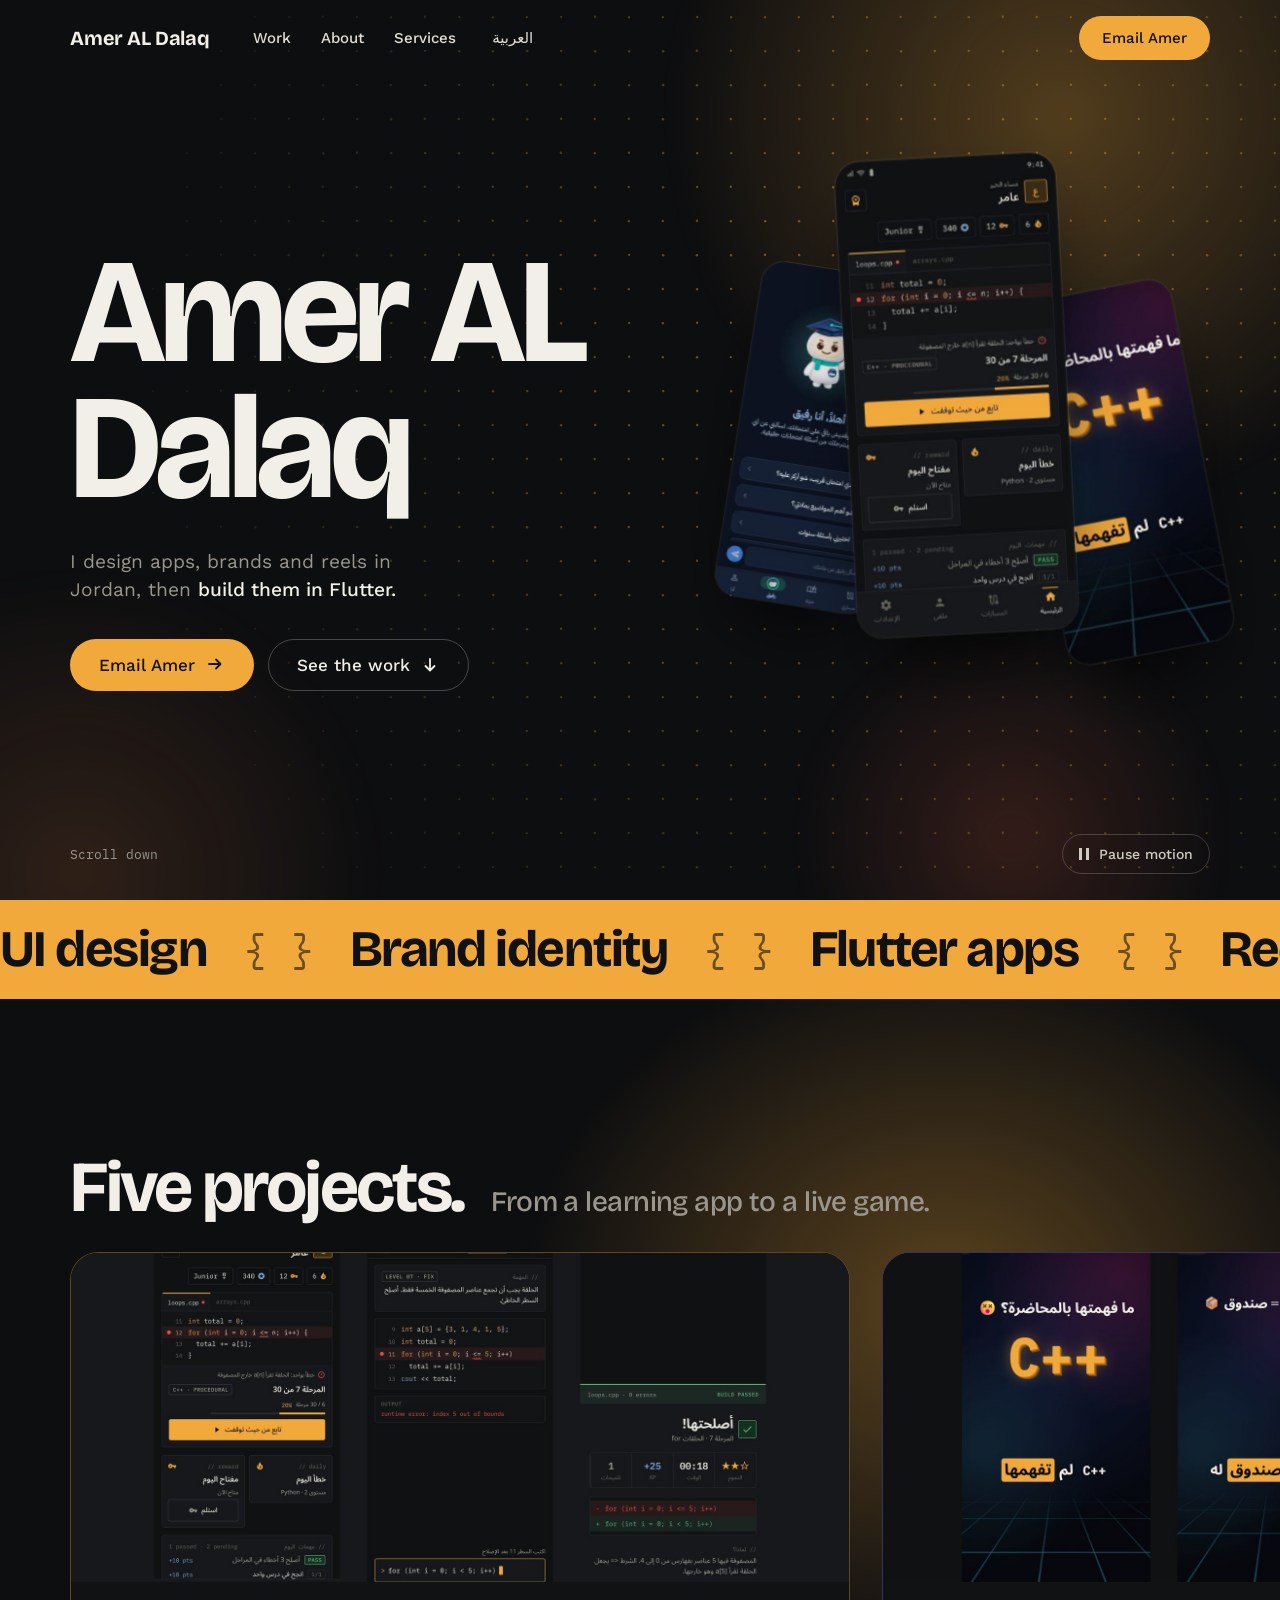
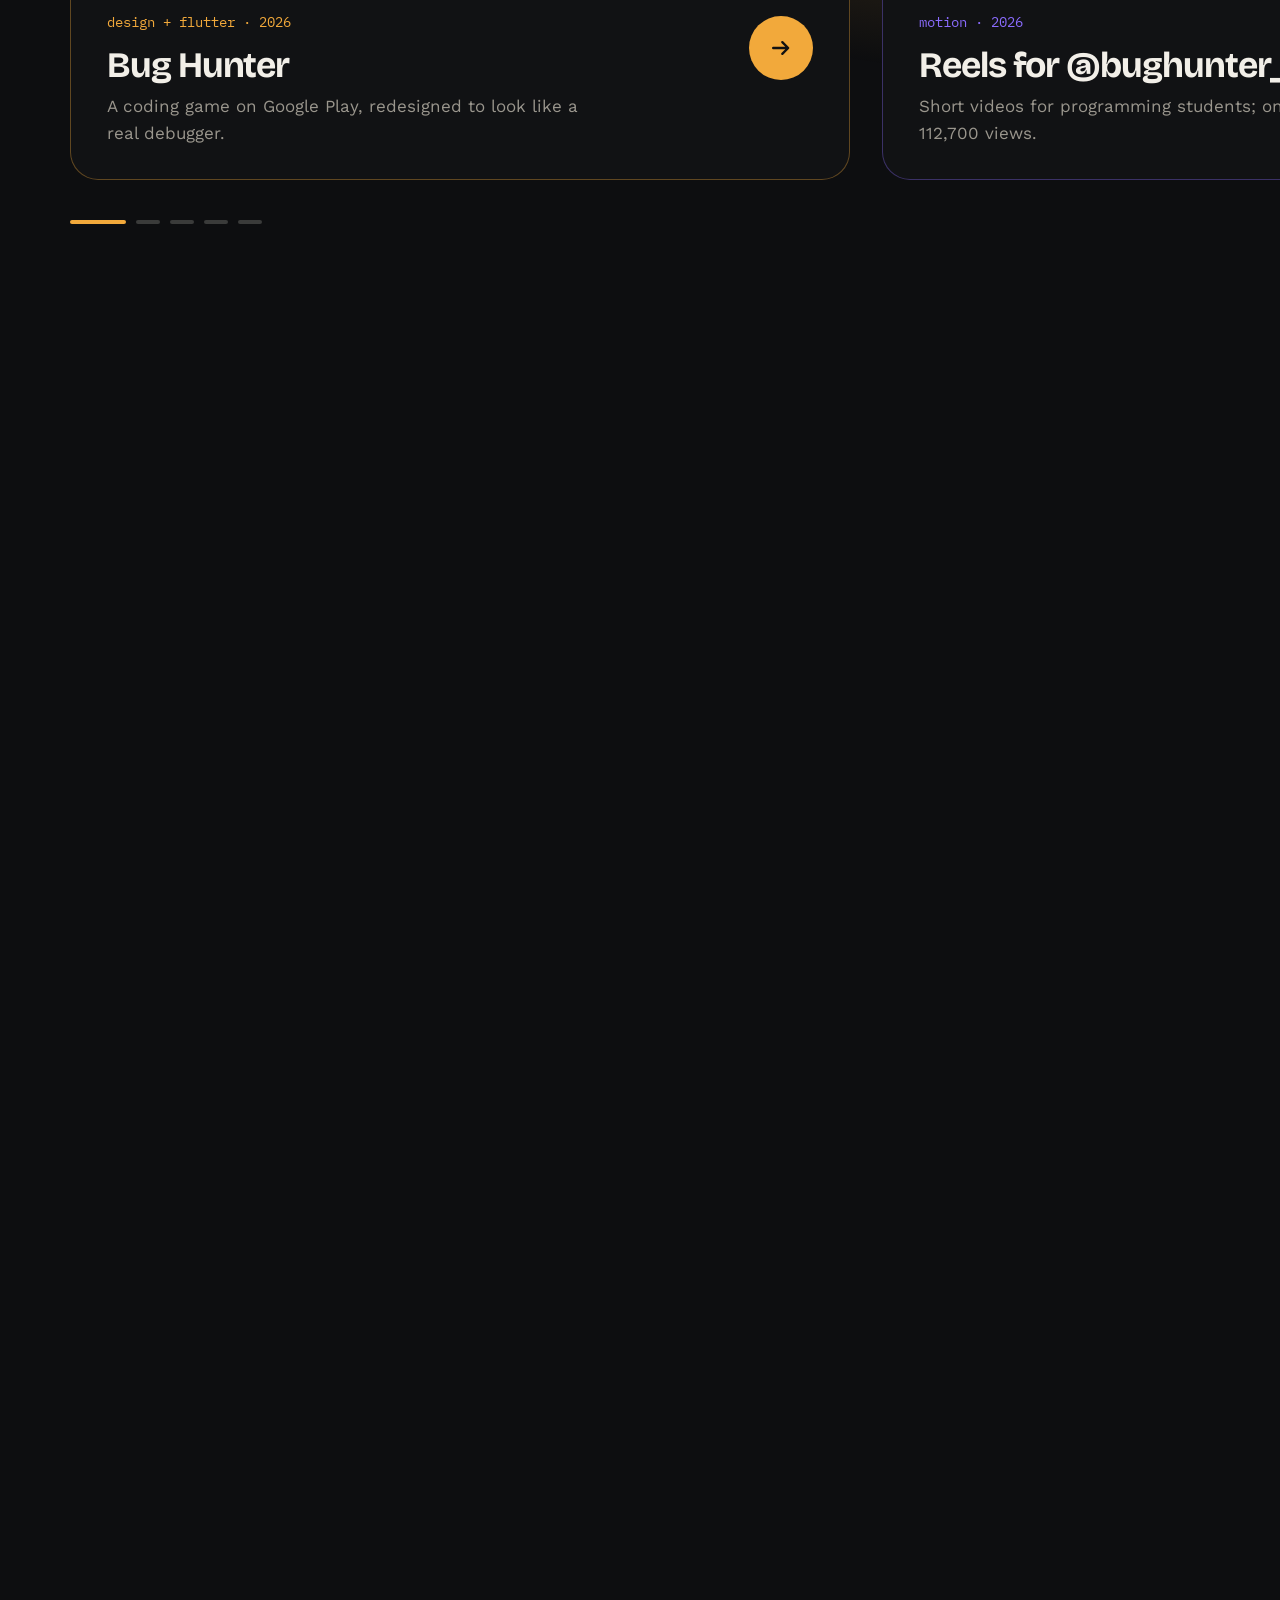
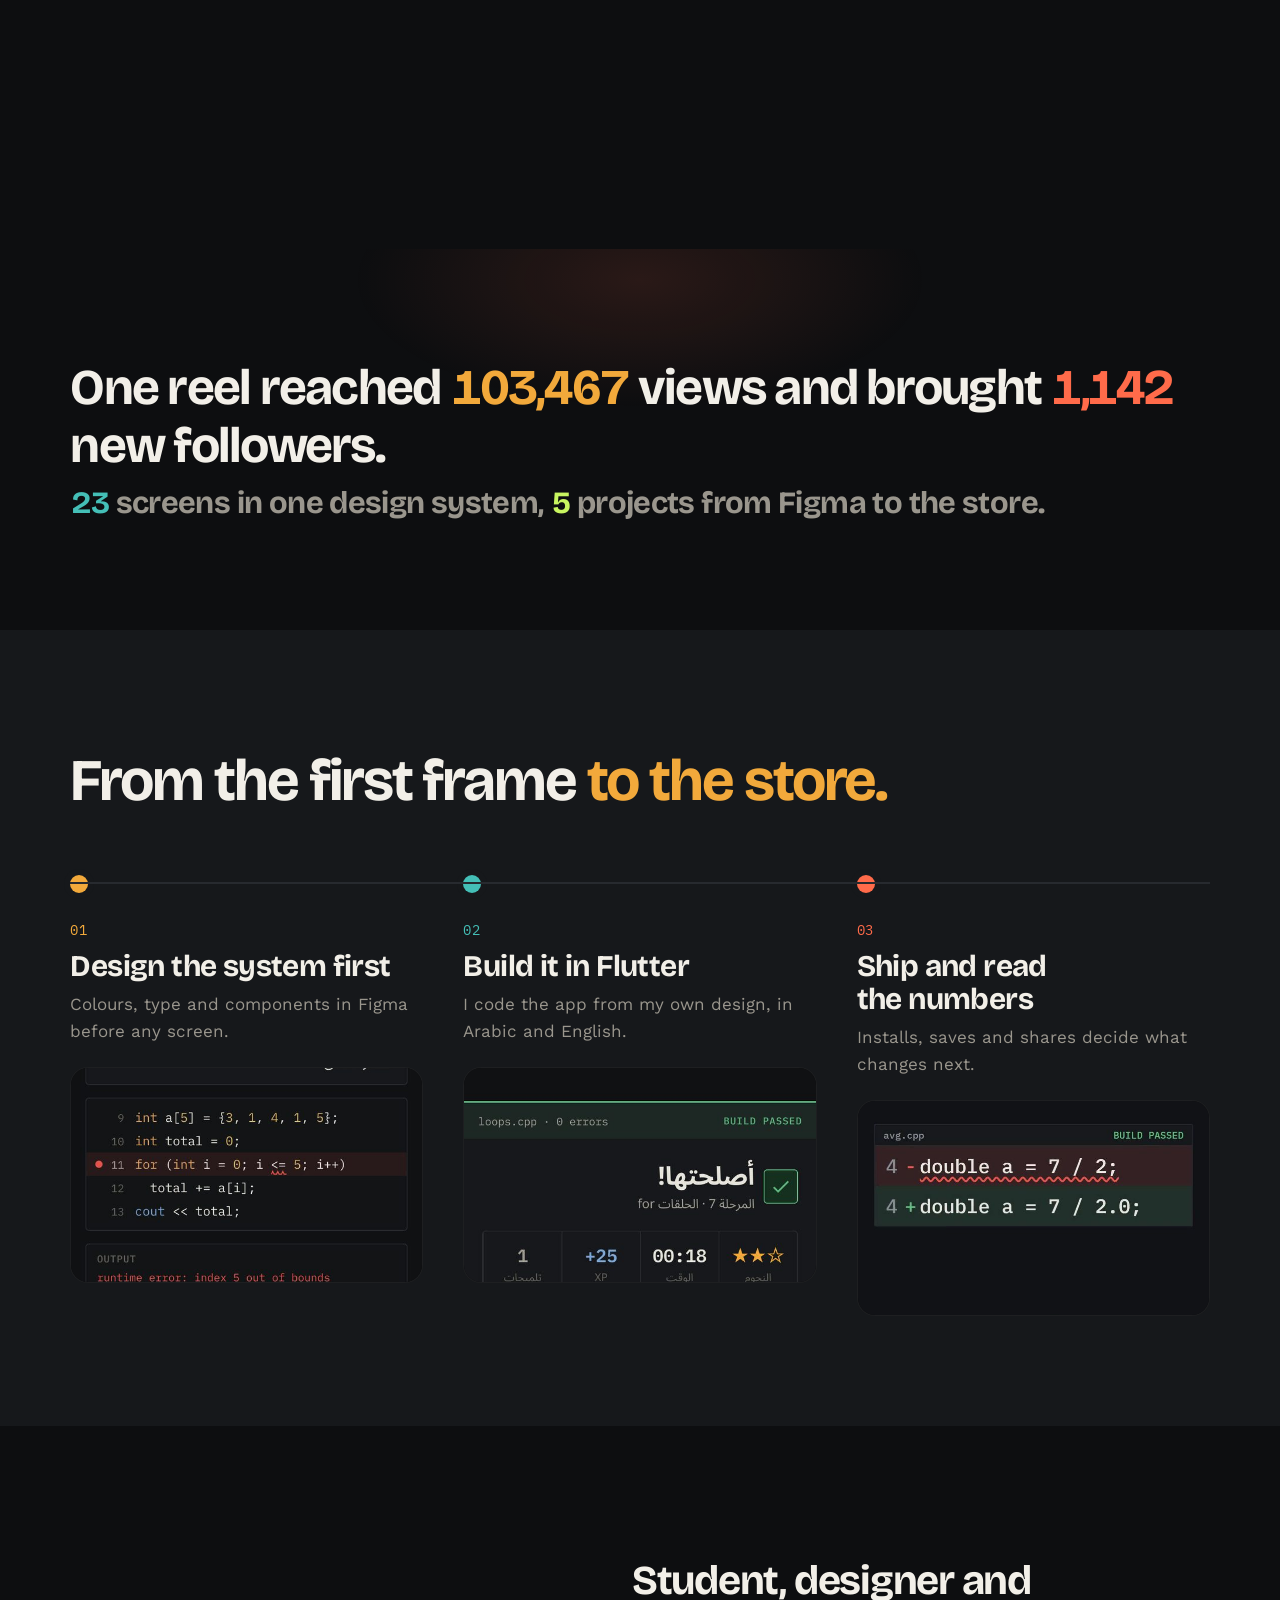
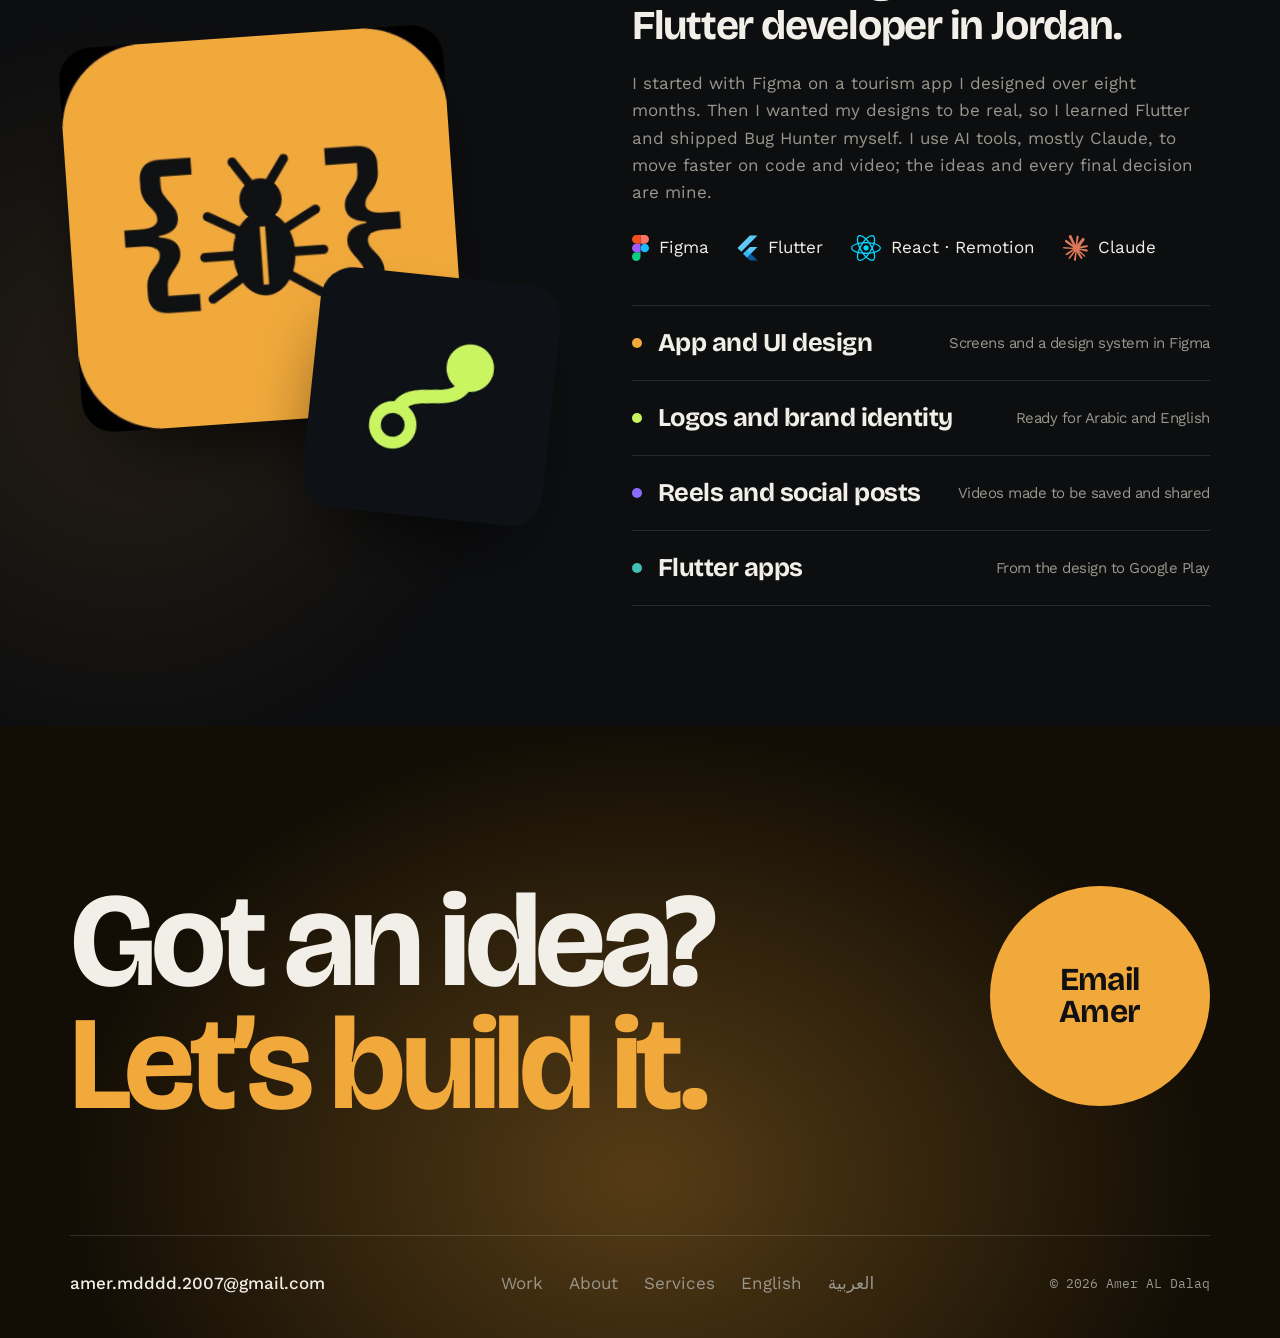
<file: index.html>
<!doctype html>
<html lang="en">
<head>
<meta charset="utf-8">
<meta name="viewport" content="width=device-width, initial-scale=1, viewport-fit=cover">
<title data-ar-title-text="عامر الدلق: مصمم تطبيقات وهويات بصرية في الأردن">Amer AL Dalaq: app and brand designer in Jordan</title>
<meta name="description" content="Portfolio of Amer AL Dalaq: the Bug Hunter game, the Wasla brand, the Masar and Travel JO apps, and reels, from the first Figma frame to Google Play." data-ar-content="أعمال عامر الدلق: لعبة Bug Hunter وهوية وَصلة وتطبيقا مسار وTravel JO والفيديوهات القصيرة، من أول إطار في Figma حتى Google Play.">
<meta property="og:type" content="website">
<meta property="og:title" content="Amer AL Dalaq: app and brand designer in Jordan">
<meta property="og:description" content="App screens, logos and reels, from Figma to Google Play.">
<meta property="og:image" content="share.jpg">
<meta name="twitter:card" content="summary_large_image">
<link rel="icon" href="favicon.svg" type="image/svg+xml">
<meta name="theme-color" content="#0d0e10">
<link rel="canonical" href="https://amermdd2007-cell.github.io/portfolio/">
<script>
  (function(){var q=new URLSearchParams(location.search).get('lang');
  if(q==='ar'){var r=document.documentElement;r.lang='ar';r.dir='rtl';r.classList.add('i18n-wait');setTimeout(function(){r.classList.remove('i18n-wait')},900)}})();
</script>
<link rel="preconnect" href="https://fonts.googleapis.com">
<link rel="preconnect" href="https://fonts.gstatic.com" crossorigin>
<link href="https://fonts.googleapis.com/css2?family=Bricolage+Grotesque:opsz,wght@12..96,500;12..96,700&family=Instrument+Serif:ital@1&family=Work+Sans:wght@400;500&family=IBM+Plex+Mono:wght@400&display=swap" rel="stylesheet">
<link rel="stylesheet" href="home.css">
</head>
<body>
<a class="skip" href="#top" data-ar="تخطَّ إلى المحتوى">Skip to content</a>

<header class="nav">
  <div class="wrap nav__bar">
    <a class="nav__logo" href="#top" data-ar="عامر الدلق">Amer AL Dalaq</a>
    <nav class="nav__links" aria-label="Main" data-ar-aria="الرئيسية">
      <a href="#work" data-ar="الأعمال">Work</a>
      <a href="#about" data-ar="عنّي">About</a>
      <a href="#services" data-ar="الخدمات">Services</a>
    </nav>
    <button class="lang" type="button" data-lang-toggle lang="ar" aria-label="اقرأ الصفحة بالعربية">العربية</button>
    <a class="btn btn--amber" href="mailto:amer.mdddd.2007@gmail.com" data-ar="راسل عامر">Email Amer</a>
  </div>
</header>

<main id="top">
  <!-- 01 hero: particles, glows, the name, three screens floating in 3D -->
  <section class="hero" aria-labelledby="hero-h">
    <canvas class="hero__field" aria-hidden="true"></canvas>
    <div class="glow glow--a" aria-hidden="true"></div><div class="glow glow--b" aria-hidden="true"></div><div class="glow glow--c" aria-hidden="true"></div>
    <div class="wrap hero__grid">
      <div>
        <h1 id="hero-h"><span class="ln"><span data-ar="عامر">Amer AL</span></span><span class="ln"><span data-ar="الدلق">Dalaq</span></span></h1>
        <p class="hero__lead" data-in data-ar="أصمّم التطبيقات والهويات والفيديوهات القصيرة في الأردن، ثم <em>أبنيها بـ Flutter.</em>">I design apps, brands and reels in Jordan, then <em>build them in Flutter.</em></p>
        <div class="hero__btns" data-in>
          <a class="btn btn--amber" href="mailto:amer.mdddd.2007@gmail.com"><span data-ar="راسل عامر">Email Amer</span><span class="ar"><svg class="ic" viewBox="0 0 20 20" aria-hidden="true"><path d="M4 10h11M11 5.5 15.5 10 11 14.5" fill="none" stroke="currentColor" stroke-width="1.8" stroke-linecap="round" stroke-linejoin="round"/></svg></span></a>
          <a class="btn btn--line" href="#work"><span data-ar="شاهد الأعمال">See the work</span><svg class="ic" viewBox="0 0 20 20" aria-hidden="true"><path d="M10 4v11M5.5 11 10 15.5 14.5 11" fill="none" stroke="currentColor" stroke-width="1.8" stroke-linecap="round" stroke-linejoin="round"/></svg></a>
        </div>
      </div>
      <div class="screens" aria-hidden="true">
        <div class="screens__in">
          <div class="scr scr--2"><img src="img/masar/08-340.jpg" alt="" width="340" height="736"></div>
          <div class="scr scr--3"><img src="img/reels/r1_2.jpg" srcset="img/reels/r1_2-340.jpg 340w, img/reels/r1_2.jpg 540w" sizes="(min-width: 900px) 200px, 30vw" alt="" width="540" height="960"></div>
          <div class="scr scr--1"><img src="img/bug-hunter/home.jpg" srcset="img/bug-hunter/home-340.jpg 340w, img/bug-hunter/home.jpg 600w" sizes="(min-width: 900px) 240px, 34vw" alt="" width="600" height="1298" fetchpriority="high"></div>
        </div>
      </div>
    </div>
    <div class="hero__foot"><div class="wrap"><span data-ar="انزل للأسفل">Scroll down</span><button class="motion-btn" type="button" data-motion-toggle aria-pressed="false"><span class="motion-btn__icon" aria-hidden="true"></span><span data-ar="أوقف الحركة">Pause motion</span></button></div></div>
  </section>

  <!-- 02 skills marquee -->
  <div class="marquee" aria-label="Skills" data-ar-aria="المهارات">
    <div class="marquee__track">
      <div class="marquee__row" data-ar="تصميم الواجهات <i>{ }</i> الهوية البصرية <i>{ }</i> تطبيقات Flutter <i>{ }</i> الريلز والموشن <i>{ }</i> أنظمة التصميم <i>{ }</i> عربي + إنجليزي <i>{ }</i>">UI design <i>{ }</i> Brand identity <i>{ }</i> Flutter apps <i>{ }</i> Reels &amp; motion <i>{ }</i> Design systems <i>{ }</i> Arabic + English <i>{ }</i></div>
      <div class="marquee__row" aria-hidden="true" data-ar="تصميم الواجهات <i>{ }</i> الهوية البصرية <i>{ }</i> تطبيقات Flutter <i>{ }</i> الريلز والموشن <i>{ }</i> أنظمة التصميم <i>{ }</i> عربي + إنجليزي <i>{ }</i>">UI design <i>{ }</i> Brand identity <i>{ }</i> Flutter apps <i>{ }</i> Reels &amp; motion <i>{ }</i> Design systems <i>{ }</i> Arabic + English <i>{ }</i></div>
    </div>
  </div>

  <!-- 03 work: pinned on a desktop, the track slides sideways, the glow takes each project's colour -->
  <section class="work" id="work" aria-labelledby="work-h">
    <div class="work__pin">
      <div class="work__glow" aria-hidden="true"></div>
      <div class="wrap">
        <div class="work__head">
          <h2 id="work-h" data-ar="خمسة مشاريع.">Five projects.</h2>
          <p data-ar="من تطبيق تعلّمت عليه حتى لعبة منشورة.">From a learning app to a live game.</p>
        </div>
        <div class="track">
          <a class="card" style="--c: var(--amber)" href="work/bug-hunter.html">
            <div class="card__img"><img src="img/cover-bug-hunter-800.jpg" srcset="img/cover-bug-hunter-800.jpg 800w, img/cover-bug-hunter.jpg 1600w" sizes="(min-width: 900px) 820px, 92vw" alt="Home, game and result screens of Bug Hunter 3.0" data-ar-alt="شاشات الرئيسية واللعب والنتيجة في Bug Hunter 3.0" style="view-transition-name: p-bug-hunter" loading="lazy" width="1600" height="1200"></div>
            <div class="card__body"><span class="card__tag" data-ar="تصميم + Flutter · 2026">design + flutter · 2026</span><h3>Bug Hunter</h3><p data-ar="لعبة برمجة على Google Play، أعدت تصميمها لتشبه أداة تصحيح حقيقية.">A coding game on Google Play, redesigned to look like a real debugger.</p><span class="card__go"><svg class="ic" viewBox="0 0 20 20" aria-hidden="true"><path d="M4 10h11M11 5.5 15.5 10 11 14.5" fill="none" stroke="currentColor" stroke-width="1.8" stroke-linecap="round" stroke-linejoin="round"/></svg></span></div>
          </a>
          <a class="card" style="--c: var(--violet)" href="work/reels.html">
            <div class="card__img"><img src="img/cover-reels-800.jpg" srcset="img/cover-reels-800.jpg 800w, img/cover-reels.jpg 1600w" sizes="(min-width: 900px) 820px, 92vw" alt="Frames from the C++ in a minute reel and a bug-fix reel" data-ar-alt="لقطات من فيديو ⁦C++⁩ بدقيقة وفيديو تصحيح خطأ" style="view-transition-name: p-reels" loading="lazy" width="1600" height="1200"></div>
            <div class="card__body"><span class="card__tag" data-ar="موشن · 2026">motion · 2026</span><h3 data-ar="فيديوهات @bughunter_code">Reels for @bughunter_code</h3><p data-ar="فيديوهات قصيرة لطلاب البرمجة؛ أحدها وصل إلى 112,700 مشاهدة.">Short videos for programming students; one reached 112,700 views.</p><span class="card__go"><svg class="ic" viewBox="0 0 20 20" aria-hidden="true"><path d="M4 10h11M11 5.5 15.5 10 11 14.5" fill="none" stroke="currentColor" stroke-width="1.8" stroke-linecap="round" stroke-linejoin="round"/></svg></span></div>
          </a>
          <a class="card" style="--c: var(--lime)" href="work/wasla.html">
            <div class="card__img"><img src="img/cover-wasla-800.jpg" srcset="img/cover-wasla-800.jpg 800w, img/cover-wasla.jpg 1200w" sizes="(min-width: 900px) 820px, 92vw" alt="The wasla mark: a hollow dot joined by a curve to a full dot" data-ar-alt="علامة وَصلة: نقطة مفرغة يصلها منحنى بنقطة ممتلئة" style="view-transition-name: p-wasla" loading="lazy" width="1200" height="900"></div>
            <div class="card__body"><span class="card__tag" data-ar="هوية بصرية · 2026">brand · 2026</span><h3 data-ar="هوية وَصلة">Wasla brand identity</h3><p data-ar="الاسم والعلامة والألوان لاستوديو التصميم والتطبيقات الخاص بي.">Name, mark and colours for my design and app studio.</p><span class="card__go"><svg class="ic" viewBox="0 0 20 20" aria-hidden="true"><path d="M4 10h11M11 5.5 15.5 10 11 14.5" fill="none" stroke="currentColor" stroke-width="1.8" stroke-linecap="round" stroke-linejoin="round"/></svg></span></div>
          </a>
          <a class="card" style="--c: var(--teal)" href="work/masar.html">
            <div class="card__img"><img src="img/cover-masar-800.jpg" srcset="img/cover-masar-800.jpg 800w, img/cover-masar.jpg 1600w" sizes="(min-width: 900px) 820px, 92vw" alt="Masar's home, mentor and profile screens" data-ar-alt="شاشات الرئيسية والمرشد والملف الشخصي في مسار" style="view-transition-name: p-masar" loading="lazy" width="1600" height="1200"></div>
            <div class="card__body"><span class="card__tag" data-ar="فريق من 3 · هاكاثون 2026">team of 3 · hackathon 2026</span><h3 data-ar="تطبيق مسار">Masar study app</h3><p data-ar="تطبيق مذاكرة من هاكاثون JORDAN.NEXT(). صمّمت ألوانه وشاشة المرشد والملف الشخصي.">A study app from the JORDAN.NEXT() hackathon. I made its colours, mentor screen and profile.</p><span class="card__go"><svg class="ic" viewBox="0 0 20 20" aria-hidden="true"><path d="M4 10h11M11 5.5 15.5 10 11 14.5" fill="none" stroke="currentColor" stroke-width="1.8" stroke-linecap="round" stroke-linejoin="round"/></svg></span></div>
          </a>
          <a class="card" style="--c: var(--turq)" href="work/travel-jo.html">
            <div class="card__img"><img src="img/cover-travel-jo-800.jpg" srcset="img/cover-travel-jo-800.jpg 800w, img/cover-travel-jo.jpg 1200w" sizes="(min-width: 900px) 820px, 92vw" alt="Travel JO's welcome screen over Petra, the Petra page and a list of places" data-ar-alt="شاشة ترحيب Travel JO فوق البتراء، وصفحة البتراء، وقائمة أماكن" style="view-transition-name: p-travel-jo" loading="lazy" width="1200" height="900"></div>
            <div class="card__body"><span class="card__tag" data-ar="مشروع تعلّم">learning project</span><h3 data-ar="تطبيق Travel JO">Travel JO tourism app</h3><p data-ar="أول مشروع كبير لي في Figma: تطبيق سياحي بالعربية والإنجليزية والفرنسية.">My first big Figma project: a tourism app in Arabic, English and French.</p><span class="card__go"><svg class="ic" viewBox="0 0 20 20" aria-hidden="true"><path d="M4 10h11M11 5.5 15.5 10 11 14.5" fill="none" stroke="currentColor" stroke-width="1.8" stroke-linecap="round" stroke-linejoin="round"/></svg></span></div>
          </a>
        </div>
        <div class="dots" aria-hidden="true"><i class="is-on"></i><i></i><i></i><i></i><i></i></div>
      </div>
    </div>
  </section>

  <!-- 04 the numbers, said as one sentence; the figures count up as they arrive -->
  <section class="nums" aria-labelledby="nums-h">
    <div class="wrap">
      <h2 id="nums-h" class="nums__line" data-rise data-ar="فيديو واحد وصل إلى <b style=&quot;--c: var(--amber)&quot;>112,700</b> مشاهدة وجلب <b style=&quot;--c: var(--coral)&quot;>1,245</b> متابعاً جديداً. <span>و<b style=&quot;--c: var(--teal)&quot;>25</b> شاشة في نظام تصميم واحد، و<b style=&quot;--c: var(--lime)&quot;>5</b> مشاريع من Figma حتى المتجر.</span>">One reel reached <b style="--c: var(--amber)" data-count="112700">112,700</b> views and brought <b style="--c: var(--coral)" data-count="1245">1,245</b> new followers. <span><b style="--c: var(--teal)" data-count="25">25</b> screens in one design system, <b style="--c: var(--lime)" data-count="5">5</b> projects from Figma to the store.</span></h2>
    </div>
  </section>

  <!-- 05 process -->
  <section class="proc" id="process" aria-labelledby="proc-h">
    <div class="wrap">
      <h2 class="big" id="proc-h" data-rise data-ar="من أول إطار <em>حتى المتجر.</em>">From the first frame <em>to the store.</em></h2>
      <div class="proc__line" aria-hidden="true"><i></i></div>
      <div class="proc__steps">
        <article class="step" style="--c: var(--amber)" data-rise><div class="step__dot"></div><span class="mono">01</span><h3 data-ar="النظام قبل الشاشات">Design the system first</h3><p data-ar="الألوان والخطوط والمكوّنات في Figma قبل أي شاشة.">Colours, type and components in Figma before any screen.</p><div class="step__img"><img src="img/bug-hunter/game.jpg" alt="The Bug Hunter game screen with the bug underlined in red" data-ar-alt="شاشة اللعب في Bug Hunter وتحت الخطأ خط أحمر" loading="lazy" width="600" height="1298" style="object-position: 50% 30%"></div></article>
        <article class="step" style="--c: var(--teal); --d: 120ms" data-rise><div class="step__dot"></div><span class="mono">02</span><h3 data-ar="أبنيه بـ Flutter">Build it in Flutter</h3><p data-ar="أكتب التطبيق من تصميمي، بالعربية والإنجليزية.">I code the app from my own design, in Arabic and English.</p><div class="step__img"><img src="img/bug-hunter/result.jpg" alt="The result screen: build passed with the diff of the fix" data-ar-alt="شاشة النتيجة: نجح البناء مع الفرق بين السطرين" loading="lazy" width="600" height="1298" style="object-position: 50% 52%"></div></article>
        <article class="step" style="--c: var(--coral); --d: 240ms" data-rise><div class="step__dot"></div><span class="mono">03</span><h3 data-ar="أنشر وأقرأ الأرقام">Ship and read the numbers</h3><p data-ar="التحميلات والحفظ والمشاركة تقرّر ماذا يتغيّر بعد ذلك.">Installs, saves and shares decide what changes next.</p><div class="step__img"><img src="img/reels/r4_20-1080-700.jpg" alt="A reel frame fixing a bug: 7 / 2 changed to 7 / 2.0" data-ar-alt="لقطة من فيديو يصلّح خطأ: 7 / 2 تصبح 7 / 2.0" loading="lazy" width="700" height="1244" style="object-position: 50% 42%"></div></article>
      </div>
    </div>
  </section>

  <!-- 06 about + services -->
  <section class="about" id="about" aria-labelledby="about-h">
    <div class="wrap about__grid">
      <div class="tiles" aria-hidden="true">
        <div class="tile tile--a"><img src="img/bug-hunter/logo-800.jpg" srcset="img/bug-hunter/logo-400.jpg 400w, img/bug-hunter/logo-800.jpg 800w" sizes="(min-width: 900px) 420px, 80vw" alt="" width="800" height="800" loading="lazy"></div>
        <div class="tile tile--b"><img src="img/wasla/wasla-profile-800.jpg" srcset="img/wasla/wasla-profile-400.jpg 400w, img/wasla/wasla-profile-800.jpg 800w" sizes="(min-width: 900px) 260px, 50vw" alt="" width="800" height="800" loading="lazy"></div>
      </div>
      <div>
        <h2 id="about-h" data-rise data-ar="طالب ومصمم ومطوّر Flutter في الأردن.">Student, designer and Flutter developer in Jordan.</h2>
        <p data-rise data-ar="بدأت مع Figma بتطبيق سياحي صمّمته على مدى ثمانية أشهر. ثم أردت أن تصبح تصاميمي حقيقية، فتعلّمت Flutter ونشرت Bug Hunter بنفسي. أستخدم أدوات الذكاء الاصطناعي، وأكثرها Claude، لأسرع في الكود والفيديو؛ الفكرة وكل قرار أخير مني.">I started with Figma on a tourism app I designed over eight months. Then I wanted my designs to be real, so I learned Flutter and shipped Bug Hunter myself. I use AI tools, mostly Claude, to move faster on code and video; the ideas and every final decision are mine.</p>
        <ul class="tools" aria-label="Tools I use" data-ar-aria="الأدوات التي أستخدمها">
          <li><img src="assets/icons/figma.svg" alt="" width="27" height="40" loading="lazy">Figma</li>
          <li><img src="assets/icons/flutter.svg" alt="" width="33" height="40" loading="lazy">Flutter</li>
          <li><img src="assets/icons/react.svg" alt="" width="40" height="36" loading="lazy">React · Remotion</li>
          <li><img src="assets/icons/claude.svg" alt="" width="40" height="40" loading="lazy">Claude</li>
        </ul>
        <ul class="svc" id="services" aria-label="Services" data-ar-aria="الخدمات">
          <li style="--c: var(--amber)"><a href="mailto:amer.mdddd.2007@gmail.com?subject=App%20design"><i></i><span data-ar="تصميم التطبيقات والواجهات">App and UI design</span><small data-ar="شاشات ونظام تصميم في Figma">Screens and a design system in Figma</small></a></li>
          <li style="--c: var(--lime)"><a href="mailto:amer.mdddd.2007@gmail.com?subject=Brand%20identity"><i></i><span data-ar="الشعارات والهوية البصرية">Logos and brand identity</span><small data-ar="جاهزة للعربية والإنجليزية">Ready for Arabic and English</small></a></li>
          <li style="--c: var(--violet)"><a href="mailto:amer.mdddd.2007@gmail.com?subject=Reels"><i></i><span data-ar="الريلز ومنشورات التواصل">Reels and social posts</span><small data-ar="فيديوهات تُحفظ وتُشارك">Videos made to be saved and shared</small></a></li>
          <li style="--c: var(--teal)"><a href="mailto:amer.mdddd.2007@gmail.com?subject=Flutter%20app"><i></i><span data-ar="تطبيقات Flutter">Flutter apps</span><small data-ar="من التصميم حتى Google Play">From the design to Google Play</small></a></li>
        </ul>
      </div>
    </div>
  </section>
</main>

<!-- 07 contact -->
<footer class="contact" id="contact" aria-labelledby="contact-h">
  <div class="wrap">
    <div class="contact__row">
      <h2 id="contact-h" data-ar="عندك فكرة؟ <em>خلّينا نبنيها.</em>">Got an idea? <em>Let’s build it.</em></h2>
      <a class="magnet" href="mailto:amer.mdddd.2007@gmail.com" data-ar="راسل<br>عامر">Email<br>Amer</a>
    </div>
    <div class="foot">
      <a class="mail" href="mailto:amer.mdddd.2007@gmail.com">amer.mdddd.2007@gmail.com</a>
      <nav aria-label="Footer" data-ar-aria="روابط">
        <a href="#work" data-ar="الأعمال">Work</a><a href="#about" data-ar="عنّي">About</a><a href="#services" data-ar="الخدمات">Services</a>
        <a href="index.html" lang="en">English</a><a href="index.html?lang=ar" lang="ar">العربية</a>
      </nav>
      <small>© 2026 <span data-ar="عامر الدلق">Amer AL Dalaq</span></small>
    </div>
  </div>
</footer>

<script type="module" src="site.js"></script>
<script type="module" src="home.js"></script>
</body>
</html>
</file>
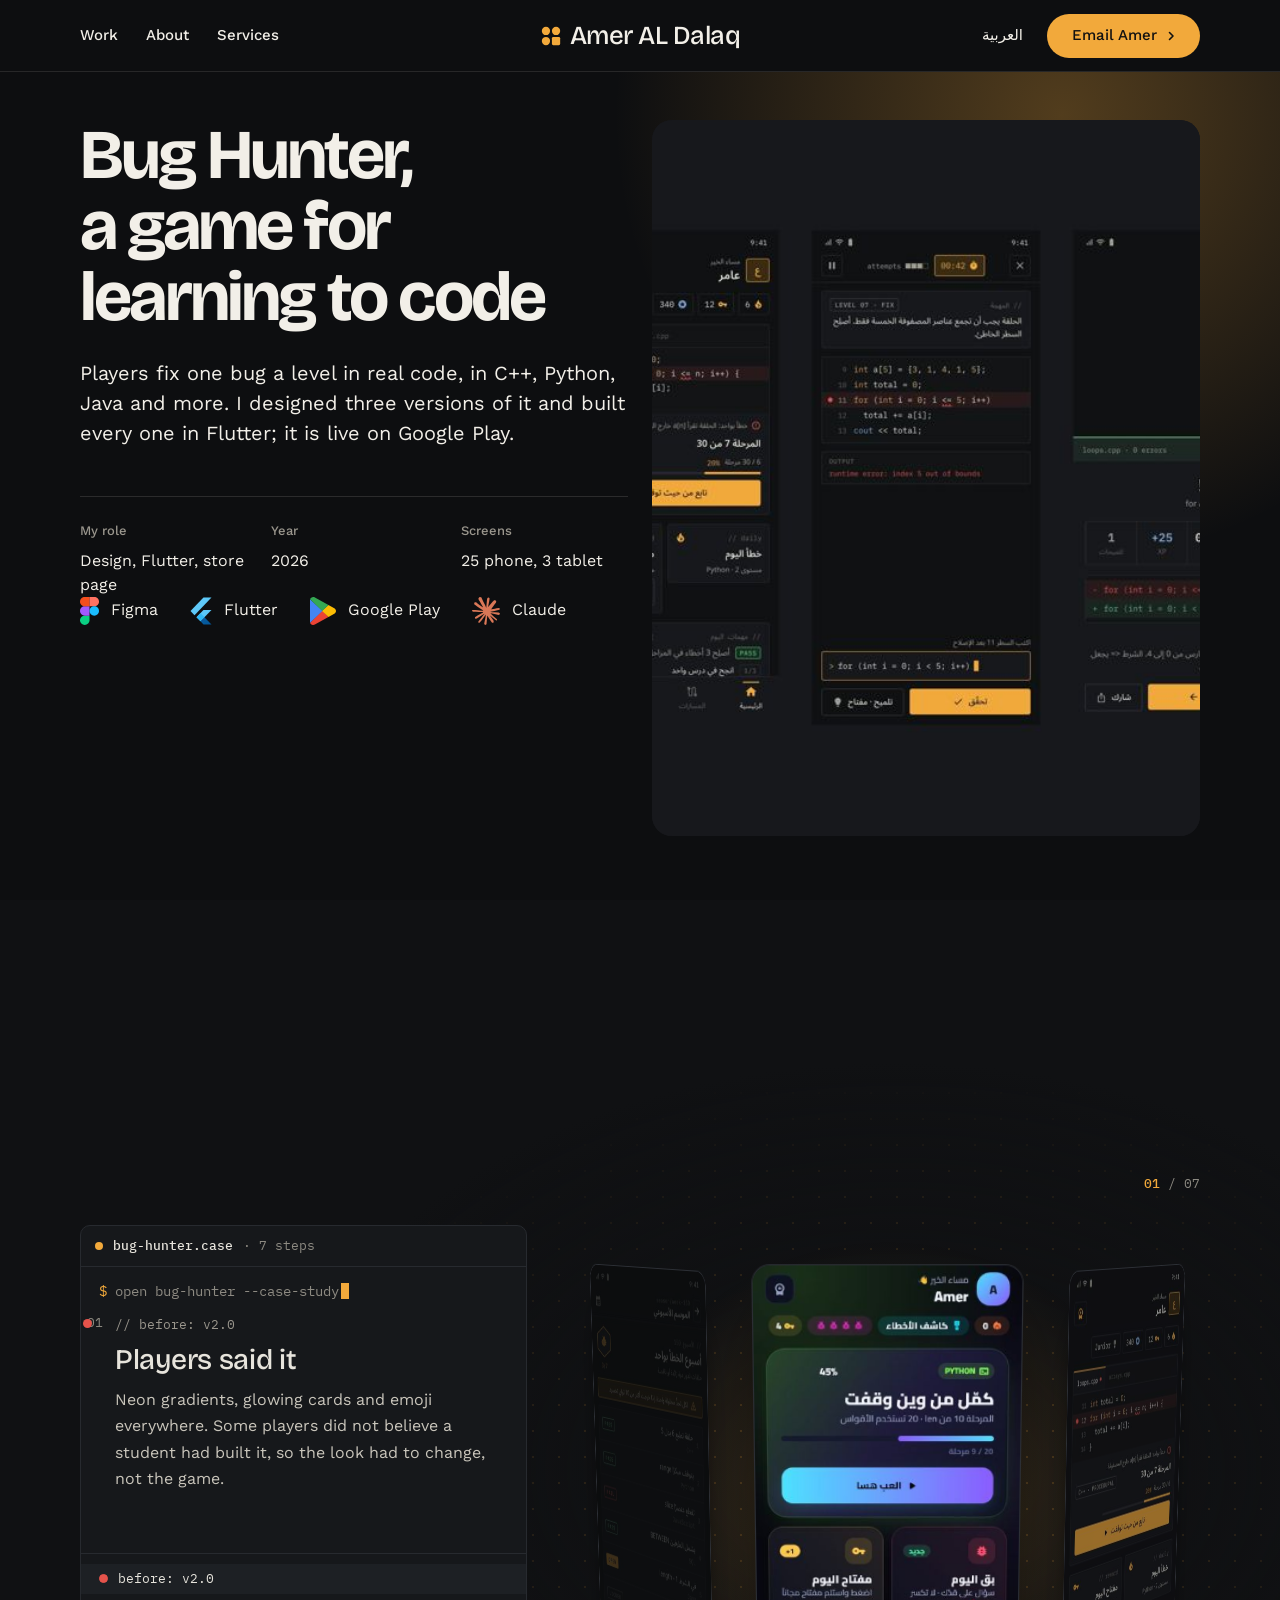
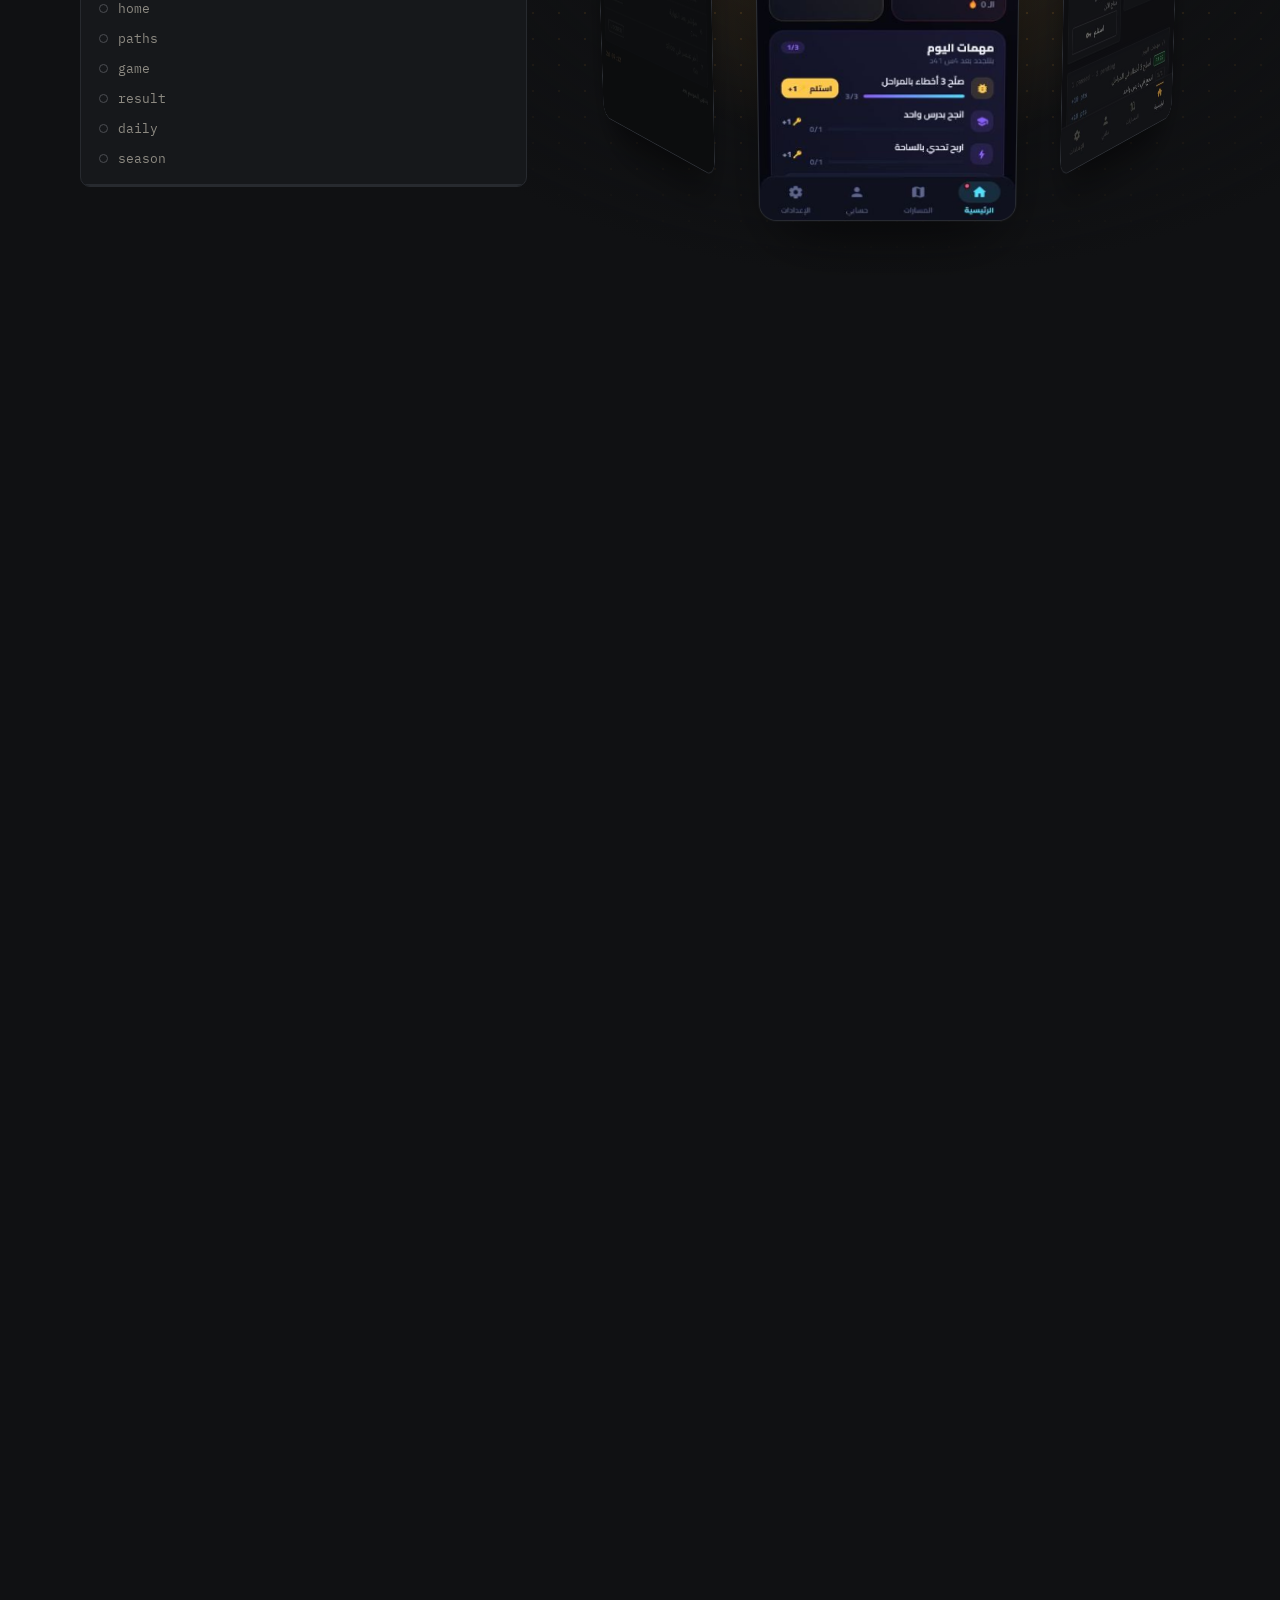
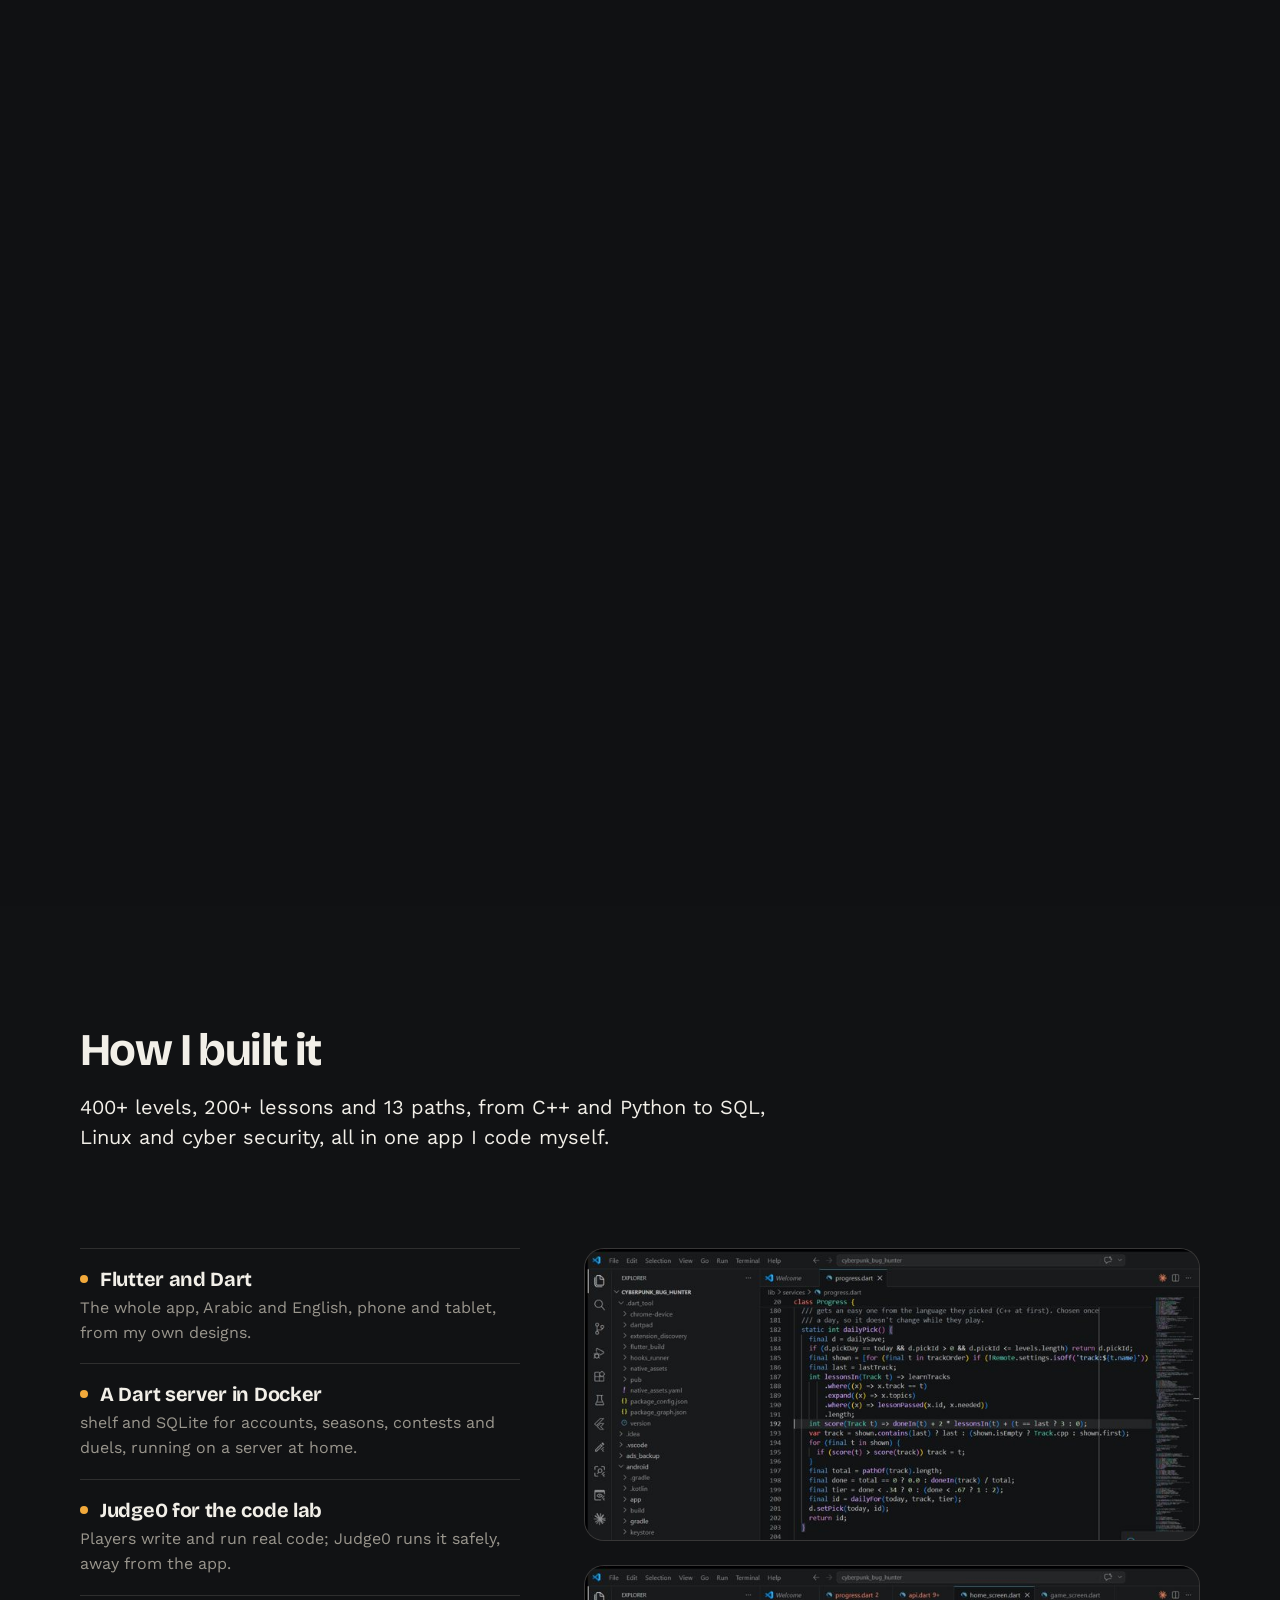
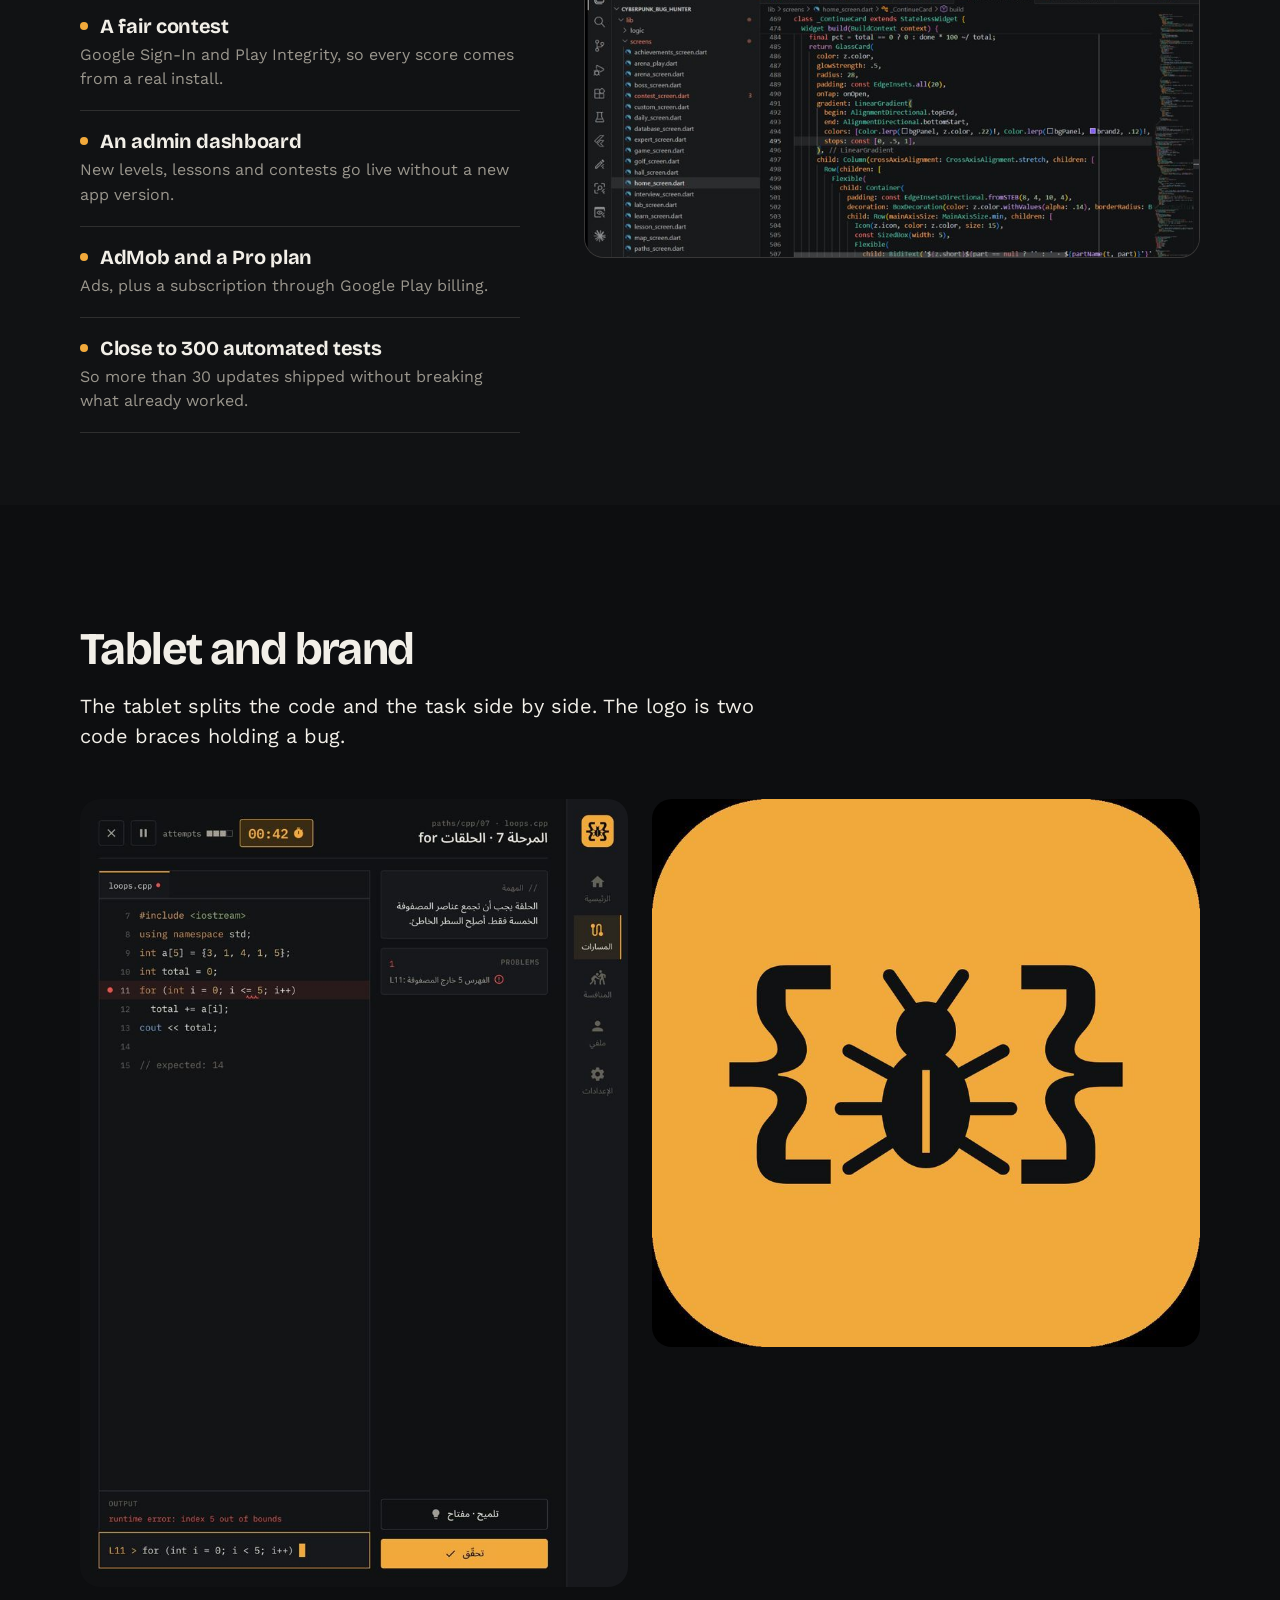
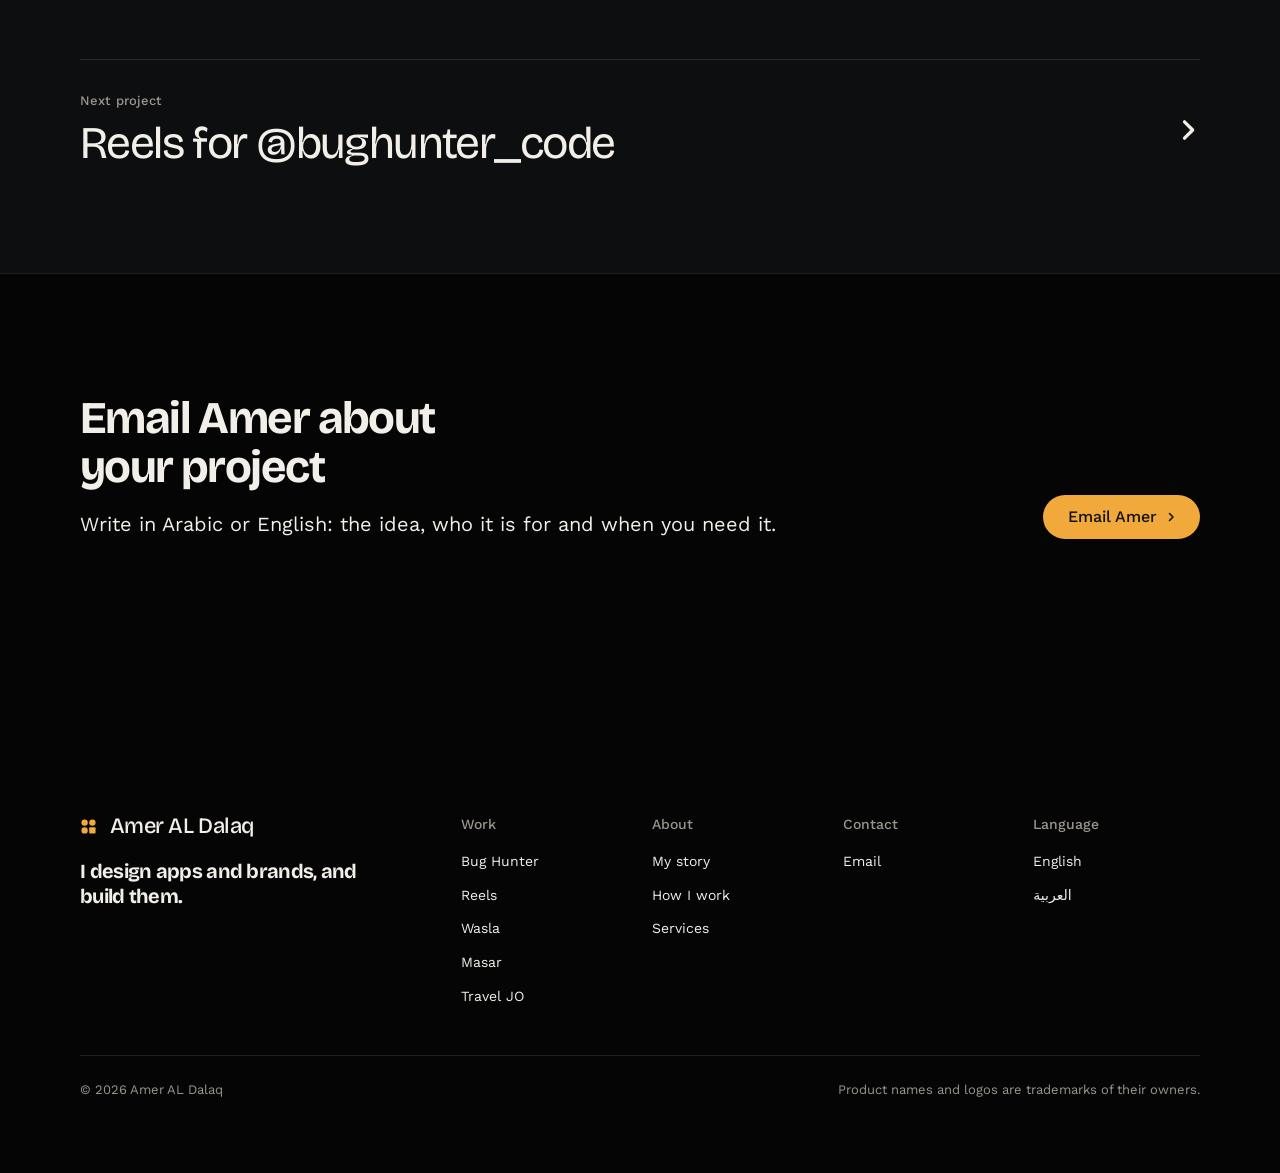
<file: work/bug-hunter.html>
<!doctype html>
<html lang="en" data-type="service" data-radius="soft" data-buttons="pill" data-motion style="--pc: #f2a93b">
<head>
<meta charset="utf-8">
<meta name="viewport" content="width=device-width, initial-scale=1, viewport-fit=cover">
<title data-ar-title-text="Bug Hunter: لعبة برمجة صمّمها وبناها عامر الدلق">Bug Hunter: a programming game, designed and built by Amer AL Dalaq</title>
<meta name="description" content="How Bug Hunter 3.0 was redesigned in Figma to look like a real debugger, then rebuilt in Flutter and published on Google Play." data-ar-content="كيف أُعيد تصميم Bug Hunter 3.0 في Figma ليشبه أداة تصحيح حقيقية، ثم بُني بـ Flutter ونُشر على Google Play.">
<meta property="og:type" content="article">
<meta property="og:title" content="Bug Hunter: a programming game, designed and built by Amer AL Dalaq">
<meta property="og:description" content="How Bug Hunter 3.0 was redesigned in Figma to look like a real debugger, then rebuilt in Flutter and published on Google Play.">
<meta property="og:image" content="../img/cover-bug-hunter.jpg">
<meta name="twitter:card" content="summary_large_image">
<link rel="icon" href="../favicon.svg" type="image/svg+xml">
<meta name="theme-color" content="#0d0e10">
<meta name="site-kind" content="other">
<meta name="page-type" content="service">
<script>
  (function(){var q=new URLSearchParams(location.search).get('lang');
  if(q==='ar'){var r=document.documentElement;r.lang='ar';r.dir='rtl';r.classList.add('i18n-wait');setTimeout(function(){r.classList.remove('i18n-wait')},900)}})();
</script>
<link rel="preconnect" href="https://fonts.googleapis.com">
<link rel="preconnect" href="https://fonts.gstatic.com" crossorigin>
<link href="https://fonts.googleapis.com/css2?family=Bricolage+Grotesque:opsz,wght@12..96,500;12..96,700&family=Instrument+Serif:ital@1&family=Work+Sans:wght@400..600&family=IBM+Plex+Mono:wght@400;500&display=swap" rel="stylesheet">
<link rel="stylesheet" href="../assets/system.css">
<link rel="stylesheet" href="../assets/ui/cards.css">
<link rel="stylesheet" href="../assets/motion/motion.css">
<link rel="stylesheet" href="../assets/layout/layout.css">
<link rel="stylesheet" href="../assets/icons/icon.css">
<style>
:root {
  --p-bg: #0d0e10; --p-surface: #16181b; --p-ink: #f2efe8; --p-muted: #9a968d;
  --p-accent: #f2a93b; --p-accent-ink: #111111; --p-action: #f2a93b; --p-action-ink: #111111;
  --p-inv-bg: #16181b; --p-inv-surface: #1d2024; --p-inv-ink: #f2efe8; --p-inv-muted: #9a968d;
  --p-inv-accent: #f2a93b; --p-inv-accent-ink: #111111; --p-inv-action: #f2a93b; --p-inv-action-ink: #111111;
  --font-display: "Bricolage Grotesque", "Work Sans", system-ui, sans-serif;
  --font-text: "Work Sans", system-ui, sans-serif;
  --display-weight: 700; --display-tracking: -0.035em; --display-tracking-xl: -0.045em; --ly-scale: 1.04;
}
</style>
<link rel="stylesheet" href="../site.css">
<link rel="stylesheet" href="../story3d.css">
<script>document.documentElement.classList.add('m-enter');setTimeout(()=>document.documentElement.classList.add('m-enter-done'),700)</script>
</head>
<body>
<header class="nav nav--split">
  <div class="wrap nav__bar">
    <a class="skip-link" href="#top" data-ar="تخطَّ إلى المحتوى">Skip to content</a>
    <nav class="nav__links" aria-label="Main" data-ar-aria="الرئيسية">
      <div class="nav__item"><a class="nav__link" href="../index.html#work" data-ar="الأعمال">Work</a></div>
      <div class="nav__item"><a class="nav__link" href="../index.html#about" data-ar="عنّي">About</a></div>
      <div class="nav__item"><a class="nav__link" href="../index.html#services" data-ar="الخدمات">Services</a></div>
    </nav>
    <a class="nav__logo" href="../index.html"><span class="mark" data-mark="dots" aria-hidden="true"></span><span data-ar="عامر الدلق">Amer AL Dalaq</span></a>
    <div class="nav__actions">
      <button class="lang-toggle nav__link" type="button" data-lang-toggle lang="ar" aria-label="اقرأ الصفحة بالعربية">العربية</button>
      <a class="btn btn--primary" href="mailto:amer.mdddd.2007@gmail.com" data-ar="راسل عامر">Email Amer</a>
    </div>
    <button class="nav__toggle" type="button" aria-expanded="false" aria-label="Menu" data-ar-aria="القائمة">
      <svg width="18" height="18" viewBox="0 0 18 18" aria-hidden="true"><path d="M2 5h14M2 13h14" stroke="currentColor" stroke-width="1.6" stroke-linecap="round"/></svg>
    </button>
  </div>
</header>
<main id="top">
  <section class="hero hero--split" data-enter aria-labelledby="hero-h">
    <div class="wrap">
      <div class="hero-text grid hero-split">
        <div class="hero-copy span-6">
          <h1 id="hero-h" data-ar="Bug Hunter، لعبة لتعلّم البرمجة">Bug Hunter, a game for learning to code</h1>
          <p class="t-lead" data-ar="يصلّح اللاعب خطأً واحداً في كل مرحلة داخل كود حقيقي، بلغات مثل ⁦C++⁩ وPython وJava. صمّمت منها ثلاث نسخ وبنيت كل نسخة بـ Flutter، وهي منشورة على Google Play.">Players fix one bug a level in real code, in C++, Python, Java and more. I designed three versions of it and built every one in Flutter; it is live on Google Play.</p>
          <dl class="facts"><div><dt data-ar="دوري">My role</dt><dd data-ar="التصميم والبرمجة وصفحة المتجر">Design, Flutter, store page</dd></div><div><dt data-ar="السنة">Year</dt><dd data-ar="2026">2026</dd></div><div><dt data-ar="الشاشات">Screens</dt><dd data-ar="25 للجوال و3 للتابلت">25 phone, 3 tablet</dd></div></dl>
          <ul class="tools"><li><img src="../assets/icons/figma.svg" alt="" width="27" height="40" loading="lazy">Figma</li><li><img src="../assets/icons/flutter.svg" alt="" width="33" height="40" loading="lazy">Flutter</li><li><img src="../assets/icons/google-play.svg" alt="" width="36" height="40" loading="lazy">Google Play</li><li><img src="../assets/icons/claude.svg" alt="" width="40" height="40" loading="lazy">Claude</li></ul>
        </div>
        <div class="hero-visual frame frame--photo span-6 start-7">
          <img class="frame__img" src="../img/cover-bug-hunter.jpg" srcset="../img/cover-bug-hunter-800.jpg 800w, ../img/cover-bug-hunter.jpg 1600w" sizes="(min-width: 1024px) 45vw, 92vw" width="1600" height="1200" alt="Home, game and result screens of Bug Hunter 3.0" data-ar-alt="شاشات الرئيسية واللعب والنتيجة في Bug Hunter 3.0" style="view-transition-name: p-bug-hunter" fetchpriority="high">
        </div>
      </div>
    </div>
  </section>
  <section class="s3" data-story aria-labelledby="s3-h">
    <div class="s3__pin">
      <div class="wrap">
        <h2 id="s3-h" class="sr-only" data-ar="Bug Hunter، شاشة شاشة">Bug Hunter, screen by screen</h2>
        <div class="s3__grid">
          <div class="s3__editor">
            <div class="s3__tabs"><span class="dot" aria-hidden="true"></span><b>bug-hunter.case</b><span>· 7 steps</span></div>
            <p class="s3__cmd" aria-hidden="true"><span class="p">$</span> <span data-type>open bug-hunter --case-study</span><span class="caret"></span></p>
            <div class="s3__steps"><div class="s3__step"><span class="s3__ln">01</span><div><span class="c" data-ar="// قبل: النسخة 2.0">// before: v2.0</span><h3 data-ar="قال اللاعبون إنها تبدو مصنوعة بالذكاء الاصطناعي">Players said it looked AI-made</h3><p data-ar="تدرّجات لامعة وبطاقات مضيئة وإيموجي في كل مكان. بعض اللاعبين لم يصدّقوا أن طالباً بناها، فكان لا بد أن يتغيّر الشكل لا اللعبة.">Neon gradients, glowing cards and emoji everywhere. Some players did not believe a student had built it, so the look had to change, not the game.</p></div></div><div class="s3__step"><span class="s3__ln">04</span><div><span class="c" data-ar="// الرئيسية">// home</span><h3 data-ar="الرئيسية تُفتح كمحرّر كود">Home opens like a code editor</h3><p data-ar="المرحلة التالية تنتظر في تبويب محرّر بأرقام أسطر والخطأ معلَّم مسبقاً. يرى اللاعب الكود قبل أن يرى أي قائمة.">The next level waits in an editor tab with line numbers and the bug already marked. Players see code before they see a menu.</p></div></div><div class="s3__step"><span class="s3__ln">07</span><div><span class="c" data-ar="// المسارات">// paths</span><h3 data-ar="اللغات كمستكشف ملفات">Languages as a file explorer</h3><p data-ar="⁦C++⁩ وPython وJava وباقي اللغات في شجرة ملفات مع تقدّم كل منها، كما يتصفح المبرمج مشروعه.">C++, Python, Java and the rest sit in an explorer tree with their progress, the way a programmer browses a project.</p></div></div><div class="s3__step"><span class="s3__ln">10</span><div><span class="c" data-ar="// اللعب">// game</span><h3 data-ar="الخطأ تحته خط أحمر متموّج">The bug gets a red squiggle</h3><p data-ar="السطر الخاطئ عليه &lt;b&gt;نقطة توقف&lt;/b&gt; وخط أحمر متموّج، كتحذير المترجم. ولوحة المخرجات تعرض خطأ التشغيل الحقيقي.">The broken line has a <b>breakpoint dot</b> and a red squiggle, like a compiler warning. The output panel shows the real runtime error.</p></div></div><div class="s3__step"><span class="s3__ln">13</span><div><span class="c" data-ar="// النتيجة">// result</span><h3 data-ar="نجح البناء، مع الفرق">Build passed, with the diff</h3><p data-ar="بدل الاحتفالات، يحصل اللاعب على ما يحصل عليه المطوّر: &lt;b&gt;BUILD PASSED&lt;/b&gt;، والوقت، والنقاط، والفرق الأحمر والأخضر للسطر الذي أصلحه.">Instead of confetti, the player gets what a developer gets: <b>BUILD PASSED</b>, the time, the points and the red and green diff of the fixed line.</p></div></div><div class="s3__step"><span class="s3__ln">16</span><div><span class="c" data-ar="// اليومي">// daily</span><h3 data-ar="مخطط مساهمات للأيام المتتالية">A contribution graph for streaks</h3><p data-ar="خطأ اليوم يحفظ شبكة الأيام المحلولة باللون الكهرماني، المخطط نفسه الذي يعرفه المبرمجون من سجل أكوادهم.">The daily bug keeps a grid of solved days in amber, the same graph programmers know from their code history.</p></div></div><div class="s3__step"><span class="s3__ln">19</span><div><span class="c" data-ar="// الموسم">// season</span><h3 data-ar="الموسم كتشغيل اختبارات">The season as a test run</h3><p data-ar="كل أسبوع اختبار: PASS بالأخضر وFAIL بالأحمر. 25 شاشة للجوال و3 للتابلت، كلها مبنية من المكوّنات العشرة نفسها.">Each week is a test: PASS in green, FAIL in red. 25 phone and 3 tablet screens, all built from the same 10 components.</p></div></div></div>
            <ol class="s3__stack" aria-label="Steps" data-ar-aria="الخطوات"><li><button type="button"><span class="bp" aria-hidden="true"></span><span data-ar="قبل: النسخة 2.0">before: v2.0</span></button></li><li><button type="button"><span class="bp" aria-hidden="true"></span><span data-ar="الرئيسية">home</span></button></li><li><button type="button"><span class="bp" aria-hidden="true"></span><span data-ar="المسارات">paths</span></button></li><li><button type="button"><span class="bp" aria-hidden="true"></span><span data-ar="اللعب">game</span></button></li><li><button type="button"><span class="bp" aria-hidden="true"></span><span data-ar="النتيجة">result</span></button></li><li><button type="button"><span class="bp" aria-hidden="true"></span><span data-ar="اليومي">daily</span></button></li><li><button type="button"><span class="bp" aria-hidden="true"></span><span data-ar="الموسم">season</span></button></li></ol>
            <div class="s3__bar" aria-hidden="true"><i></i></div>
          </div>
          <div class="s3__stage">
            <div class="s3__ring"><figure class="s3__card"><img src="../img/bug-hunter/v2-home.jpg" srcset="../img/bug-hunter/v2-home-340.jpg 340w, ../img/bug-hunter/v2-home.jpg 390w" sizes="(min-width: 1024px) 250px, 46vw" width="390" height="844" alt="Version 2.0 home screen with neon gradients" data-ar-alt="الرئيسية في النسخة 2.0 بالتدرّجات اللامعة" loading="lazy"></figure><figure class="s3__card"><img src="../img/bug-hunter/home.jpg" srcset="../img/bug-hunter/home-340.jpg 340w, ../img/bug-hunter/home.jpg 600w" sizes="(min-width: 1024px) 250px, 46vw" width="600" height="1298" alt="Version 3.0 home: the next level shown as a code editor" data-ar-alt="رئيسية النسخة 3.0: المرحلة التالية كمحرّر كود" loading="lazy"></figure><figure class="s3__card"><img src="../img/bug-hunter/paths.jpg" srcset="../img/bug-hunter/paths-340.jpg 340w, ../img/bug-hunter/paths.jpg 600w" sizes="(min-width: 1024px) 250px, 46vw" width="600" height="1298" alt="Paths: the languages listed like a file explorer" data-ar-alt="المسارات: اللغات كمستكشف ملفات" loading="lazy"></figure><figure class="s3__card"><img src="../img/bug-hunter/game.jpg" srcset="../img/bug-hunter/game-340.jpg 340w, ../img/bug-hunter/game.jpg 600w" sizes="(min-width: 1024px) 250px, 46vw" width="600" height="1298" alt="The game screen: the bug line underlined in red" data-ar-alt="شاشة اللعب: سطر الخطأ وتحته خط أحمر" loading="lazy"></figure><figure class="s3__card"><img src="../img/bug-hunter/result.jpg" srcset="../img/bug-hunter/result-340.jpg 340w, ../img/bug-hunter/result.jpg 600w" sizes="(min-width: 1024px) 250px, 46vw" width="600" height="1298" alt="Result: build passed, with the diff of the fix" data-ar-alt="النتيجة: نجح البناء مع الفرق بين السطرين" loading="lazy"></figure><figure class="s3__card"><img src="../img/bug-hunter/daily-bug.jpg" srcset="../img/bug-hunter/daily-bug-340.jpg 340w, ../img/bug-hunter/daily-bug.jpg 600w" sizes="(min-width: 1024px) 250px, 46vw" width="600" height="1298" alt="The daily bug with a contribution graph" data-ar-alt="خطأ اليوم مع مخطط المساهمات" loading="lazy"></figure><figure class="s3__card"><img src="../img/bug-hunter/season.jpg" srcset="../img/bug-hunter/season-340.jpg 340w, ../img/bug-hunter/season.jpg 600w" sizes="(min-width: 1024px) 250px, 46vw" width="600" height="1298" alt="The season as a list of passed and failed tests" data-ar-alt="الموسم كقائمة اختبارات ناجحة وفاشلة" loading="lazy"></figure></div>
            <p class="s3__count" aria-hidden="true"><b>01</b> / 07</p>
          </div>
        </div>
      </div>
    </div>
  </section>
  <section class="section built" id="built" aria-labelledby="built-h" style="height: auto">
    <div class="wrap">
      <div class="section-head"><h2 id="built-h" data-ar="كيف بنيتها">How I built it</h2><p data-ar="أكثر من 400 مرحلة و200 درس و13 مساراً، من ⁦C++⁩ وPython إلى SQL وLinux والأمن السيبراني، في تطبيق واحد أبرمجه بنفسي.">400+ levels, 200+ lessons and 13 paths, from C++ and Python to SQL, Linux and cyber security, all in one app I code myself.</p></div>
      <div class="built__grid">
        <ul class="stack-list" data-reveal="stagger"><li><b data-ar="Flutter وDart">Flutter and Dart</b><span data-ar="التطبيق كاملاً بالعربية والإنجليزية، للجوال والتابلت، من تصاميمي.">The whole app, Arabic and English, phone and tablet, from my own designs.</span></li><li><b data-ar="سيرفر Dart داخل Docker">A Dart server in Docker</b><span data-ar="shelf وSQLite للحسابات والمواسم والمسابقات والمبارزات، يعمل على سيرفر في البيت.">shelf and SQLite for accounts, seasons, contests and duels, running on a server at home.</span></li><li><b data-ar="Judge0 لمختبر الكود">Judge0 for the code lab</b><span data-ar="يكتب اللاعب كوداً حقيقياً ويشغّله؛ وJudge0 يشغّله بأمان بعيداً عن التطبيق.">Players write and run real code; Judge0 runs it safely, away from the app.</span></li><li><b data-ar="مسابقة عادلة">A fair contest</b><span data-ar="تسجيل دخول Google وPlay Integrity، لتأتي كل نتيجة من تطبيق حقيقي.">Google Sign-In and Play Integrity, so every score comes from a real install.</span></li><li><b data-ar="لوحة تحكم">An admin dashboard</b><span data-ar="مراحل ودروس ومسابقات جديدة تُنشر دون إصدار نسخة جديدة من التطبيق.">New levels, lessons and contests go live without a new app version.</span></li><li><b data-ar="AdMob واشتراك Pro">AdMob and a Pro plan</b><span data-ar="إعلانات، واشتراك عبر الدفع في Google Play.">Ads, plus a subscription through Google Play billing.</span></li><li><b data-ar="قرابة 300 اختبار تلقائي">Close to 300 automated tests</b><span data-ar="لتخرج أكثر من 30 تحديثاً دون أن ينكسر ما كان يعمل.">So more than 30 updates shipped without breaking what already worked.</span></li></ul>
        <div class="code-shots" data-reveal="stagger"><figure class="code-shot"><img src="../img/bug-hunter/code-daily.jpg" srcset="../img/bug-hunter/code-daily-800.jpg 800w, ../img/bug-hunter/code-daily.jpg 1550w" sizes="(min-width: 1024px) 45vw, 92vw" width="1550" height="734" alt="Dart code in VS Code that picks each player a daily bug for their level" data-ar-alt="كود Dart في VS Code يختار لكل لاعب خطأ اليوم على قدّ مستواه" loading="lazy"></figure><figure class="code-shot"><img src="../img/bug-hunter/code-ui.jpg" srcset="../img/bug-hunter/code-ui-800.jpg 800w, ../img/bug-hunter/code-ui.jpg 1550w" sizes="(min-width: 1024px) 45vw, 92vw" width="1550" height="734" alt="Flutter code in VS Code for the home screen card" data-ar-alt="كود Flutter في VS Code لبطاقة الشاشة الرئيسية" loading="lazy"></figure></div>
      </div>
    </div>
  </section>
  <section class="section" id="tablet" aria-labelledby="tablet-h" style="height: auto">
    <div class="wrap">
      <div class="section-head"><h2 id="tablet-h" data-ar="التابلت والهوية">Tablet and brand</h2><p data-ar="في التابلت يظهر الكود والمهمة جنباً إلى جنب. والشعار قوسا كود يحتضنان حشرة.">The tablet splits the code and the task side by side. The logo is two code braces holding a bug.</p></div>
      <div class="wide" data-reveal="stagger"><img src="../img/bug-hunter/t2.jpg" srcset="../img/bug-hunter/t2-800.jpg 800w, ../img/bug-hunter/t2.jpg 1200w" sizes="(min-width: 1024px) 45vw, 92vw" width="1200" height="1727" alt="The game on an iPad: code on one side, the task on the other" data-ar-alt="اللعب على الآيباد: الكود في جهة والمهمة في الأخرى" loading="lazy"><img src="../img/bug-hunter/logo.jpg" srcset="../img/bug-hunter/logo-800.jpg 800w, ../img/bug-hunter/logo.jpg 800w" sizes="(min-width: 1024px) 45vw, 92vw" width="800" height="800" alt="The Bug Hunter logo: braces around a bug on amber" data-ar-alt="شعار Bug Hunter: قوسان حول حشرة على الكهرماني" loading="lazy"></div>
    </div>
  </section>
  <section class="section" aria-label="Next project" data-ar-aria="المشروع التالي" style="height: auto; padding-top: 0">
    <div class="wrap">
      <a class="next" href="reels.html"><span><span class="t-label" data-ar="المشروع التالي">Next project</span><span class="next__name" data-ar="فيديوهات @bughunter_code">Reels for @bughunter_code</span></span><svg class="m-arrow" viewBox="0 0 12 12" aria-hidden="true"><path class="m-arrow__stem" d="M1 6h8"/><path class="m-arrow__head" d="M4.5 2.5 8 6l-3.5 3.5"/></svg></a>
    </div>
  </section>
</main>
<footer class="footer closing footer--dark ground-inverse" id="contact" aria-labelledby="close-h">
  <div class="wrap">
    <div class="closing__cta close--word">
      <div class="section-head--split">
        <div><h2 id="close-h" data-ar="راسل عامر بخصوص مشروعك">Email Amer about your project</h2><p class="t-lead" data-ar="اكتب لي بالعربية أو الإنجليزية: ما الفكرة، ولمن، ومتى تحتاجها.">Write in Arabic or English: the idea, who it is for and when you need it.</p></div>
        <a class="btn btn--primary" href="mailto:amer.mdddd.2007@gmail.com"><span data-ar="راسل عامر">Email Amer</span><svg class="m-arrow" viewBox="0 0 12 12" aria-hidden="true"><path class="m-arrow__stem" d="M1 6h8"/><path class="m-arrow__head" d="M4.5 2.5 8 6l-3.5 3.5"/></svg></a>
      </div>
    </div>
    <div class="closing__links">
      <div class="grid">
        <div class="span-4 stack-4">
          <a class="nav__logo" href="../index.html"><span class="mark" data-mark="dots" aria-hidden="true"></span><span data-ar="عامر الدلق">Amer AL Dalaq</span></a>
          <p class="footer__lede" data-ar="أصمّم التطبيقات والهويات، وأبنيها.">I design apps and brands, and build them.</p>
        </div>
        <div class="span-2 footer__col"><h3 data-ar="الأعمال">Work</h3><ul>
          <li><a href="bug-hunter.html">Bug Hunter</a></li>
          <li><a href="reels.html" data-ar="الفيديوهات">Reels</a></li>
          <li><a href="wasla.html" data-ar="وَصلة">Wasla</a></li>
          <li><a href="masar.html" data-ar="مسار">Masar</a></li>
          <li><a href="travel-jo.html">Travel JO</a></li>
        </ul></div>
        <div class="span-2 footer__col"><h3 data-ar="عنّي">About</h3><ul>
          <li><a href="../index.html#about" data-ar="قصتي">My story</a></li>
          <li><a href="../index.html#process" data-ar="طريقة عملي">How I work</a></li>
          <li><a href="../index.html#services" data-ar="الخدمات">Services</a></li>
        </ul></div>
        <div class="span-2 footer__col"><h3 data-ar="تواصل">Contact</h3><ul>
          <li><a href="mailto:amer.mdddd.2007@gmail.com" data-ar="البريد">Email</a></li>
        </ul></div>
        <div class="span-2 footer__col"><h3 data-ar="اللغة">Language</h3><ul>
          <li><a href="bug-hunter.html" lang="en">English</a></li>
          <li><a href="bug-hunter.html?lang=ar" lang="ar">العربية</a></li>
        </ul></div>
      </div>
      <div class="footer__legal">
        <span>&copy; 2026 <span data-ar="عامر الدلق">Amer AL Dalaq</span></span>
        <span data-ar="أسماء المنتجات وشعاراتها علامات تجارية لأصحابها.">Product names and logos are trademarks of their owners.</span>
      </div>
    </div>
  </div>
</footer>
<script type="module" src="../site.js"></script>
<script type="module" src="../story3d.js"></script>
<script type="module" src="../assets/system.js"></script>
<script type="module" src="../assets/motion/motion.js"></script>
<script type="module" src="../assets/layout/layout.js"></script>
</body>
</html>
</file>
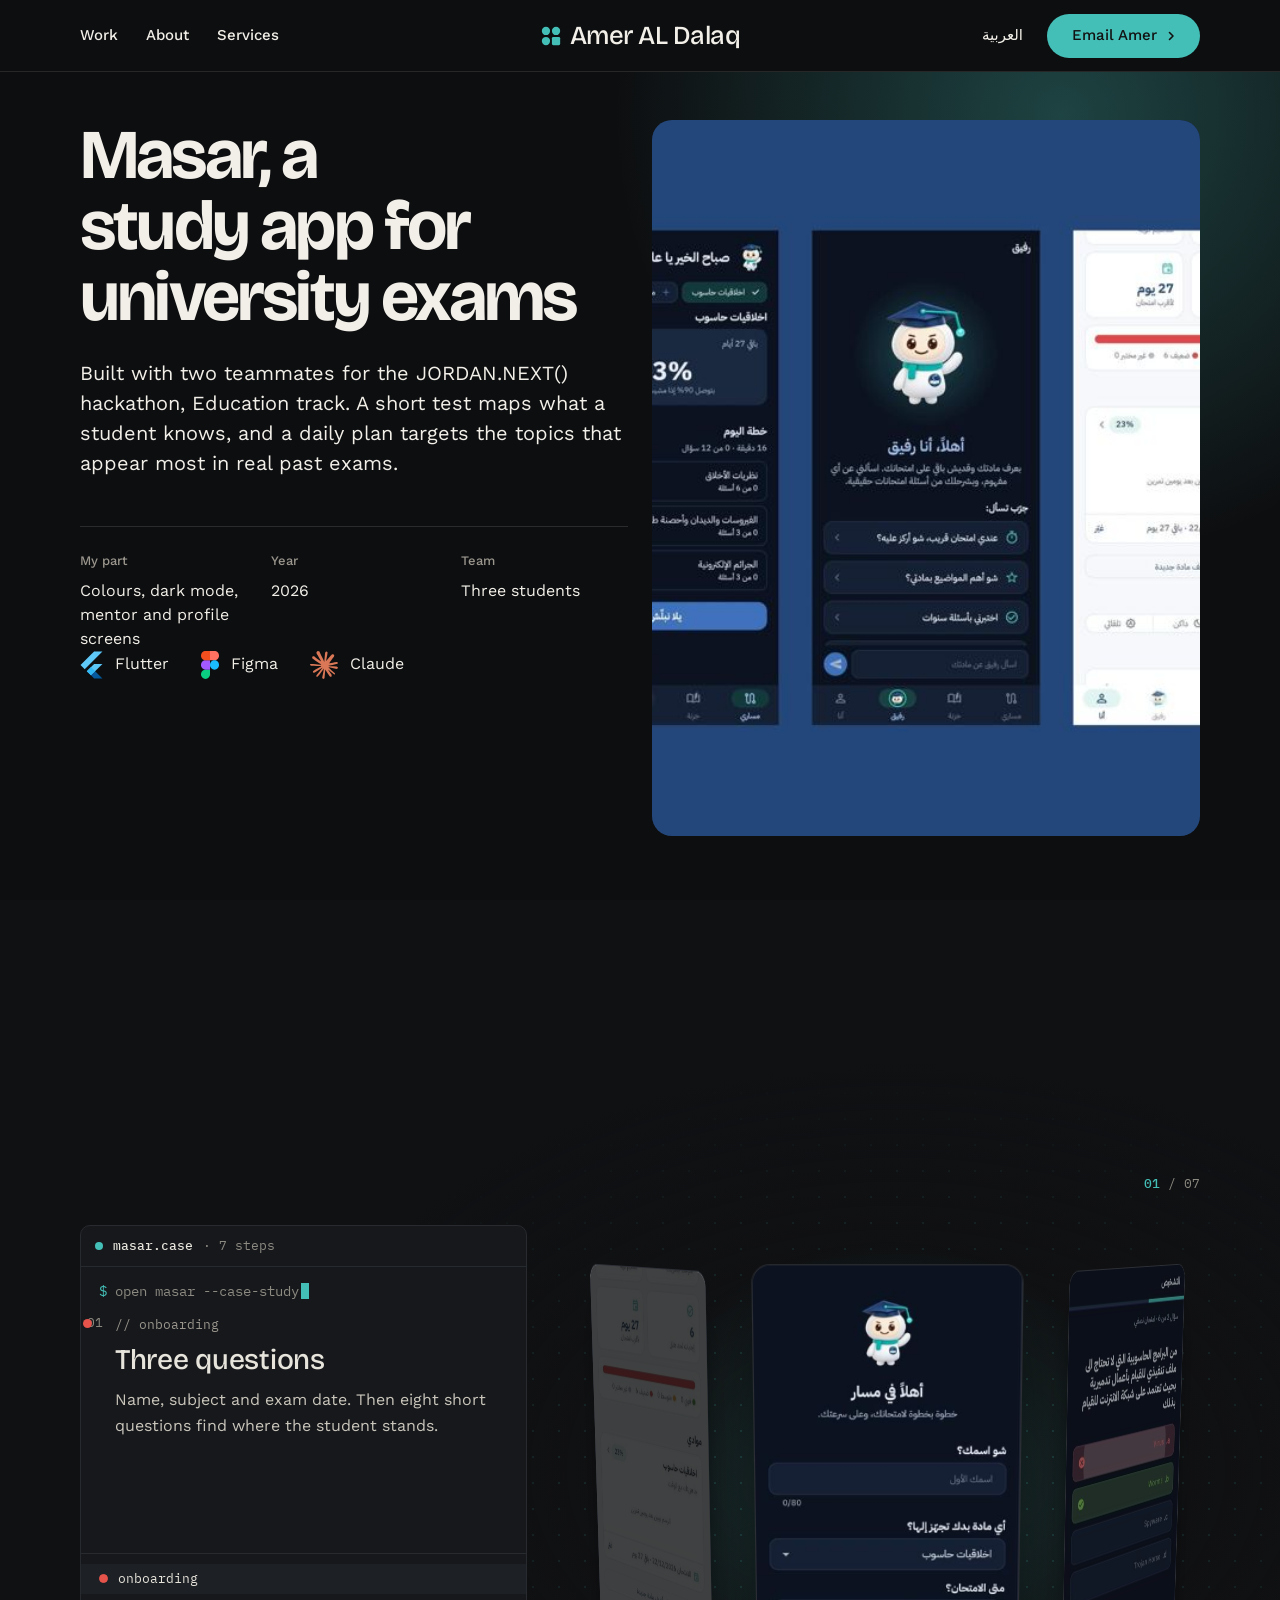
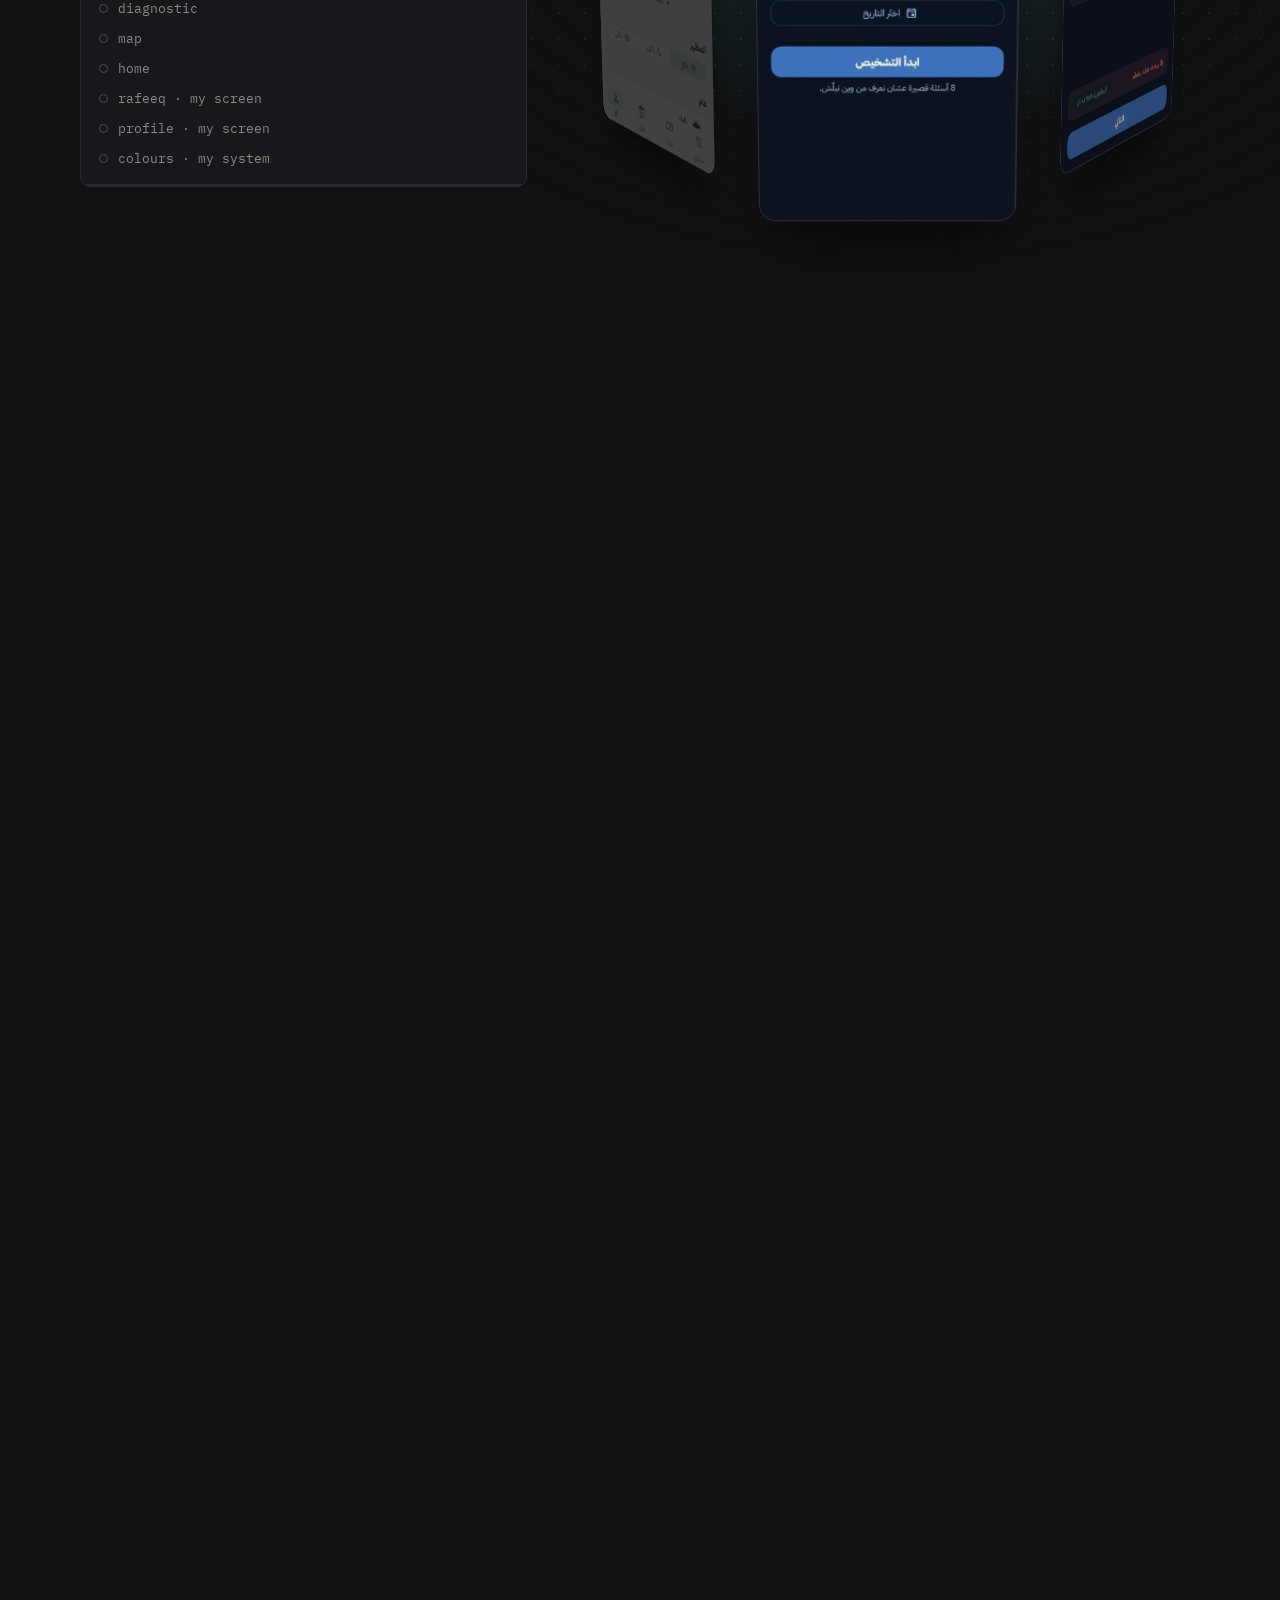
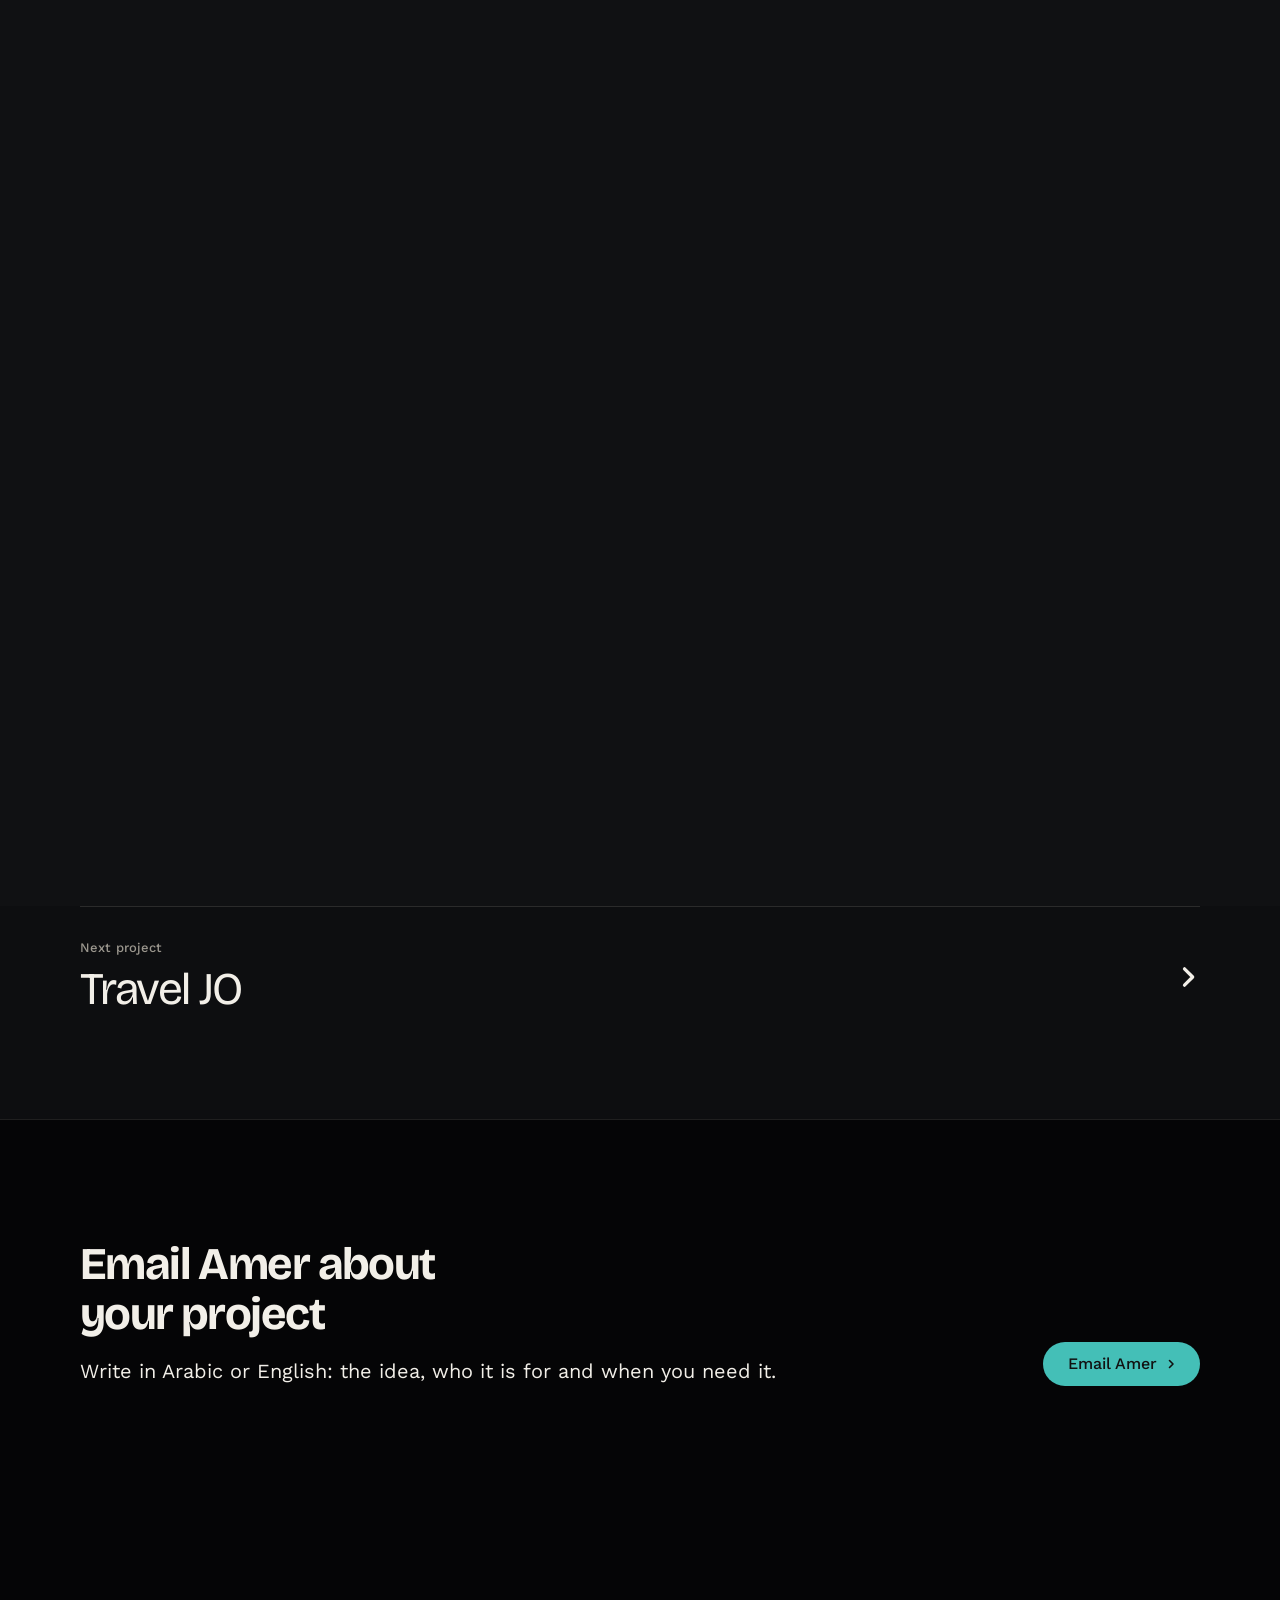
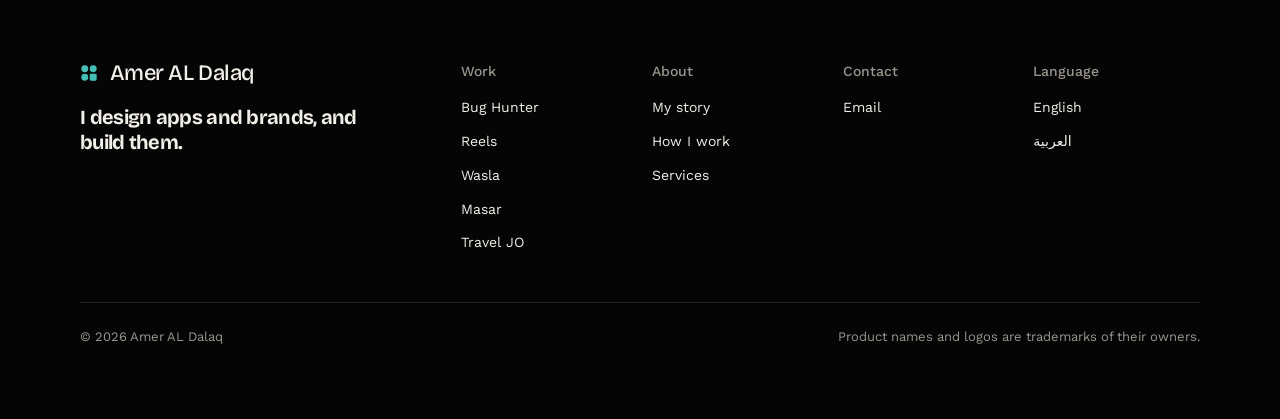
<file: work/masar.html>
<!doctype html>
<html lang="en" data-type="service" data-radius="soft" data-buttons="pill" data-motion style="--pc: #44bfb7">
<head>
<meta charset="utf-8">
<meta name="viewport" content="width=device-width, initial-scale=1, viewport-fit=cover">
<title data-ar-title-text="مسار: تطبيق مذاكرة من هاكاثون JORDAN.NEXT()، بمشاركة عامر الدلق">Masar: a study app from the JORDAN.NEXT() hackathon, with Amer AL Dalaq</title>
<meta name="description" content="A team of three built Masar, an adaptive study app for university students. Amer made its colour system, dark mode, mentor welcome and profile screens." data-ar-content="بنى فريق من ثلاثة تطبيق مسار للمذاكرة التكيّفية لطلاب الجامعات. صمّم عامر نظام الألوان والوضع الداكن وشاشة ترحيب المرشد والملف الشخصي.">
<meta property="og:type" content="article">
<meta property="og:title" content="Masar: a study app from the JORDAN.NEXT() hackathon, with Amer AL Dalaq">
<meta property="og:description" content="A team of three built Masar, an adaptive study app for university students. Amer made its colour system, dark mode, mentor welcome and profile screens.">
<meta property="og:image" content="../img/cover-masar.jpg">
<meta name="twitter:card" content="summary_large_image">
<link rel="icon" href="../favicon.svg" type="image/svg+xml">
<meta name="theme-color" content="#0d0e10">
<meta name="site-kind" content="other">
<meta name="page-type" content="service">
<script>
  (function(){var q=new URLSearchParams(location.search).get('lang');
  if(q==='ar'){var r=document.documentElement;r.lang='ar';r.dir='rtl';r.classList.add('i18n-wait');setTimeout(function(){r.classList.remove('i18n-wait')},900)}})();
</script>
<link rel="preconnect" href="https://fonts.googleapis.com">
<link rel="preconnect" href="https://fonts.gstatic.com" crossorigin>
<link href="https://fonts.googleapis.com/css2?family=Bricolage+Grotesque:opsz,wght@12..96,500;12..96,700&family=Instrument+Serif:ital@1&family=Work+Sans:wght@400..600&family=IBM+Plex+Mono:wght@400;500&display=swap" rel="stylesheet">
<link rel="stylesheet" href="../assets/system.css">
<link rel="stylesheet" href="../assets/ui/cards.css">
<link rel="stylesheet" href="../assets/motion/motion.css">
<link rel="stylesheet" href="../assets/layout/layout.css">
<link rel="stylesheet" href="../assets/icons/icon.css">
<style>
:root {
  --p-bg: #0d0e10; --p-surface: #16181b; --p-ink: #f2efe8; --p-muted: #9a968d;
  --p-accent: #44bfb7; --p-accent-ink: #111111; --p-action: #44bfb7; --p-action-ink: #111111;
  --p-inv-bg: #16181b; --p-inv-surface: #1d2024; --p-inv-ink: #f2efe8; --p-inv-muted: #9a968d;
  --p-inv-accent: #44bfb7; --p-inv-accent-ink: #111111; --p-inv-action: #44bfb7; --p-inv-action-ink: #111111;
  --font-display: "Bricolage Grotesque", "Work Sans", system-ui, sans-serif;
  --font-text: "Work Sans", system-ui, sans-serif;
  --display-weight: 700; --display-tracking: -0.035em; --display-tracking-xl: -0.045em; --ly-scale: 1.04;
}
</style>
<link rel="stylesheet" href="../site.css">
<link rel="stylesheet" href="../story3d.css">
<script>document.documentElement.classList.add('m-enter');setTimeout(()=>document.documentElement.classList.add('m-enter-done'),700)</script>
</head>
<body>
<header class="nav nav--split">
  <div class="wrap nav__bar">
    <a class="skip-link" href="#top" data-ar="تخطَّ إلى المحتوى">Skip to content</a>
    <nav class="nav__links" aria-label="Main" data-ar-aria="الرئيسية">
      <div class="nav__item"><a class="nav__link" href="../index.html#work" data-ar="الأعمال">Work</a></div>
      <div class="nav__item"><a class="nav__link" href="../index.html#about" data-ar="عنّي">About</a></div>
      <div class="nav__item"><a class="nav__link" href="../index.html#services" data-ar="الخدمات">Services</a></div>
    </nav>
    <a class="nav__logo" href="../index.html"><span class="mark" data-mark="dots" aria-hidden="true"></span><span data-ar="عامر الدلق">Amer AL Dalaq</span></a>
    <div class="nav__actions">
      <button class="lang-toggle nav__link" type="button" data-lang-toggle lang="ar" aria-label="اقرأ الصفحة بالعربية">العربية</button>
      <a class="btn btn--primary" href="mailto:amer.mdddd.2007@gmail.com" data-ar="راسل عامر">Email Amer</a>
    </div>
    <button class="nav__toggle" type="button" aria-expanded="false" aria-label="Menu" data-ar-aria="القائمة">
      <svg width="18" height="18" viewBox="0 0 18 18" aria-hidden="true"><path d="M2 5h14M2 13h14" stroke="currentColor" stroke-width="1.6" stroke-linecap="round"/></svg>
    </button>
  </div>
</header>
<main id="top">
  <section class="hero hero--split" data-enter aria-labelledby="hero-h">
    <div class="wrap">
      <div class="hero-text grid hero-split">
        <div class="hero-copy span-6">
          <h1 id="hero-h" data-ar="مسار، تطبيق مذاكرة لامتحانات الجامعة">Masar, a study app for university exams</h1>
          <p class="t-lead" data-ar="بنيته مع زميلين في هاكاثون JORDAN.NEXT() ضمن مسار التعليم. اختبار قصير يرسم ما يعرفه الطالب، وخطة يومية تركّز على المواضيع الأكثر تكراراً في امتحانات سابقة حقيقية.">Built with two teammates for the JORDAN.NEXT() hackathon, Education track. A short test maps what a student knows, and a daily plan targets the topics that appear most in real past exams.</p>
          <dl class="facts"><div><dt data-ar="دوري">My part</dt><dd data-ar="الألوان والوضع الداكن وشاشتا المرشد والملف الشخصي">Colours, dark mode, mentor and profile screens</dd></div><div><dt data-ar="السنة">Year</dt><dd data-ar="2026">2026</dd></div><div><dt data-ar="الفريق">Team</dt><dd data-ar="ثلاثة طلاب">Three students</dd></div></dl>
          <ul class="tools"><li><img src="../assets/icons/flutter.svg" alt="" width="33" height="40" loading="lazy">Flutter</li><li><img src="../assets/icons/figma.svg" alt="" width="27" height="40" loading="lazy">Figma</li><li><img src="../assets/icons/claude.svg" alt="" width="40" height="40" loading="lazy">Claude</li></ul>
        </div>
        <div class="hero-visual frame frame--photo span-6 start-7">
          <img class="frame__img" src="../img/cover-masar.jpg" srcset="../img/cover-masar-800.jpg 800w, ../img/cover-masar.jpg 1600w" sizes="(min-width: 1024px) 45vw, 92vw" width="1600" height="1200" alt="Masar home, mentor and profile screens" data-ar-alt="شاشات الرئيسية والمرشد والملف الشخصي في مسار" style="view-transition-name: p-masar" fetchpriority="high">
        </div>
      </div>
    </div>
  </section>
  <section class="s3" data-story aria-labelledby="s3-h">
    <div class="s3__pin">
      <div class="wrap">
        <h2 id="s3-h" class="sr-only" data-ar="مسار، شاشة شاشة">Masar, screen by screen</h2>
        <div class="s3__grid">
          <div class="s3__editor">
            <div class="s3__tabs"><span class="dot" aria-hidden="true"></span><b>masar.case</b><span>· 7 steps</span></div>
            <p class="s3__cmd" aria-hidden="true"><span class="p">$</span> <span data-type>open masar --case-study</span><span class="caret"></span></p>
            <div class="s3__steps"><div class="s3__step"><span class="s3__ln">01</span><div><span class="c" data-ar="// البداية">// onboarding</span><h3 data-ar="ثلاثة أسئلة للبداية">Three questions to start</h3><p data-ar="الاسم والمادة وموعد الامتحان. ثم ثمانية أسئلة قصيرة تحدد أين يقف الطالب.">Name, subject and exam date. Then eight short questions find where the student stands.</p></div></div><div class="s3__step"><span class="s3__ln">04</span><div><span class="c" data-ar="// التشخيص">// diagnostic</span><h3 data-ar="تصحيح فوري لكل إجابة">Feedback on every answer</h3><p data-ar="الخطأ بالأحمر والصح بالأخضر، ونسبة الجاهزية تتحرك فوراً: &lt;b&gt;+4%&lt;/b&gt;.">Wrong in red, right in green, and the readiness score moves at once: <b>+4%</b>.</p></div></div><div class="s3__step"><span class="s3__ln">07</span><div><span class="c" data-ar="// الخريطة">// map</span><h3 data-ar="مواضيع مرتّبة حسب الامتحانات الحقيقية">Topics weighted by real exams</h3><p data-ar="كل موضوع يُظهر كم يتكرر في الامتحانات السابقة، فتأتي المواضيع الضعيفة والمتكررة أولاً.">Each topic shows how often it appears in past papers, so the weak and frequent ones come first.</p></div></div><div class="s3__step"><span class="s3__ln">10</span><div><span class="c" data-ar="// الرئيسية">// home</span><h3 data-ar="خطة لليوم">A plan for today</h3><p data-ar="16 دقيقة و12 سؤالاً، على المواضيع الثلاثة الأهم قبل الامتحان.">16 minutes, 12 questions, on the three topics that matter most before the exam.</p></div></div><div class="s3__step"><span class="s3__ln">13</span><div><span class="c" data-ar="// رفيق · من تصميمي">// rafeeq · my screen</span><h3 data-ar="رفيق يرحّب">Rafeeq says hello</h3><p data-ar="صمّمت ترحيب المرشد: صورة كبيرة فوق توهّج تركوازي و&lt;b&gt;أربعة أسئلة مقترحة&lt;/b&gt; لبدء المحادثة.">I designed the mentor’s welcome: a big avatar over a teal glow and <b>four suggested questions</b> to start a chat.</p></div></div><div class="s3__step"><span class="s3__ln">16</span><div><span class="c" data-ar="// الملف · من تصميمي">// profile · my screen</span><h3 data-ar="الملف الشخصي بالأرقام">The profile in numbers</h3><p data-ar="الجاهزية والمواضيع القوية والإجابات حتى الآن والأيام حتى الامتحان، مع شريط إتقان من الضعيف للقوي.">Readiness, strong topics, answers so far and days to the exam, with a mastery bar from weak to strong.</p></div></div><div class="s3__step"><span class="s3__ln">19</span><div><span class="c" data-ar="// الألوان · من تصميمي">// colours · my system</span><h3 data-ar="داكن وفاتح بنظام واحد">Dark and light, one system</h3><p data-ar="كحلي &lt;b&gt;#24477B&lt;/b&gt; وتركوازي &lt;b&gt;#44BFB7&lt;/b&gt;، مع وضع داكن كامل يبدّل كل الشاشات مرة واحدة.">Navy <b>#24477B</b> and teal <b>#44BFB7</b>, with a full dark mode that switches every screen at once.</p></div></div></div>
            <ol class="s3__stack" aria-label="Steps" data-ar-aria="الخطوات"><li><button type="button"><span class="bp" aria-hidden="true"></span><span data-ar="البداية">onboarding</span></button></li><li><button type="button"><span class="bp" aria-hidden="true"></span><span data-ar="التشخيص">diagnostic</span></button></li><li><button type="button"><span class="bp" aria-hidden="true"></span><span data-ar="الخريطة">map</span></button></li><li><button type="button"><span class="bp" aria-hidden="true"></span><span data-ar="الرئيسية">home</span></button></li><li><button type="button"><span class="bp" aria-hidden="true"></span><span data-ar="رفيق · من تصميمي">rafeeq · my screen</span></button></li><li><button type="button"><span class="bp" aria-hidden="true"></span><span data-ar="الملف · من تصميمي">profile · my screen</span></button></li><li><button type="button"><span class="bp" aria-hidden="true"></span><span data-ar="الألوان · من تصميمي">colours · my system</span></button></li></ol>
            <div class="s3__bar" aria-hidden="true"><i></i></div>
          </div>
          <div class="s3__stage">
            <div class="s3__ring"><figure class="s3__card"><img src="../img/masar/02.jpg" srcset="../img/masar/02-340.jpg 340w, ../img/masar/02.jpg 488w" sizes="(min-width: 1024px) 250px, 46vw" width="488" height="1055" alt="Onboarding: name, subject and exam date" data-ar-alt="البداية: الاسم والمادة وموعد الامتحان" loading="lazy"></figure><figure class="s3__card"><img src="../img/masar/04.jpg" srcset="../img/masar/04-340.jpg 340w, ../img/masar/04.jpg 488w" sizes="(min-width: 1024px) 250px, 46vw" width="488" height="1055" alt="The diagnostic with instant feedback" data-ar-alt="التشخيص مع تصحيح فوري" loading="lazy"></figure><figure class="s3__card"><img src="../img/masar/05.jpg" srcset="../img/masar/05-340.jpg 340w, ../img/masar/05.jpg 488w" sizes="(min-width: 1024px) 250px, 46vw" width="488" height="1055" alt="The concept map with readiness per topic" data-ar-alt="خريطة المفاهيم مع الجاهزية لكل موضوع" loading="lazy"></figure><figure class="s3__card"><img src="../img/masar/06.jpg" srcset="../img/masar/06-340.jpg 340w, ../img/masar/06.jpg 488w" sizes="(min-width: 1024px) 250px, 46vw" width="488" height="1055" alt="Home: today’s plan" data-ar-alt="الرئيسية: خطة اليوم" loading="lazy"></figure><figure class="s3__card"><img src="../img/masar/08.jpg" srcset="../img/masar/08-340.jpg 340w, ../img/masar/08.jpg 488w" sizes="(min-width: 1024px) 250px, 46vw" width="488" height="1055" alt="Rafeeq welcome, dark" data-ar-alt="ترحيب رفيق، داكن" loading="lazy"></figure><figure class="s3__card"><img src="../img/masar/10.jpg" srcset="../img/masar/10-340.jpg 340w, ../img/masar/10.jpg 488w" sizes="(min-width: 1024px) 250px, 46vw" width="488" height="1055" alt="Profile stats, dark" data-ar-alt="إحصائيات الملف، داكن" loading="lazy"></figure><figure class="s3__card"><img src="../img/masar/12.jpg" srcset="../img/masar/12-340.jpg 340w, ../img/masar/12.jpg 488w" sizes="(min-width: 1024px) 250px, 46vw" width="488" height="1055" alt="Profile, light" data-ar-alt="الملف الشخصي، فاتح" loading="lazy"></figure></div>
            <p class="s3__count" aria-hidden="true"><b>01</b> / 07</p>
          </div>
        </div>
      </div>
    </div>
  </section>
  <section class="section" aria-label="Next project" data-ar-aria="المشروع التالي" style="height: auto; padding-top: 0">
    <div class="wrap">
      <a class="next" href="travel-jo.html"><span><span class="t-label" data-ar="المشروع التالي">Next project</span><span class="next__name" data-ar="Travel JO">Travel JO</span></span><svg class="m-arrow" viewBox="0 0 12 12" aria-hidden="true"><path class="m-arrow__stem" d="M1 6h8"/><path class="m-arrow__head" d="M4.5 2.5 8 6l-3.5 3.5"/></svg></a>
    </div>
  </section>
</main>
<footer class="footer closing footer--dark ground-inverse" id="contact" aria-labelledby="close-h">
  <div class="wrap">
    <div class="closing__cta close--word">
      <div class="section-head--split">
        <div><h2 id="close-h" data-ar="راسل عامر بخصوص مشروعك">Email Amer about your project</h2><p class="t-lead" data-ar="اكتب لي بالعربية أو الإنجليزية: ما الفكرة، ولمن، ومتى تحتاجها.">Write in Arabic or English: the idea, who it is for and when you need it.</p></div>
        <a class="btn btn--primary" href="mailto:amer.mdddd.2007@gmail.com"><span data-ar="راسل عامر">Email Amer</span><svg class="m-arrow" viewBox="0 0 12 12" aria-hidden="true"><path class="m-arrow__stem" d="M1 6h8"/><path class="m-arrow__head" d="M4.5 2.5 8 6l-3.5 3.5"/></svg></a>
      </div>
    </div>
    <div class="closing__links">
      <div class="grid">
        <div class="span-4 stack-4">
          <a class="nav__logo" href="../index.html"><span class="mark" data-mark="dots" aria-hidden="true"></span><span data-ar="عامر الدلق">Amer AL Dalaq</span></a>
          <p class="footer__lede" data-ar="أصمّم التطبيقات والهويات، وأبنيها.">I design apps and brands, and build them.</p>
        </div>
        <div class="span-2 footer__col"><h3 data-ar="الأعمال">Work</h3><ul>
          <li><a href="bug-hunter.html">Bug Hunter</a></li>
          <li><a href="reels.html" data-ar="الفيديوهات">Reels</a></li>
          <li><a href="wasla.html" data-ar="وَصلة">Wasla</a></li>
          <li><a href="masar.html" data-ar="مسار">Masar</a></li>
          <li><a href="travel-jo.html">Travel JO</a></li>
        </ul></div>
        <div class="span-2 footer__col"><h3 data-ar="عنّي">About</h3><ul>
          <li><a href="../index.html#about" data-ar="قصتي">My story</a></li>
          <li><a href="../index.html#process" data-ar="طريقة عملي">How I work</a></li>
          <li><a href="../index.html#services" data-ar="الخدمات">Services</a></li>
        </ul></div>
        <div class="span-2 footer__col"><h3 data-ar="تواصل">Contact</h3><ul>
          <li><a href="mailto:amer.mdddd.2007@gmail.com" data-ar="البريد">Email</a></li>
        </ul></div>
        <div class="span-2 footer__col"><h3 data-ar="اللغة">Language</h3><ul>
          <li><a href="masar.html" lang="en">English</a></li>
          <li><a href="masar.html?lang=ar" lang="ar">العربية</a></li>
        </ul></div>
      </div>
      <div class="footer__legal">
        <span>&copy; 2026 <span data-ar="عامر الدلق">Amer AL Dalaq</span></span>
        <span data-ar="أسماء المنتجات وشعاراتها علامات تجارية لأصحابها.">Product names and logos are trademarks of their owners.</span>
      </div>
    </div>
  </div>
</footer>
<script type="module" src="../site.js"></script>
<script type="module" src="../story3d.js"></script>
<script type="module" src="../assets/system.js"></script>
<script type="module" src="../assets/motion/motion.js"></script>
<script type="module" src="../assets/layout/layout.js"></script>
</body>
</html>
</file>
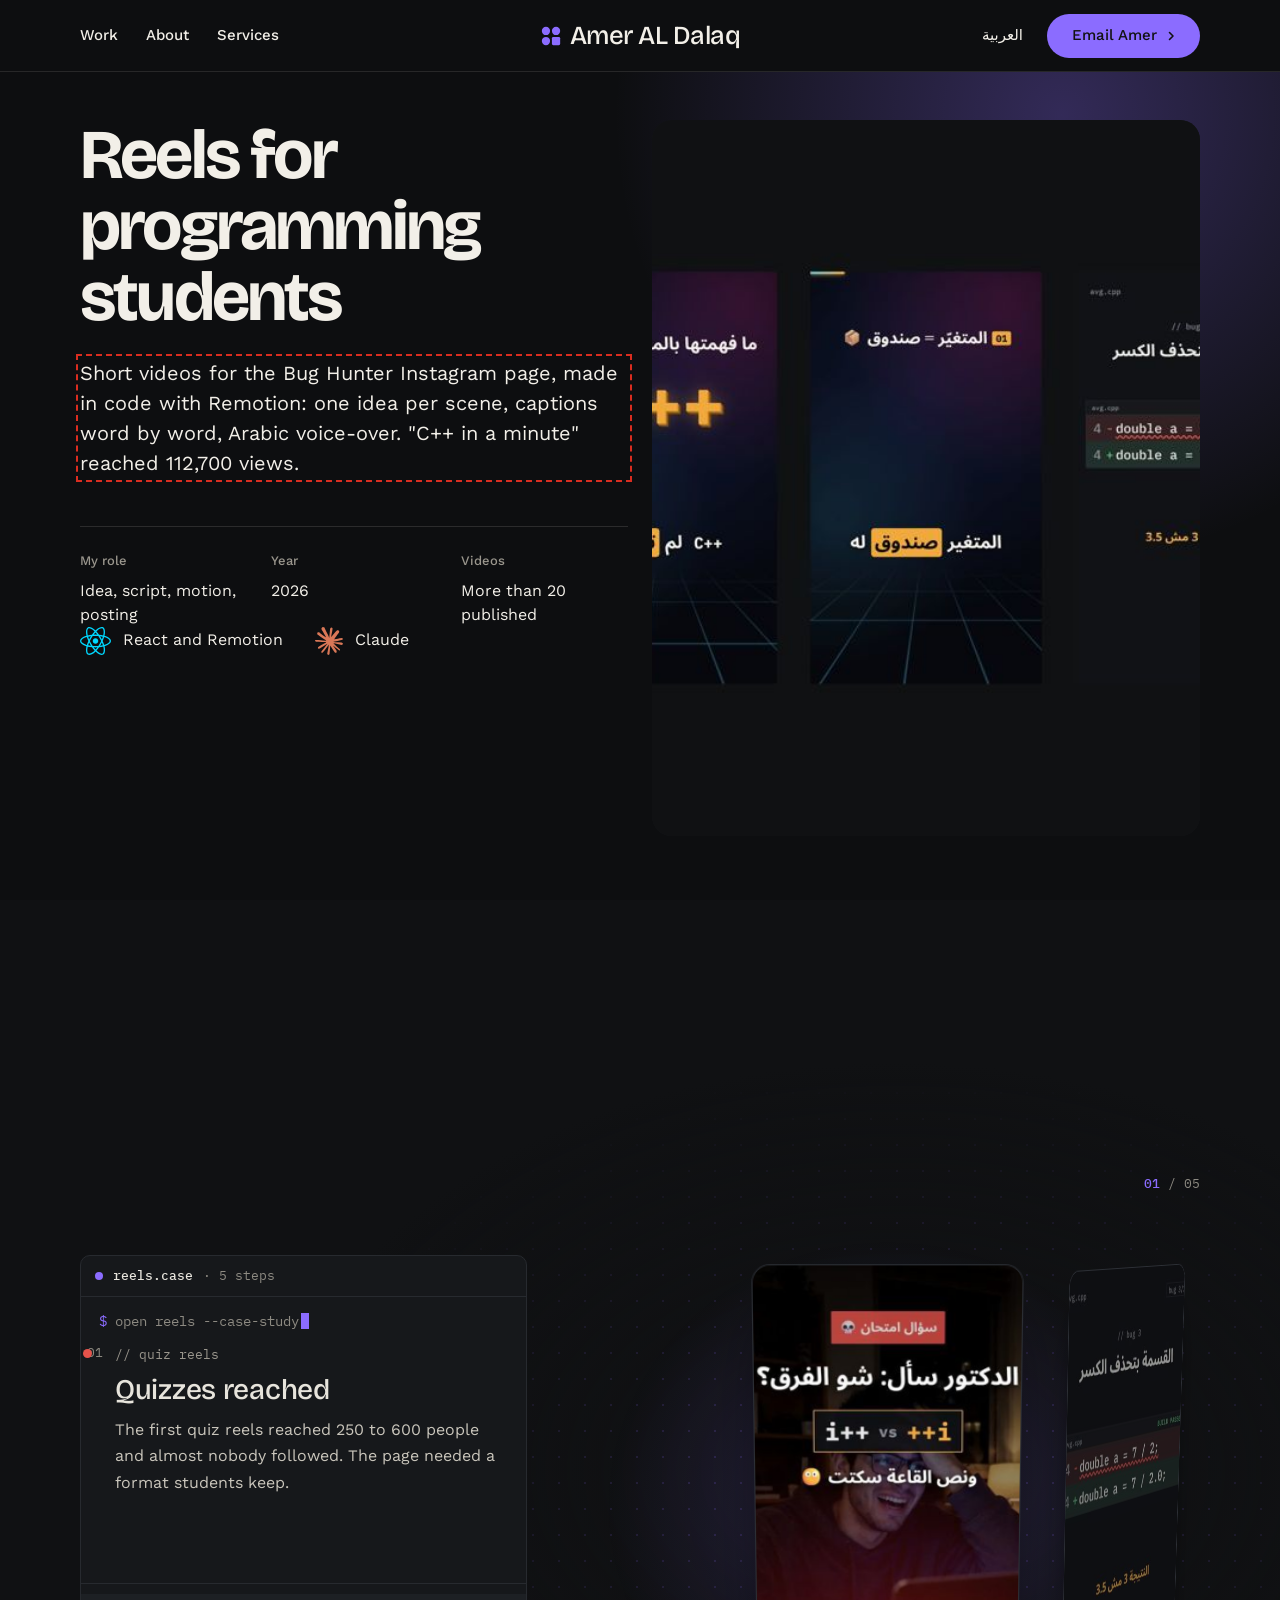
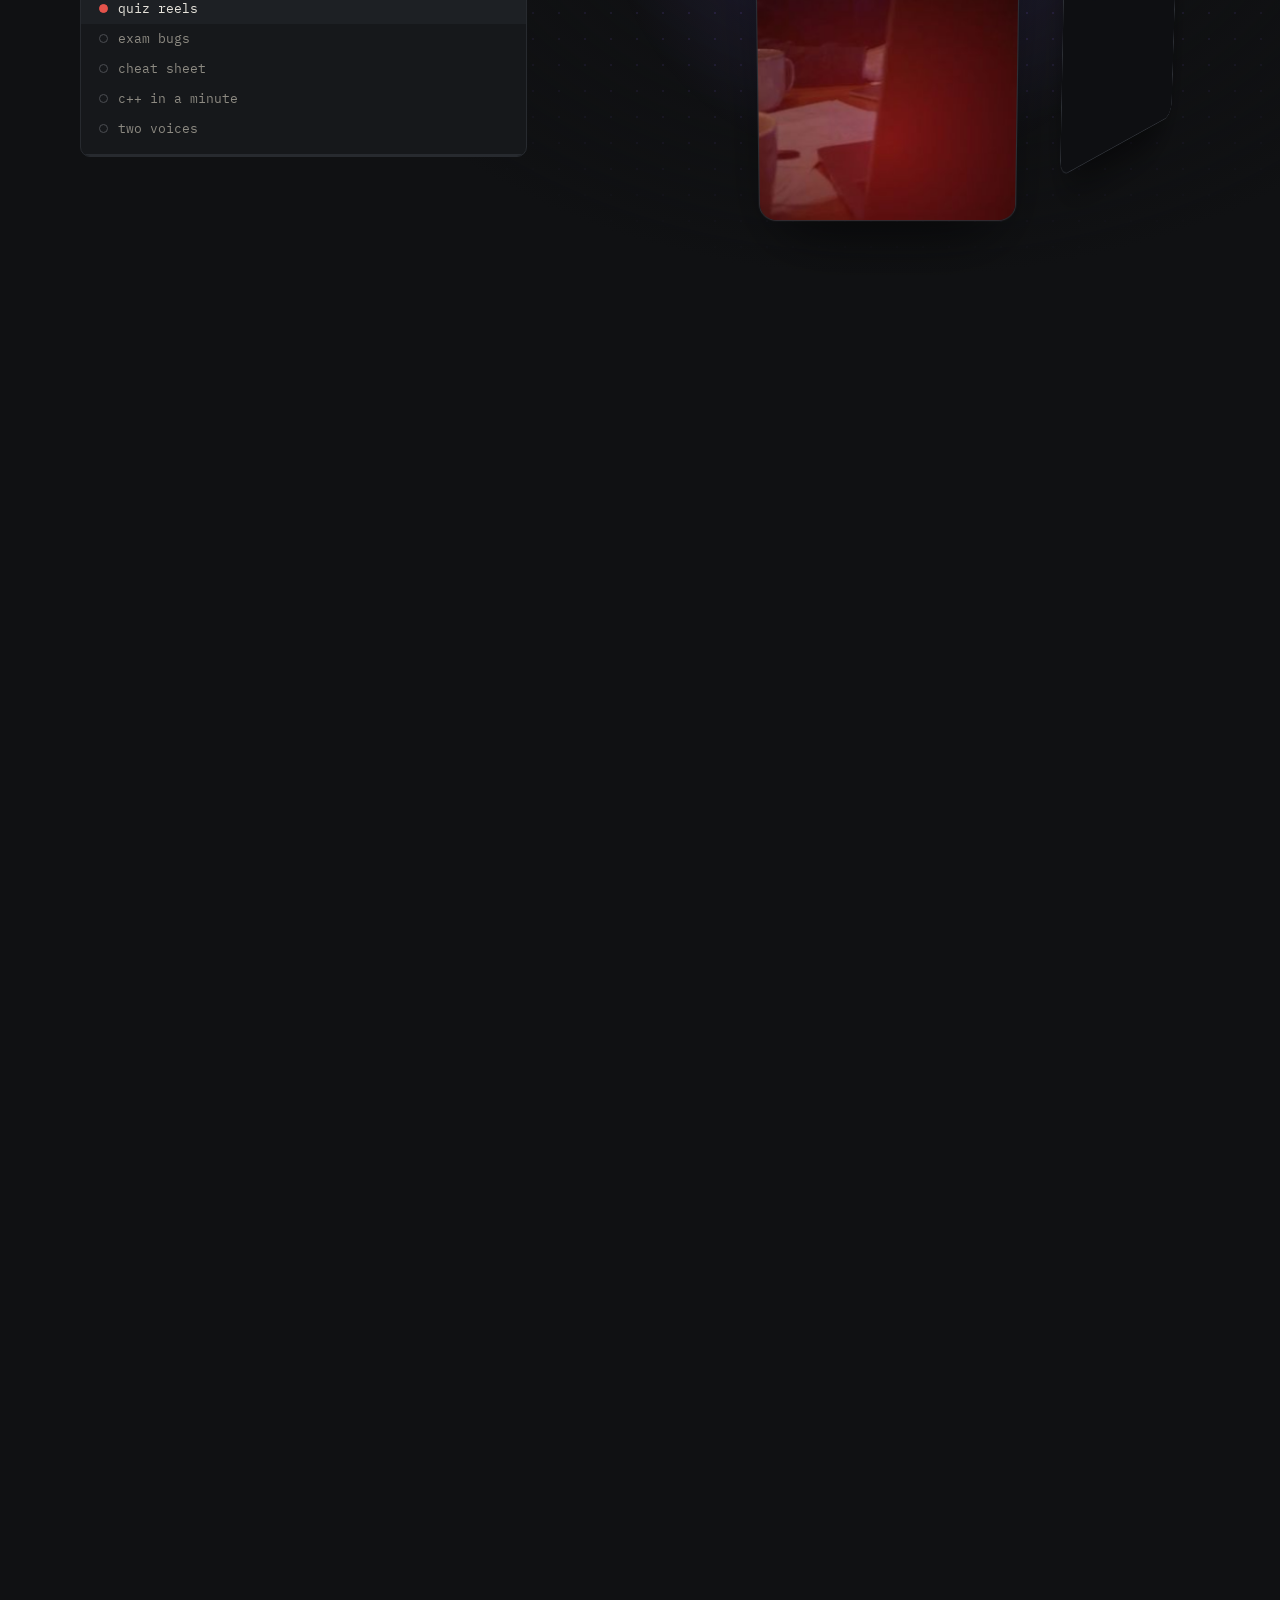
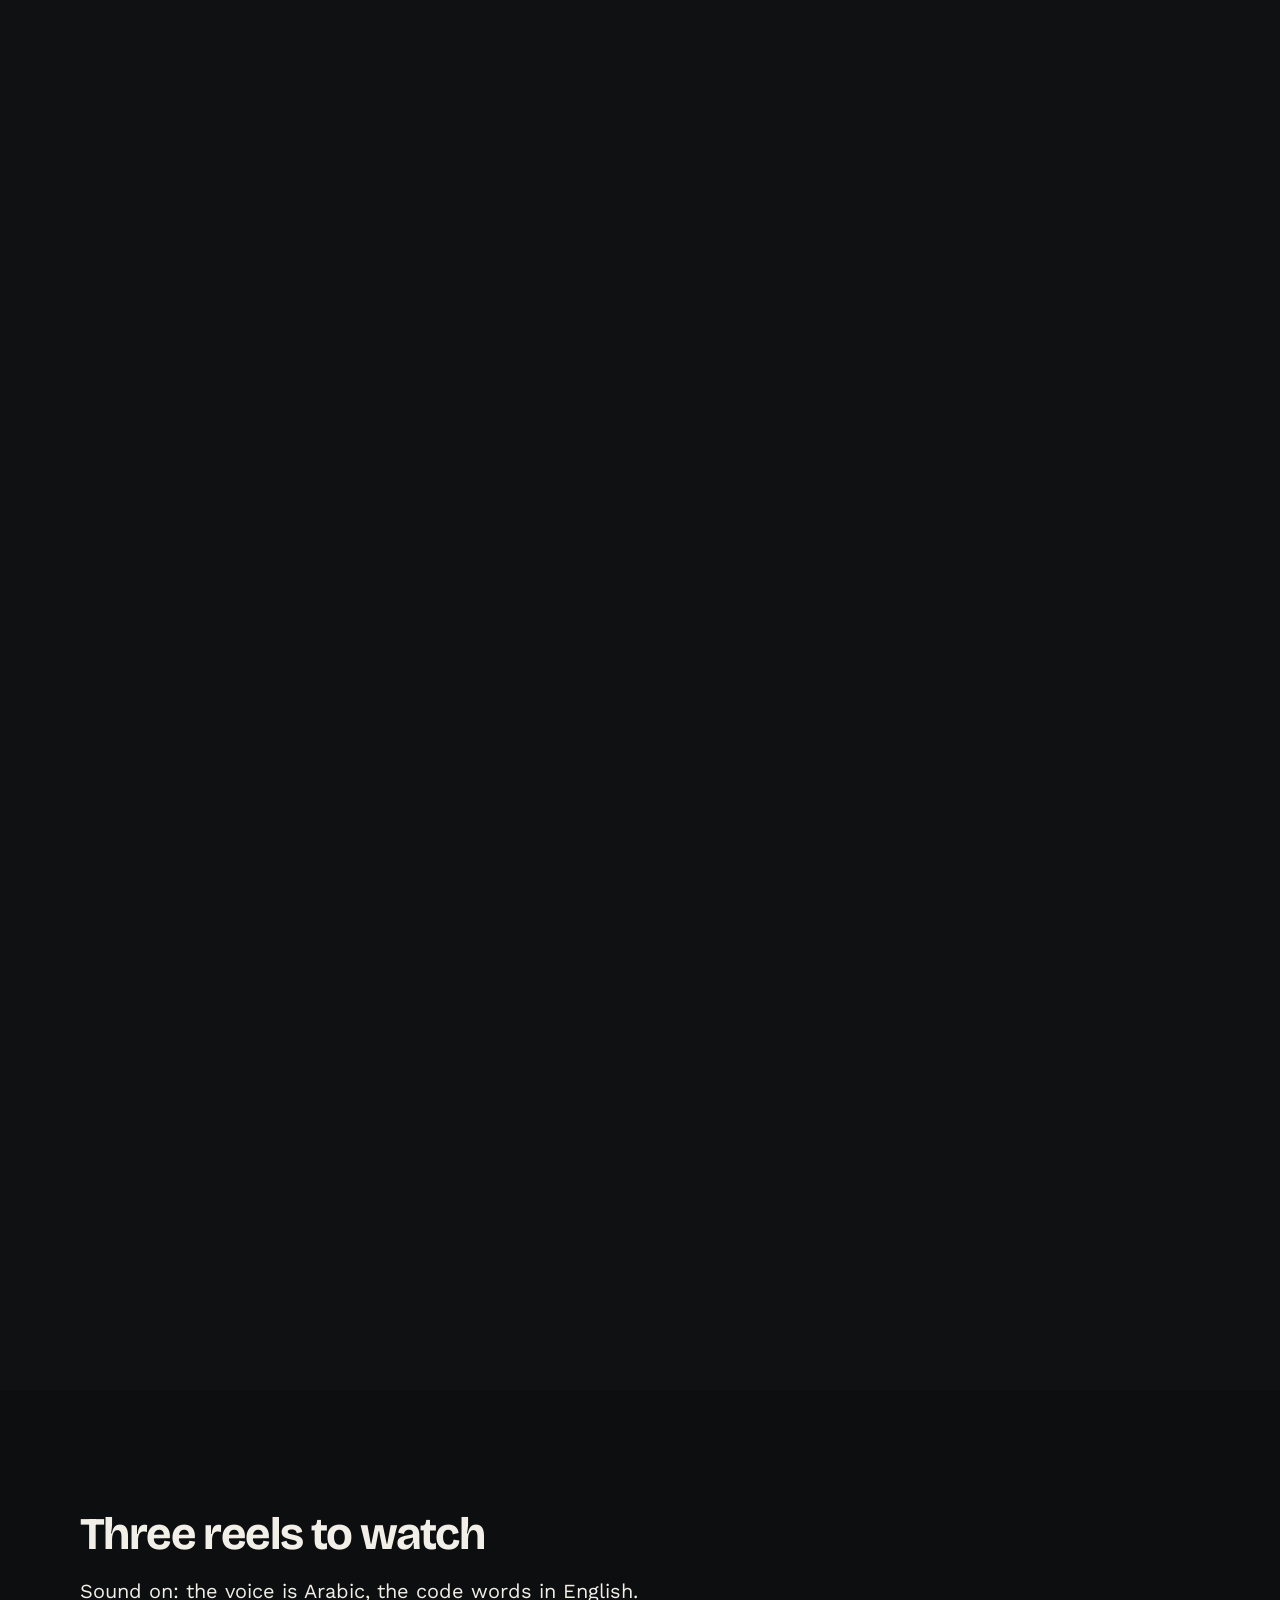
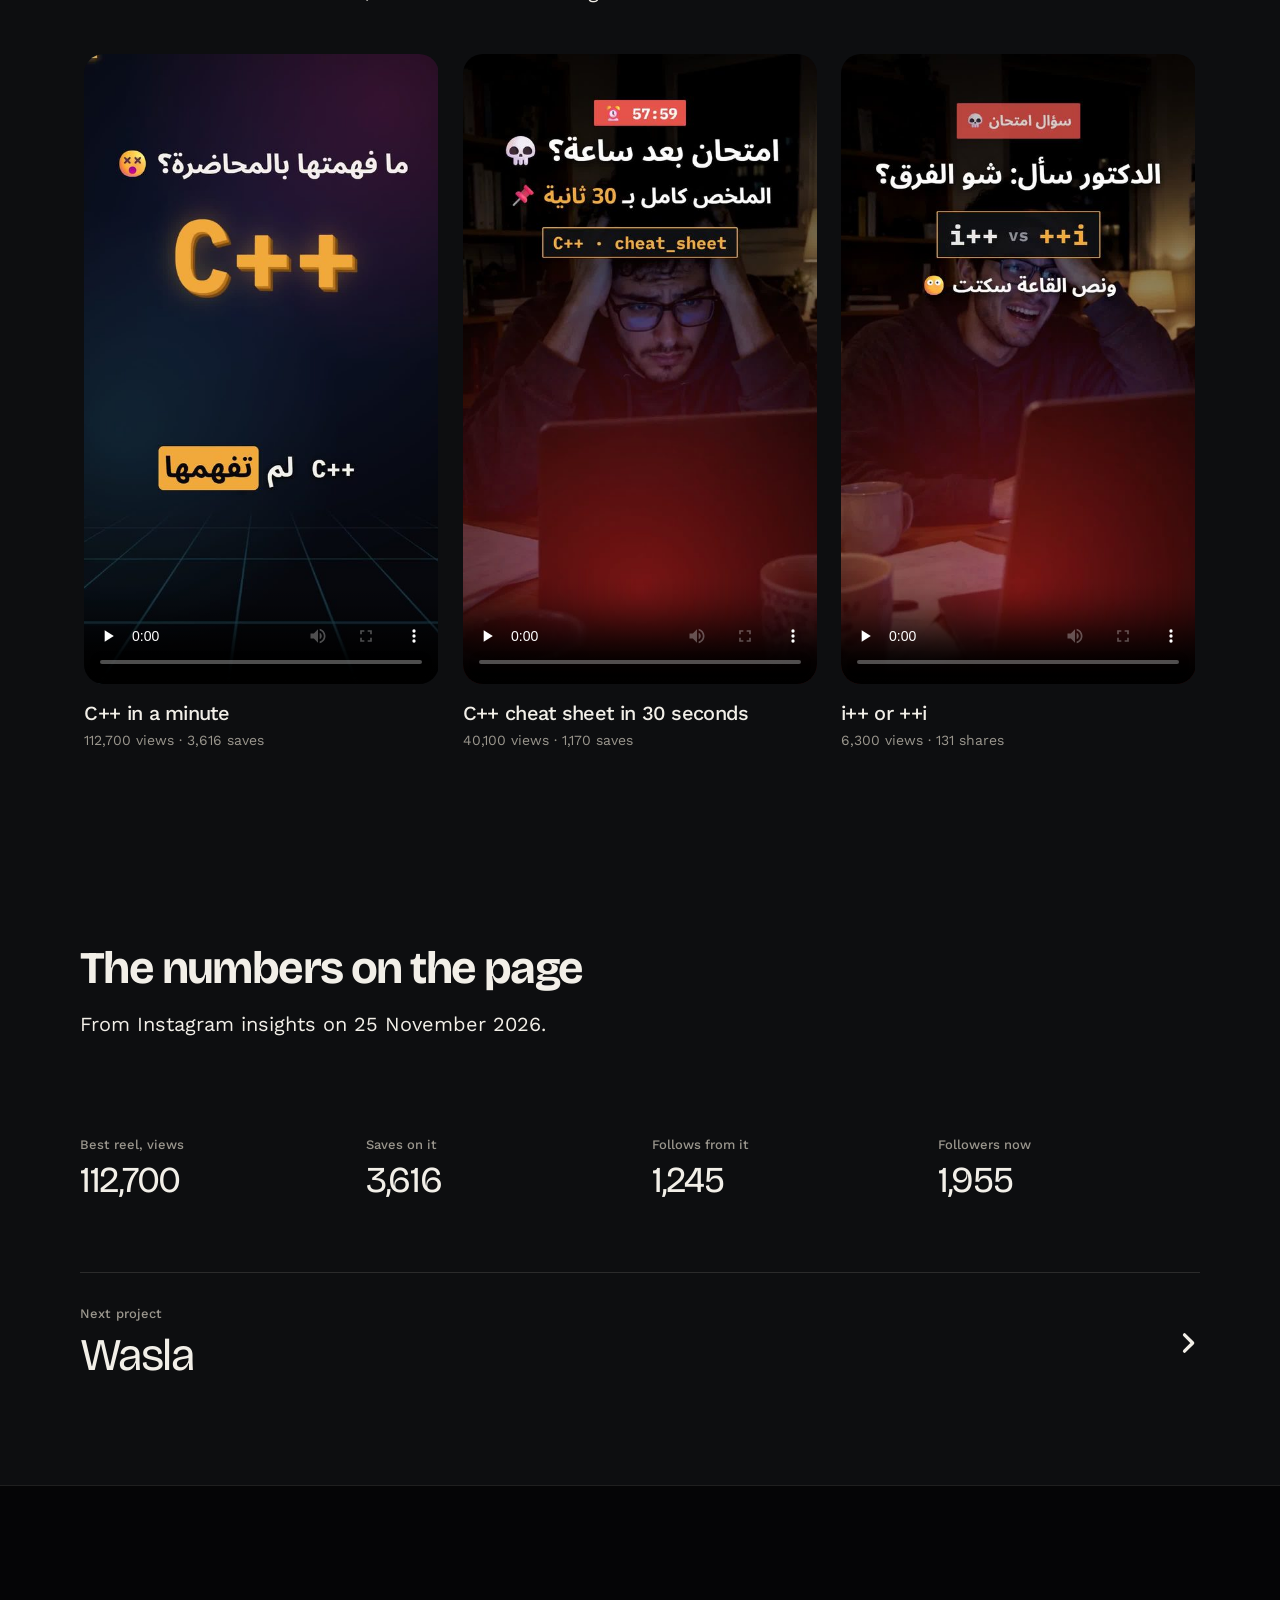
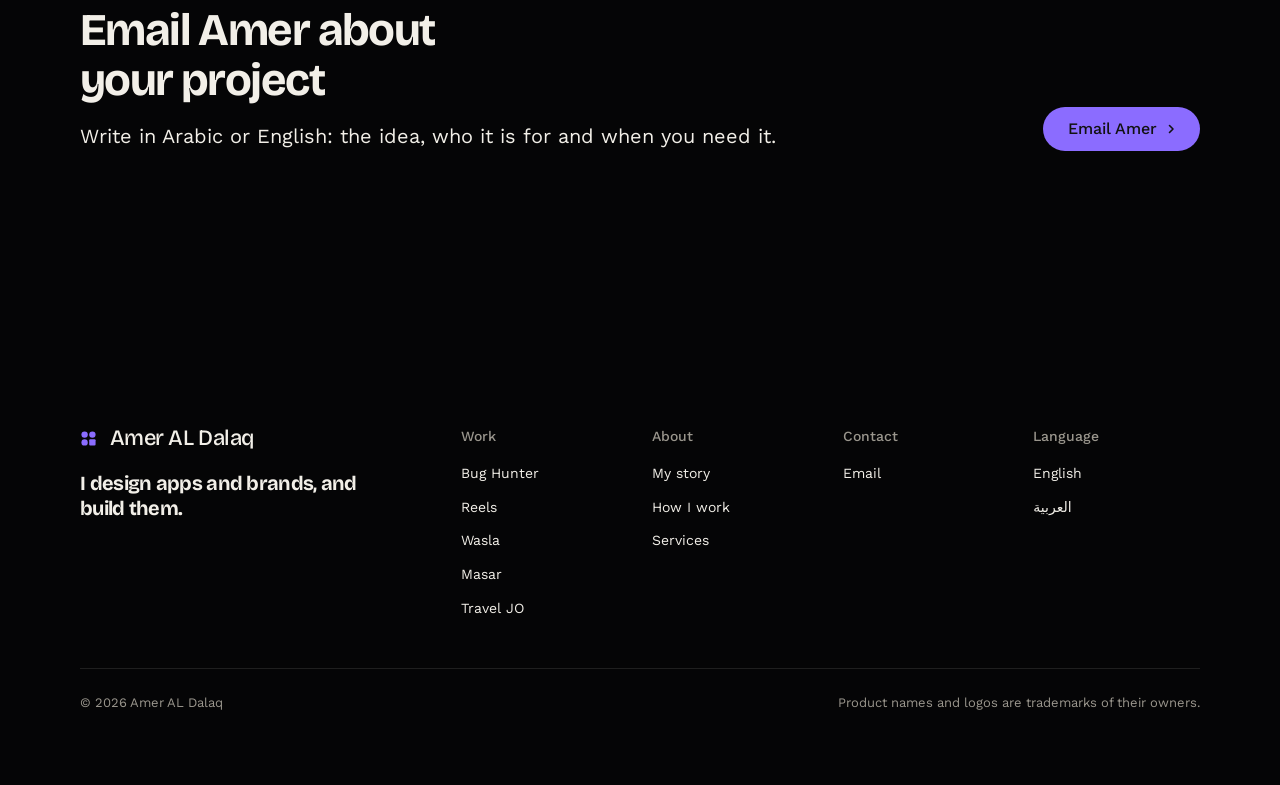
<file: work/reels.html>
<!doctype html>
<html lang="en" data-type="service" data-radius="soft" data-buttons="pill" data-motion style="--pc: #8b6cff">
<head>
<meta charset="utf-8">
<meta name="viewport" content="width=device-width, initial-scale=1, viewport-fit=cover">
<title data-ar-title-text="فيديوهات @bughunter_code من عامر الدلق">Reels for @bughunter_code by Amer AL Dalaq</title>
<meta name="description" content="Short animated videos for programming students, built in code with Remotion. One reached 112,700 views and 3,616 saves." data-ar-content="فيديوهات قصيرة متحركة لطلاب البرمجة، مبنية بالكود عبر Remotion. أحدها وصل إلى 112,700 مشاهدة و3,616 حفظ.">
<meta property="og:type" content="article">
<meta property="og:title" content="Reels for @bughunter_code by Amer AL Dalaq">
<meta property="og:description" content="Short animated videos for programming students, built in code with Remotion. One reached 112,700 views and 3,616 saves.">
<meta property="og:image" content="../img/cover-reels.jpg">
<meta name="twitter:card" content="summary_large_image">
<link rel="icon" href="../favicon.svg" type="image/svg+xml">
<meta name="theme-color" content="#0d0e10">
<meta name="site-kind" content="other">
<meta name="page-type" content="service">
<script>
  (function(){var q=new URLSearchParams(location.search).get('lang');
  if(q==='ar'){var r=document.documentElement;r.lang='ar';r.dir='rtl';r.classList.add('i18n-wait');setTimeout(function(){r.classList.remove('i18n-wait')},900)}})();
</script>
<link rel="preconnect" href="https://fonts.googleapis.com">
<link rel="preconnect" href="https://fonts.gstatic.com" crossorigin>
<link href="https://fonts.googleapis.com/css2?family=Bricolage+Grotesque:opsz,wght@12..96,500;12..96,700&family=Instrument+Serif:ital@1&family=Work+Sans:wght@400..600&family=IBM+Plex+Mono:wght@400;500&display=swap" rel="stylesheet">
<link rel="stylesheet" href="../assets/system.css">
<link rel="stylesheet" href="../assets/ui/cards.css">
<link rel="stylesheet" href="../assets/motion/motion.css">
<link rel="stylesheet" href="../assets/layout/layout.css">
<link rel="stylesheet" href="../assets/icons/icon.css">
<style>
:root {
  --p-bg: #0d0e10; --p-surface: #16181b; --p-ink: #f2efe8; --p-muted: #9a968d;
  --p-accent: #8b6cff; --p-accent-ink: #111111; --p-action: #8b6cff; --p-action-ink: #111111;
  --p-inv-bg: #16181b; --p-inv-surface: #1d2024; --p-inv-ink: #f2efe8; --p-inv-muted: #9a968d;
  --p-inv-accent: #8b6cff; --p-inv-accent-ink: #111111; --p-inv-action: #8b6cff; --p-inv-action-ink: #111111;
  --font-display: "Bricolage Grotesque", "Work Sans", system-ui, sans-serif;
  --font-text: "Work Sans", system-ui, sans-serif;
  --display-weight: 700; --display-tracking: -0.035em; --display-tracking-xl: -0.045em; --ly-scale: 1.04;
}
</style>
<link rel="stylesheet" href="../site.css">
<link rel="stylesheet" href="../story3d.css">
<script>document.documentElement.classList.add('m-enter');setTimeout(()=>document.documentElement.classList.add('m-enter-done'),700)</script>
</head>
<body>
<header class="nav nav--split">
  <div class="wrap nav__bar">
    <a class="skip-link" href="#top" data-ar="تخطَّ إلى المحتوى">Skip to content</a>
    <nav class="nav__links" aria-label="Main" data-ar-aria="الرئيسية">
      <div class="nav__item"><a class="nav__link" href="../index.html#work" data-ar="الأعمال">Work</a></div>
      <div class="nav__item"><a class="nav__link" href="../index.html#about" data-ar="عنّي">About</a></div>
      <div class="nav__item"><a class="nav__link" href="../index.html#services" data-ar="الخدمات">Services</a></div>
    </nav>
    <a class="nav__logo" href="../index.html"><span class="mark" data-mark="dots" aria-hidden="true"></span><span data-ar="عامر الدلق">Amer AL Dalaq</span></a>
    <div class="nav__actions">
      <button class="lang-toggle nav__link" type="button" data-lang-toggle lang="ar" aria-label="اقرأ الصفحة بالعربية">العربية</button>
      <a class="btn btn--primary" href="mailto:amer.mdddd.2007@gmail.com" data-ar="راسل عامر">Email Amer</a>
    </div>
    <button class="nav__toggle" type="button" aria-expanded="false" aria-label="Menu" data-ar-aria="القائمة">
      <svg width="18" height="18" viewBox="0 0 18 18" aria-hidden="true"><path d="M2 5h14M2 13h14" stroke="currentColor" stroke-width="1.6" stroke-linecap="round"/></svg>
    </button>
  </div>
</header>
<main id="top">
  <section class="hero hero--split" data-enter aria-labelledby="hero-h">
    <div class="wrap">
      <div class="hero-text grid hero-split">
        <div class="hero-copy span-6">
          <h1 id="hero-h" data-ar="فيديوهات قصيرة لطلاب البرمجة">Reels for programming students</h1>
          <p class="t-lead" data-ar="فيديوهات قصيرة لصفحة Bug Hunter على إنستغرام، مصنوعة بالكود عبر Remotion: فكرة واحدة في كل مشهد، وترجمة كلمة بكلمة، وتعليق صوتي بالعربية. فيديو «⁦C++⁩ بدقيقة» وصل إلى 112,700 مشاهدة.">Short videos for the Bug Hunter Instagram page, made in code with Remotion: one idea per scene, captions word by word, Arabic voice-over. "C++ in a minute" reached 112,700 views.</p>
          <dl class="facts"><div><dt data-ar="دوري">My role</dt><dd data-ar="الفكرة والنص والحركة والنشر">Idea, script, motion, posting</dd></div><div><dt data-ar="السنة">Year</dt><dd data-ar="2026">2026</dd></div><div><dt data-ar="الفيديوهات">Videos</dt><dd data-ar="أكثر من 20 فيديو منشور">More than 20 published</dd></div></dl>
          <ul class="tools"><li><img src="../assets/icons/react.svg" alt="" width="40" height="36" loading="lazy">React and Remotion</li><li><img src="../assets/icons/claude.svg" alt="" width="40" height="40" loading="lazy">Claude</li></ul>
        </div>
        <div class="hero-visual frame frame--photo span-6 start-7">
          <img class="frame__img" src="../img/cover-reels.jpg" srcset="../img/cover-reels-800.jpg 800w, ../img/cover-reels.jpg 1600w" sizes="(min-width: 1024px) 45vw, 92vw" width="1600" height="1200" alt="Frames from the C++ in a minute reel and a bug-fix reel" data-ar-alt="لقطات من فيديو ⁦C++⁩ بدقيقة وفيديو تصحيح خطأ" style="view-transition-name: p-reels" fetchpriority="high">
        </div>
      </div>
    </div>
  </section>
  <section class="s3" data-story aria-labelledby="s3-h">
    <div class="s3__pin">
      <div class="wrap">
        <h2 id="s3-h" class="sr-only" data-ar="الفيديوهات، واحداً واحداً">The reels, one by one</h2>
        <div class="s3__grid">
          <div class="s3__editor">
            <div class="s3__tabs"><span class="dot" aria-hidden="true"></span><b>reels.case</b><span>· 5 steps</span></div>
            <p class="s3__cmd" aria-hidden="true"><span class="p">$</span> <span data-type>open reels --case-study</span><span class="caret"></span></p>
            <div class="s3__steps"><div class="s3__step"><span class="s3__ln">01</span><div><span class="c" data-ar="// فيديوهات الأسئلة">// quiz reels</span><h3 data-ar="الأسئلة وصلت لعدد قليل">Quizzes reached few people</h3><p data-ar="أول فيديوهات الأسئلة وصلت إلى 250 حتى 600 شخص، وتقريباً لم يتابع أحد. احتاجت الصفحة شكلاً يحتفظ به الطلاب.">The first quiz reels reached 250 to 600 people and almost nobody followed. The page needed a format students keep.</p></div></div><div class="s3__step"><span class="s3__ln">04</span><div><span class="c" data-ar="// أخطاء الامتحان">// exam bugs</span><h3 data-ar="أخطاء تكلّف علامات بالامتحان">Bugs that cost exam marks</h3><p data-ar="ثلاثة أخطاء شائعة مع السطر الأحمر وتصحيحه. حفظه الطلاب ليراجعوه لاحقاً.">Three common bugs with the red line and its fix. Students saved it to revise later.</p></div></div><div class="s3__step"><span class="s3__ln">07</span><div><span class="c" data-ar="// الملخص">// cheat sheet</span><h3 data-ar="ملخص انتشر">A cheat sheet took off</h3><p data-ar="&lt;b&gt;40,100 مشاهدة و1,170 حفظ&lt;/b&gt;: ست قواعد في ⁦C++⁩ خلال 30 ثانية، قبل الامتحانات مباشرة."><b>40,100 views and 1,170 saves</b>: six rules of C++ in 30 seconds, right before exams.</p></div></div><div class="s3__step"><span class="s3__ln">10</span><div><span class="c" data-ar="// ⁦C++⁩ بدقيقة">// c++ in a minute</span><h3 data-ar="افتتاحية واحدة ومشاهد سريعة">One hook, fast scenes</h3><p data-ar="صورة متحركة لكل فكرة وترجمة كلمة بكلمة. &lt;b&gt;112,700 مشاهدة و3,616 حفظ.&lt;/b&gt;">An animated picture for each idea and captions word by word. <b>112,700 views and 3,616 saves.</b></p></div></div><div class="s3__step"><span class="s3__ln">13</span><div><span class="c" data-ar="// صوتان">// two voices</span><h3 data-ar="صوتان، أحدهما للكود">Two voices, one for code</h3><p data-ar="النسخة الأولى نطقت كلمات الكود بشكل سيئ. الحل: صوت عربي للفكرة، وصوت إنجليزي لكل كلمة كود.">The first cut read code words badly. The fix: Arabic voice for the idea, an English voice for each code word.</p></div></div></div>
            <ol class="s3__stack" aria-label="Steps" data-ar-aria="الخطوات"><li><button type="button"><span class="bp" aria-hidden="true"></span><span data-ar="فيديوهات الأسئلة">quiz reels</span></button></li><li><button type="button"><span class="bp" aria-hidden="true"></span><span data-ar="أخطاء الامتحان">exam bugs</span></button></li><li><button type="button"><span class="bp" aria-hidden="true"></span><span data-ar="الملخص">cheat sheet</span></button></li><li><button type="button"><span class="bp" aria-hidden="true"></span><span data-ar="⁦C++⁩ بدقيقة">c++ in a minute</span></button></li><li><button type="button"><span class="bp" aria-hidden="true"></span><span data-ar="صوتان">two voices</span></button></li></ol>
            <div class="s3__bar" aria-hidden="true"><i></i></div>
          </div>
          <div class="s3__stage">
            <div class="s3__ring"><figure class="s3__card"><img src="../img/reels/r3_2.jpg" srcset="../img/reels/r3_2-340.jpg 340w, ../img/reels/r3_2.jpg 540w" sizes="(min-width: 1024px) 250px, 46vw" width="540" height="960" alt="The i++ vs ++i quiz reel" data-ar-alt="فيديو سؤال i++ أم ++i" loading="lazy"></figure><figure class="s3__card"><img src="../img/reels/r4_20.jpg" srcset="../img/reels/r4_20-340.jpg 340w, ../img/reels/r4_20.jpg 540w" sizes="(min-width: 1024px) 250px, 46vw" width="540" height="960" alt="A bug and its fix in the exam reel" data-ar-alt="خطأ وتصحيحه في فيديو الامتحان" loading="lazy"></figure><figure class="s3__card"><img src="../img/reels/r2_2.jpg" srcset="../img/reels/r2_2-340.jpg 340w, ../img/reels/r2_2.jpg 540w" sizes="(min-width: 1024px) 250px, 46vw" width="540" height="960" alt="The C++ cheat sheet reel" data-ar-alt="فيديو ملخص ⁦C++⁩" loading="lazy"></figure><figure class="s3__card"><img src="../img/reels/r1_2.jpg" srcset="../img/reels/r1_2-340.jpg 340w, ../img/reels/r1_2.jpg 540w" sizes="(min-width: 1024px) 250px, 46vw" width="540" height="960" alt="The opening of C++ in a minute" data-ar-alt="افتتاحية فيديو ⁦C++⁩ بدقيقة" loading="lazy"></figure><figure class="s3__card"><img src="../img/reels/r1_8.jpg" srcset="../img/reels/r1_8-340.jpg 340w, ../img/reels/r1_8.jpg 540w" sizes="(min-width: 1024px) 250px, 46vw" width="540" height="960" alt="A scene about cout and cin" data-ar-alt="مشهد عن cout و cin" loading="lazy"></figure></div>
            <p class="s3__count" aria-hidden="true"><b>01</b> / 05</p>
          </div>
        </div>
      </div>
    </div>
  </section>
  <section class="section" id="films" aria-labelledby="films-h" style="height: auto">
    <div class="wrap">
      <div class="section-head"><h2 id="films-h" data-ar="ثلاثة فيديوهات للمشاهدة">Three reels to watch</h2><p data-ar="شغّل الصوت: التعليق بالعربية وكلمات الكود بالإنجليزية.">Sound on: the voice is Arabic, the code words in English.</p></div>
      <ul class="films" data-reveal="stagger"><li><video controls preload="none" playsinline poster="../img/reels/r1_2.jpg" aria-label="C++ in a minute" data-ar-aria="⁦C++⁩ بدقيقة"><source src="../media/cpp-in-a-minute.mp4" type="video/mp4"></video><h3 data-ar="⁦C++⁩ بدقيقة">C++ in a minute</h3><p data-ar="112,700 مشاهدة · 3,616 حفظ">112,700 views · 3,616 saves</p></li><li><video controls preload="none" playsinline poster="../img/reels/r2_2.jpg" aria-label="C++ cheat sheet in 30 seconds" data-ar-aria="ملخص ⁦C++⁩ بـ 30 ثانية"><source src="../media/cpp-cheat-sheet.mp4" type="video/mp4"></video><h3 data-ar="ملخص ⁦C++⁩ بـ 30 ثانية">C++ cheat sheet in 30 seconds</h3><p data-ar="40,100 مشاهدة · 1,170 حفظ">40,100 views · 1,170 saves</p></li><li><video controls preload="none" playsinline poster="../img/reels/r3_2.jpg" aria-label="i++ or ++i" data-ar-aria="i++ أم ++i"><source src="../media/i-plus-plus.mp4" type="video/mp4"></video><h3 data-ar="i++ أم ++i">i++ or ++i</h3><p data-ar="6,300 مشاهدة · 131 مشاركة">6,300 views · 131 shares</p></li></ul>
    </div>
  </section>
  <section class="section" id="numbers" aria-labelledby="numbers-h" style="height: auto">
    <div class="wrap">
      <div class="section-head"><h2 id="numbers-h" data-ar="أرقام الصفحة">The numbers on the page</h2><p data-ar="من إحصائيات إنستغرام في 25 نوفمبر 2026.">From Instagram insights on 25 November 2026.</p></div>
      <dl class="numbers" data-reveal="stagger"><div><dt data-ar="أفضل فيديو، مشاهدات">Best reel, views</dt><dd>112,700</dd></div><div><dt data-ar="الحفظ عليه">Saves on it</dt><dd>3,616</dd></div><div><dt data-ar="المتابعات منه">Follows from it</dt><dd>1,245</dd></div><div><dt data-ar="المتابعون الآن">Followers now</dt><dd>1,955</dd></div></dl>
    </div>
  </section>
  <section class="section" aria-label="Next project" data-ar-aria="المشروع التالي" style="height: auto; padding-top: 0">
    <div class="wrap">
      <a class="next" href="wasla.html"><span><span class="t-label" data-ar="المشروع التالي">Next project</span><span class="next__name" data-ar="وَصلة">Wasla</span></span><svg class="m-arrow" viewBox="0 0 12 12" aria-hidden="true"><path class="m-arrow__stem" d="M1 6h8"/><path class="m-arrow__head" d="M4.5 2.5 8 6l-3.5 3.5"/></svg></a>
    </div>
  </section>
</main>
<footer class="footer closing footer--dark ground-inverse" id="contact" aria-labelledby="close-h">
  <div class="wrap">
    <div class="closing__cta close--word">
      <div class="section-head--split">
        <div><h2 id="close-h" data-ar="راسل عامر بخصوص مشروعك">Email Amer about your project</h2><p class="t-lead" data-ar="اكتب لي بالعربية أو الإنجليزية: ما الفكرة، ولمن، ومتى تحتاجها.">Write in Arabic or English: the idea, who it is for and when you need it.</p></div>
        <a class="btn btn--primary" href="mailto:amer.mdddd.2007@gmail.com"><span data-ar="راسل عامر">Email Amer</span><svg class="m-arrow" viewBox="0 0 12 12" aria-hidden="true"><path class="m-arrow__stem" d="M1 6h8"/><path class="m-arrow__head" d="M4.5 2.5 8 6l-3.5 3.5"/></svg></a>
      </div>
    </div>
    <div class="closing__links">
      <div class="grid">
        <div class="span-4 stack-4">
          <a class="nav__logo" href="../index.html"><span class="mark" data-mark="dots" aria-hidden="true"></span><span data-ar="عامر الدلق">Amer AL Dalaq</span></a>
          <p class="footer__lede" data-ar="أصمّم التطبيقات والهويات، وأبنيها.">I design apps and brands, and build them.</p>
        </div>
        <div class="span-2 footer__col"><h3 data-ar="الأعمال">Work</h3><ul>
          <li><a href="bug-hunter.html">Bug Hunter</a></li>
          <li><a href="reels.html" data-ar="الفيديوهات">Reels</a></li>
          <li><a href="wasla.html" data-ar="وَصلة">Wasla</a></li>
          <li><a href="masar.html" data-ar="مسار">Masar</a></li>
          <li><a href="travel-jo.html">Travel JO</a></li>
        </ul></div>
        <div class="span-2 footer__col"><h3 data-ar="عنّي">About</h3><ul>
          <li><a href="../index.html#about" data-ar="قصتي">My story</a></li>
          <li><a href="../index.html#process" data-ar="طريقة عملي">How I work</a></li>
          <li><a href="../index.html#services" data-ar="الخدمات">Services</a></li>
        </ul></div>
        <div class="span-2 footer__col"><h3 data-ar="تواصل">Contact</h3><ul>
          <li><a href="mailto:amer.mdddd.2007@gmail.com" data-ar="البريد">Email</a></li>
        </ul></div>
        <div class="span-2 footer__col"><h3 data-ar="اللغة">Language</h3><ul>
          <li><a href="reels.html" lang="en">English</a></li>
          <li><a href="reels.html?lang=ar" lang="ar">العربية</a></li>
        </ul></div>
      </div>
      <div class="footer__legal">
        <span>&copy; 2026 <span data-ar="عامر الدلق">Amer AL Dalaq</span></span>
        <span data-ar="أسماء المنتجات وشعاراتها علامات تجارية لأصحابها.">Product names and logos are trademarks of their owners.</span>
      </div>
    </div>
  </div>
</footer>
<script type="module" src="../site.js"></script>
<script type="module" src="../story3d.js"></script>
<script type="module" src="../assets/system.js"></script>
<script type="module" src="../assets/motion/motion.js"></script>
<script type="module" src="../assets/layout/layout.js"></script>
</body>
</html>
</file>
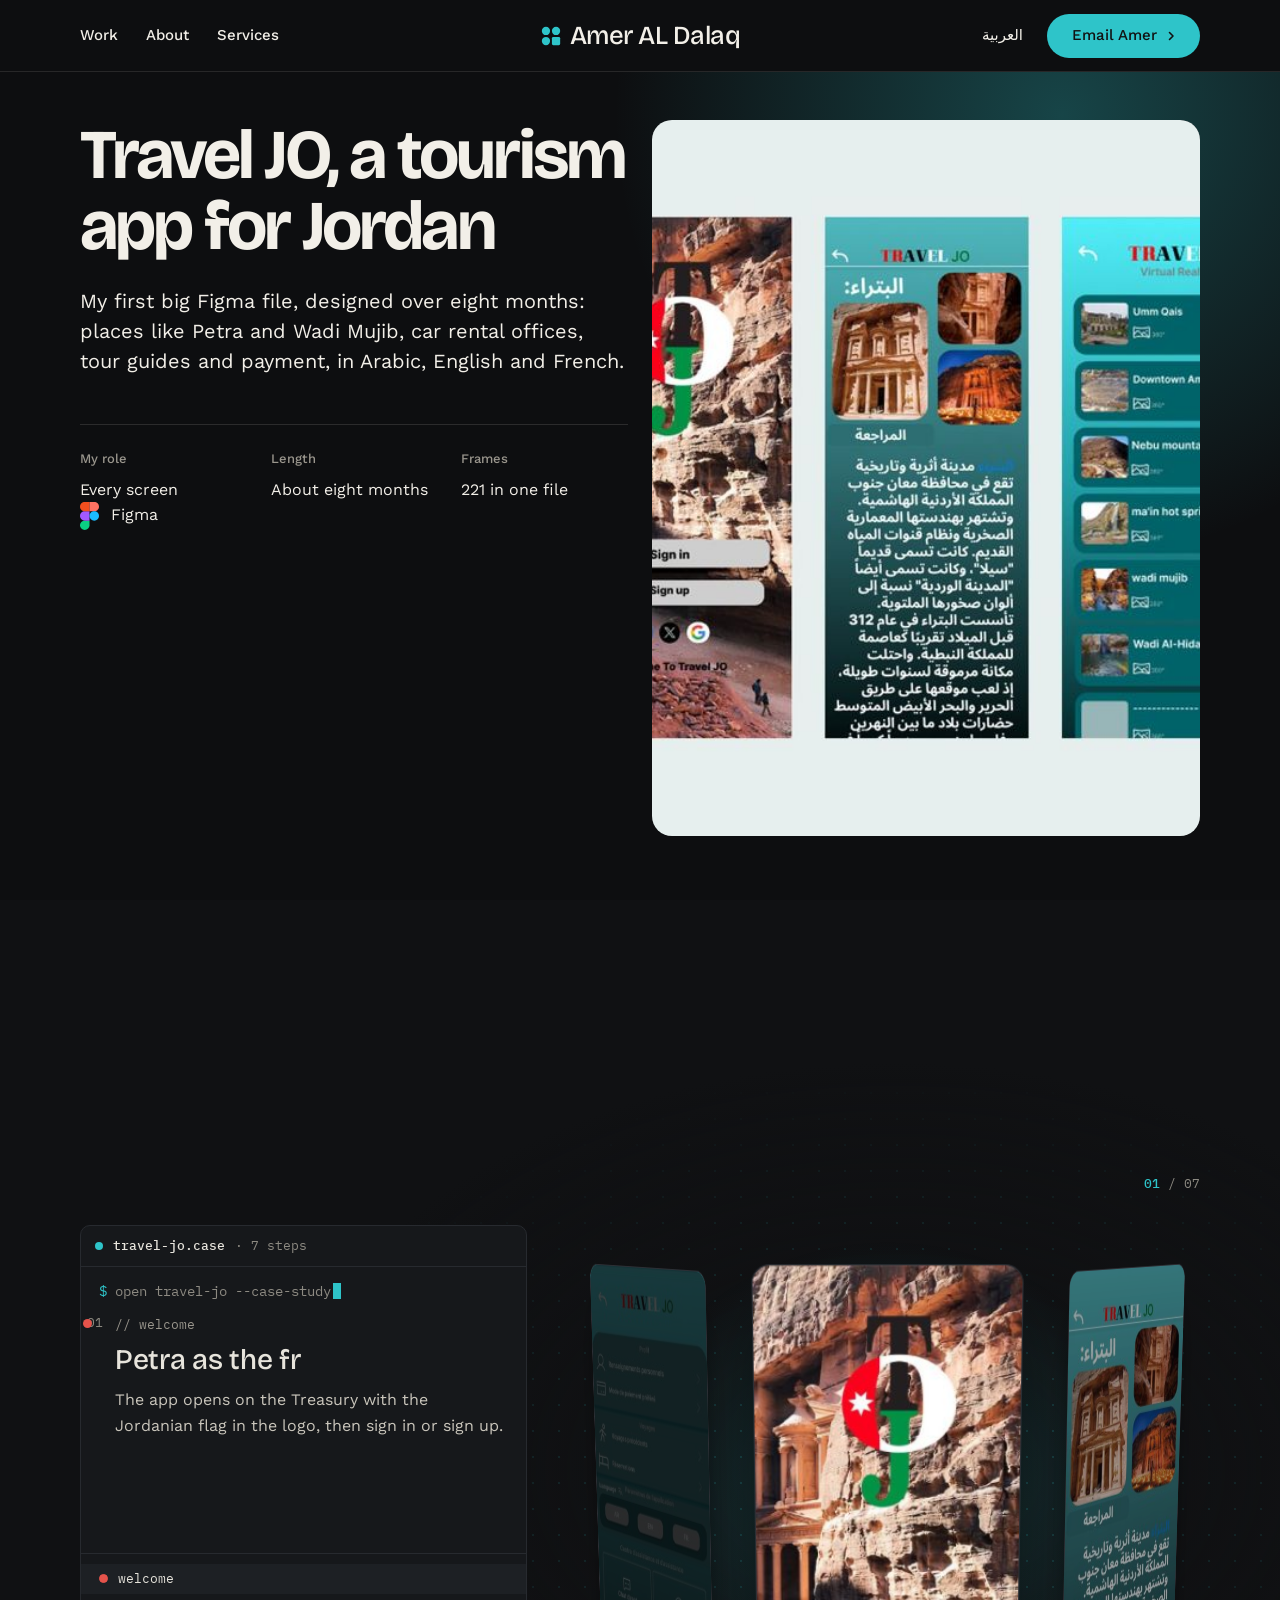
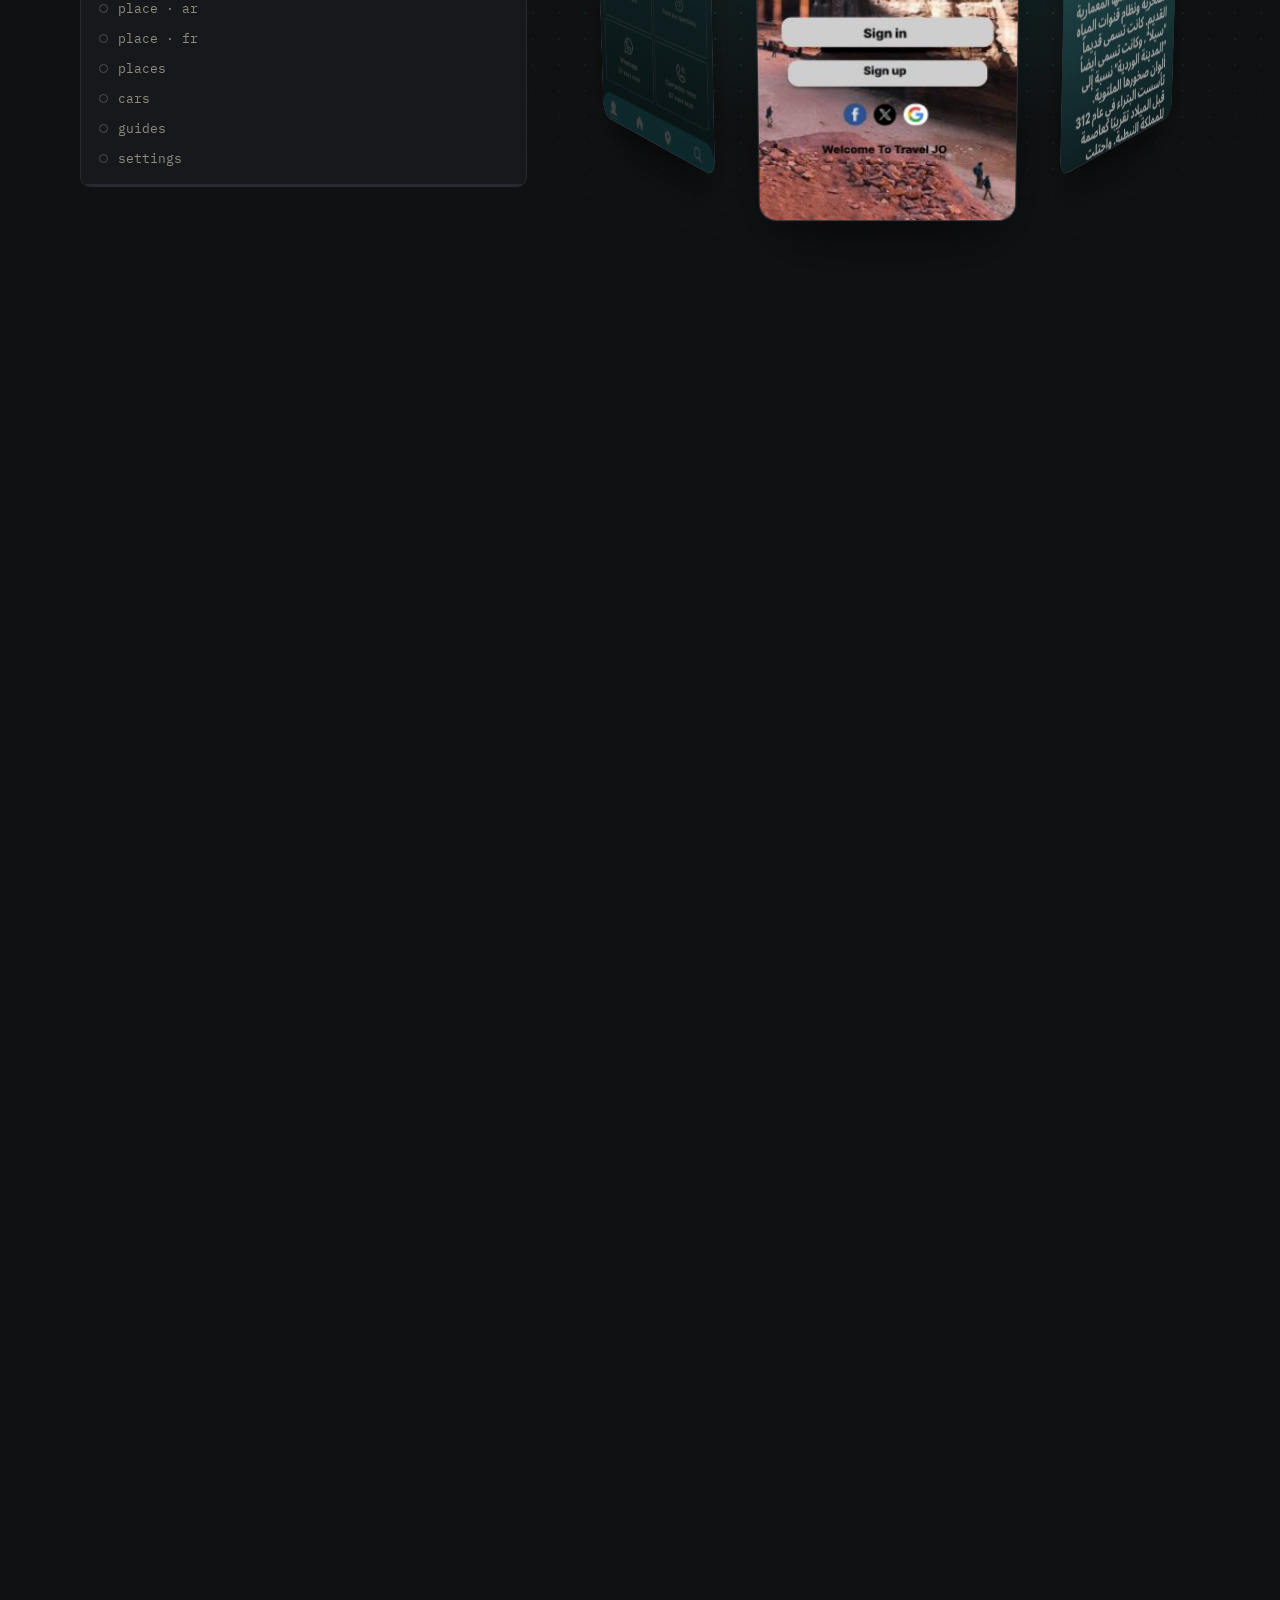
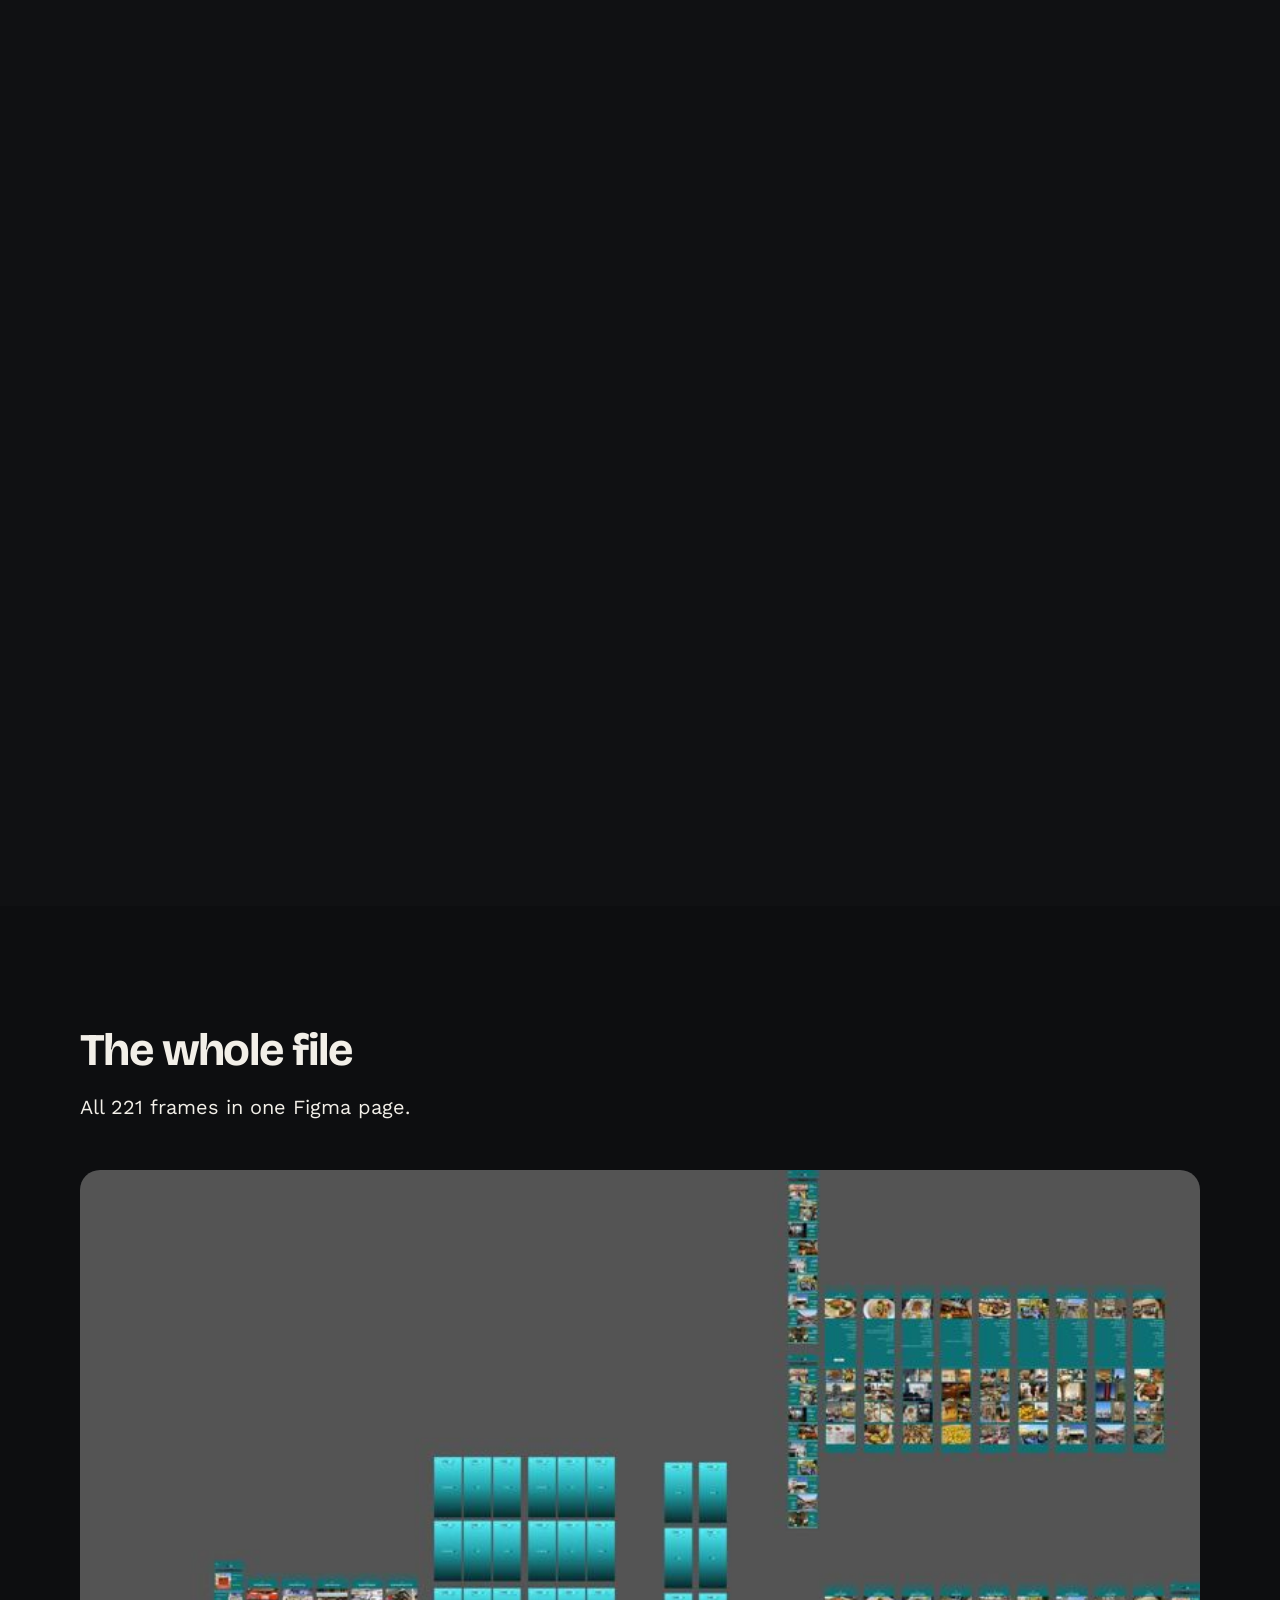
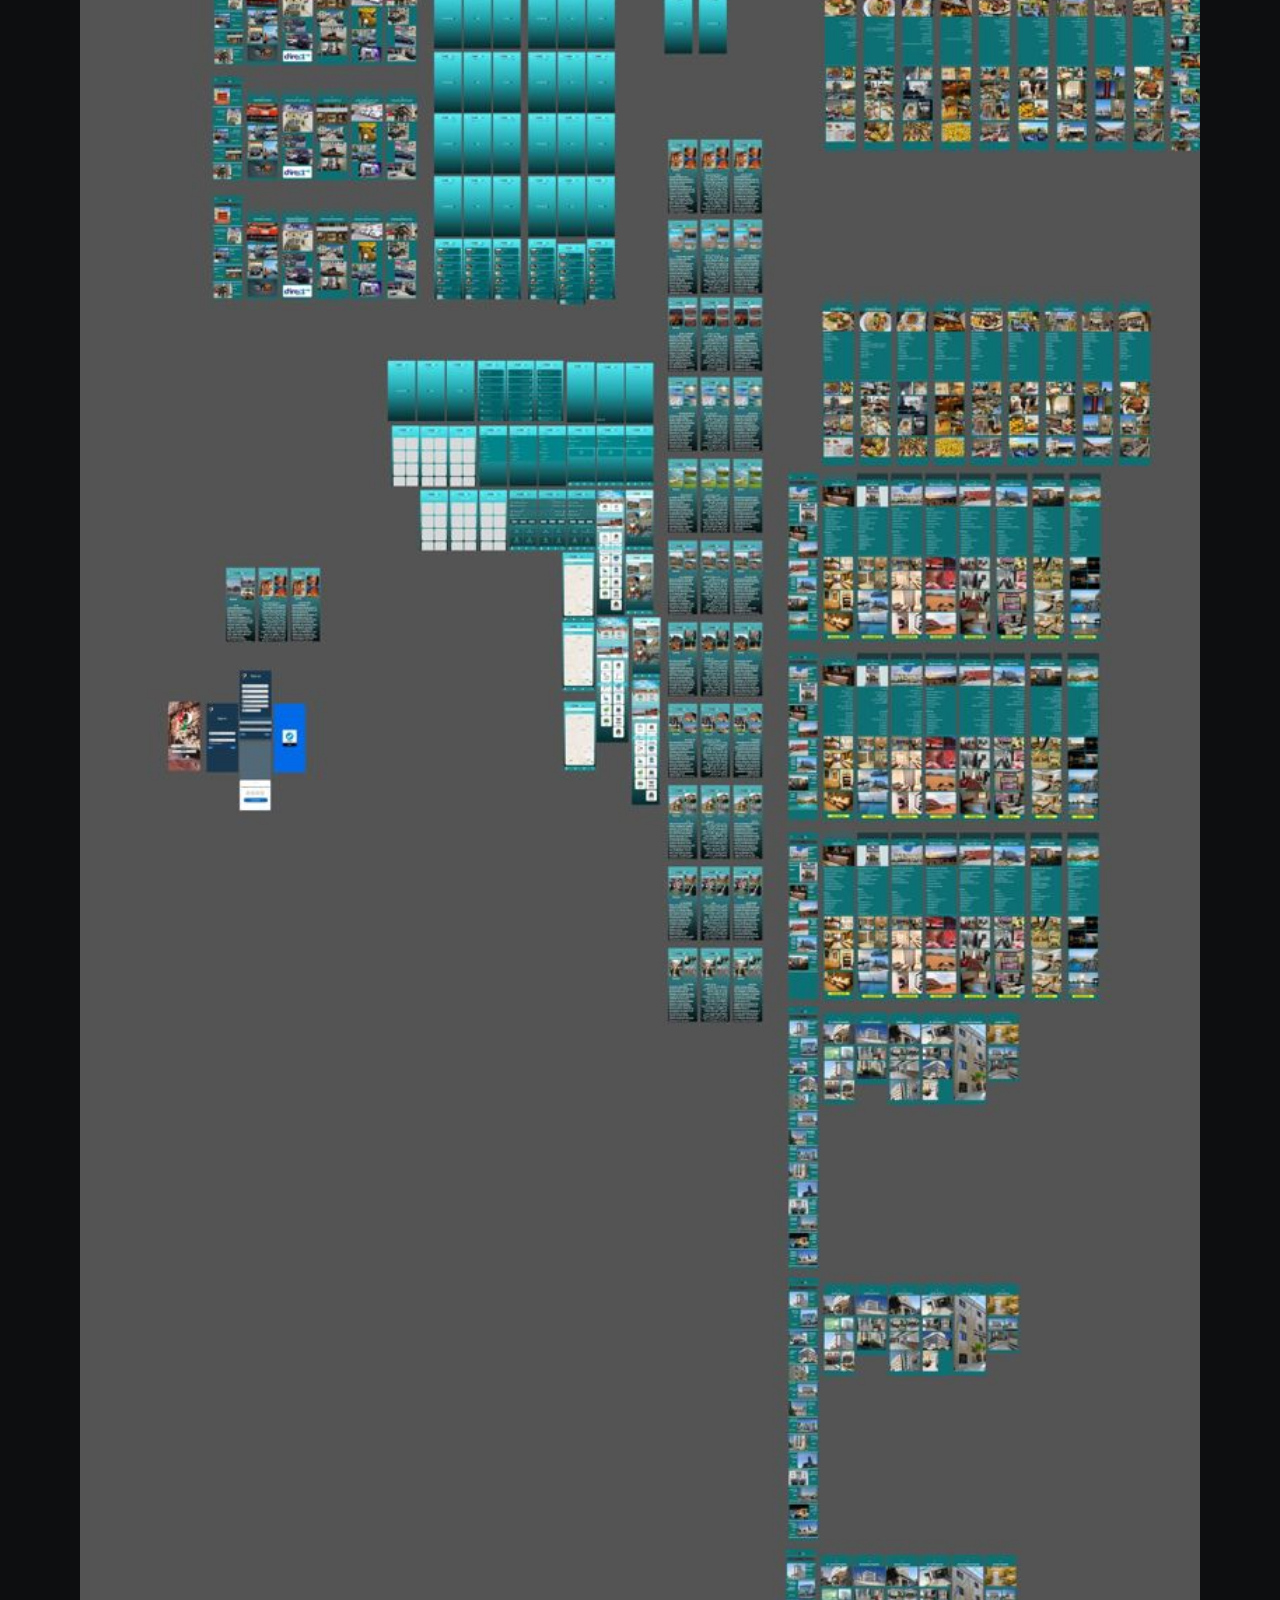
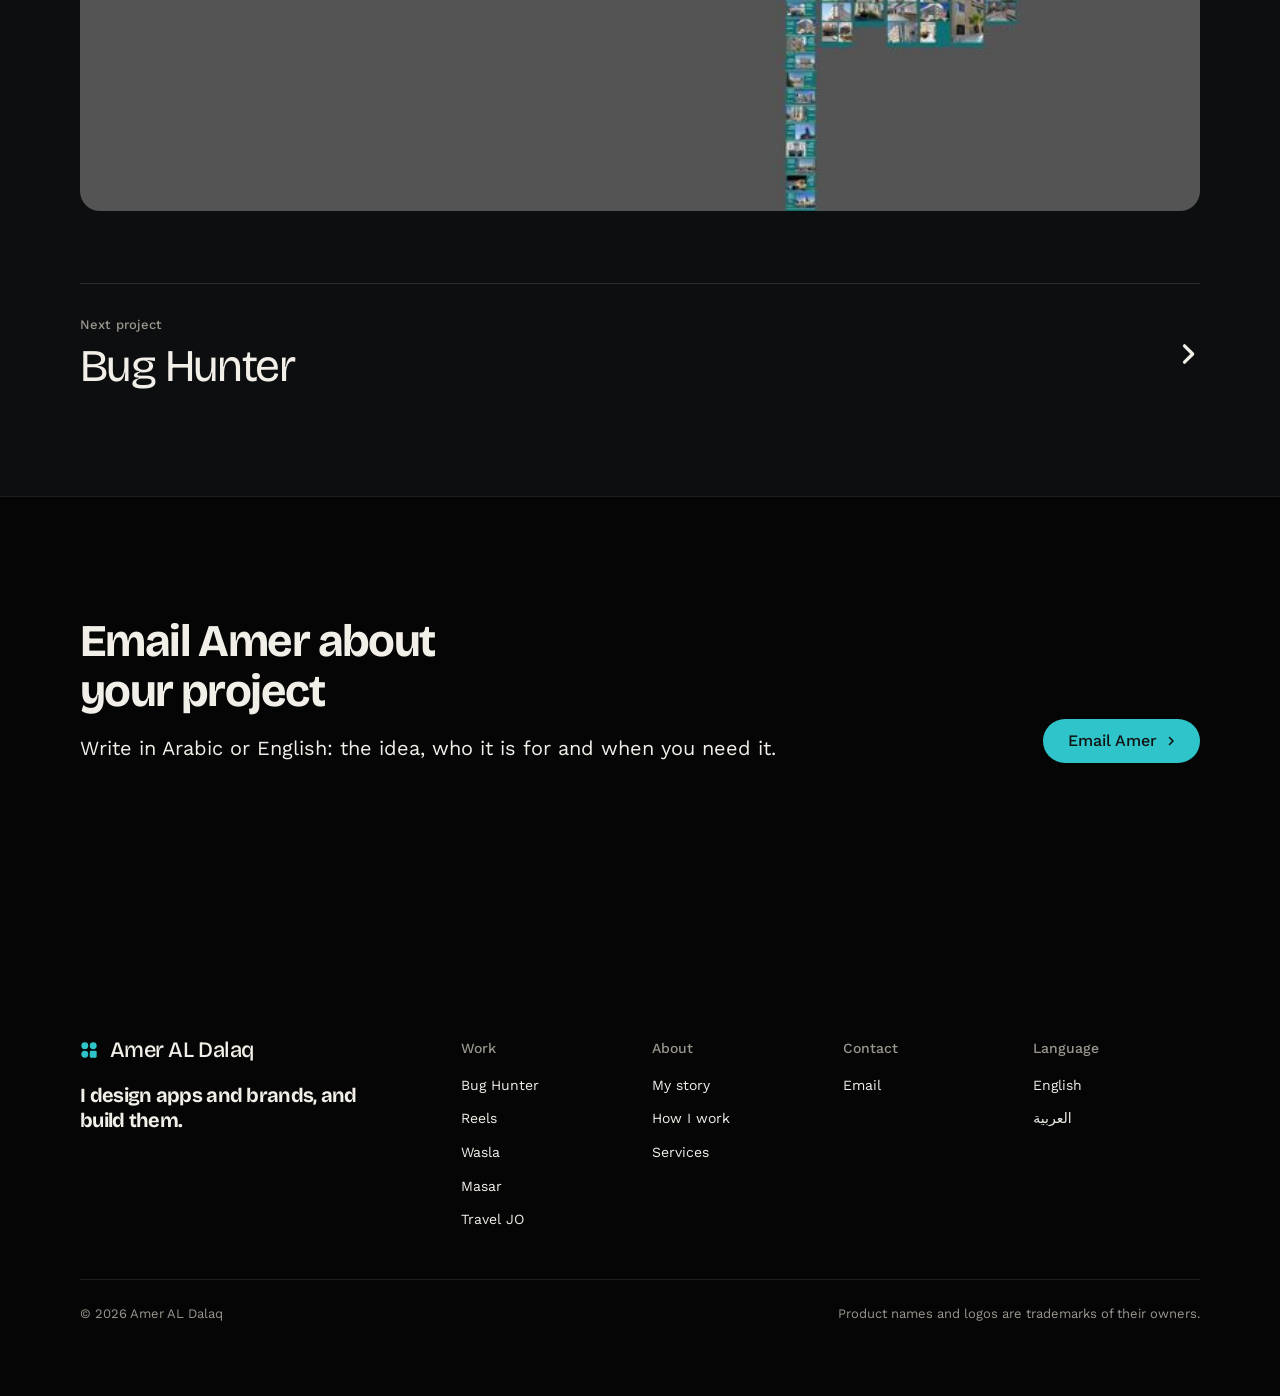
<file: work/travel-jo.html>
<!doctype html>
<html lang="en" data-type="service" data-radius="soft" data-buttons="pill" data-motion style="--pc: #2ec4c9">
<head>
<meta charset="utf-8">
<meta name="viewport" content="width=device-width, initial-scale=1, viewport-fit=cover">
<title data-ar-title-text="Travel JO: تطبيق سياحي للأردن صمّمه عامر الدلق">Travel JO: a tourism app for Jordan, designed by Amer AL Dalaq</title>
<meta name="description" content="A learning project in Figma: a tourism app for Jordan in Arabic, English and French, with places, car rental, tour guides and payment." data-ar-content="مشروع تعلّم في Figma: تطبيق سياحي للأردن بالعربية والإنجليزية والفرنسية، فيه الأماكن وتأجير السيارات والمرشدون والدفع.">
<meta property="og:type" content="article">
<meta property="og:title" content="Travel JO: a tourism app for Jordan, designed by Amer AL Dalaq">
<meta property="og:description" content="A learning project in Figma: a tourism app for Jordan in Arabic, English and French, with places, car rental, tour guides and payment.">
<meta property="og:image" content="../img/cover-travel-jo.jpg">
<meta name="twitter:card" content="summary_large_image">
<link rel="icon" href="../favicon.svg" type="image/svg+xml">
<meta name="theme-color" content="#0d0e10">
<meta name="site-kind" content="other">
<meta name="page-type" content="service">
<script>
  (function(){var q=new URLSearchParams(location.search).get('lang');
  if(q==='ar'){var r=document.documentElement;r.lang='ar';r.dir='rtl';r.classList.add('i18n-wait');setTimeout(function(){r.classList.remove('i18n-wait')},900)}})();
</script>
<link rel="preconnect" href="https://fonts.googleapis.com">
<link rel="preconnect" href="https://fonts.gstatic.com" crossorigin>
<link href="https://fonts.googleapis.com/css2?family=Bricolage+Grotesque:opsz,wght@12..96,500;12..96,700&family=Instrument+Serif:ital@1&family=Work+Sans:wght@400..600&family=IBM+Plex+Mono:wght@400;500&display=swap" rel="stylesheet">
<link rel="stylesheet" href="../assets/system.css">
<link rel="stylesheet" href="../assets/ui/cards.css">
<link rel="stylesheet" href="../assets/motion/motion.css">
<link rel="stylesheet" href="../assets/layout/layout.css">
<link rel="stylesheet" href="../assets/icons/icon.css">
<style>
:root {
  --p-bg: #0d0e10; --p-surface: #16181b; --p-ink: #f2efe8; --p-muted: #9a968d;
  --p-accent: #2ec4c9; --p-accent-ink: #111111; --p-action: #2ec4c9; --p-action-ink: #111111;
  --p-inv-bg: #16181b; --p-inv-surface: #1d2024; --p-inv-ink: #f2efe8; --p-inv-muted: #9a968d;
  --p-inv-accent: #2ec4c9; --p-inv-accent-ink: #111111; --p-inv-action: #2ec4c9; --p-inv-action-ink: #111111;
  --font-display: "Bricolage Grotesque", "Work Sans", system-ui, sans-serif;
  --font-text: "Work Sans", system-ui, sans-serif;
  --display-weight: 700; --display-tracking: -0.035em; --display-tracking-xl: -0.045em; --ly-scale: 1.04;
}
</style>
<link rel="stylesheet" href="../site.css">
<link rel="stylesheet" href="../story3d.css">
<script>document.documentElement.classList.add('m-enter');setTimeout(()=>document.documentElement.classList.add('m-enter-done'),700)</script>
</head>
<body>
<header class="nav nav--split">
  <div class="wrap nav__bar">
    <a class="skip-link" href="#top" data-ar="تخطَّ إلى المحتوى">Skip to content</a>
    <nav class="nav__links" aria-label="Main" data-ar-aria="الرئيسية">
      <div class="nav__item"><a class="nav__link" href="../index.html#work" data-ar="الأعمال">Work</a></div>
      <div class="nav__item"><a class="nav__link" href="../index.html#about" data-ar="عنّي">About</a></div>
      <div class="nav__item"><a class="nav__link" href="../index.html#services" data-ar="الخدمات">Services</a></div>
    </nav>
    <a class="nav__logo" href="../index.html"><span class="mark" data-mark="dots" aria-hidden="true"></span><span data-ar="عامر الدلق">Amer AL Dalaq</span></a>
    <div class="nav__actions">
      <button class="lang-toggle nav__link" type="button" data-lang-toggle lang="ar" aria-label="اقرأ الصفحة بالعربية">العربية</button>
      <a class="btn btn--primary" href="mailto:amer.mdddd.2007@gmail.com" data-ar="راسل عامر">Email Amer</a>
    </div>
    <button class="nav__toggle" type="button" aria-expanded="false" aria-label="Menu" data-ar-aria="القائمة">
      <svg width="18" height="18" viewBox="0 0 18 18" aria-hidden="true"><path d="M2 5h14M2 13h14" stroke="currentColor" stroke-width="1.6" stroke-linecap="round"/></svg>
    </button>
  </div>
</header>
<main id="top">
  <section class="hero hero--split" data-enter aria-labelledby="hero-h">
    <div class="wrap">
      <div class="hero-text grid hero-split">
        <div class="hero-copy span-6">
          <h1 id="hero-h" data-ar="Travel JO، تطبيق سياحي للأردن">Travel JO, a tourism app for Jordan</h1>
          <p class="t-lead" data-ar="أول ملف كبير لي في Figma، صمّمته على مدى ثمانية أشهر: أماكن مثل البتراء ووادي الموجب، ومكاتب تأجير السيارات، والمرشدون، والدفع، بالعربية والإنجليزية والفرنسية.">My first big Figma file, designed over eight months: places like Petra and Wadi Mujib, car rental offices, tour guides and payment, in Arabic, English and French.</p>
          <dl class="facts"><div><dt data-ar="دوري">My role</dt><dd data-ar="كل الشاشات">Every screen</dd></div><div><dt data-ar="المدة">Length</dt><dd data-ar="نحو ثمانية أشهر">About eight months</dd></div><div><dt data-ar="الإطارات">Frames</dt><dd data-ar="221 في ملف واحد">221 in one file</dd></div></dl>
          <ul class="tools"><li><img src="../assets/icons/figma.svg" alt="" width="27" height="40" loading="lazy">Figma</li></ul>
        </div>
        <div class="hero-visual frame frame--photo span-6 start-7">
          <img class="frame__img" src="../img/cover-travel-jo.jpg" srcset="../img/cover-travel-jo-800.jpg 800w, ../img/cover-travel-jo.jpg 1200w" sizes="(min-width: 1024px) 45vw, 92vw" width="1200" height="900" alt="Travel JO welcome screen over Petra, the Petra page and a list of places" data-ar-alt="شاشة ترحيب Travel JO فوق البتراء، وصفحة البتراء، وقائمة أماكن" style="view-transition-name: p-travel-jo" fetchpriority="high">
        </div>
      </div>
    </div>
  </section>
  <section class="s3" data-story aria-labelledby="s3-h">
    <div class="s3__pin">
      <div class="wrap">
        <h2 id="s3-h" class="sr-only" data-ar="Travel JO، شاشة شاشة">Travel JO, screen by screen</h2>
        <div class="s3__grid">
          <div class="s3__editor">
            <div class="s3__tabs"><span class="dot" aria-hidden="true"></span><b>travel-jo.case</b><span>· 7 steps</span></div>
            <p class="s3__cmd" aria-hidden="true"><span class="p">$</span> <span data-type>open travel-jo --case-study</span><span class="caret"></span></p>
            <div class="s3__steps"><div class="s3__step"><span class="s3__ln">01</span><div><span class="c" data-ar="// الترحيب">// welcome</span><h3 data-ar="البتراء كباب الدخول">Petra as the front door</h3><p data-ar="يفتح التطبيق على الخزنة مع علم الأردن في الشعار، ثم تسجيل الدخول أو إنشاء حساب.">The app opens on the Treasury with the Jordanian flag in the logo, then sign in or sign up.</p></div></div><div class="s3__step"><span class="s3__ln">04</span><div><span class="c" data-ar="// مكان · عربي">// place · ar</span><h3 data-ar="كل مكان يحكي قصته">Every place tells its story</h3><p data-ar="صور وتاريخ ومراجعات لكل مكان، وهنا البتراء بالعربية.">Photographs, history and reviews for each place, here Petra in Arabic.</p></div></div><div class="s3__step"><span class="s3__ln">07</span><div><span class="c" data-ar="// مكان · فرنسي">// place · fr</span><h3 data-ar="الصفحة نفسها بالفرنسية">The same page in French</h3><p data-ar="ثلاث لغات، العربية والإنجليزية والفرنسية، لكل منها تخطيط يناسب اتجاهها وطولها.">Three languages, Arabic, English and French, each laid out for its own direction and length.</p></div></div><div class="s3__step"><span class="s3__ln">10</span><div><span class="c" data-ar="// الأماكن">// places</span><h3 data-ar="أماكن للزيارة">Places to visit</h3><p data-ar="أم قيس ووسط عمّان وجبل نيبو وماعين ووادي الموجب: قائمة لاستكشافها قبل الرحلة.">Umm Qais, Downtown Amman, Mount Nebo, Ma’in, Wadi Mujib: a list to explore before the trip.</p></div></div><div class="s3__step"><span class="s3__ln">13</span><div><span class="c" data-ar="// السيارات">// cars</span><h3 data-ar="استأجر سيارة من التطبيق نفسه">Rent a car in the same app</h3><p data-ar="مكاتب التأجير بصورها وسياراتها وموقعها، دون أن تترك رحلتك.">Rental offices with their photographs, cars and location, without leaving the trip.</p></div></div><div class="s3__step"><span class="s3__ln">16</span><div><span class="c" data-ar="// المرشدون">// guides</span><h3 data-ar="جد مرشداً سياحياً">Find a tour guide</h3><p data-ar="قائمة مرشدين مع الأماكن التي يغطونها، جاهزة للحجز.">A list of guides with the places they cover, ready to book.</p></div></div><div class="s3__step"><span class="s3__ln">19</span><div><span class="c" data-ar="// الإعدادات">// settings</span><h3 data-ar="الإعدادات واللغة والمساعدة">Settings, language and help</h3><p data-ar="الرحلات المحفوظة والحجوزات وتبديل اللغة ومركز مساعدة بالمحادثة وواتساب.">Saved trips, bookings, the language switch and a help centre with chat and WhatsApp.</p></div></div></div>
            <ol class="s3__stack" aria-label="Steps" data-ar-aria="الخطوات"><li><button type="button"><span class="bp" aria-hidden="true"></span><span data-ar="الترحيب">welcome</span></button></li><li><button type="button"><span class="bp" aria-hidden="true"></span><span data-ar="مكان · عربي">place · ar</span></button></li><li><button type="button"><span class="bp" aria-hidden="true"></span><span data-ar="مكان · فرنسي">place · fr</span></button></li><li><button type="button"><span class="bp" aria-hidden="true"></span><span data-ar="الأماكن">places</span></button></li><li><button type="button"><span class="bp" aria-hidden="true"></span><span data-ar="السيارات">cars</span></button></li><li><button type="button"><span class="bp" aria-hidden="true"></span><span data-ar="المرشدون">guides</span></button></li><li><button type="button"><span class="bp" aria-hidden="true"></span><span data-ar="الإعدادات">settings</span></button></li></ol>
            <div class="s3__bar" aria-hidden="true"><i></i></div>
          </div>
          <div class="s3__stage">
            <div class="s3__ring"><figure class="s3__card"><img src="../img/travel-jo/001.jpg" width="226" height="491" alt="Welcome screen over Petra" data-ar-alt="شاشة الترحيب فوق البتراء" loading="lazy"></figure><figure class="s3__card"><img src="../img/travel-jo/012.jpg" width="206" height="524" alt="The Petra page in Arabic" data-ar-alt="صفحة البتراء بالعربية" loading="lazy"></figure><figure class="s3__card"><img src="../img/travel-jo/017.jpg" width="206" height="524" alt="The Petra page in French" data-ar-alt="صفحة البتراء بالفرنسية" loading="lazy"></figure><figure class="s3__card"><img src="../img/travel-jo/038.jpg" width="197" height="430" alt="Places in virtual reality" data-ar-alt="الأماكن بالواقع الافتراضي" loading="lazy"></figure><figure class="s3__card"><img src="../img/travel-jo/013.jpg" width="226" height="491" alt="A car rental office" data-ar-alt="مكتب تأجير سيارات" loading="lazy"></figure><figure class="s3__card"><img src="../img/travel-jo/049.jpg" width="198" height="430" alt="Tour guides" data-ar-alt="المرشدون السياحيون" loading="lazy"></figure><figure class="s3__card"><img src="../img/travel-jo/069.jpg" width="197" height="430" alt="Settings and help" data-ar-alt="الإعدادات والمساعدة" loading="lazy"></figure></div>
            <p class="s3__count" aria-hidden="true"><b>01</b> / 07</p>
          </div>
        </div>
      </div>
    </div>
  </section>
  <section class="section" id="board" aria-labelledby="board-h" style="height: auto">
    <div class="wrap">
      <div class="section-head"><h2 id="board-h" data-ar="الملف كاملاً">The whole file</h2><p data-ar="كل الإطارات الـ 221 في صفحة واحدة في Figma.">All 221 frames in one Figma page.</p></div>
      <div class="wide wide--one" data-reveal="stagger"><img src="../img/travel-jo/board.jpg" srcset="../img/travel-jo/board-800.jpg 800w, ../img/travel-jo/board.jpg 1600w" sizes="(min-width: 1024px) 45vw, 92vw" width="1600" height="3202" alt="The whole Travel JO Figma board with all 221 frames" data-ar-alt="لوحة Travel JO كاملة في Figma بإطاراتها الـ 221" loading="lazy"></div>
    </div>
  </section>
  <section class="section" aria-label="Next project" data-ar-aria="المشروع التالي" style="height: auto; padding-top: 0">
    <div class="wrap">
      <a class="next" href="bug-hunter.html"><span><span class="t-label" data-ar="المشروع التالي">Next project</span><span class="next__name" data-ar="Bug Hunter">Bug Hunter</span></span><svg class="m-arrow" viewBox="0 0 12 12" aria-hidden="true"><path class="m-arrow__stem" d="M1 6h8"/><path class="m-arrow__head" d="M4.5 2.5 8 6l-3.5 3.5"/></svg></a>
    </div>
  </section>
</main>
<footer class="footer closing footer--dark ground-inverse" id="contact" aria-labelledby="close-h">
  <div class="wrap">
    <div class="closing__cta close--word">
      <div class="section-head--split">
        <div><h2 id="close-h" data-ar="راسل عامر بخصوص مشروعك">Email Amer about your project</h2><p class="t-lead" data-ar="اكتب لي بالعربية أو الإنجليزية: ما الفكرة، ولمن، ومتى تحتاجها.">Write in Arabic or English: the idea, who it is for and when you need it.</p></div>
        <a class="btn btn--primary" href="mailto:amer.mdddd.2007@gmail.com"><span data-ar="راسل عامر">Email Amer</span><svg class="m-arrow" viewBox="0 0 12 12" aria-hidden="true"><path class="m-arrow__stem" d="M1 6h8"/><path class="m-arrow__head" d="M4.5 2.5 8 6l-3.5 3.5"/></svg></a>
      </div>
    </div>
    <div class="closing__links">
      <div class="grid">
        <div class="span-4 stack-4">
          <a class="nav__logo" href="../index.html"><span class="mark" data-mark="dots" aria-hidden="true"></span><span data-ar="عامر الدلق">Amer AL Dalaq</span></a>
          <p class="footer__lede" data-ar="أصمّم التطبيقات والهويات، وأبنيها.">I design apps and brands, and build them.</p>
        </div>
        <div class="span-2 footer__col"><h3 data-ar="الأعمال">Work</h3><ul>
          <li><a href="bug-hunter.html">Bug Hunter</a></li>
          <li><a href="reels.html" data-ar="الفيديوهات">Reels</a></li>
          <li><a href="wasla.html" data-ar="وَصلة">Wasla</a></li>
          <li><a href="masar.html" data-ar="مسار">Masar</a></li>
          <li><a href="travel-jo.html">Travel JO</a></li>
        </ul></div>
        <div class="span-2 footer__col"><h3 data-ar="عنّي">About</h3><ul>
          <li><a href="../index.html#about" data-ar="قصتي">My story</a></li>
          <li><a href="../index.html#process" data-ar="طريقة عملي">How I work</a></li>
          <li><a href="../index.html#services" data-ar="الخدمات">Services</a></li>
        </ul></div>
        <div class="span-2 footer__col"><h3 data-ar="تواصل">Contact</h3><ul>
          <li><a href="mailto:amer.mdddd.2007@gmail.com" data-ar="البريد">Email</a></li>
        </ul></div>
        <div class="span-2 footer__col"><h3 data-ar="اللغة">Language</h3><ul>
          <li><a href="travel-jo.html" lang="en">English</a></li>
          <li><a href="travel-jo.html?lang=ar" lang="ar">العربية</a></li>
        </ul></div>
      </div>
      <div class="footer__legal">
        <span>&copy; 2026 <span data-ar="عامر الدلق">Amer AL Dalaq</span></span>
        <span data-ar="أسماء المنتجات وشعاراتها علامات تجارية لأصحابها.">Product names and logos are trademarks of their owners.</span>
      </div>
    </div>
  </div>
</footer>
<script type="module" src="../site.js"></script>
<script type="module" src="../story3d.js"></script>
<script type="module" src="../assets/system.js"></script>
<script type="module" src="../assets/motion/motion.js"></script>
<script type="module" src="../assets/layout/layout.js"></script>
</body>
</html>
</file>
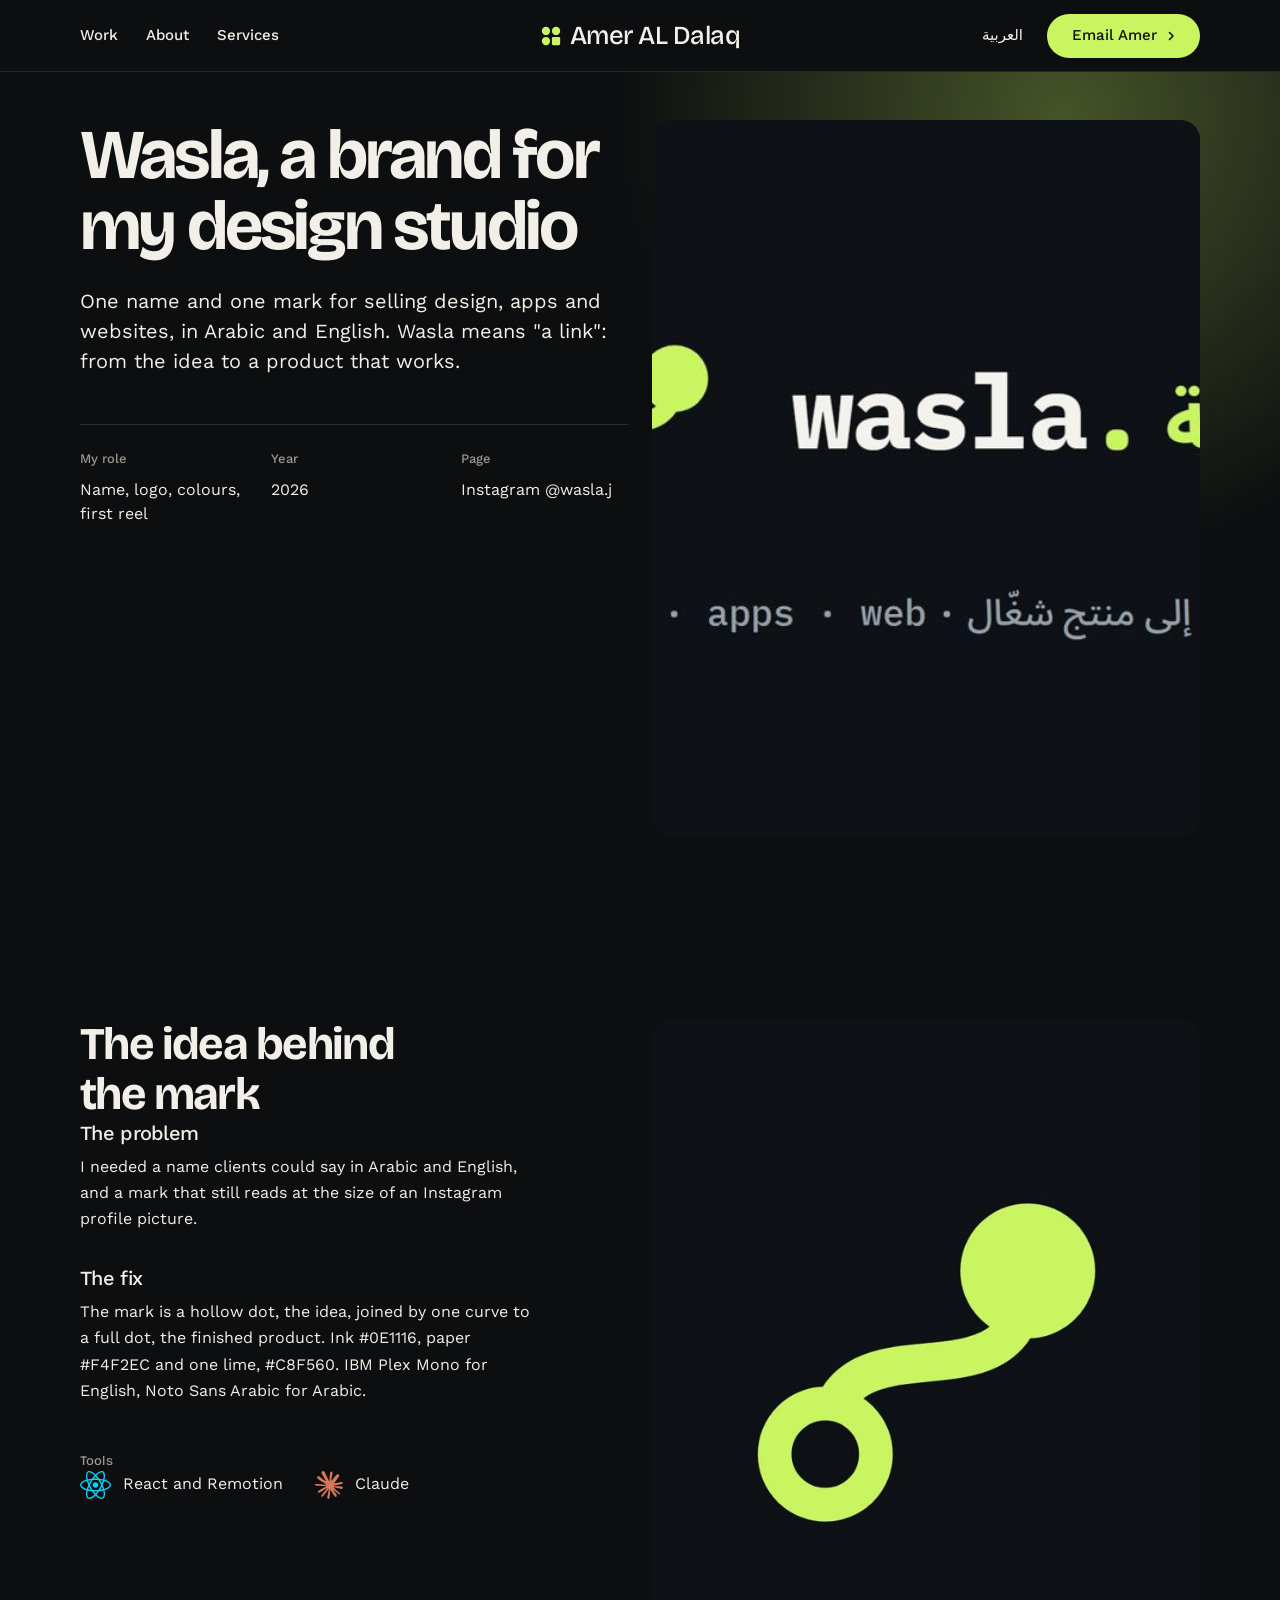
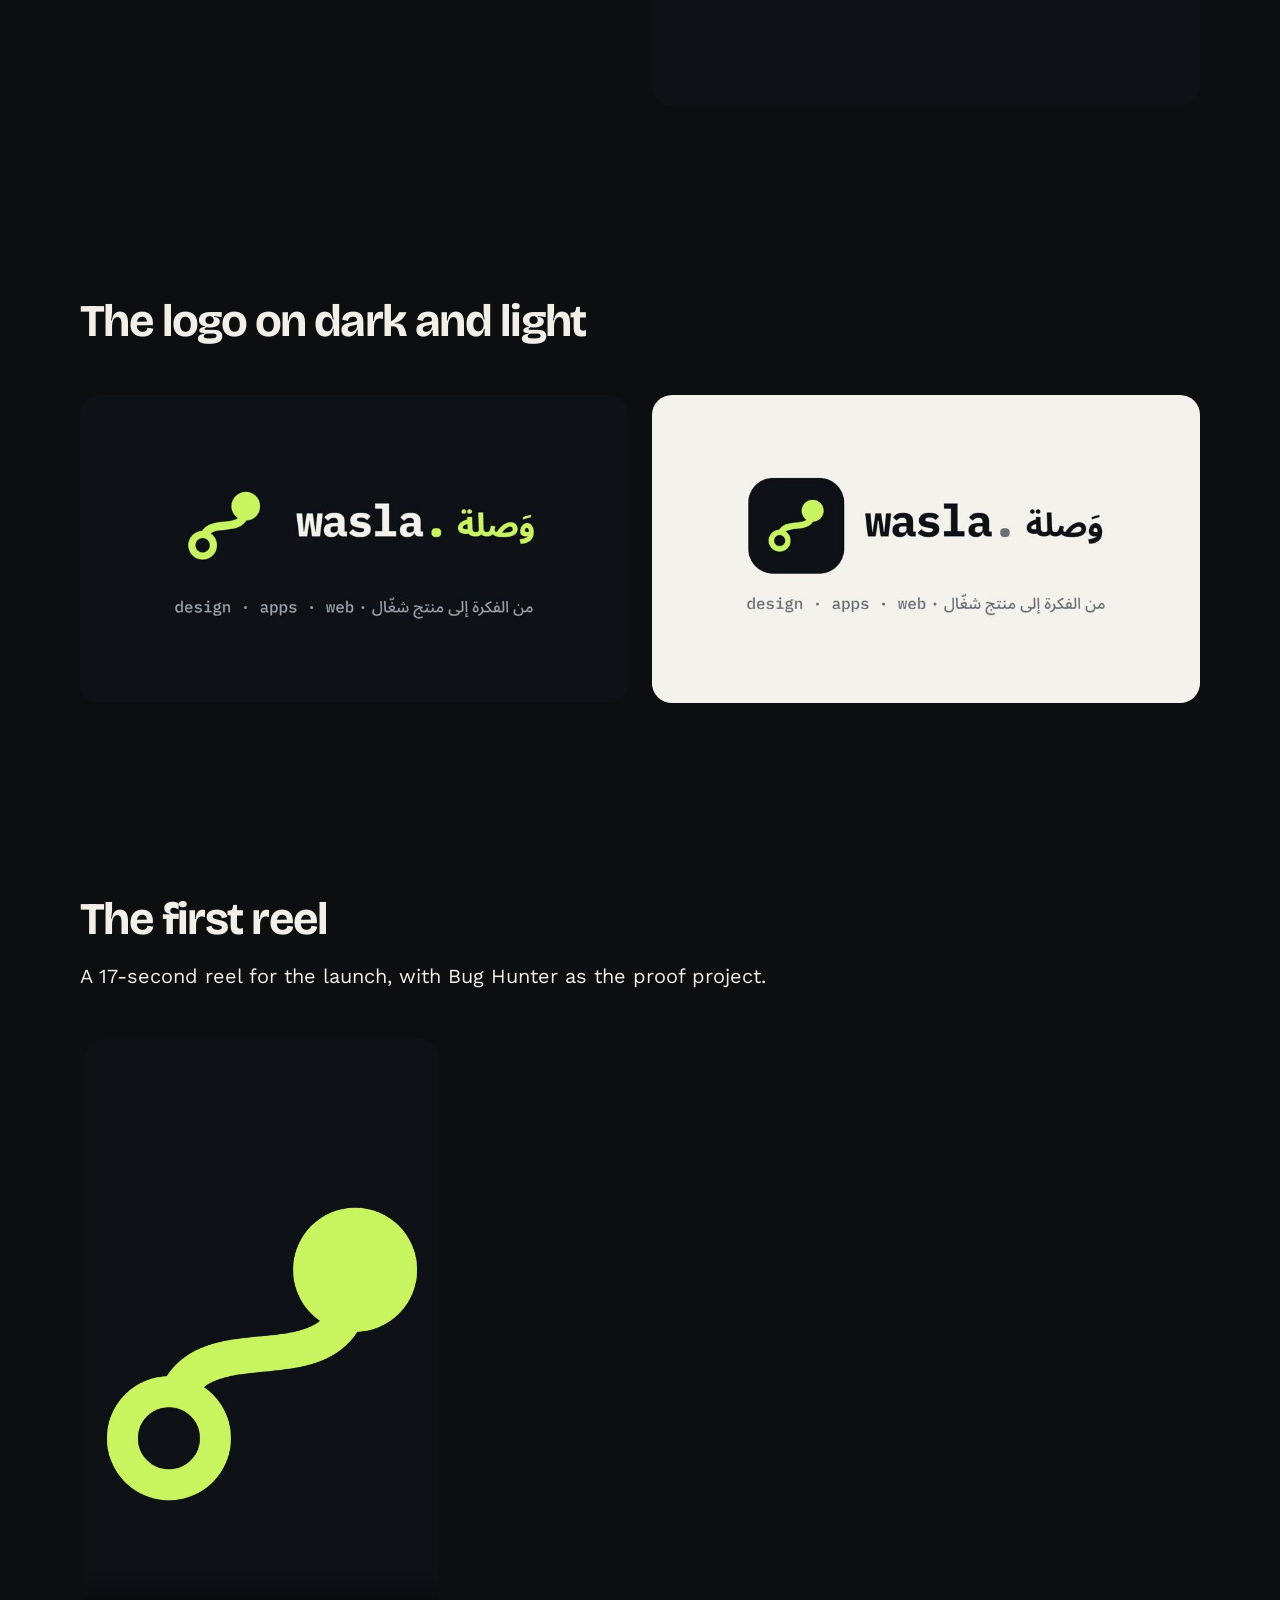
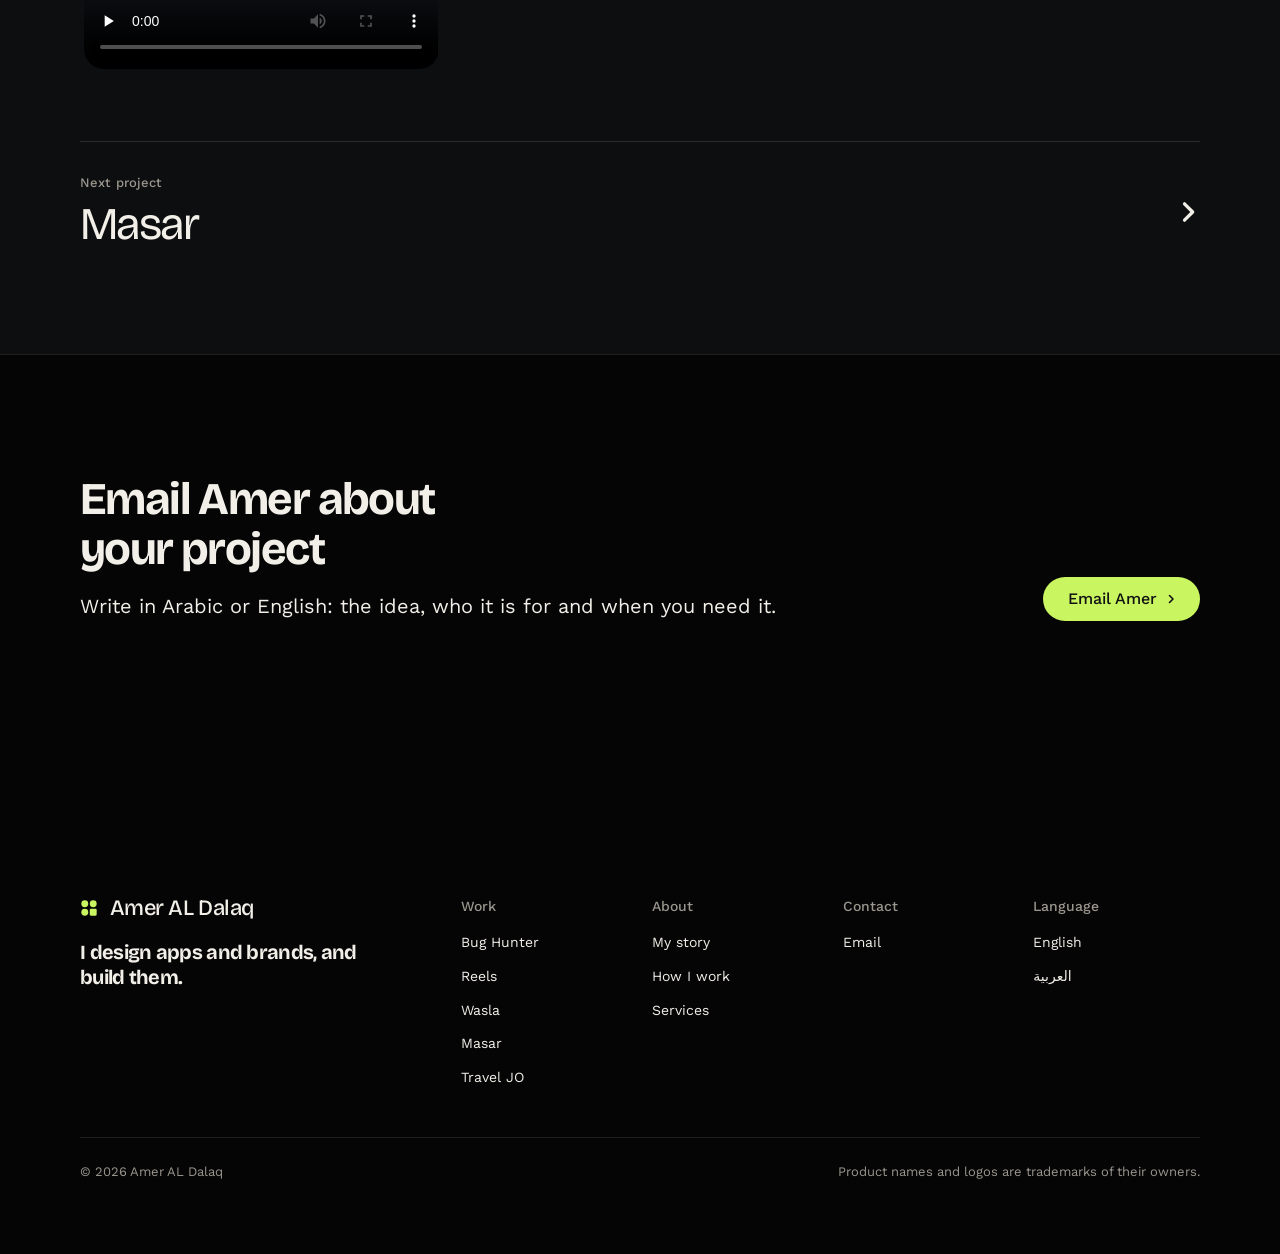
<file: work/wasla.html>
<!doctype html>
<html lang="en" data-type="service" data-radius="soft" data-buttons="pill" data-motion style="--pc: #c8f560">
<head>
<meta charset="utf-8">
<meta name="viewport" content="width=device-width, initial-scale=1, viewport-fit=cover">
<title data-ar-title-text="وَصلة: هوية بصرية لاستوديو تصميم وتطبيقات، من عامر الدلق">Wasla: brand identity for a design and app studio, by Amer AL Dalaq</title>
<meta name="description" content="Name, mark, colours and type for wasla, the studio Amer AL Dalaq sells design, apps and websites through." data-ar-content="الاسم والعلامة والألوان والخطوط لوَصلة، الاستوديو الذي يقدّم عبره عامر الدلق خدمات التصميم والتطبيقات والمواقع.">
<meta property="og:type" content="article">
<meta property="og:title" content="Wasla: brand identity for a design and app studio, by Amer AL Dalaq">
<meta property="og:description" content="Name, mark, colours and type for wasla, the studio Amer AL Dalaq sells design, apps and websites through.">
<meta property="og:image" content="../img/cover-wasla.jpg">
<meta name="twitter:card" content="summary_large_image">
<link rel="icon" href="../favicon.svg" type="image/svg+xml">
<meta name="theme-color" content="#0d0e10">
<meta name="site-kind" content="other">
<meta name="page-type" content="service">
<script>
  (function(){var q=new URLSearchParams(location.search).get('lang');
  if(q==='ar'){var r=document.documentElement;r.lang='ar';r.dir='rtl';r.classList.add('i18n-wait');setTimeout(function(){r.classList.remove('i18n-wait')},900)}})();
</script>
<link rel="preconnect" href="https://fonts.googleapis.com">
<link rel="preconnect" href="https://fonts.gstatic.com" crossorigin>
<link href="https://fonts.googleapis.com/css2?family=Bricolage+Grotesque:opsz,wght@12..96,500;12..96,700&family=Instrument+Serif:ital@1&family=Work+Sans:wght@400..600&family=IBM+Plex+Mono:wght@400;500&display=swap" rel="stylesheet">
<link rel="stylesheet" href="../assets/system.css">
<link rel="stylesheet" href="../assets/ui/cards.css">
<link rel="stylesheet" href="../assets/motion/motion.css">
<link rel="stylesheet" href="../assets/layout/layout.css">
<link rel="stylesheet" href="../assets/icons/icon.css">
<style>
:root {
  --p-bg: #0d0e10; --p-surface: #16181b; --p-ink: #f2efe8; --p-muted: #9a968d;
  --p-accent: #c8f560; --p-accent-ink: #111111; --p-action: #c8f560; --p-action-ink: #111111;
  --p-inv-bg: #16181b; --p-inv-surface: #1d2024; --p-inv-ink: #f2efe8; --p-inv-muted: #9a968d;
  --p-inv-accent: #c8f560; --p-inv-accent-ink: #111111; --p-inv-action: #c8f560; --p-inv-action-ink: #111111;
  --font-display: "Bricolage Grotesque", "Work Sans", system-ui, sans-serif;
  --font-text: "Work Sans", system-ui, sans-serif;
  --display-weight: 700; --display-tracking: -0.035em; --display-tracking-xl: -0.045em; --ly-scale: 1.04;
}
</style>
<link rel="stylesheet" href="../site.css">
<link rel="stylesheet" href="../story3d.css">
<script>document.documentElement.classList.add('m-enter');setTimeout(()=>document.documentElement.classList.add('m-enter-done'),700)</script>
</head>
<body>
<header class="nav nav--split">
  <div class="wrap nav__bar">
    <a class="skip-link" href="#top" data-ar="تخطَّ إلى المحتوى">Skip to content</a>
    <nav class="nav__links" aria-label="Main" data-ar-aria="الرئيسية">
      <div class="nav__item"><a class="nav__link" href="../index.html#work" data-ar="الأعمال">Work</a></div>
      <div class="nav__item"><a class="nav__link" href="../index.html#about" data-ar="عنّي">About</a></div>
      <div class="nav__item"><a class="nav__link" href="../index.html#services" data-ar="الخدمات">Services</a></div>
    </nav>
    <a class="nav__logo" href="../index.html"><span class="mark" data-mark="dots" aria-hidden="true"></span><span data-ar="عامر الدلق">Amer AL Dalaq</span></a>
    <div class="nav__actions">
      <button class="lang-toggle nav__link" type="button" data-lang-toggle lang="ar" aria-label="اقرأ الصفحة بالعربية">العربية</button>
      <a class="btn btn--primary" href="mailto:amer.mdddd.2007@gmail.com" data-ar="راسل عامر">Email Amer</a>
    </div>
    <button class="nav__toggle" type="button" aria-expanded="false" aria-label="Menu" data-ar-aria="القائمة">
      <svg width="18" height="18" viewBox="0 0 18 18" aria-hidden="true"><path d="M2 5h14M2 13h14" stroke="currentColor" stroke-width="1.6" stroke-linecap="round"/></svg>
    </button>
  </div>
</header>
<main id="top">
  <section class="hero hero--split" data-enter aria-labelledby="hero-h">
    <div class="wrap">
      <div class="hero-text grid hero-split">
        <div class="hero-copy span-6">
          <h1 id="hero-h" data-ar="وَصلة، هوية لاستوديو التصميم الخاص بي">Wasla, a brand for my design studio</h1>
          <p class="t-lead" data-ar="اسم واحد وعلامة واحدة لبيع التصميم والتطبيقات والمواقع، بالعربية والإنجليزية. وَصلة تعني الرابط: من الفكرة إلى منتج يعمل.">One name and one mark for selling design, apps and websites, in Arabic and English. Wasla means "a link": from the idea to a product that works.</p>
          <dl class="facts"><div><dt data-ar="دوري">My role</dt><dd data-ar="الاسم والشعار والألوان وأول فيديو">Name, logo, colours, first reel</dd></div><div><dt data-ar="السنة">Year</dt><dd data-ar="2026">2026</dd></div><div><dt data-ar="الصفحة">Page</dt><dd data-ar="إنستغرام @wasla.j">Instagram @wasla.j</dd></div></dl>
          
        </div>
        <div class="hero-visual frame frame--photo span-6 start-7">
          <img class="frame__img" src="../img/cover-wasla.jpg" srcset="../img/cover-wasla-800.jpg 800w, ../img/cover-wasla.jpg 1200w" sizes="(min-width: 1024px) 45vw, 92vw" width="1200" height="900" alt="The wasla mark: a hollow dot joined by a curve to a full dot" data-ar-alt="علامة وَصلة: نقطة مفرغة يصلها منحنى بنقطة ممتلئة" style="view-transition-name: p-wasla" fetchpriority="high">
        </div>
      </div>
    </div>
  </section>
  <section class="section" id="story" aria-labelledby="story-h" style="height: auto">
    <div class="wrap">
      <div class="grid grid--top">
        <div class="span-5">
          <h2 id="story-h" data-ar="الفكرة خلف العلامة">The idea behind the mark</h2>
          <div class="story" data-reveal="stagger"><div><h3 data-ar="المشكلة">The problem</h3><p data-ar="احتجت اسماً يقوله العميل بالعربية والإنجليزية، وعلامة تبقى واضحة بحجم صورة الملف الشخصي في إنستغرام.">I needed a name clients could say in Arabic and English, and a mark that still reads at the size of an Instagram profile picture.</p></div><div><h3 data-ar="الحل">The fix</h3><p data-ar="العلامة نقطة مفرغة هي الفكرة، يصلها منحنى واحد بنقطة ممتلئة هي المنتج النهائي. الحبر ‎#0E1116 والورق ‎#F4F2EC ولون ليموني واحد ‎#C8F560. خط IBM Plex Mono للإنجليزية وNoto Sans Arabic للعربية.">The mark is a hollow dot, the idea, joined by one curve to a full dot, the finished product. Ink #0E1116, paper #F4F2EC and one lime, #C8F560. IBM Plex Mono for English, Noto Sans Arabic for Arabic.</p></div></div>
          <h3 class="t-label" style="margin-top: var(--s-7); color: var(--muted)" data-ar="الأدوات">Tools</h3>
          <ul class="tools"><li><img src="../assets/icons/react.svg" alt="" width="40" height="36" loading="lazy">React and Remotion</li><li><img src="../assets/icons/claude.svg" alt="" width="40" height="40" loading="lazy">Claude</li></ul>
        </div>
        <div class="frame frame--photo span-6 start-7" style="aspect-ratio: 4 / 5; max-height: 708px" data-reveal-img>
          <img class="frame__img" src="../img/wasla/wasla-profile.jpg" srcset="../img/wasla/wasla-profile-800.jpg 800w, ../img/wasla/wasla-profile.jpg 1080w" sizes="(min-width: 1024px) 45vw, 92vw" width="1080" height="1080" alt="The wasla profile picture: the mark in lime on ink" data-ar-alt="صورة ملف وَصلة: العلامة باللون الليموني على الحبر" loading="lazy" style="object-position: 50% 50%">
        </div>
      </div>
    </div>
  </section>
  <section class="section" id="logo" aria-labelledby="logo-h" style="height: auto">
    <div class="wrap">
      <div class="section-head"><h2 id="logo-h" data-ar="الشعار على الداكن والفاتح">The logo on dark and light</h2></div>
      <div class="wide" data-reveal="stagger"><img src="../img/wasla/wasla-logo-dark.jpg" srcset="../img/wasla/wasla-logo-dark-800.jpg 800w, ../img/wasla/wasla-logo-dark.jpg 1600w" sizes="(min-width: 1024px) 45vw, 92vw" width="1600" height="900" alt="The wasla logo on ink with the line design, apps, web" data-ar-alt="شعار وَصلة على الحبر مع سطر تصميم وتطبيقات وويب" loading="lazy"><img src="../img/wasla/wasla-logo-light.jpg" srcset="../img/wasla/wasla-logo-light-800.jpg 800w, ../img/wasla/wasla-logo-light.jpg 1600w" sizes="(min-width: 1024px) 45vw, 92vw" width="1600" height="900" alt="The wasla logo on paper" data-ar-alt="شعار وَصلة على الورق" loading="lazy"></div>
    </div>
  </section>
  <section class="section" id="reel" aria-labelledby="reel-h" style="height: auto">
    <div class="wrap">
      <div class="section-head"><h2 id="reel-h" data-ar="أول فيديو">The first reel</h2><p data-ar="فيديو من 17 ثانية للإطلاق، وBug Hunter فيه مثال على شغلي.">A 17-second reel for the launch, with Bug Hunter as the proof project.</p></div>
      <ul class="films"><li><video controls preload="none" playsinline poster="../img/wasla/wasla-profile.jpg" aria-label="The first wasla reel" data-ar-aria="أول فيديو لوَصلة"><source src="../media/wasla-reel-1.mp4" type="video/mp4"></video></li></ul>
    </div>
  </section>
  <section class="section" aria-label="Next project" data-ar-aria="المشروع التالي" style="height: auto; padding-top: 0">
    <div class="wrap">
      <a class="next" href="masar.html"><span><span class="t-label" data-ar="المشروع التالي">Next project</span><span class="next__name" data-ar="مسار">Masar</span></span><svg class="m-arrow" viewBox="0 0 12 12" aria-hidden="true"><path class="m-arrow__stem" d="M1 6h8"/><path class="m-arrow__head" d="M4.5 2.5 8 6l-3.5 3.5"/></svg></a>
    </div>
  </section>
</main>
<footer class="footer closing footer--dark ground-inverse" id="contact" aria-labelledby="close-h">
  <div class="wrap">
    <div class="closing__cta close--word">
      <div class="section-head--split">
        <div><h2 id="close-h" data-ar="راسل عامر بخصوص مشروعك">Email Amer about your project</h2><p class="t-lead" data-ar="اكتب لي بالعربية أو الإنجليزية: ما الفكرة، ولمن، ومتى تحتاجها.">Write in Arabic or English: the idea, who it is for and when you need it.</p></div>
        <a class="btn btn--primary" href="mailto:amer.mdddd.2007@gmail.com"><span data-ar="راسل عامر">Email Amer</span><svg class="m-arrow" viewBox="0 0 12 12" aria-hidden="true"><path class="m-arrow__stem" d="M1 6h8"/><path class="m-arrow__head" d="M4.5 2.5 8 6l-3.5 3.5"/></svg></a>
      </div>
    </div>
    <div class="closing__links">
      <div class="grid">
        <div class="span-4 stack-4">
          <a class="nav__logo" href="../index.html"><span class="mark" data-mark="dots" aria-hidden="true"></span><span data-ar="عامر الدلق">Amer AL Dalaq</span></a>
          <p class="footer__lede" data-ar="أصمّم التطبيقات والهويات، وأبنيها.">I design apps and brands, and build them.</p>
        </div>
        <div class="span-2 footer__col"><h3 data-ar="الأعمال">Work</h3><ul>
          <li><a href="bug-hunter.html">Bug Hunter</a></li>
          <li><a href="reels.html" data-ar="الفيديوهات">Reels</a></li>
          <li><a href="wasla.html" data-ar="وَصلة">Wasla</a></li>
          <li><a href="masar.html" data-ar="مسار">Masar</a></li>
          <li><a href="travel-jo.html">Travel JO</a></li>
        </ul></div>
        <div class="span-2 footer__col"><h3 data-ar="عنّي">About</h3><ul>
          <li><a href="../index.html#about" data-ar="قصتي">My story</a></li>
          <li><a href="../index.html#process" data-ar="طريقة عملي">How I work</a></li>
          <li><a href="../index.html#services" data-ar="الخدمات">Services</a></li>
        </ul></div>
        <div class="span-2 footer__col"><h3 data-ar="تواصل">Contact</h3><ul>
          <li><a href="mailto:amer.mdddd.2007@gmail.com" data-ar="البريد">Email</a></li>
        </ul></div>
        <div class="span-2 footer__col"><h3 data-ar="اللغة">Language</h3><ul>
          <li><a href="wasla.html" lang="en">English</a></li>
          <li><a href="wasla.html?lang=ar" lang="ar">العربية</a></li>
        </ul></div>
      </div>
      <div class="footer__legal">
        <span>&copy; 2026 <span data-ar="عامر الدلق">Amer AL Dalaq</span></span>
        <span data-ar="أسماء المنتجات وشعاراتها علامات تجارية لأصحابها.">Product names and logos are trademarks of their owners.</span>
      </div>
    </div>
  </div>
</footer>
<script type="module" src="../site.js"></script>
<script type="module" src="../story3d.js"></script>
<script type="module" src="../assets/system.js"></script>
<script type="module" src="../assets/motion/motion.js"></script>
<script type="module" src="../assets/layout/layout.js"></script>
</body>
</html>
</file>
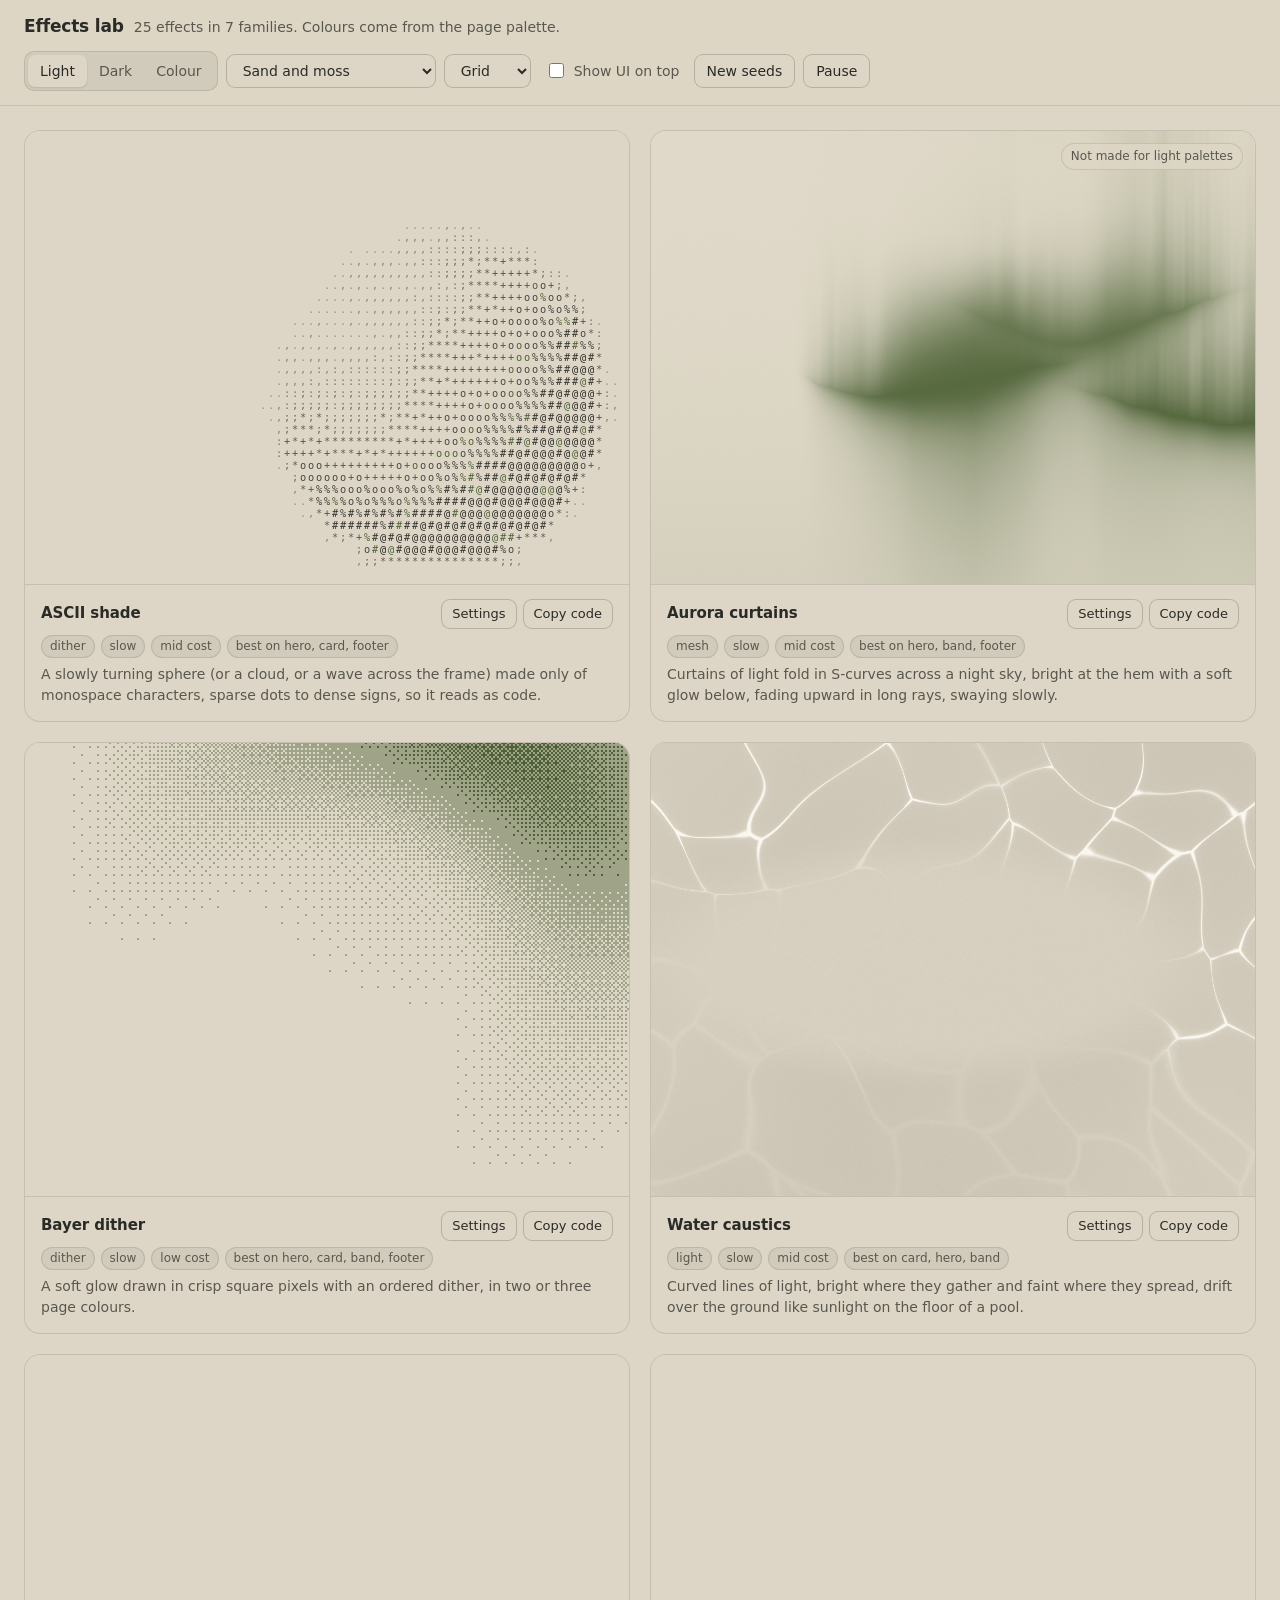
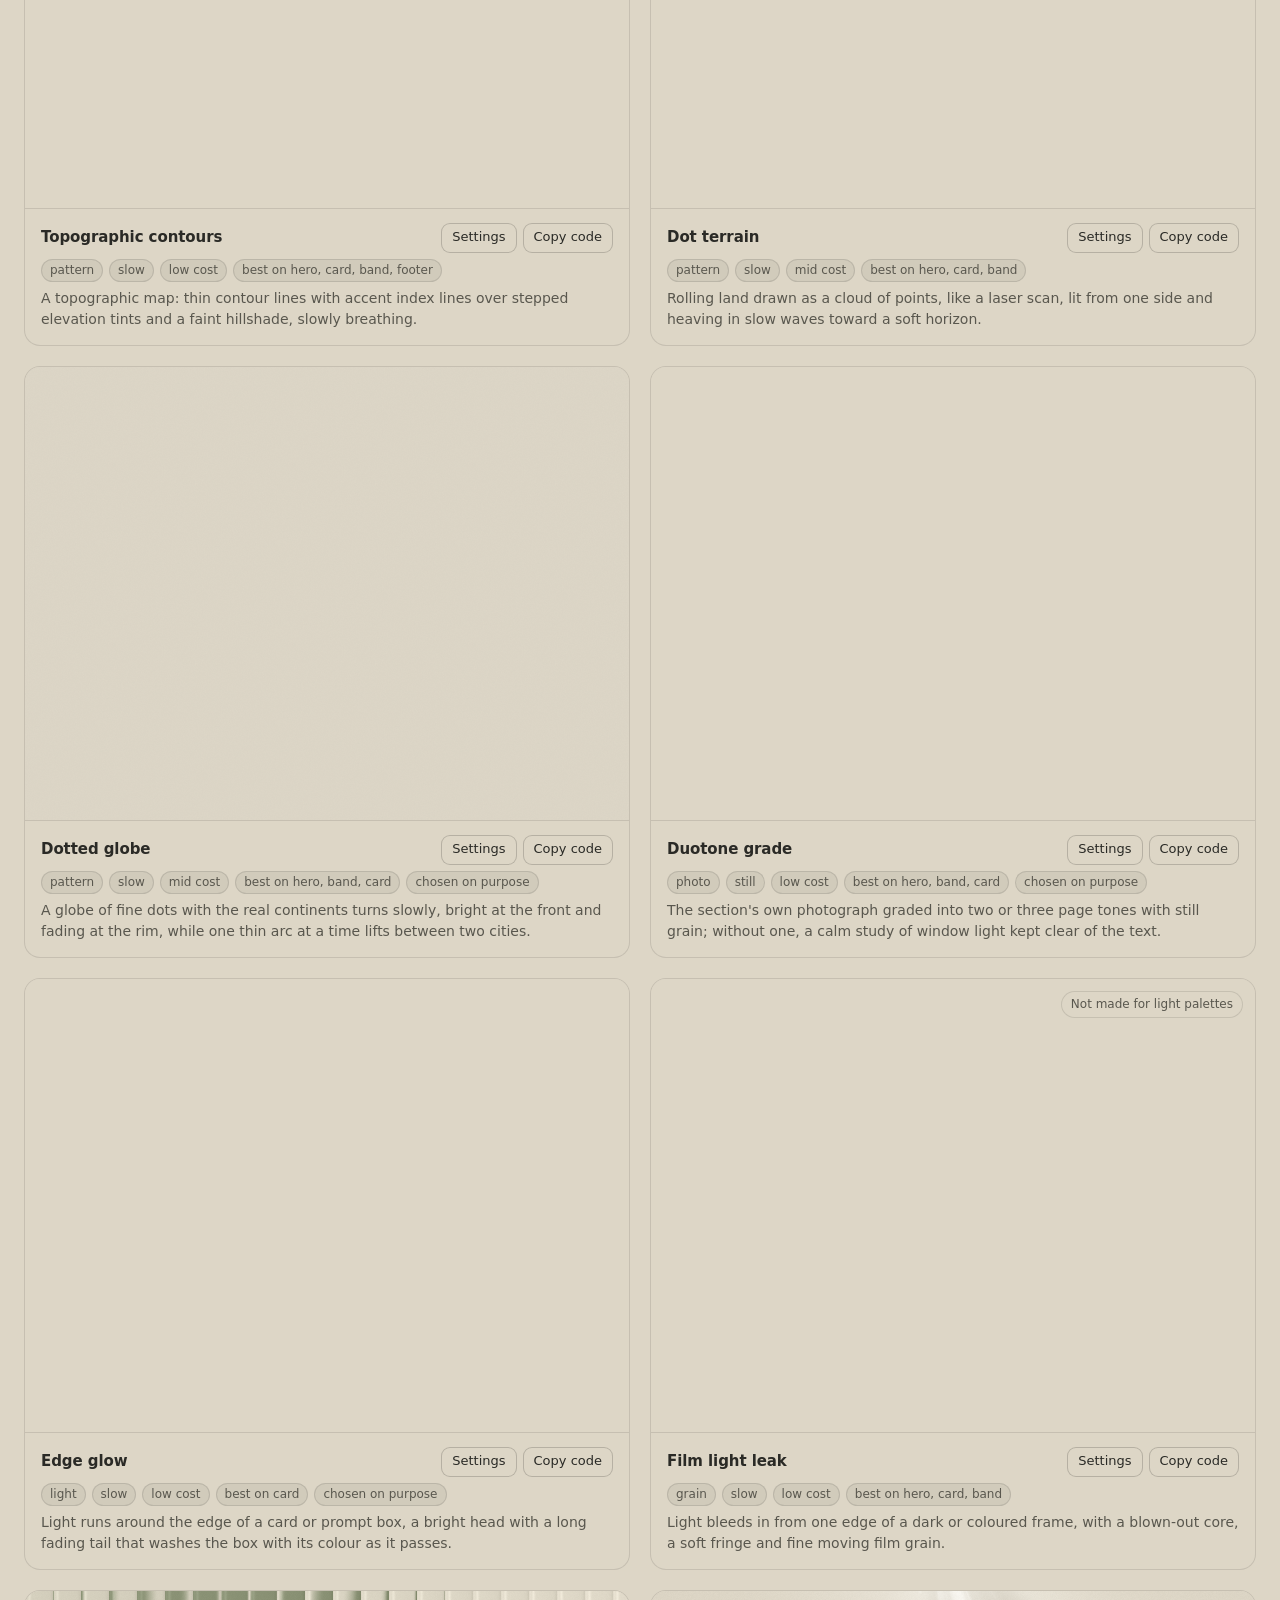
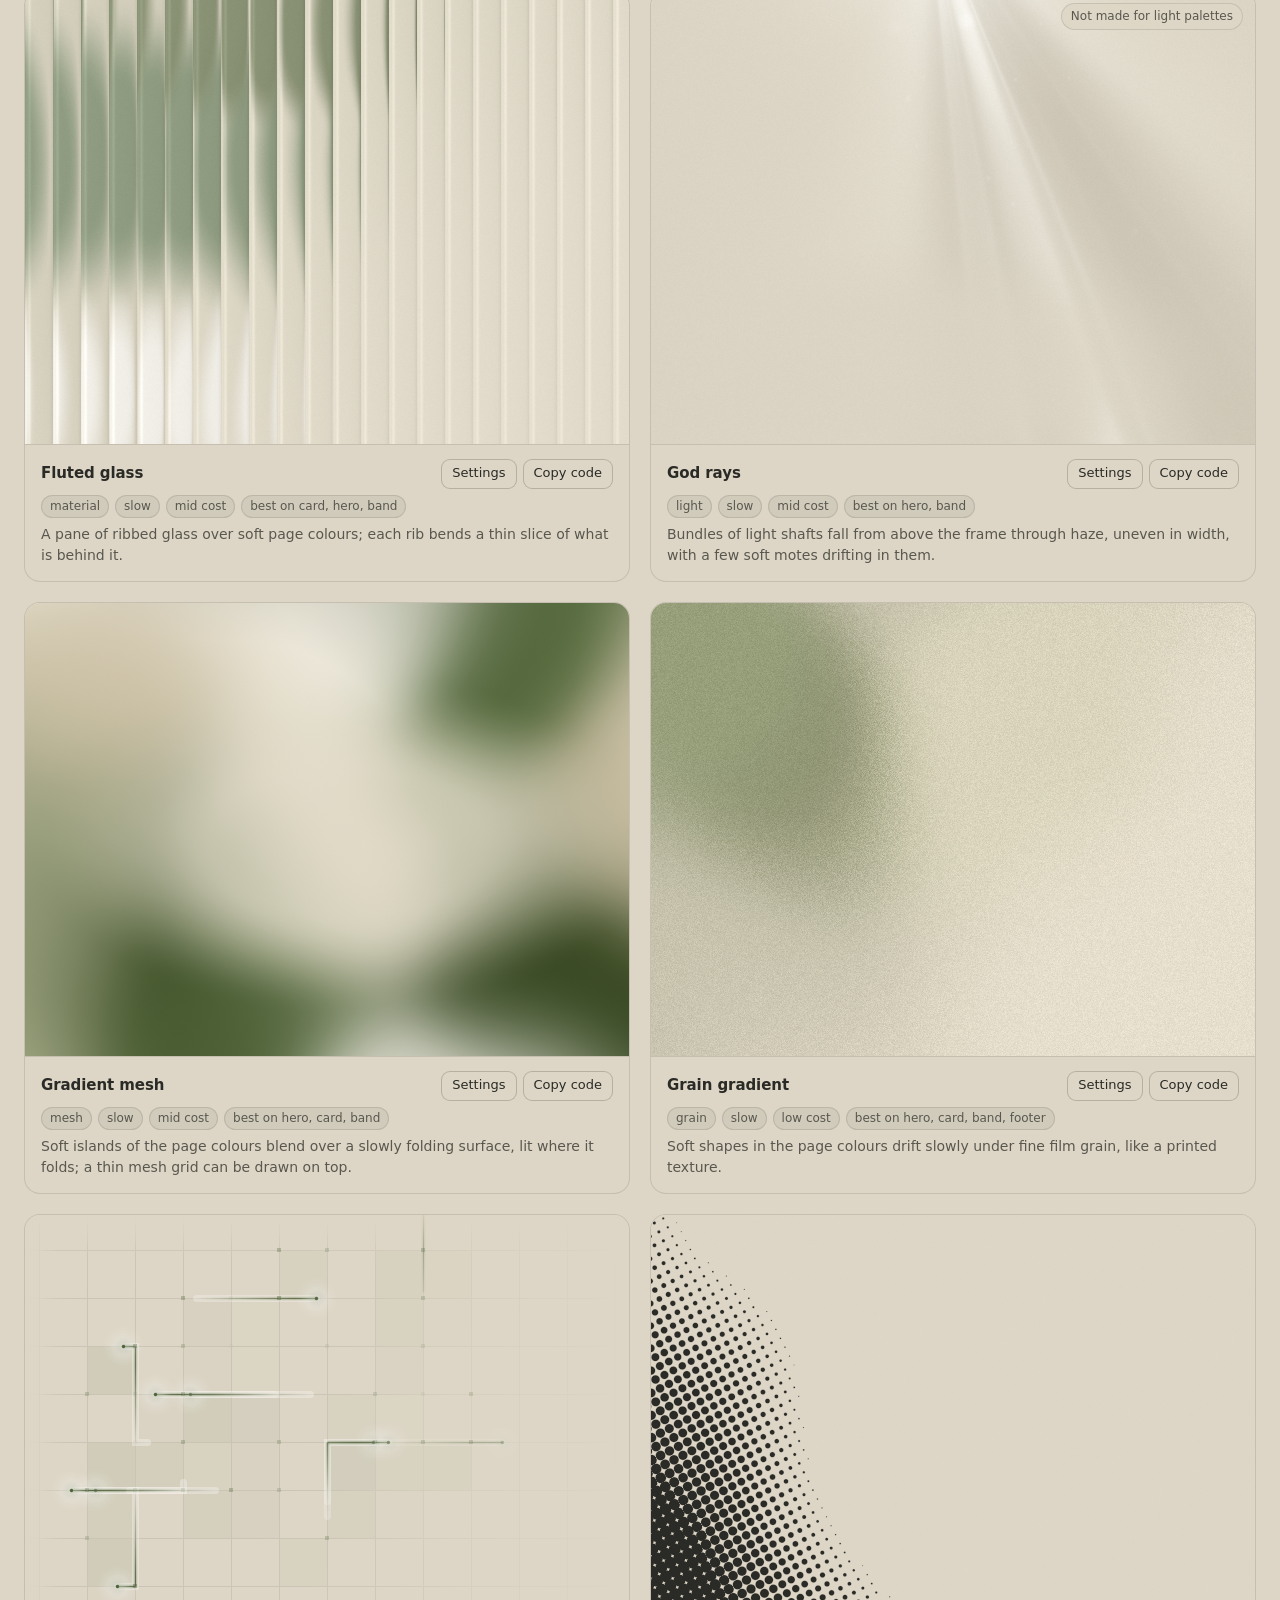
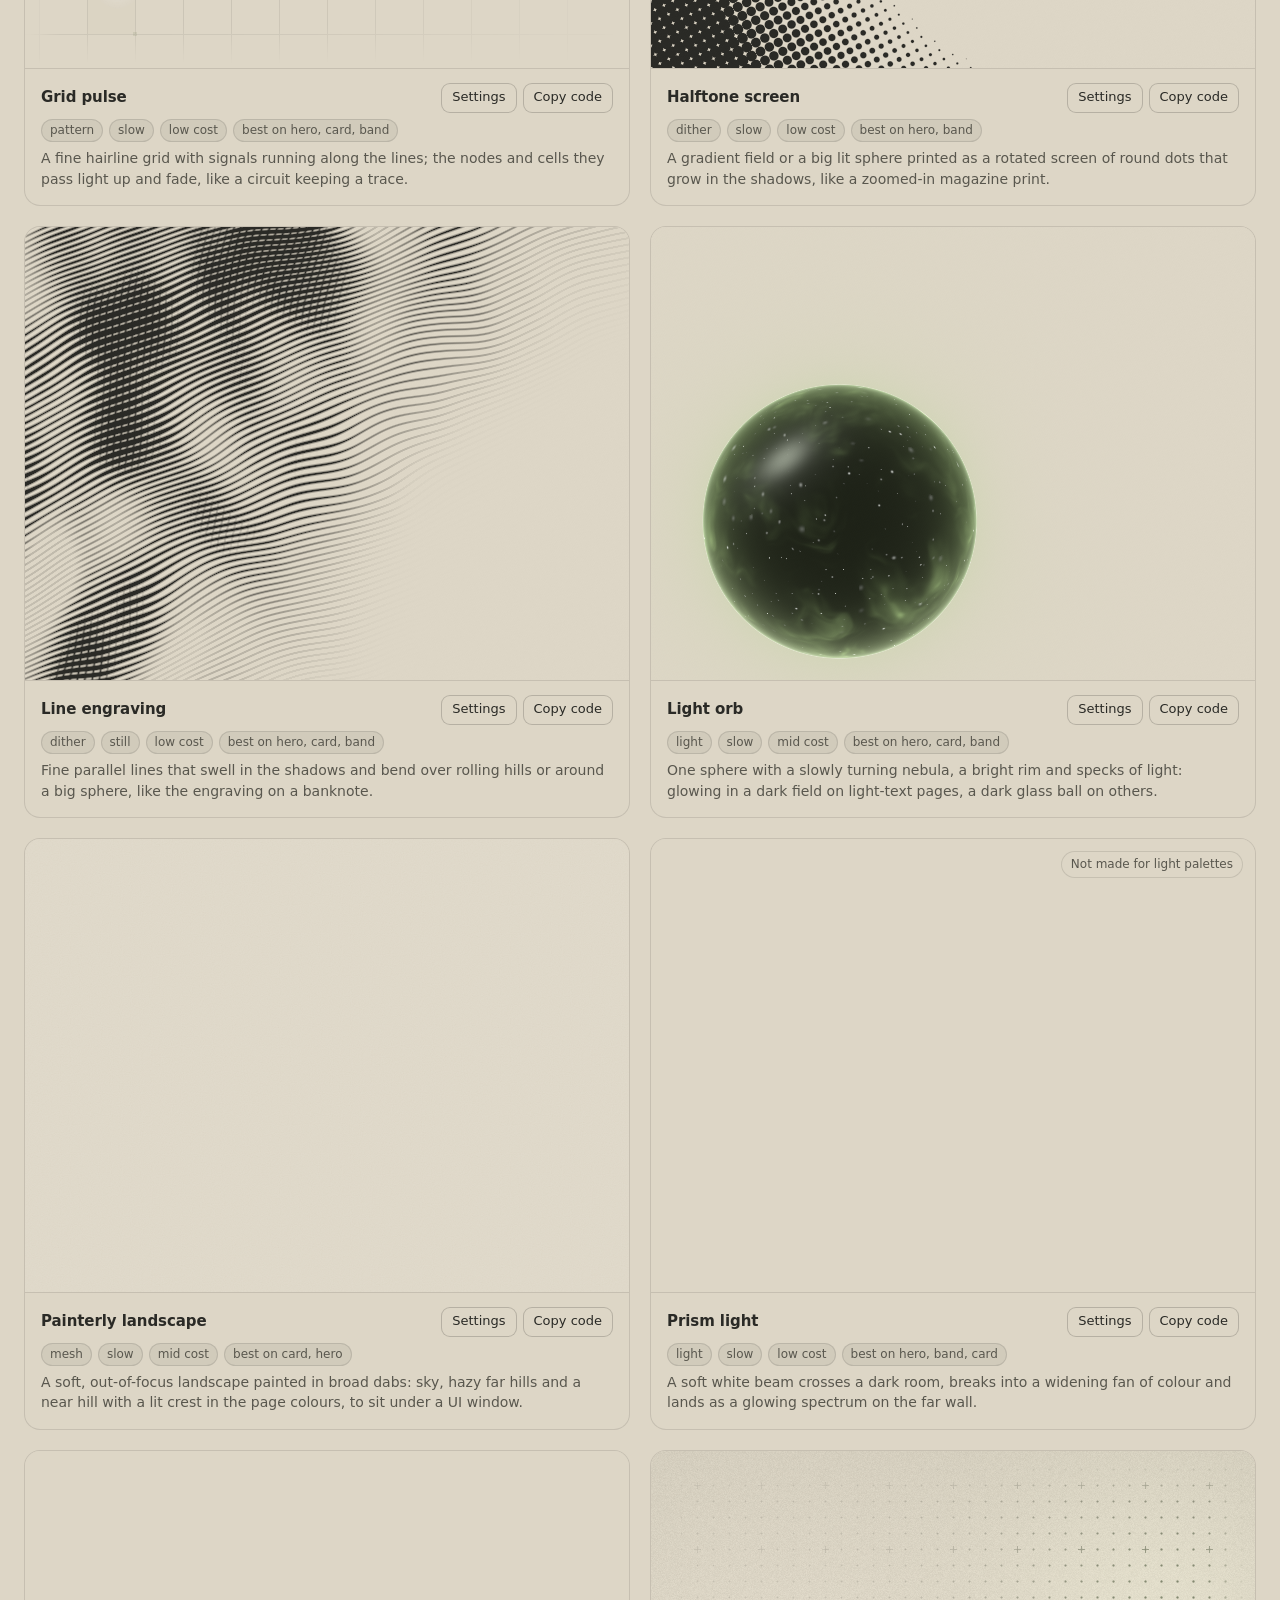
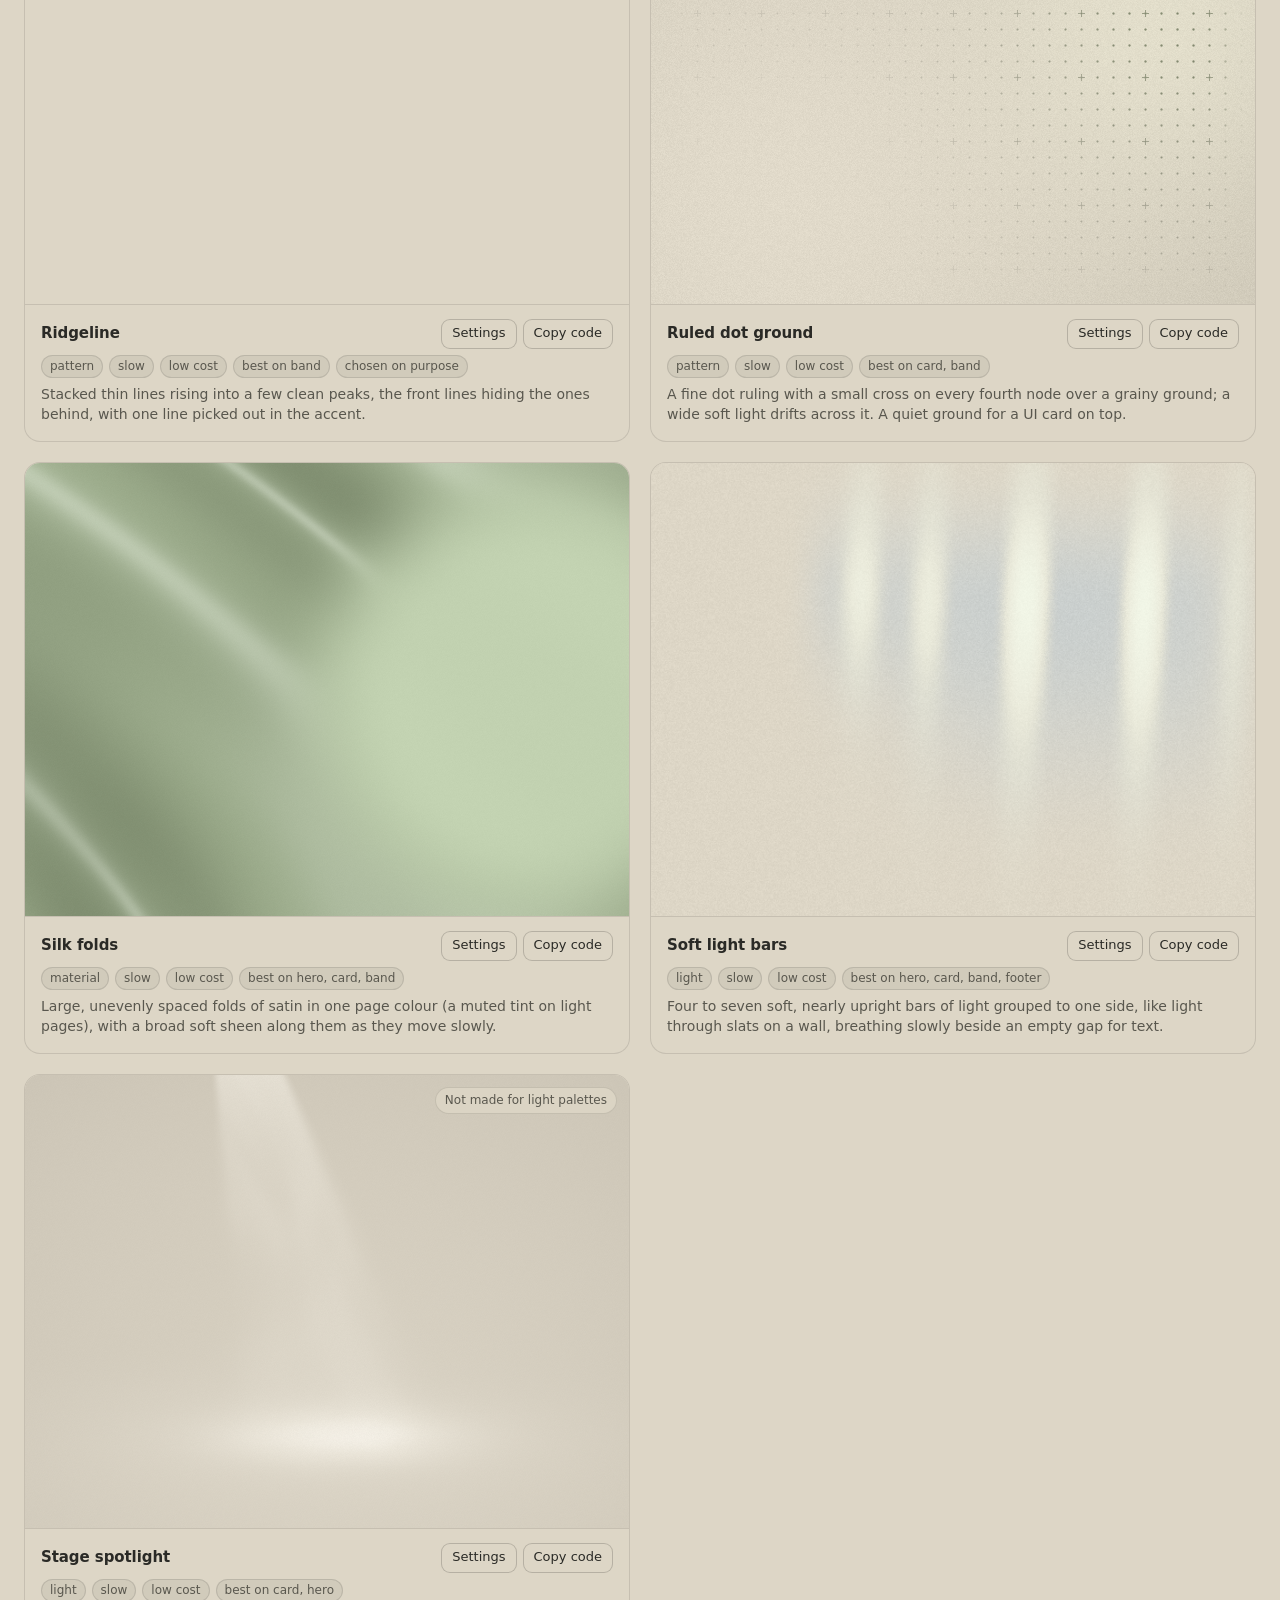
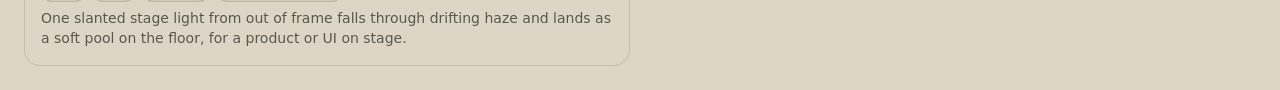
<file: assets/effects/lab.html>
<!doctype html>
<html lang="en">
<head>
<script>window.__tpGlMax = 16;   /* a gallery shows many live effects at once; a page of a site keeps the default 4 (fx.js) */</script>
<meta charset="utf-8">
<meta name="viewport" content="width=device-width, initial-scale=1">
<title>Effects lab</title>
<link rel="icon" href="data:,">
<style>
  :root {
    --bg: #ddd6c6; --surface: #d2cab8; --ink: #2a2a26; --muted: #59574e; --accent: #4f6238; --accent-ink: #ffffff;
    --line: color-mix(in oklab, var(--ink) 13%, transparent);
    --line-strong: color-mix(in oklab, var(--ink) 22%, transparent);
    --chip: color-mix(in oklab, var(--ink) 6%, var(--bg));
    --radius: 16px;
    color-scheme: light;
  }
  * { box-sizing: border-box; }
  html { -webkit-text-size-adjust: 100%; }
  body {
    margin: 0; background: var(--bg); color: var(--ink);
    font: 14px/1.45 ui-sans-serif, system-ui, -apple-system, "Segoe UI", Roboto, "Helvetica Neue", Arial, sans-serif;
    -webkit-font-smoothing: antialiased;
  }
  button, select, input { font: inherit; color: inherit; }
  .bar {
    position: sticky; top: 0; z-index: 20;
    display: flex; flex-wrap: wrap; align-items: center; justify-content: space-between; gap: 12px 20px;
    padding: 14px 24px; background: color-mix(in oklab, var(--bg) 90%, transparent);
    backdrop-filter: saturate(1.2) blur(14px); -webkit-backdrop-filter: saturate(1.2) blur(14px);
    border-bottom: 1px solid var(--line);
  }
  .title { display: flex; align-items: baseline; gap: 10px; min-width: 0; }
  .title h1 { margin: 0; font-size: 17px; font-weight: 640; letter-spacing: -0.01em; }
  .title p { margin: 0; color: var(--muted); white-space: nowrap; overflow: hidden; text-overflow: ellipsis; }
  .controls { display: flex; flex-wrap: wrap; align-items: center; gap: 8px; }
  .seg { display: inline-flex; padding: 3px; border-radius: 10px; background: var(--chip); border: 1px solid var(--line); }
  .seg button { border: 0; background: transparent; padding: 6px 12px; border-radius: 7px; cursor: pointer; color: var(--muted); }
  .seg button[aria-pressed="true"] { background: var(--bg); color: var(--ink); box-shadow: 0 1px 2px color-mix(in oklab, var(--ink) 14%, transparent); }
  .btn, select {
    height: 34px; padding: 0 12px; border-radius: 9px; border: 1px solid var(--line-strong); background: var(--bg);
    cursor: pointer; display: inline-flex; align-items: center; gap: 6px;
  }
  .btn:hover, select:hover { border-color: color-mix(in oklab, var(--ink) 35%, transparent); }
  .btn.primary { background: var(--ink); color: var(--bg); border-color: var(--ink); }
  label.check { display: inline-flex; align-items: center; gap: 7px; padding: 0 6px; cursor: pointer; color: var(--muted); }
  label.check input { accent-color: var(--accent); width: 15px; height: 15px; }
  select { max-width: 210px; }

  .grid {
    display: grid; gap: 20px; padding: 24px; max-width: 1680px; margin: 0 auto;
    grid-template-columns: repeat(auto-fit, minmax(min(100%, 400px), 1fr));
  }
  body[data-layout="wide"] .grid { grid-template-columns: 1fr; max-width: 1280px; }
  body[data-layout="hero"] .grid { grid-template-columns: 1fr; max-width: none; padding: 0; gap: 0; }
  .tile { border: 1px solid var(--line); border-radius: var(--radius); overflow: hidden; background: var(--bg); display: flex; flex-direction: column; min-width: 0; }
  body[data-layout="hero"] .tile { border-radius: 0; border-width: 0 0 1px; }
  .stage { position: relative; aspect-ratio: 4 / 3; overflow: hidden; }
  body[data-layout="wide"] .stage { aspect-ratio: 16 / 9; }
  body[data-layout="hero"] .stage { aspect-ratio: auto; height: 100vh; min-height: 560px; }
  .stage[data-unfit]::after {
    content: attr(data-unfit); position: absolute; top: 12px; right: 12px; padding: 4px 9px; border-radius: 999px;
    font-size: 12px; background: color-mix(in oklab, var(--bg) 85%, transparent); color: var(--muted); border: 1px solid var(--line);
  }

  /* sample content that sits on the effect */
  .sample { position: absolute; inset: 0; display: none; pointer-events: none; }
  body[data-ui="1"] .sample { display: block; }
  .sample-card {
    position: absolute; left: 22px; bottom: 22px; width: min(232px, calc(100% - 44px));
    display: grid; grid-template-columns: 36px 1fr; gap: 10px; align-items: center;
    padding: 12px 14px 12px 12px; border-radius: 12px; background: var(--surface); color: var(--ink);
    box-shadow: 0 1px 1px color-mix(in oklab, var(--ink) 8%, transparent), 0 10px 30px -12px rgb(0 0 0 / 0.3);
    border: 1px solid color-mix(in oklab, var(--ink) 8%, transparent);
  }
  .sample-card .ic {
    width: 36px; height: 36px; border-radius: 8px; background: var(--bg);
    background-image: radial-gradient(color-mix(in oklab, var(--ink) 55%, transparent) 1.1px, transparent 1.4px);
    background-size: 6px 6px; background-position: 3px 3px; border: 1px solid var(--line);
  }
  .sample-card b { display: block; font-size: 13px; font-weight: 600; }
  .sample-card span { display: block; font-size: 12px; color: var(--muted); font-variant-numeric: tabular-nums; }
  .sample-card .track { grid-column: 1 / -1; height: 4px; border-radius: 4px; background: color-mix(in oklab, var(--ink) 12%, transparent); position: relative; }
  .sample-card .track i { position: absolute; inset: 0 45% 0 0; border-radius: inherit; background: var(--accent); }
  .sample-head { position: absolute; left: 24px; top: 22px; right: 24px; color: var(--ink); }
  .sample-head b { display: block; font-size: clamp(18px, 2.2vw, 30px); font-weight: 640; letter-spacing: -0.02em; line-height: 1.1; max-width: 16ch; }
  .sample-head span { display: block; margin-top: 6px; color: var(--muted); max-width: 34ch; }
  body[data-layout="hero"] .sample-head { left: 48px; top: auto; bottom: 30vh; }
  body[data-layout="hero"] .sample-head b { font-size: clamp(36px, 5vw, 72px); }
  body[data-layout="hero"] .sample-card { left: 48px; bottom: 48px; }

  /* card layout: a feature card with an inset effect panel and a small UI window on it */
  .card-head { display: none; }
  body[data-layout="card"] .grid { grid-template-columns: repeat(auto-fit, minmax(min(100%, 460px), 1fr)); max-width: 1240px; gap: 16px; }
  body[data-layout="card"] .tile { padding: 22px; border: 0; background: color-mix(in oklab, var(--ink) 4.5%, var(--bg)); border-radius: 18px; }
  body[data-layout="card"] .card-head { display: block; }
  .card-head b { display: block; font-size: 15px; font-weight: 620; }
  .card-head p { margin: 4px 0 0; color: var(--muted); max-width: 52ch; }
  body[data-layout="card"] .stage { margin-top: 18px; border-radius: 12px; aspect-ratio: 16 / 10; }
  body[data-layout="card"] .info { display: none; }
  body[data-layout="card"] .sample { display: block; }
  body[data-layout="card"] .sample-head, body[data-layout="card"] .sample-card { display: none; }
  .window { display: none; }
  body[data-layout="card"] .window {
    display: block; position: absolute; left: 50%; top: 54%; transform: translate(-50%, -50%); width: 64%;
    border-radius: 10px; background: var(--surface); color: var(--ink);
    box-shadow: 0 1px 0 color-mix(in oklab, var(--ink) 6%, transparent), 0 18px 40px -16px rgb(0 0 0 / 0.35);
    border: 1px solid color-mix(in oklab, var(--ink) 10%, transparent); overflow: hidden; font-size: 12px;
  }
  .window .wbar { display: flex; align-items: center; gap: 5px; padding: 8px 10px; border-bottom: 1px solid var(--line); }
  .window .wbar i { width: 7px; height: 7px; border-radius: 50%; background: color-mix(in oklab, var(--ink) 22%, transparent); }
  .window .wbar span { margin-left: 8px; color: var(--muted); }
  .window .wbody { padding: 12px 12px 14px; display: grid; gap: 8px; }
  .window .wrow { display: flex; align-items: center; justify-content: space-between; gap: 10px; }
  .window .wrow em { font-style: normal; color: var(--muted); font-variant-numeric: tabular-nums; }
  .window .wbtn { justify-self: start; margin-top: 2px; padding: 5px 10px; border-radius: 7px; background: var(--accent); color: var(--accent-ink); font-weight: 600; }
  .info { padding: 14px 16px 16px; display: grid; gap: 4px; border-top: 1px solid var(--line); }
  body[data-layout="hero"] .info { display: none; }
  .info-top { display: flex; align-items: center; justify-content: space-between; gap: 12px; }
  .info h2 { margin: 0; font-size: 15px; font-weight: 620; letter-spacing: -0.005em; }
  .tags { display: flex; flex-wrap: wrap; gap: 6px; margin: 2px 0 2px; }
  .tags span { font-size: 12px; padding: 2px 8px; border-radius: 999px; background: var(--chip); color: var(--muted); border: 1px solid var(--line); }
  .look { margin: 0; color: var(--muted); }
  .actions { display: flex; gap: 6px; flex: none; }
  .actions .btn { height: 30px; padding: 0 10px; font-size: 13px; }

  .params { display: none; padding: 4px 16px 16px; gap: 10px 18px; grid-template-columns: repeat(auto-fill, minmax(170px, 1fr)); }
  .tile.open .params { display: grid; }
  .param { display: grid; gap: 4px; }
  .param label { display: flex; justify-content: space-between; font-size: 12px; color: var(--muted); }
  .param output { color: var(--ink); font-variant-numeric: tabular-nums; }
  .param input[type=range] { width: 100%; accent-color: var(--ink); margin: 0; }
  .params .row { grid-column: 1 / -1; display: flex; gap: 8px; align-items: center; }
  .params .row input { width: 90px; height: 30px; border-radius: 8px; border: 1px solid var(--line-strong); background: var(--bg); padding: 0 8px; }

  .empty { padding: 80px 24px; text-align: center; color: var(--muted); }
  .toast {
    position: fixed; left: 50%; bottom: 24px; transform: translate(-50%, 20px); opacity: 0; pointer-events: none;
    background: var(--ink); color: var(--bg); padding: 9px 14px; border-radius: 10px; transition: .25s ease; z-index: 30;
  }
  .toast.on { opacity: 1; transform: translate(-50%, 0); }
  @media (max-width: 640px) {
    .bar { padding: 12px 16px; }
    .grid { padding: 16px; gap: 16px; }
    .title p { display: none; }
  }
</style>
</head>
<body data-layout="grid">
<header class="bar">
  <div class="title">
    <h1>Effects lab</h1>
    <p id="count"></p>
  </div>
  <div class="controls">
    <div class="seg" role="group" aria-label="Palette type">
      <button type="button" data-kind="light">Light</button>
      <button type="button" data-kind="dark">Dark</button>
      <button type="button" data-kind="colour">Colour</button>
    </div>
    <select id="pal" aria-label="Palette"></select>
    <select id="layout" aria-label="Layout"><option value="grid">Grid</option><option value="card">Cards</option><option value="wide">Wide</option><option value="hero">Hero</option></select>
    <label class="check"><input type="checkbox" id="ui"> Show UI on top</label>
    <button type="button" class="btn" id="reseed">New seeds</button>
    <button type="button" class="btn" id="pause">Pause</button>
  </div>
</header>
<main class="grid" id="grid"></main>
<div class="toast" id="toast" role="status"></div>
<script id="palettes" type="application/json">[{"id":"white-link-blue","name":"Sheet and biro","bg":"#ffffff","surface":"#f4f4f4","ink":"#111111","muted":"#6b6b6b","accent":"#1a4be0","accentInk":"#ffffff"},{"id":"cool-white-slate","name":"Frost and slate","bg":"#f7f9fa","surface":"#ecf0f2","ink":"#1f3038","muted":"#5d6b72","accent":"#0d7480","accentInk":"#ffffff"},{"id":"rose-grey-green","name":"Rose grey, green","bg":"#ebe5e3","surface":"#e1dad7","ink":"#2b2622","muted":"#6a615d","accent":"#0f7d45","accentInk":"#ffffff"},{"id":"paper-grey-brass","name":"Newsprint and brass","bg":"#e8e8e3","surface":"#dcdcd6","ink":"#181715","muted":"#63625c","accent":"#bfb21a","accentInk":"#181715"},{"id":"stone-blueprint","name":"Stone and blueprint","bg":"#dfdedb","surface":"#d3d2ce","ink":"#26251e","muted":"#5f5d55","accent":"#2456d6","accentInk":"#ffffff"},{"id":"white-navy-tab","name":"Navy on white","bg":"#ffffff","surface":"#f4f4f2","ink":"#1f2b4d","muted":"#6a7186","accent":"#f7941d","accentInk":"#1f2b4d"},{"id":"three-stones","name":"Three stones","bg":"#eeecea","surface":"#e4e1dd","ink":"#333231","muted":"#6b6763","accent":"#5c6b54","accentInk":"#ffffff"},{"id":"putty-black-teal","name":"Putty and black","bg":"#dedad3","surface":"#d3cec6","ink":"#0a0a0a","muted":"#5c5852","accent":"#256f82","accentInk":"#ffffff"},{"id":"moss-sand","name":"Sand and moss","bg":"#ddd6c6","surface":"#d2cab8","ink":"#2a2a26","muted":"#59574e","accent":"#4f6238","accentInk":"#ffffff"},{"id":"green-mat-chocolate","name":"Bone, green, chocolate","bg":"#e5e1d8","surface":"#dad5ca","ink":"#2a1d17","muted":"#6b5b51","accent":"#456f3a","accentInk":"#ffffff"},{"id":"lunar-grey-bronze","name":"Lunar and bronze","bg":"#111111","surface":"#1c1c1c","ink":"#f2f2f2","muted":"#8f8f8f","accent":"#a08672","accentInk":"#111111"},{"id":"blue-black-cornflower","name":"Night and sky blue","bg":"#0a0d14","surface":"#131824","ink":"#e9edf3","muted":"#8891a1","accent":"#5ab9fc","accentInk":"#0a0d14"},{"id":"green-black-bone","name":"Green-black and bone","bg":"#161c1a","surface":"#1f2725","ink":"#e3e2da","muted":"#8e948d","accent":"#9fc7b8","accentInk":"#161c1a"},{"id":"black-crimson","name":"Black and crimson","bg":"#0a0a0a","surface":"#151515","ink":"#efefef","muted":"#8c8c8c","accent":"#b11226","accentInk":"#ffffff"},{"id":"forest-pale-lime","name":"Forest and lime","bg":"#0f1f10","surface":"#162a17","ink":"#ffffff","muted":"#9aa39a","accent":"#c6f19d","accentInk":"#0f1f10"},{"id":"charcoal-room-sage","name":"Charcoal and sage","bg":"#1c1c1c","surface":"#262626","ink":"#f1f1ef","muted":"#9a9b96","accent":"#8fa68e","accentInk":"#1c1c1c"},{"id":"warm-black-gold","name":"Warm black, gold","bg":"#0c0a08","surface":"#181512","ink":"#ffffff","muted":"#8f8a84","accent":"#c9a45a","accentInk":"#0c0a08"},{"id":"graphite-safety-orange","name":"Graphite and orange","bg":"#18191b","surface":"#222427","ink":"#eff0f1","muted":"#9c9ea3","accent":"#ff4a1f","accentInk":"#18191b"},{"id":"soot-pale-lime","name":"Soot and lime","bg":"#0f0f0f","surface":"#1a1a1a","ink":"#ffffff","muted":"#8f8f8f","accent":"#dafa9c","accentInk":"#0f0f0f"},{"id":"plum-black-pink","name":"Plum-black and pink","bg":"#0d060b","surface":"#1b0e17","ink":"#ffffff","muted":"#9a8f97","accent":"#ff488b","accentInk":"#0d060b"},{"id":"white-signal-red","name":"Signal red, white","bg":"#ffffff","surface":"#f2f2f2","ink":"#0a0a0a","muted":"#6b6b6b","accent":"#d92b21","accentInk":"#ffffff"},{"id":"white-mint-tiles","name":"Greys and mint","bg":"#ffffff","surface":"#f3f3f3","ink":"#232323","muted":"#6e6e6e","accent":"#a1ffcb","accentInk":"#232323"},{"id":"cool-grey-cobalt","name":"Cool grey, cobalt","bg":"#eef0f3","surface":"#e2e5ea","ink":"#0b0c0e","muted":"#5d6470","accent":"#1f2de6","accentInk":"#ffffff"},{"id":"offwhite-bottle-yellow","name":"Bottle ink, yellow","bg":"#f7f7f7","surface":"#ebebeb","ink":"#0d2a1c","muted":"#5f6b64","accent":"#f6e016","accentInk":"#0d2a1c"},{"id":"teal-on-paper","name":"Teal on paper","bg":"#f7f9f8","surface":"#ebf0ee","ink":"#06525c","muted":"#2f737d","accent":"#06525c","accentInk":"#f7f9f8"},{"id":"navy-pink","name":"Navy and pink","bg":"#1a2039","surface":"#212846","ink":"#f9a3c0","muted":"#b9879c","accent":"#f9a3c0","accentInk":"#1a2039"},{"id":"blush-aubergine","name":"Blush and aubergine","bg":"#edccbe","surface":"#e8c2b2","ink":"#351a2b","muted":"#6c4857","accent":"#351a2b","accentInk":"#edccbe"},{"id":"cobalt-on-sand","name":"Cobalt on sand","bg":"#e6dbc7","surface":"#ddd0b9","ink":"#062b8a","muted":"#3a5aa8","accent":"#062b8a","accentInk":"#e6dbc7"},{"id":"oxblood-grey","name":"Oxblood and grey","bg":"#e2e2e2","surface":"#d6d6d6","ink":"#7d0c14","muted":"#7a4a4e","accent":"#7d0c14","accentInk":"#e2e2e2"},{"id":"olive-on-bone","name":"Olive on bone","bg":"#ecebe7","surface":"#e1dfd9","ink":"#38450f","muted":"#5d683a","accent":"#38450f","accentInk":"#ecebe7"},{"id":"burgundy-bubblegum","name":"Burgundy and bubblegum","bg":"#3d0012","surface":"#4d0519","ink":"#ff99d3","muted":"#c77aa0","accent":"#ff99d3","accentInk":"#3d0012"},{"id":"bottle-green-gold","name":"Bottle green, gold","bg":"#133621","surface":"#1a4429","ink":"#f4d96c","muted":"#b3a55e","accent":"#f4d96c","accentInk":"#133621"},{"id":"cobalt-field","name":"Cobalt field","bg":"#0034eb","surface":"#002fd6","ink":"#ffffff","muted":"#dfe4f2","accent":"#e9e34a","accentInk":"#111111"},{"id":"mustard-field","name":"Mustard and black","bg":"#e1ac10","surface":"#cd9d0f","ink":"#0b0b0b","muted":"#4d3d0a","accent":"#24338f","accentInk":"#ffffff"},{"id":"carmine-field","name":"Carmine field","bg":"#9c1220","surface":"#8a101c","ink":"#ffffff","muted":"#f0b9bd","accent":"#ffd9dc","accentInk":"#9c1220"},{"id":"pink-field-lime","name":"Bubblegum and lime","bg":"#ff87ab","surface":"#ff739d","ink":"#0a0a0a","muted":"#6b1f3a","accent":"#def915","accentInk":"#0a0a0a"},{"id":"sky-field-navy","name":"Sky and navy","bg":"#6bb4ee","surface":"#7dbdf0","ink":"#0e1822","muted":"#1b3d5c","accent":"#ff5a1f","accentInk":"#0e1822"},{"id":"orange-field-black","name":"Orange and black","bg":"#ff7a1f","surface":"#ff8633","ink":"#050f16","muted":"#5a2306","accent":"#050f16","accentInk":"#ff7a1f"},{"id":"tobacco-olive","name":"Tobacco and olive","bg":"#472913","surface":"#55321a","ink":"#e4e0cf","muted":"#b39f84","accent":"#525e1b","accentInk":"#e4e0cf"},{"id":"poster-chapters","name":"Poster chapters","bg":"#e6e0d2","surface":"#dcd5c5","ink":"#1a1a1a","muted":"#5f5b52","accent":"#18bc42","accentInk":"#1a1a1a"},{"id":"blue-red-black","name":"Blue, red, black","bg":"#ffffff","surface":"#f3f3f3","ink":"#0a0a0a","muted":"#6b6b6b","accent":"#1f30e0","accentInk":"#ffffff"},{"id":"charcoal-primaries","name":"Charcoal and primaries","bg":"#191919","surface":"#242424","ink":"#ffffff","muted":"#9a9a9a","accent":"#0c7866","accentInk":"#ffffff"},{"id":"ultramarine-yellow","name":"Ultramarine and yellow","bg":"#1423b8","surface":"#1220a6","ink":"#ffffff","muted":"#e4e2d6","accent":"#1fc27a","accentInk":"#0a0a0a"},{"id":"candy-chapters","name":"Candy chapters","bg":"#ffd249","surface":"#f5c63c","ink":"#0a0a0a","muted":"#5e4a0a","accent":"#f53fd6","accentInk":"#0a0a0a"},{"id":"orange-sky-lime","name":"Orange, sky, lime","bg":"#ff8126","surface":"#ff8d3a","ink":"#111111","muted":"#5c2a05","accent":"#de194b","accentInk":"#ffffff"},{"id":"post-red-mustard","name":"Post red, mustard","bg":"#e2dccf","surface":"#d7d0c1","ink":"#2a1110","muted":"#6b524c","accent":"#4a6f84","accentInk":"#ffffff"},{"id":"mint-orange-grey","name":"Grey, mint, orange","bg":"#ffffff","surface":"#f5f5f5","ink":"#000000","muted":"#666666","accent":"#a7ff9c","accentInk":"#000000"},{"id":"report-blocks","name":"Report blocks","bg":"#ffffff","surface":"#f6f6f6","ink":"#000000","muted":"#5f5f5f","accent":"#fe7141","accentInk":"#000000"},{"id":"card-pastels","name":"Card pastels","bg":"#f7f7f5","surface":"#ebebe8","ink":"#000000","muted":"#666662","accent":"#d0106f","accentInk":"#ffffff"},{"id":"mint-pink-accounts","name":"Mint and pink","bg":"#f8f8f8","surface":"#eeeeee","ink":"#0a0a0a","muted":"#6a6a6a","accent":"#1f6b3a","accentInk":"#ffffff"},{"id":"swap-pastels","name":"Swapping pastels","bg":"#c3d7e5","surface":"#d0e0eb","ink":"#141414","muted":"#4a5068","accent":"#0f5257","accentInk":"#ffffff"},{"id":"blush-sage-slate","name":"Blush, sage, slate","bg":"#a6b3bc","surface":"#b2bdc5","ink":"#1c1c1c","muted":"#38424a","accent":"#2c3620","accentInk":"#e3e2da"},{"id":"candy-on-black","name":"Candy on black","bg":"#000000","surface":"#0d0d0d","ink":"#ffffff","muted":"#999999","accent":"#93f1f7","accentInk":"#000000"},{"id":"sky-sand","name":"Sky and sand","bg":"#cbe4f2","surface":"#bcdcee","ink":"#0a0a0a","muted":"#44606e","accent":"#b0298f","accentInk":"#ffffff"},{"id":"studio-grey","name":"Studio grey","bg":"#a8a8aa","surface":"#b4b4b6","ink":"#0e0e0e","muted":"#3a3a3c","accent":"#1f5c49","accentInk":"#ffffff"},{"id":"walnut-tan","name":"Walnut and tan","bg":"#2b2216","surface":"#382d1e","ink":"#e4e2da","muted":"#a39a8b","accent":"#bda38b","accentInk":"#2b2216"}]</script>
<script id="presets" type="application/json">{"light":"moss-sand","dark":"blue-black-cornflower","colour":"cobalt-field"}</script>
<script type="module">
  import fx from './fx.js';

  const q = new URLSearchParams(location.search);
  const PALETTES = JSON.parse(document.getElementById('palettes').textContent);
  const PRESETS = JSON.parse(document.getElementById('presets').textContent);
  const byId = Object.fromEntries(PALETTES.map(p => [p.id, p]));
  const $ = s => document.querySelector(s);
  const grid = $('#grid');

  if (q.has('fallback')) fx.config.forceFallback = true;
  if (q.has('webgl1')) fx.config.forceWebGL1 = true;
  if (q.has('time')) fx.setClock(+q.get('time'));
  document.body.dataset.layout = ['wide', 'hero', 'card'].includes(q.get('layout')) ? q.get('layout') : 'grid';
  $('#layout').value = document.body.dataset.layout;
  $('#layout').addEventListener('change', e => { document.body.dataset.layout = e.target.value; syncUrl(); });
  document.body.dataset.ui = q.get('ui') === '1' ? '1' : '0';
  $('#ui').checked = document.body.dataset.ui === '1';

  let palette = pickPalette(q.get('palette') || 'light');
  let paused = false;
  const tiles = [];

  function pickPalette(key) {
    const id = PRESETS[key] || key;
    return byId[id] || byId[PRESETS.light] || PALETTES[0];
  }
  function applyPalette(p) {
    const r = document.documentElement.style;
    r.setProperty('--bg', p.bg); r.setProperty('--surface', p.surface); r.setProperty('--ink', p.ink);
    r.setProperty('--muted', p.muted); r.setProperty('--accent', p.accent); r.setProperty('--accent-ink', p.accentInk);
    document.documentElement.style.colorScheme = fx.paletteKind(p) === 'light' ? 'light' : 'dark';
    const kind = fx.paletteKind(p);
    for (const b of document.querySelectorAll('.seg button')) b.setAttribute('aria-pressed', String(PRESETS[b.dataset.kind] === p.id));
    $('#pal').value = p.id;
    for (const t of tiles) {
      const fits = t.meta.palettes.includes(kind);
      if (fits) t.stage.removeAttribute('data-unfit'); else t.stage.setAttribute('data-unfit', `Not made for ${kind} palettes`);
      t.ctrl?.setPalette(fx.normalizePalette(p));
    }
  }
  function toast(msg) {
    const el = $('#toast'); el.textContent = msg; el.classList.add('on');
    clearTimeout(toast.t); toast.t = setTimeout(() => el.classList.remove('on'), 1600);
  }
  const fmt = (v, d) => (d.step && d.step >= 1 ? String(Math.round(v)) : (+v).toFixed(2));

  function snippet(t) {
    const p = t.ctrl.params, d = t.meta.params || {};
    const changed = Object.fromEntries(Object.entries(p).filter(([k, v]) => d[k] && v !== d[k].default));
    const attrs = [`data-fx="${t.meta.id}"`, `data-fx-seed="${t.ctrl.seed}"`];
    if (Object.keys(changed).length) attrs.push(`data-fx-params='${JSON.stringify(changed)}'`);
    return `<div ${attrs.join(' ')}></div>`;
  }

  function buildTile(meta, i) {
    const tile = document.createElement('article');
    tile.className = 'tile';
    tile.dataset.id = meta.id;
    tile.innerHTML = `
      <div class="card-head"><b></b><p></p></div>
      <div class="stage">
        <div class="sample" aria-hidden="true">
          <div class="window"><div class="wbar"><i></i><i></i><i></i><span>Settings</span></div>
            <div class="wbody"><div class="wrow"><span>Grain</span><em>0.60</em></div><div class="wrow"><span>Speed</span><em>0.50</em></div><span class="wbtn">Apply</span></div></div>
          <div class="sample-head"><b>A headline sits here</b><span>Secondary text, to check contrast on the effect.</span></div>
          <div class="sample-card"><div class="ic"></div><div><b></b><span></span></div><div class="track"><i></i></div></div>
        </div>
      </div>
      <div class="info">
        <div class="info-top">
          <h2></h2>
          <div class="actions">
            <button type="button" class="btn" data-act="params" aria-expanded="false">Settings</button>
            <button type="button" class="btn" data-act="copy">Copy code</button>
          </div>
        </div>
        <div class="tags"></div>
        <p class="look"></p>
      </div>
      <div class="params"></div>`;
    tile.querySelector('h2').textContent = meta.name;
    tile.querySelector('.card-head b').textContent = meta.name;
    tile.querySelector('.card-head p').textContent = meta.look;
    tile.querySelector('.window .wbar span').textContent = meta.name;
    const wk = Object.keys(meta.params || {}).slice(0, 2);
    tile.querySelectorAll('.window .wrow').forEach((row, n) => {
      const k = wk[n];
      if (!k) { row.remove(); return; }
      row.querySelector('span').textContent = k[0].toUpperCase() + k.slice(1);
      row.querySelector('em').textContent = fmt(meta.params[k].default, meta.params[k]);
    });
    tile.querySelector('.look').textContent = meta.look;
    tile.querySelector('.sample-card b').textContent = meta.name;
    const keys = Object.keys(meta.params || {}).slice(0, 2);
    tile.querySelector('.sample-card span').textContent = keys.map(k => `${k} ${fmt(meta.params[k].default, meta.params[k])}`).join(' · ');
    const tags = [meta.family, meta.motion, `${meta.cost} cost`, `best on ${meta.bestOn.join(', ')}`, ...(meta.random === false ? ['chosen on purpose'] : [])];
    tile.querySelector('.tags').append(...tags.map(s => Object.assign(document.createElement('span'), { textContent: s })));
    const stage = tile.querySelector('.stage');
    const seed = q.has('seed') ? (+q.get('seed') + i * 101) : 1000 + i * 37;
    const t = { meta, tile, stage, seed, ctrl: null };
    tile.querySelector('[data-act="copy"]').addEventListener('click', async () => {
      if (!t.ctrl) return;
      try { await navigator.clipboard.writeText(snippet(t)); toast('Code copied'); }
      catch (_) { prompt('Copy this code', snippet(t)); }
    });
    tile.querySelector('[data-act="params"]').addEventListener('click', e => {
      const open = tile.classList.toggle('open');
      e.currentTarget.setAttribute('aria-expanded', String(open));
    });
    buildParams(t);
    return t;
  }

  function buildParams(t) {
    const box = t.tile.querySelector('.params');
    box.innerHTML = '';
    for (const [k, d] of Object.entries(t.meta.params || {})) {
      const id = `${t.meta.id}-${k}`;
      const row = document.createElement('div');
      row.className = 'param';
      row.innerHTML = `<label for="${id}"><span>${k}</span><output></output></label><input type="range" id="${id}">`;
      const inp = row.querySelector('input'), out = row.querySelector('output');
      inp.min = d.min; inp.max = d.max; inp.step = d.step || (d.max - d.min) / 100; inp.value = d.default;
      out.textContent = fmt(d.default, d);
      inp.addEventListener('input', () => { out.textContent = fmt(+inp.value, d); t.ctrl?.set({ [k]: +inp.value }); });
      box.append(row);
    }
    const row = document.createElement('div');
    row.className = 'row';
    row.innerHTML = `<span>Seed</span><input type="number" min="0" max="9999" step="1"><button type="button" class="btn">Reset</button>`;
    const seedIn = row.querySelector('input');
    seedIn.value = t.seed;
    seedIn.addEventListener('change', () => { t.seed = +seedIn.value || 0; remount(t); });
    row.querySelector('button').addEventListener('click', () => { buildParams(t); remount(t); });
    box.append(row);
  }

  async function remount(t, params) {
    t.ctrl = await fx.mount(t.stage, t.meta.id, { palette: fx.normalizePalette(palette), params: params || currentParams(t), seed: t.seed });
    if (paused) t.ctrl.pause();
    t.tile.querySelector('.params .row input').value = t.seed;
    // the seed may place the calm area and focal point (fx.compose): show the values in use
    for (const [k, d] of Object.entries(t.meta.params || {})) {
      const inp = t.tile.querySelector(`#${t.meta.id}-${k}`);
      if (inp && t.ctrl.params[k] != null) { inp.value = t.ctrl.params[k]; inp.previousElementSibling.querySelector('output').textContent = fmt(t.ctrl.params[k], d); }
    }
  }
  function currentParams(t) {
    const out = {};
    for (const inp of t.tile.querySelectorAll('.param input')) out[inp.id.slice(t.meta.id.length + 1)] = +inp.value;
    return out;
  }

  // controls
  for (const b of document.querySelectorAll('.seg button')) {
    b.addEventListener('click', () => { palette = pickPalette(b.dataset.kind); applyPalette(palette); syncUrl(); });
  }
  const sel = $('#pal');
  const groups = { light: [], dark: [], colour: [] };
  for (const p of PALETTES) groups[fx.paletteKind(p)].push(p);
  for (const [k, list] of Object.entries(groups)) {
    const og = document.createElement('optgroup');
    og.label = k[0].toUpperCase() + k.slice(1);
    for (const p of list) og.append(new Option(p.name, p.id));
    sel.append(og);
  }
  sel.addEventListener('change', () => { palette = pickPalette(sel.value); applyPalette(palette); syncUrl(); });
  $('#ui').addEventListener('change', e => {
    document.body.dataset.ui = e.target.checked ? '1' : '0';
    syncUrl();
    // a page puts the calm area where its text is; with the sample text on, do the same
    const calm = textCalm();
    for (const t of tiles) remount(t, calm ? { ...currentParams(t), ...calm } : {});
  });
  $('#layout').addEventListener('change', () => {
    const calm = textCalm();
    if (calm) for (const t of tiles) remount(t, { ...currentParams(t), ...calm });
  });
  // where the sample headline sits (0..1 of the frame), or null when no text is on the effect
  function textCalm() {
    const layout = document.body.dataset.layout;
    if (document.body.dataset.ui !== '1' || layout === 'card') return null;
    return layout === 'hero' ? { calmX: 0.2, calmY: 0.62 } : { calmX: 0.2, calmY: 0.18 };
  }
  $('#reseed').addEventListener('click', () => {
    for (const t of tiles) { t.seed = Math.floor(Math.random() * 10000); remount(t); }
  });
  $('#pause').addEventListener('click', e => {
    paused = !paused;
    e.currentTarget.textContent = paused ? 'Play' : 'Pause';
    for (const t of tiles) paused ? t.ctrl?.pause() : t.ctrl?.resume();
  });
  function syncUrl() {
    const u = new URL(location.href);
    u.searchParams.set('palette', palette.id);
    if (document.body.dataset.ui === '1') u.searchParams.set('ui', '1'); else u.searchParams.delete('ui');
    if (document.body.dataset.layout !== 'grid') u.searchParams.set('layout', document.body.dataset.layout); else u.searchParams.delete('layout');
    history.replaceState(null, '', u);
  }

  // load
  let index;
  try { index = await fetch('./index.json', { cache: 'no-store' }).then(r => { if (!r.ok) throw new Error(r.status); return r.json(); }); }
  catch (err) { grid.innerHTML = '<p class="empty">index.json did not load. Run: node scripts/effects.mjs index, and serve this folder over http.</p>'; throw err; }
  let list = index.effects || [];
  const only = (q.get('only') || '').split(',').map(s => s.trim()).filter(Boolean);
  if (only.length) list = only.map(id => list.find(e => e.id === id)).filter(Boolean);
  if (q.get('family')) list = list.filter(e => e.family === q.get('family'));
  const kinds = new Set(list.map(e => e.family));
  $('#count').textContent = `${list.length} effect${list.length === 1 ? '' : 's'} in ${kinds.size} famil${kinds.size === 1 ? 'y' : 'ies'}. Colours come from the page palette.`;
  if (!list.length) grid.innerHTML = '<p class="empty">No effects match.</p>';
  list.forEach((meta, i) => { const t = buildTile(meta, i); tiles.push(t); grid.append(t.tile); });
  applyPalette(palette);
  await Promise.all(tiles.map(t => remount(t, { ...(textCalm() || {}) })));
  document.documentElement.dataset.ready = '1';
</script>
</body>
</html>
</file>
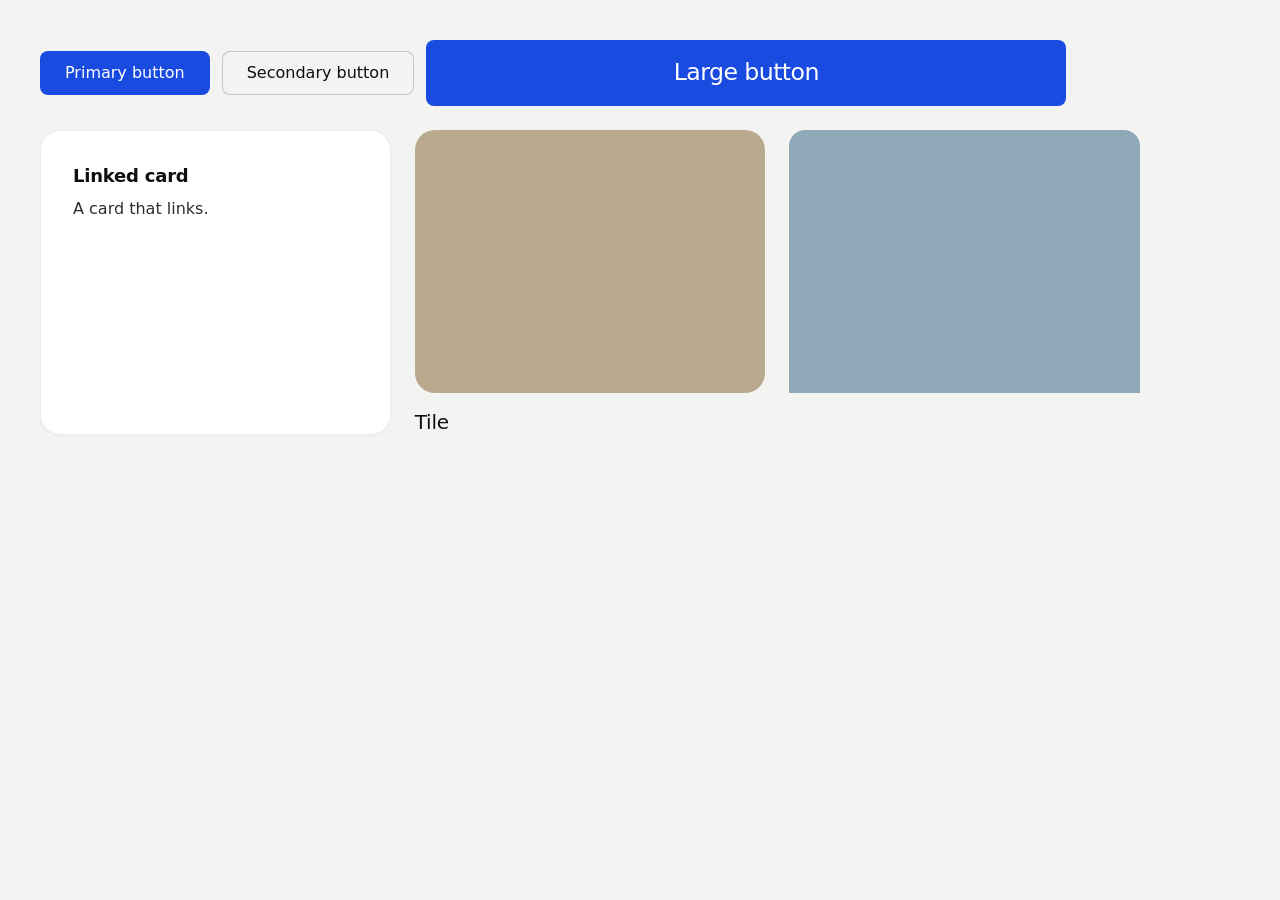
<file: assets/motion/_hover-test.html>
<!doctype html>
<html lang="en">
<head>
<meta charset="utf-8"><meta name="viewport" content="width=device-width, initial-scale=1">
<title>Hover test</title>
<link rel="stylesheet" href="../system.css">
<link rel="stylesheet" href="../ui/cards.css">
<link rel="stylesheet" href="motion.css">
<style>:root{--bg:#f3f3f1;--card:#fff;--ink:#0f0f0e;--muted:#686863;--accent:#e5531c}body{background:var(--bg);color:var(--ink);padding:40px}.row{display:grid;grid-template-columns:repeat(3,1fr);gap:24px;max-width:1100px}</style>
</head>
<body>
<main>
<div class="btn-row" style="margin-bottom:24px"><a class="btn btn--primary" href="#p">Primary button</a><a class="btn btn--secondary" href="#s">Secondary button</a><a class="btn btn--primary btn--xl" href="#x">Large button</a></div>
<div class="row">
  <a class="card" id="c1" href="#a"><h3>Linked card</h3><p>A card that links.</p></a>
  <a class="tile" id="t1" href="#b"><div class="tile__media"><img id="i1" alt="" src="data:image/svg+xml,%3Csvg xmlns='http://www.w3.org/2000/svg' width='400' height='300'%3E%3Crect width='400' height='300' fill='%23b9a98f'/%3E%3C/svg%3E"></div><div class="tile__head"><h3>Tile</h3></div></a>
  <div class="m-zoom" id="z1" style="border-radius:16px"><img id="i2" alt="" style="display:block;width:100%" src="data:image/svg+xml,%3Csvg xmlns='http://www.w3.org/2000/svg' width='400' height='300'%3E%3Crect width='400' height='300' fill='%238fa9b9'/%3E%3C/svg%3E"></div>
</div>
</main>
</body>
</html>
</file>
<file: home.css>
/* Home 2.0 (Figma: Amer AL Dalaq — Portfolio 2.0): a dark, moving page in Amer's own colours.
   Every motion has a still state: under reduced motion or without script everything stands, readable. */
:root {
  --bg: #0d0e10; --surf: #16181b; --line: #272a2f; --ink: #f2efe8; --dim: #9a968d;
  --amber: #f2a93b; --coral: #ff6b4a; --teal: #44bfb7; --lime: #c8f560; --violet: #8b6cff; --turq: #2ec4c9;
  --pc: var(--amber);                                   /* the colour of the project on screen */
  --display: "Bricolage Grotesque", "Work Sans", system-ui, sans-serif;
  --serif: "Instrument Serif", Georgia, serif;
  --text: "Work Sans", system-ui, sans-serif;
  --mono: "IBM Plex Mono", ui-monospace, monospace;
  --out: cubic-bezier(.23, 1, .32, 1); --inout: cubic-bezier(.77, 0, .175, 1);
  --gut: clamp(20px, 5.5vw, 80px);
  color-scheme: dark;
}
html[lang="ar"] { --display: "IBM Plex Sans Arabic", system-ui, sans-serif; --text: "IBM Plex Sans Arabic", system-ui, sans-serif; --serif: "IBM Plex Sans Arabic", serif; }
*, *::before, *::after { box-sizing: border-box; }
html, body { margin: 0; }
html { scroll-behavior: auto; -webkit-text-size-adjust: 100%; }
body { background: var(--bg); color: var(--ink); font: 400 17px/1.6 var(--text); overflow-x: clip; }
html.i18n-wait body { visibility: hidden; }
img { max-width: 100%; display: block; }
a { color: inherit; }
.wrap { width: min(100% - 2 * var(--gut), 1280px); margin-inline: auto; position: relative; }
.mono { font-family: var(--mono); font-size: 14px; letter-spacing: .01em; color: var(--amber); }
.sr-only { position: absolute; width: 1px; height: 1px; overflow: hidden; clip: rect(0 0 0 0); white-space: nowrap; }
:focus-visible { outline: 2px solid var(--amber); outline-offset: 3px; border-radius: 4px; }
.skip { position: fixed; top: 8px; inset-inline-start: 8px; z-index: 100; padding: 10px 16px; background: var(--amber); color: #111; border-radius: 999px; transform: translateY(-200%); }
.skip:focus { transform: none; }
em, .em { font-style: normal; color: var(--amber); }

/* ---------- buttons */
.btn { display: inline-flex; align-items: center; gap: 10px; min-height: 52px; padding: 0 28px; border-radius: 999px; font: 500 17px/1 var(--text);
  text-decoration: none; border: 1px solid transparent; transition: transform 160ms var(--out), background-color 160ms, border-color 160ms; }
.btn--amber { background: var(--amber); color: #111; }
.btn--line { border-color: rgba(242, 239, 232, .25); color: var(--ink); }
.btn .ar { transition: transform 160ms var(--out); }
html[dir="rtl"] .btn .ar { transform: scaleX(-1); }
@media (hover: hover) and (pointer: fine) {
  .btn--amber:hover { background: #ffbb55; }
  .btn--line:hover { border-color: rgba(242, 239, 232, .6); }
  .btn:hover .ar { transform: translateX(4px); }
  html[dir="rtl"] .btn:hover .ar { transform: scaleX(-1) translateX(4px); }
}
.btn:active { transform: scale(.97); }

/* ---------- nav: clear over the hero, a dark glass bar once the page moves */
.nav { position: fixed; inset: 0 0 auto 0; z-index: 50; transition: background-color 240ms, border-color 240ms; border-bottom: 1px solid transparent; }
.nav.is-solid { background: var(--bg); border-color: var(--line); }
.nav__bar { display: flex; align-items: center; gap: 36px; min-height: 76px; }
.nav__logo { font: 700 20px/1 var(--display); text-decoration: none; letter-spacing: -.02em; margin-inline-end: 8px; }
.nav__links { display: flex; gap: 30px; }
.nav__links a, .lang { font: 500 15px/1 var(--text); color: #e2ded5; text-decoration: none; background: none; border: 0; padding: 12px 0; cursor: pointer; transition: color 150ms; }
.nav__links a:hover, .lang:hover { color: var(--ink); }
.nav .btn { margin-inline-start: auto; min-height: 44px; padding: 0 22px; font-size: 15px; }
@media (max-width: 767px) { .nav__links { display: none; } .nav__bar { gap: 16px; min-height: 64px; } }

/* ---------- 01 hero */
.hero { position: relative; min-height: 100svh; display: flex; align-items: center; overflow: hidden; isolation: isolate; padding: 110px 0 90px; }
.hero__field { position: absolute; inset: 0; z-index: -1; width: 100%; height: 100%; }
.glow { position: absolute; border-radius: 50%; pointer-events: none; z-index: -2; filter: blur(10px); }
.glow--a { width: 62vw; height: 62vw; right: -14vw; top: -22vw; background: radial-gradient(closest-side, rgba(242, 169, 59, .30), transparent); animation: drift 18s var(--inout) infinite alternate; }
.glow--b { width: 48vw; height: 48vw; left: -18vw; bottom: -22vw; background: radial-gradient(closest-side, rgba(255, 140, 70, .14), transparent); animation: drift 22s var(--inout) infinite alternate-reverse; }
.glow--c { width: 34vw; height: 34vw; right: 4vw; bottom: -12vw; background: radial-gradient(closest-side, rgba(255, 107, 74, .16), transparent); animation: drift 26s var(--inout) infinite alternate; }
@keyframes drift { to { transform: translate3d(-6vw, 5vw, 0) scale(1.12); } }
.hero__grid { display: grid; grid-template-columns: minmax(0, 7fr) minmax(0, 5fr); align-items: center; gap: 40px; }
.hero h1 { margin: 18px 0 28px; font: 700 clamp(64px, 11.6vw, 176px)/.88 var(--display); letter-spacing: -.04em; }
html[lang="ar"] .hero h1 { letter-spacing: 0; line-height: 1.1; font-size: clamp(54px, 8.8vw, 132px); }
.hero h1 .ln { display: block; overflow: hidden; padding-bottom: .04em; }
.hero h1 .ln > span { display: inline-block; }
.hero__lead { margin: 0 0 36px; font-size: clamp(19px, 1.5vw, 24px); line-height: 1.45; color: var(--dim); max-width: 30ch; }
.hero__lead em { color: var(--ink); font-weight: 500; }
.hero__btns { display: flex; flex-wrap: wrap; gap: 14px; }
.hero__foot { position: absolute; bottom: 26px; inset-inline: 0; }
.hero__foot .wrap { display: flex; justify-content: space-between; font: 13px/1 var(--mono); color: var(--dim); }
/* the floating screens: 3D, leaning toward the cursor (home.js writes --mx / --my, -1..1) */
.screens { position: relative; height: min(70svh, 640px); perspective: 1400px; }
.screens__in { position: absolute; inset: 0; transform-style: preserve-3d;
  transform: rotateY(calc(var(--mx, 0) * 14deg)) rotateX(calc(var(--my, 0) * -10deg)); transition: transform 600ms var(--out); }
.scr { position: absolute; width: var(--w); aspect-ratio: 390 / 844; border-radius: 24px; overflow: hidden; background: var(--surf);
  box-shadow: 0 0 0 1px rgba(255, 255, 255, .1), 0 40px 80px -24px rgba(0, 0, 0, .8); transform: translateZ(var(--z)) rotate(var(--r)); }
.scr img { width: 100%; height: 100%; object-fit: cover; object-position: top; }
.scr--1 { --w: 46%; --z: 60px; --r: -3deg; left: 22%; top: 4%; z-index: 3; }
.scr--2 { --w: 36%; --z: -80px; --r: 9deg; left: -6%; top: 18%; z-index: 1; }
.scr--3 { --w: 38%; --z: -40px; --r: -11deg; left: 62%; top: 22%; z-index: 2; }
.scr { animation: float 7s var(--inout) infinite alternate; }
.scr--2 { animation-duration: 9s; animation-delay: -2s; } .scr--3 { animation-duration: 8s; animation-delay: -4s; }
@keyframes float { to { translate: 0 -14px; } }
@media (max-width: 899px) {
  .hero { align-items: flex-start; padding-top: 104px; }
  .hero__grid { grid-template-columns: 1fr; }
  .screens { height: 360px; order: -1; margin: -10px 0 -20px; }
  .scr--1 { --w: 34%; left: 33%; } .scr--2 { --w: 27%; left: 6%; } .scr--3 { --w: 28%; left: 66%; }
}

/* ---------- 02 marquee */
.marquee { background: var(--amber); color: #111; overflow: hidden; padding: 24px 0; }
.marquee__track { display: flex; width: max-content; animation: marquee 32s linear infinite; }
.marquee__row { display: flex; align-items: center; gap: 36px; padding-inline-end: 36px; font: 700 clamp(34px, 4vw, 54px)/1 var(--display); letter-spacing: -.03em; white-space: nowrap; }
html[lang="ar"] .marquee__row { letter-spacing: 0; }
.marquee__row i { font: 400 .8em/1 var(--mono); font-style: normal; opacity: .6; }
@keyframes marquee { to { transform: translateX(-50%); } }
html[dir="rtl"] .marquee__track { animation-name: marquee-rtl; }
@keyframes marquee-rtl { to { transform: translateX(50%); } }
@media (hover: hover) { .marquee:hover .marquee__track { animation-play-state: paused; } }

/* ---------- 03 work: pinned, the cards slide sideways, the ground takes each project's colour */
.work { position: relative; background: var(--bg); }
.work__pin { position: relative; padding: 110px 0 80px; overflow: hidden; isolation: isolate; }
.work__glow { position: absolute; z-index: -1; inset: -20% -10% auto 20%; height: 120%; pointer-events: none;
  background: radial-gradient(50% 45% at 60% 45%, color-mix(in oklab, var(--pc) 34%, transparent), transparent 75%); transition: background 500ms; }
.work__head { display: flex; flex-wrap: wrap; align-items: baseline; gap: 10px 28px; margin-bottom: 48px; }
.work__head h2 { margin: 10px 0 0; font: 700 clamp(48px, 5.6vw, 80px)/1 var(--display); letter-spacing: -.04em; }
.work__head p { margin: 0; font: 500 clamp(22px, 2.2vw, 30px)/1.2 var(--display); letter-spacing: -.02em; color: var(--dim); }
html[lang="ar"] .work__head h2, html[lang="ar"] .work__head p { letter-spacing: 0; font-style: normal; }
.track { display: flex; gap: 32px; }
.card { --c: var(--amber); position: relative; flex: none; width: min(820px, 84vw); border-radius: 28px; overflow: hidden; background: #111214;
  border: 1px solid color-mix(in oklab, var(--c) 35%, transparent); text-decoration: none; color: var(--ink); display: block;
  transition: transform 300ms var(--out), border-color 300ms; }
.card__img { aspect-ratio: 820 / 400; overflow: hidden; background: #0b0c0e; }
.card__img img { width: 100%; height: 100%; object-fit: cover; transition: transform 900ms var(--out); }
.card__body { position: relative; padding: 26px 120px 32px 36px; }
html[dir="rtl"] .card__body { padding: 26px 36px 32px 120px; }
.card__tag { font: 14px/1 var(--mono); color: var(--c); }
.card h3 { margin: 12px 0 8px; font: 700 clamp(28px, 2.8vw, 40px)/1.05 var(--display); letter-spacing: -.03em; }
html[lang="ar"] .card h3 { letter-spacing: 0; }
.card p { margin: 0; color: var(--dim); max-width: 46ch; }
.card__go { position: absolute; inset-inline-end: 36px; top: 34px; width: 64px; height: 64px; border-radius: 50%; background: var(--c); color: #111;
  display: grid; place-items: center; font-size: 26px; transition: transform 300ms var(--out); }
html[dir="rtl"] .card__go { transform: scaleX(-1); }
@media (hover: hover) and (pointer: fine) {
  .card:hover { transform: translateY(-6px); border-color: var(--c); }
  .card:hover .card__img img { transform: scale(1.05); }
  .card:hover .card__go { transform: rotate(-45deg); }
  html[dir="rtl"] .card:hover .card__go { transform: scaleX(-1) rotate(-45deg); }
}
.dots { display: flex; gap: 10px; margin-top: 40px; }
.dots i { width: 24px; height: 4px; border-radius: 2px; background: rgba(242, 239, 232, .2); transition: width 300ms var(--out), background-color 300ms; }
.dots i.is-on { width: 56px; background: var(--pc); }
/* live (desktop, script, motion allowed): the section pins and the track moves with the scroll */
.work.is-live { height: calc(var(--cards, 5) * 70svh + 100svh); }
.work.is-live .work__pin { position: sticky; top: 0; height: 100svh; display: flex; flex-direction: column; justify-content: center; padding: 80px 0 40px; }
.work.is-live .track { will-change: transform; }
@media (max-width: 899px), (prefers-reduced-motion: reduce) {
  .track { flex-direction: column; } .card { width: 100%; } .dots { display: none; }
  .card__body { padding: 22px 96px 26px 22px; } html[dir="rtl"] .card__body { padding: 22px 22px 26px 96px; }
  .card__go { width: 52px; height: 52px; inset-inline-end: 22px; top: 26px; }
}

/* ---------- 04 numbers */
.nums { position: relative; padding: 110px 0; overflow: hidden; }
.nums::before { content: ""; position: absolute; inset: -40% 10% auto; height: 120%; background: radial-gradient(40% 40% at 50% 40%, rgba(255, 107, 74, .12), transparent 70%); pointer-events: none; }
.nums__row { display: grid; grid-template-columns: repeat(4, minmax(0, 1fr)); margin-top: 40px; }
.nums__row > div { padding-inline: 28px; border-inline-start: 1px solid var(--line); }
.nums__row > div:first-child { padding-inline-start: 0; border: 0; }
@media (max-width: 899px) { .nums__row { grid-template-columns: repeat(2, minmax(0, 1fr)); gap: 40px 0; } .nums__row > div:nth-child(3) { padding-inline-start: 0; border: 0; } }

/* ---------- 05 process */
.proc { background: var(--surf); padding: 110px 0; }
.big { margin: 10px 0 0; font: 700 clamp(40px, 4.6vw, 64px)/1.05 var(--display); letter-spacing: -.035em; }
html[lang="ar"] .big { letter-spacing: 0; }
.big em { color: var(--amber); }
.proc__line { position: relative; height: 2px; margin: 70px 0 0; background: var(--line); }
.proc__line i { position: absolute; inset: 0; background: linear-gradient(90deg, var(--amber), var(--teal), var(--coral)); transform-origin: left; transform: scaleX(var(--draw, 1)); }
html[dir="rtl"] .proc__line i { transform-origin: right; background: linear-gradient(-90deg, var(--amber), var(--teal), var(--coral)); }
.proc__steps { display: grid; grid-template-columns: repeat(3, minmax(0, 1fr)); gap: 40px; margin-top: -9px; }
.step__dot { width: 18px; height: 18px; border-radius: 50%; background: var(--c); box-shadow: 0 0 0 6px var(--surf); }
.step .mono { display: block; margin-top: 26px; color: var(--c); }
.step h3 { margin: 8px 0 8px; font: 700 30px/1.1 var(--display); letter-spacing: -.02em; }
.step p { margin: 0 0 22px; color: var(--dim); }
.step__img { aspect-ratio: 392 / 240; border-radius: 18px; overflow: hidden; border: 1px solid rgba(255, 255, 255, .08); background: #0b0c0e; }
.step__img img { width: 100%; height: 100%; object-fit: cover; object-position: top; transition: transform 900ms var(--out); }
@media (hover: hover) and (pointer: fine) { .step:hover .step__img img { transform: scale(1.06); } }
@media (max-width: 899px) { .proc__steps { grid-template-columns: 1fr; } .proc__line { display: none; } .proc__steps { margin-top: 40px; } }

/* ---------- 06 about + services */
.about { position: relative; padding: 120px 0; overflow: hidden; }
.about::before { content: ""; position: absolute; width: 60vw; height: 60vw; left: -20vw; top: 20%; background: radial-gradient(closest-side, rgba(242, 169, 59, .1), transparent); pointer-events: none; }
.about__grid { display: grid; grid-template-columns: minmax(0, 5fr) minmax(0, 6fr); gap: 80px; align-items: center; }
.tiles { position: relative; aspect-ratio: 1; max-width: 520px; perspective: 1000px; }
.tile { position: absolute; border-radius: 32px; overflow: hidden; box-shadow: 0 40px 80px -30px rgba(0, 0, 0, .8);
  transform: rotate(var(--r)) translate3d(calc(var(--mx, 0) * var(--k)), calc(var(--my, 0) * var(--k)), 0); transition: transform 600ms var(--out); }
.tile img { width: 100%; height: 100%; object-fit: cover; }
.tile--a { --r: -4deg; --k: -14px; width: 80%; aspect-ratio: 1; left: 0; top: 0; }
.tile--b { --r: 6deg; --k: 22px; width: 50%; aspect-ratio: 1; right: 0; bottom: 0; }
.about h2 { margin: 12px 0 22px; font: 700 clamp(34px, 3.2vw, 44px)/1.1 var(--display); letter-spacing: -.03em; }
html[lang="ar"] .about h2 { letter-spacing: 0; }
.about p { color: var(--dim); max-width: 56ch; }
.tools { display: flex; flex-wrap: wrap; gap: 18px 28px; list-style: none; padding: 0; margin: 28px 0 0; }
.tools li { display: flex; align-items: center; gap: 10px; color: var(--ink); }
.tools img { height: 26px; width: auto; }
.svc { list-style: none; padding: 0; margin: 44px 0 0; }
.svc li { border-top: 1px solid var(--line); }
.svc li:last-child { border-bottom: 1px solid var(--line); }
.svc a { display: flex; align-items: center; gap: 16px; min-height: 74px; text-decoration: none; font: 700 clamp(22px, 2vw, 28px)/1.2 var(--display); letter-spacing: -.02em; }
html[lang="ar"] .svc a { letter-spacing: 0; }
.svc i { width: 10px; height: 10px; border-radius: 50%; background: var(--c); flex: none; transition: transform 200ms var(--out); }
.svc span { flex: 1; }
.svc small { font: 400 15px/1.4 var(--text); color: var(--dim); max-width: 30ch; text-align: end; }
@media (hover: hover) and (pointer: fine) { .svc a:hover i { transform: scale(1.8); } .svc a:hover { color: var(--c); } }
@media (max-width: 899px) { .about__grid { grid-template-columns: 1fr; gap: 56px; } .tiles { max-width: 340px; } .svc small { display: none; } }

/* ---------- 07 contact */
.contact { position: relative; padding: 140px 0 40px; background: #120d05; overflow: hidden; isolation: isolate; }
.contact::before { content: ""; position: absolute; z-index: -1; width: 90vw; height: 70vw; left: 5vw; top: 0; background: radial-gradient(closest-side, rgba(242, 169, 59, .3), transparent); animation: drift 20s var(--inout) infinite alternate; }
.contact__row { display: flex; align-items: center; justify-content: space-between; gap: 40px; flex-wrap: wrap; }
.contact h2 { margin: 14px 0 0; font: 700 clamp(64px, 10.4vw, 150px)/.92 var(--display); letter-spacing: -.04em; }
.contact h2 em { display: block; color: var(--amber); }
html[lang="ar"] .contact h2 { letter-spacing: 0; line-height: 1.15; font-size: clamp(52px, 8vw, 116px); }
.magnet { position: relative; width: 220px; height: 220px; border-radius: 50%; background: var(--amber); color: #111; display: grid; place-items: center;
  text-align: center; text-decoration: none; font: 700 32px/1 var(--display); letter-spacing: -.02em; flex: none;
  transform: translate3d(var(--tx, 0), var(--ty, 0), 0); transition: transform 500ms var(--out), background-color 160ms; }
.magnet:hover { background: #ffbb55; }
.magnet:active { transform: translate3d(var(--tx, 0), var(--ty, 0), 0) scale(.96); }
.foot { display: flex; flex-wrap: wrap; align-items: center; justify-content: space-between; gap: 18px 40px; margin-top: 110px; padding-top: 34px; border-top: 1px solid rgba(242, 239, 232, .15); }
.foot nav { display: flex; flex-wrap: wrap; gap: 26px; }
.foot a { color: var(--dim); text-decoration: none; } .foot a:hover { color: var(--ink); }
.foot .mail { color: var(--ink); font-weight: 500; }
.foot small { font: 13px/1 var(--mono); color: var(--dim); }
@media (max-width: 767px) { .magnet { width: 150px; height: 150px; font-size: 24px; } .contact { padding-top: 100px; } }

/* ---------- section head words + reveal */
.sec-head .mono { display: block; }
[data-rise] { opacity: 1; }
html.js-motion [data-rise]:not(.is-in) { opacity: 0; transform: translateY(30px); }
html.js-motion [data-rise] { transition: opacity 900ms var(--out), transform 1000ms var(--out); transition-delay: var(--d, 0ms); }

/* ---------- reduced motion: everything stands */
@media (prefers-reduced-motion: reduce) {
  .glow, .contact::before, .scr, .marquee__track { animation: none !important; }
  .screens__in, .tile, .magnet { transform: none !important; }
  html.js-motion [data-rise]:not(.is-in) { opacity: 1; transform: none; }
}

/* pinned work: the heading clears the nav, the cards fit a laptop screen */
.work.is-live .work__pin { padding: 96px 0 28px; }
.work.is-live .work__head { margin-bottom: 28px; }
.work.is-live .card { width: min(780px, 62vw); }
.work.is-live .card__img { aspect-ratio: 780 / 330; }
@media (max-height: 820px) { .work.is-live .card__img { aspect-ratio: 780 / 280; } .work.is-live .work__head h2 { font-size: 56px; } .work.is-live .dots { margin-top: 22px; } }
.step__img img { object-position: 50% 28%; }
.nav__logo, .nav .btn { white-space: nowrap; }
@media (max-width: 479px) { .nav__logo { font-size: 17px; } .nav .btn { padding: 0 16px; min-height: 40px; font-size: 14px; } .lang { font-size: 14px; } }

/* ---------- audit fixes */
/* the browser's own surfaces in the palette */
::selection { background: var(--amber); color: #111; }
html { scrollbar-color: #3a3d43 var(--bg); scrollbar-width: thin; }
input, textarea { caret-color: var(--amber); }
/* type: balanced headings, no lone last word */
h1, h2, h3 { text-wrap: balance; }
p { text-wrap: pretty; }
/* drawn arrows (one stroke, one weight) */
.ic { width: 20px; height: 20px; flex: none; }
.card__go .ic { width: 26px; height: 26px; }
html[dir="rtl"] .btn .ar .ic { transform: none; }
/* the numbers as one sentence */
.nums__line { margin: 0; max-width: 1120px; font: 700 clamp(32px, 3.9vw, 60px)/1.15 var(--display); letter-spacing: -.035em; }
html[lang="ar"] .nums__line { letter-spacing: 0; }
.nums__line b { color: var(--c); font-variant-numeric: tabular-nums; }
.nums__line > span { display: block; margin-top: .35em; color: var(--dim); font-size: .62em; letter-spacing: -.02em; }
.nums__line > span b { color: var(--c); }
/* pause all motion (WCAG 2.2.2): particles, glows, floating screens, the strip */
.motion-btn { display: inline-flex; align-items: center; gap: 10px; min-height: 40px; padding: 0 16px; border-radius: 999px; cursor: pointer;
  background: transparent; border: 1px solid rgba(242, 239, 232, .2); color: #cfcbc1; font: 500 14px/1 var(--text); pointer-events: auto; }
.motion-btn:hover { border-color: rgba(242, 239, 232, .5); color: var(--ink); }
.motion-btn__icon { width: 10px; height: 12px; border-inline: 3px solid currentColor; box-sizing: border-box; }
html.motion-off .motion-btn__icon { border: 0; width: 0; height: 0; border-top: 6px solid transparent; border-bottom: 6px solid transparent; border-inline-start: 10px solid currentColor; }
html.motion-off .glow, html.motion-off .contact::before, html.motion-off .scr, html.motion-off .marquee__track, html.motion-off .hero.hero--split::before { animation-play-state: paused !important; }
.hero__foot .wrap { align-items: center; }

/* small and tablet screens: the floating screens stay above the name, never on it */
@media (max-width: 899px) {
  .screens { height: auto; width: min(100%, 50svh); aspect-ratio: 1 / .84; margin-inline: auto; }
  .contact__row { flex-direction: column; align-items: flex-start; }
}
.nums__line b { display: inline; font: inherit; letter-spacing: inherit; }
/* the count-up must not re-wrap the sentence: no balancing on this line, fixed-width figures */
.nums__line { text-wrap: wrap; }
.nums__line b { font-variant-numeric: tabular-nums; white-space: nowrap; }
</file>
<file: assets/system.css>
/*
  taste-skill system.css - the one system for the page. Link it first, then assets/ui/cards.css (the
  feature card, its panel and the fragment placements), then set the palette (--p-*), the fonts and
  the radius set on :root in the page (node scripts/start.mjs prints that block).
  Do not add a second grid, spacing scale, type scale, radius scale, button or card style.
*/

/* ---------------------------------------------------------------- tokens */
:root {
  /* palette (hex only; fx.js reads --bg --surface --ink --muted --accent --accent-ink) */
  --p-bg: #ffffff;
  --p-surface: #f4f4f4;
  --p-ink: #111111;
  --p-muted: #6b6b6b;
  --p-accent: #1a4be0;
  --p-accent-ink: #ffffff;
  --p-action: #1a4be0;      /* buttons, links, focus: the accent, or the ink when the accent is too pale */
  --p-action-ink: #ffffff;
  --p-inv-bg: #111111;
  --p-inv-surface: #1c1c1c;
  --p-inv-ink: #f4f4f4;
  --p-inv-muted: #a3a3a3;
  --p-inv-accent: #ffffff;
  --p-inv-accent-ink: #111111;
  --p-inv-action: #ffffff;
  --p-inv-action-ink: #111111;
  /* the lit ground behind UI and in the closing band (references/cards.md), one per page, tech pages only
     (none on kind other, which is flat): <html data-ground="sand|sky|sage|painting">. system.js gives it to every ground
     that holds UI, on light and dark pages alike; --hue on one panel changes only its accent */
  --ground-bg: #d9ccb7; --ground-surface: #e9e0d2; --ground-ink: #2a2622; --ground-muted: #5a534a; --ground-accent: #a8794a;

  /* fonts */
  --font-display: system-ui, -apple-system, "Segoe UI", sans-serif;
  --font-text: system-ui, -apple-system, "Segoe UI", sans-serif;
  --font-mono: ui-monospace, "SFMono-Regular", Menlo, Consolas, monospace;
  --display-weight: 400;    /* headlines 400; 500 on a tech page (software, gaming, hardware) */
  --display-tracking: -0.025em;

  /* the page rhythm (references/layout-v4.md): one section per screen. The header is fixed and
     --nav tall; every section is padded --padt above and --padb (plus the phone action bar, --bar)
     below, and is exactly one or two screens tall (--h: 1 or 2; --hm on a phone). The hero's words
     start --hgap under the header and its content ends --hpadb above the fold. */
  --nav: 72px;
  --padt: 120px;
  --padb: 72px;
  --hgap: 48px;
  --hpadb: 64px;
  --bar: 0px;
  /* grid: one .wrap (alias .container) for the header, every section and the footer, the same
     --gut on both sides: 1280 wide at x 80-1360 at 1440, 342 at x 24-366 at 390 */
  --container: 1280px;
  --gut: 80px;
  --pad: var(--gut);
  --gutter: 24px;

  /* spacing: 4/8 scale */
  --s-1: 4px;  --s-2: 8px;  --s-3: 12px; --s-4: 16px; --s-5: 24px;
  --s-6: 32px; --s-7: 48px; --s-8: 64px; --s-9: 96px; --s-10: 128px;
  --section: 40px;      /* only a .section outside main (the kit's demo pages); every main > section and
                           footer.closing take --padt and --padb */
  --section-band: 56px; /* the same for an older footer outside footer.closing */
  --head-gap: 48px;     /* the one heading-to-content gap, 32 on a phone (layout.css reads it as --ly-head-gap) */
  --card-pad: 16px;     /* card padding (cards.css sets its own for cards with a panel) */
  --card-gap: 16px;     /* gap between cards */

  /* type scale (the only sizes on the page) */
  --t-label: 13px;
  --t-small: 14px;
  --t-body: 16px;
  --t-lead: 18px;
  --t-card: 18px;
  --t-h3: 24px;
  /* straight lines from the phone size at 390 to the desktop size at 1440 (system.md's table) */
  --t-h2: clamp(30px, 1.72vw + 23.3px, 48px);
  --t-h1: clamp(38px, 3.24vw + 25.4px, 72px);
  /* a big number stays a step under the h2 (VI-11): 38 at 1440, 28 at 390, so it never reads as a
     section heading; a stats row and a price set their own, smaller still */
  --t-stat: clamp(28px, .952vw + 24.29px, 38px);

  /* radius: one scale (soft by default; data-radius on <html> switches it) */
  --r-sm: 8px;  --r-md: 12px; --r-lg: 20px; --r-btn: 8px;

  /* controls (fixed here; a page never adds its own) */
  --btn-h: 44px;
  --btn-h-sm: 36px;
  --nav-h: var(--nav);  /* the older name, kept for the kit's files */
  --icon: 16px;         /* small icons: socials, menu chevrons, mono brand marks */

  /* motion: the one UI ease-out (motion.css --m-ease and ui/base.css --u-ease read it; references/motion.md) */
  --ease: cubic-bezier(.2, .8, .2, 1);
  --dur: 180ms;
}
html[data-radius="sharp"] { --r-sm: 4px; --r-md: 6px;  --r-lg: 8px;  --r-btn: 4px; }
html[data-radius="soft"]  { --r-sm: 8px; --r-md: 12px; --r-lg: 20px; --r-btn: 8px; }
html[data-radius="round"] { --r-sm: 10px; --r-md: 16px; --r-lg: 24px; --r-btn: 999px; }
/* the four lit grounds (references/cards.md); sand is the default above. painting goes with
   painterly-landscape (x.ai's daylight sky over olive hills) */
html[data-ground="sky"]      { --ground-bg: #c6d3df; --ground-surface: #d6e0e9; --ground-ink: #25303a; --ground-muted: #4d5964; --ground-accent: #3f6a92; }
html[data-ground="sage"]     { --ground-bg: #cdd6c6; --ground-surface: #dce3d6; --ground-ink: #262d24; --ground-muted: #535b51; --ground-accent: #6c8e63; }
html[data-ground="painting"] { --ground-bg: #79a8d6; --ground-surface: #a6c4e2; --ground-ink: #16212c; --ground-muted: #273949; --ground-accent: #9c9b3c; }
/* cards.css takes its card and panel radii from this scale */
html[data-radius] .card { --c-r: var(--r-lg); }
html[data-radius] .panel { --p-r: var(--r-md); }

/* a phone: the header 56, the sections padded 96 / 48, the hero's words 40 under the header and its
   content ending 24 above the fold, 24 at both sides, 12 between columns */
@media (max-width: 639px) {
  :root { --nav: 56px; --padt: 96px; --padb: 48px; --hgap: 40px; --hpadb: 24px; --gut: 24px; --gutter: 12px; --card-gap: 12px; --head-gap: 32px; }
}
@media (min-width: 640px) {
  :root { --gut: 48px; --section: 48px; --section-band: 72px; --card-pad: 24px; }
}
@media (min-width: 1024px) {
  :root { --gut: 80px; --section: 56px; --section-band: 96px; --card-gap: 24px;
          --t-lead: 20px; --t-card: 20px; --t-h3: 28px; }
  /* a place (and a local service): the 1200 column at x 120-1320 */
  html[data-type="place"] { --gut: 120px; --container: 1200px; }
}
/* a place (VI-06, ST-96, PH-23): its own smaller type (h1 48/53 and 32/37, h2 32/40 and 24/30, titles
   and the sub-line 20 and 18), the Recipe 3 hero's gap under its photograph (40, 24 on a phone),
   square photographs and cards and 2px buttons, whatever data-radius and data-buttons say */
:root[data-type="place"] {
  --hgap: 40px;
  --t-h1: clamp(32px, 1.524vw + 26.06px, 48px);
  --t-h2: clamp(24px, .762vw + 21px, 32px);
  --t-h3: clamp(20px, .381vw + 18.51px, 24px);
  --r-sm: 2px; --r-md: 0px; --r-lg: 0px; --r-btn: 2px;
}
:root[data-type="place"] :is(h1, .t-h1) { line-height: 1.104; }
:root[data-type="place"] :is(h2, .t-h2) { line-height: 1.25; }
@media (max-width: 639px) {
  :root[data-type="place"] { --hgap: 24px; }
  :root[data-type="place"] :is(h1, .t-h1) { line-height: 1.156; }
}

/* ---------------------------------------------------------------- grounds (at most three) */
:root, .ground-base {
  --bg: var(--p-bg); --surface: var(--p-surface); --ink: var(--p-ink); --muted: var(--p-muted);
  --accent: var(--p-accent); --accent-ink: var(--p-accent-ink); --card: var(--p-surface);
  --action: var(--p-action); --action-ink: var(--p-action-ink);
}
.ground-surface {
  --bg: var(--p-surface); --surface: var(--p-bg); --ink: var(--p-ink); --muted: var(--p-muted);
  --accent: var(--p-accent); --accent-ink: var(--p-accent-ink); --card: var(--p-bg);
  --action: var(--p-action); --action-ink: var(--p-action-ink);
}
.ground-inverse {
  --bg: var(--p-inv-bg); --surface: var(--p-inv-surface); --ink: var(--p-inv-ink); --muted: var(--p-inv-muted);
  --accent: var(--p-inv-accent); --accent-ink: var(--p-inv-accent-ink); --card: var(--p-inv-surface);
  --action: var(--p-inv-action); --action-ink: var(--p-inv-action-ink);
}
:root, .ground-base, .ground-surface, .ground-inverse {
  --line: color-mix(in oklab, var(--ink) 11%, transparent);
  --line-strong: color-mix(in oklab, var(--ink) 20%, transparent);
  /* effects (fx.js) and UI fragments (assets/ui) take the colours of the ground they sit on */
  --fx-bg: var(--bg); --fx-surface: var(--surface); --fx-ink: var(--ink); --fx-muted: var(--muted);
  --fx-accent: var(--accent); --fx-accent-ink: var(--accent-ink);
  --ui-font: var(--font-text); --ui-mono: var(--font-mono); --ui-radius: var(--r-md);
}
.ground-base, .ground-surface, .ground-inverse { background: var(--bg); color: var(--ink); }

/* ---------------------------------------------------------------- base */
*, *::before, *::after { box-sizing: border-box; }
/* an anchor lands on the section's top (the judge's frame): the fixed header covers --nav of its --padt */
html { -webkit-text-size-adjust: 100%; scroll-padding-top: 0; scroll-behavior: auto; margin: 0; }
body {
  margin: 0; background: var(--bg); color: var(--ink);
  font: 400 var(--t-body)/1.55 var(--font-text);
  -webkit-font-smoothing: antialiased; text-rendering: optimizeLegibility; overflow-x: clip;
}
img, svg, video, canvas { display: block; max-width: 100%; }
/* hidden means hidden, also on an img the line above makes a block (a menu tab's photograph, a peek photograph) */
[hidden] { display: none !important; }
img, video { height: auto; }
a { color: inherit; text-decoration: none; }
button { font: inherit; color: inherit; }
h1, h2, h3, h4, p, ul, ol, figure, blockquote { margin: 0; }
ul, ol { padding: 0; list-style: none; }
h1, h2, h3, h4 {
  font-family: var(--font-display); font-weight: var(--display-weight);
  letter-spacing: var(--display-tracking); text-wrap: balance; overflow-wrap: break-word;
  /* a long word (a German compound at 390) breaks at a syllable with a hyphen, in the language of <html lang>;
     only words of 10 letters or more, 4 at least on each side, so a short English heading never breaks */
  hyphens: auto; -webkit-hyphens: auto; hyphenate-limit-chars: 10 4 4;
}
h1, .t-h1 { font-size: var(--t-h1); line-height: 1.04; }
h2, .t-h2 { font-size: var(--t-h2); line-height: 1.1; }
h3, .t-h3 { font-size: var(--t-h3); line-height: 1.2; }
h4, .t-card { font-family: var(--font-text); font-weight: 500; font-size: var(--t-card); line-height: 1.3; letter-spacing: -0.01em; }
p { text-wrap: pretty; }
.t-lead  { font-size: var(--t-lead); line-height: 1.5; }
.t-body  { font-size: var(--t-body); line-height: 1.55; }
.t-small { font-size: var(--t-small); line-height: 1.5; }
.t-label { font-size: var(--t-label); font-weight: 500; line-height: 1.4; letter-spacing: 0.01em; }
.t-stat  { font-family: var(--font-display); font-weight: var(--display-weight); font-size: var(--t-stat);
           line-height: 1; letter-spacing: var(--display-tracking); font-variant-numeric: tabular-nums; }
.muted { color: var(--muted); }
.mono  { font-family: var(--font-mono); }
.measure { max-width: 62ch; }
:focus-visible { outline: 2px solid var(--action); outline-offset: 2px; border-radius: 2px; }
::selection { background: color-mix(in oklab, var(--accent) 30%, transparent); }

/* ---------------------------------------------------------------- grid */
.wrap, .container { width: min(100% - 2 * var(--gut), var(--container)); margin-inline: auto; padding-inline: 0; }
.grid { display: grid; grid-template-columns: repeat(12, minmax(0, 1fr)); column-gap: var(--gutter); row-gap: var(--card-gap); }
.grid > * { min-width: 0; grid-column: 1 / -1; }
.section { padding-block: var(--section); }

/* ---------------------------------------------------------------- one section per screen
   The page is a stack of screens. Framed at scrollY = k x the screen height, a shot shows exactly one
   section: the hero alone on the first screen, every other section (and footer.closing, the close and
   the footer in one) exactly one or two screens tall, its h2 first, --padt under its top. Heights
   and padding do it: no pinning, snapping or script.
     <section class="section" id=".." style="--h: 2">     (2 screens; --hm sets a phone's count alone)
       <div class="wrap"> the h2 first, then the content </div>     (the one in-flow child)
     </section>
   A layer (a full-bleed photograph or ground behind the words) is an <img class="layer" aria-hidden="true">
   beside the .wrap. Content must fit: one screen holds 708px of content at 1440x900 (900 - 120 - 72),
   two hold 1,608 (the second screen's part starts --padt under its top with .g2). From 640 to 1279 a
   section keeps at least its screens and grows past them rather than overlap the next. */
main > :is(section, .section), footer.closing {
  position: relative; box-sizing: border-box;
  height: calc(var(--h, 1) * 100vh); height: calc(var(--h, 1) * 100svh);
  padding: var(--padt) 0 calc(var(--padb) + var(--bar));
}
main > :is(section, .section) > :is(.wrap, .container), footer.closing > .wrap { position: relative; z-index: 1; height: 100%; }
main > :is(section, .section) > :is(.wrap, .container):not(.grid) { display: flex; flex-direction: column; }
/* a .wrap that is the section's grid too (class="wrap grid"): its rows start at the top */
main > :is(section, .section) > :is(.wrap, .container).grid { align-content: start; }
/* .fill: the block that takes what the screen leaves under the heading (a photograph, a frame) */
main > :is(section, .section) > .wrap > .fill { flex: 1 1 0; min-height: 0; }
/* two screens as two groups: row 1 the h2 and the first group, row 2 the rest (no second h2), starting
   --padt under the second screen's top, so the second shot looks like any other section */
main > :is(section, .section).g2, footer.closing.g2 { --h: 2; }
main > :is(section, .section).g2 > :is(.wrap, .container), footer.closing.g2 > .wrap { display: grid; grid-template-rows: minmax(0, 1fr) minmax(0, 1fr); row-gap: calc(var(--padt) + var(--padb) + var(--bar)); }
main > :is(section, .section).g2 > :is(.wrap, .container) > *, footer.closing.g2 > .wrap > * { min-height: 0; align-self: start; }
main > :is(section, .section).g2 > :is(.wrap, .container) > :is(.group, .fill) { align-self: stretch; }
/* a group: one screen's part of a .g2 section (its h2 and first rows, or the rest) */
.group { display: flex; flex-direction: column; min-height: 0; }
/* each screen's card row runs down to that screen's foot (the cards stretch, their panels grow), so
   the second screen of a .g2 is never a short row over an empty ground; both rows end on the same line */
@media (min-width: 1024px) {
  main > :is(section, .section).g2 > .wrap > .grid:last-child,
  main > :is(section, .section).g2 > .wrap > .group > .grid:last-child { align-self: stretch; flex: 1 1 auto; min-height: 0; }
}
.group > .fill { flex: 1 1 0; min-height: 0; }
@media (min-width: 640px) and (max-width: 1279px) {
  main > :is(section, .section):not(.hero, .section--hero), footer.closing {
    height: auto; min-height: calc(var(--h, 1) * 100vh); min-height: calc(var(--h, 1) * 100svh);
  }
  /* the section is a column and its .wrap takes all of it, so a .fill (a photograph, a frame) still
     grows to the section's foot (a min-height percentage would not resolve, leaving it at its least) */
  /* :where() keeps it at no weight, so a page's own phone- or tablet-only hiding (section.desk-only { display: none }) wins */
  :where(main > :is(section, .section):not(.hero, .section--hero), footer.closing) { display: flex; flex-direction: column; }
  main > :is(section, .section):not(.hero, .section--hero) > :is(.wrap, .container), footer.closing > .wrap { flex: 1 0 auto; height: auto; min-height: 0; }
}
/* a phone: lvh (the screen with its bars hidden) for every section but the hero; --hm when stacking
   makes the content taller than the desktop count */
@media (max-width: 639px) {
  /* at least its screens, never less: content a screen cannot hold makes the section taller (the rhythm
     check then asks for --hm: 2 or less content); a fixed height would lay its last rows over the next
     section, the fault the phone shots showed most (a list under the closing heading and its button) */
  main > :is(section, .section):not(.hero, .section--hero), footer.closing {
    height: auto; min-height: calc(var(--hm, var(--h, 1)) * 100vh); min-height: calc(var(--hm, var(--h, 1)) * 100lvh);
  }
  /* one grid row at least the screens tall that grows with the .wrap's content: the .wrap is stretched to
     it, so its .fill and its two groups still share a definite height */
  /* (at no weight, as on the tablet: a page's own section.desk-only { display: none } still hides it) */
  :where(main > :is(section, .section):not(.hero, .section--hero):has(> :is(.wrap, .container)), footer.closing) {
    display: grid; grid-template-columns: minmax(0, 1fr); grid-template-rows: 1fr; grid-auto-rows: auto;
  }
  main > :is(section, .section):not(.hero, .section--hero) > :is(.wrap, .container), footer.closing > .wrap { height: auto; }
  main > :is(section, .section).g2m, footer.closing.g2m { --hm: 2; }
  main > :is(section, .section).g2m > :is(.wrap, .container), footer.closing.g2m > .wrap { display: grid; grid-template-rows: minmax(0, 1fr) minmax(0, 1fr); row-gap: calc(var(--padt) + var(--padb) + var(--bar)); }
  /* stacked in one, the two groups keep the open cards' 32px, so the first group's last panel never meets
     the next card's title */
  main > :is(section, .section).g2:not(.g2m) > :is(.wrap, .container) { display: flex; row-gap: var(--s-6); }
  /* what the two screens leave goes around the second group, so it opens below the header, not on the fold */
  main > :is(section, .section).g2:not(.g2m) > :is(.wrap, .container) > :last-child { margin-block: auto; }
  main > :is(section, .section).g2:not(.g2m) > :is(.wrap, .container) > * { align-self: stretch; }
}
/* a layer: the photograph or ground of a whole section, under its words, edge to edge */
main > :is(section, .section) > :is(img, video, canvas, picture).layer,
footer.closing > :is(img, video, canvas, picture).layer {
  position: absolute; inset: 0; z-index: 0; width: 100%; height: 100%; max-width: none; object-fit: cover; object-position: var(--pos, 50% 50%);
}
main > :is(section, .section) > picture.layer > img { width: 100%; height: 100%; object-fit: cover; }

/* the hero: exactly the first screen, the fixed header over its top. Its words start --hgap under the
   header (--photo adds a full-bleed photograph's height above them on a place); its content ends
   --hpadb above the fold, and nothing of the next section shows, at 1440, 1024, 820 and 390.
     <section class="hero hero--<type>"><div class="wrap"><div class="hero-text"> .. </div>[one strip]</div></section>
   .hero-text holds the whole composition (the words, and the picture or window beside or under them);
   one docked strip (logos, three facts) may follow it, at most 96px, desktop only. */
main > :is(.hero, .section--hero) {
  height: 100vh; height: 100svh; min-height: 0;
  padding: calc(var(--nav) + var(--photo, 0px) + var(--hgap)) 0 calc(var(--hpadb) + var(--bar));
}
:is(.hero, .section--hero) > .wrap { height: 100%; display: grid; grid-template-rows: minmax(0, 1fr) auto; row-gap: var(--s-7); }
:is(.hero, .section--hero) > .wrap > .hero-text { min-height: 0; }
/* a phone: the hero is at least the first screen and grows when a short phone (320x640) cannot hold its
   words, buttons and picture, so nothing of it lies over the next section or under the header */
@media (max-width: 639px) {
  main > :is(.hero, .section--hero) { height: auto; min-height: 100vh; min-height: 100svh; }
  main > :is(.hero, .section--hero):has(> :is(.wrap, .container)) { display: grid; grid-template-columns: minmax(0, 1fr); grid-template-rows: 1fr; grid-auto-rows: auto; }
  main > :is(.hero, .section--hero) > :is(.wrap, .container) { height: auto; }
}
:is(.hero, .section--hero) > .wrap > .hero-strip { grid-row: 2; max-height: 96px; }
@media (max-width: 639px) { :is(.hero, .section--hero) > .wrap > .hero-strip { display: none; } }
.section--hero .section-head { max-width: 860px; }
/* the starter's own hero (hero-split): the words on span-5 top-aligned, the picture on span-6 start-7
   as tall as the hero's content box (at most 716 at 1440x900); a phone stacks words, then the picture
   in what is left */
.hero-text.hero-split { height: 100%; align-items: stretch; }
.hero-split > .hero-copy { align-self: start; }
.hero-split > .hero-visual { position: relative; min-height: 0; height: 100%; }
@media (max-width: 1023px) {
  .hero-text.hero-split { display: flex; flex-direction: column; gap: var(--s-6); }
  .hero-split > .hero-visual { flex: 1 1 0; min-height: 200px; height: auto; }
}
.hero-copy > * + * { margin-top: var(--s-5); }
/* the h1 first in the words' column: its capitals start on the picture's top line, not the line box's
   (the leading above the capitals would put the words about 12px under the photograph's top) */
.hero-copy > h1:first-child { text-box: trim-start cap alphabetic; }
.hero-copy > .btn-row { margin-top: var(--s-6); }
/* three short facts at the foot of the words' column, on the picture's bottom line (no dead space
   under the buttons): <dl class="hero-facts"><div><dt>..</dt><dd>..</dd></div> x3</dl> */
@media (min-width: 1024px) {
  .hero-split > .hero-copy { height: 100%; display: flex; flex-direction: column; }
  .hero-split > .hero-copy > .hero-facts { margin-top: auto; }
}
.hero-facts { display: grid; grid-template-columns: repeat(3, minmax(0, 1fr)); gap: var(--s-5) var(--gutter); margin: 0; }
.hero-facts > div { display: grid; gap: var(--s-1); align-content: start; }
.hero-facts dt { font-size: var(--t-small); color: var(--muted); }
.hero-facts dd { margin: 0; font-weight: 500; }
@media (max-width: 1023px) { .hero-facts { display: none; } }
/* a notice line above the h1 (changed hours, a delivery cut-off): one line with a number, static,
   starting on the left line like the h1 under it */
.hero-notice { font-size: var(--t-small); font-weight: 500; color: var(--ink); }
.hero-notice b, .hero-notice strong { font-weight: 500; color: var(--accent); }
.hero-copy > .hero-notice + h1 { margin-top: var(--s-5); }

/* a phone: open tiles from a row of three or four (rooms, goods, beans) go two-up, an odd last one
   across the row, so a row of three fits one 844px screen (stacked one under another they need two) */
@media (max-width: 639px) {
  .grid > .tile:is(.span-3, .span-4) { grid-column: auto / span 6; }
  .grid > .tile:is(.span-3, .span-4):nth-child(odd of .tile):nth-last-child(1 of .tile) { grid-column: 1 / -1; }
  .grid > .tile:is(.span-3, .span-4) .tile__head { flex-wrap: wrap; gap: 0 var(--s-2); }
}
/* a phone: open cards (words on the ground, the panel under them) stacked one under another keep 32px
   between a panel's foot and the next card's title, so a title never reads as the panel's caption */
@media (max-width: 639px) { .grid:has(> .card--open) { row-gap: var(--s-6); } }
/* a phone stacks a two-screen section's four open tiles into its two screens: their panels take 180px (a wide
   crop), so the h2 and the first two tiles of two lines each end on the first screen and the four inside both,
   not a third of a screen past. A page that sets its group's own --p-h (#features .panel) sets its phone value
   too, as the starter does */
@media (max-width: 639px) { main > :is(section, .section).g2 .card--open > .panel { --p-h: 180px; } }
/* spans: desktop >= 1024. Tablet 640-1023: text cards on span-3 and span-6 go two-up; cards with a
   panel (a visual needs the width; the one exception is a span-6 pair, below)
   and everything else (split text and visuals, span-4 cards, span-5/7/8 blocks) take the full row, so a split stacks and no row is left half empty. Phone < 640: one column. */
@media (min-width: 640px) and (max-width: 1023px) {
  .grid > .card.span-3:not(:has(> .panel)), .grid > .card.span-6:not(:has(> .panel)) { grid-column: auto / span 6; }
  /* the one exception with a panel: a 2x2 (or a pair) of span-6 cards stays two-up from 720px (a panel
     of about 310px and more, wide enough for a kit fragment), so four cards take one or two screens
     at 768-820 instead of a card per row (four stacked panels run past two screens). Split cards and
     every other span keep the full row. Under 720 a card per row. */
  @media (min-width: 720px) {
    .grid > .card.span-6:has(> .panel):not(.card--split) { grid-column: auto / span 6; }
    .grid > .card.span-6:has(> .panel):not(.card--split):nth-child(odd of .card.span-6):nth-last-child(1 of .card.span-6) { grid-column: 1 / -1; }
  }
  /* open tiles (rooms, models, people, a photo pair) go two-up; an odd last one takes the row */
  .grid > .tile:is(.span-3, .span-4, .span-6) { grid-column: auto / span 6; }
  .grid > .tile:is(.span-3, .span-4, .span-6):nth-child(odd of .tile):nth-last-child(1 of .tile) { grid-column: 1 / -1; }
}
@media (min-width: 1024px) {
  .span-2  { grid-column: auto / span 2; }
  .span-3  { grid-column: auto / span 3; }
  .span-4  { grid-column: auto / span 4; }
  .span-5  { grid-column: auto / span 5; }
  .span-6  { grid-column: auto / span 6; }
  .span-7  { grid-column: auto / span 7; }
  .span-8  { grid-column: auto / span 8; }
  .span-9  { grid-column: auto / span 9; }
  .span-10 { grid-column: auto / span 10; }
  .span-12 { grid-column: auto / span 12; }
  .start-1 { grid-column-start: 1; } .start-2 { grid-column-start: 2; } .start-3 { grid-column-start: 3; }
  .start-5 { grid-column-start: 5; } .start-6 { grid-column-start: 6; } .start-7 { grid-column-start: 7; }
  .start-4 { grid-column-start: 4; } .start-8 { grid-column-start: 8; } .start-9 { grid-column-start: 9; }
  .start-10 { grid-column-start: 10; }
  /* a split is top-aligned: the words' first line and the picture's top on one line (never centred
     against each other, never mirrored: text left, the visual right, on every split of the page) */
  .grid--middle, .grid--top { align-items: start; }
}
/* card rows: every card in a row the same height (a plain .grid stretches them) */
.grid:is(.grid--middle, .grid--top) > .card { align-self: stretch; }
/* 1024-1279: a span-4 card's panel would be about 220px wide, too narrow for real UI. Cards with a
   panel on span-4 go two-up, a span-8 one takes the row, and an odd last one takes the row too
   (steps, proof row: two, then one wide; bento: the wide card, then the four small ones two by two) */
@media (min-width: 1024px) and (max-width: 1279px) {
  .grid > .card.span-4:has(> .panel) { grid-column: auto / span 6; }
  .grid > .card.span-8:has(> .panel),
  .grid > .card.span-4:has(> .panel):nth-child(odd of .card.span-4):nth-last-child(1 of .card.span-4) { grid-column: 1 / -1; }
}

/* ---------------------------------------------------------------- section heading */
.section-head { max-width: 760px; margin-bottom: var(--head-gap); display: grid; gap: var(--s-4); }
/* every heading starts on the left line (a centred head among left ones reads as a mistake): the
   old centred head is left-aligned too */
.section-head--center { text-align: left; justify-items: start; }
/* a head row: the h2 (and its line) left, one link or the section's button at the right line */
.section-head--split { max-width: none; display: flex; align-items: end; justify-content: space-between; gap: var(--s-5); flex-wrap: wrap; }
.section-head--split > div { display: grid; gap: var(--s-4); max-width: 760px; }
.section-head p { color: var(--ink); font-size: var(--t-lead); line-height: 1.5; max-width: 60ch; }
.section-head--row { max-width: none; display: flex; align-items: end; justify-content: space-between; gap: var(--s-5); flex-wrap: wrap; }
.section-head--row > div { display: grid; gap: var(--s-4); max-width: 760px; }
/* the hero row (hero-product, hero-cycle): the h1 and its line left, the buttons right, across 1280 */
.section--hero .section-head--row { max-width: none; }

/* ---------------------------------------------------------------- buttons (one pair, a dealt look)
   One pair a page, .btn--primary and .btn--secondary, in the look dealt with the page (sections.md)
   and set once on <html data-buttons>; the markup never changes:
     solid  filled primary, outlined secondary, the radius scale (Figma; the default)
     pill   pills, a chevron after the primary's label, a tinted secondary (x.ai)
     tonal  the radius scale, a tinted secondary with no outline (Linear, Vercel)
     arrow  an arrow after the primary's label; the secondary is a text link with an arrow (Stripe)
     block  near-square corners, 48px tall; the secondary is an underlined text link (shops, hotels) */
.btn {
  display: inline-flex; align-items: center; justify-content: center; gap: var(--s-2);
  height: var(--btn-h); padding: 0 var(--s-5); border-radius: var(--r-btn); border: 1px solid transparent;
  font: 500 var(--t-body)/1 var(--font-text); letter-spacing: 0; white-space: nowrap; cursor: pointer;
  transition: background-color var(--dur) var(--ease), color var(--dur) var(--ease), border-color var(--dur) var(--ease), text-decoration-color var(--dur) var(--ease);
}
.btn--primary { background: var(--action); color: var(--action-ink); }
.btn--primary:hover { background: color-mix(in oklab, var(--action) 86%, var(--ink)); }
/* an inverted primary (the action is the ground's ink: a brand band, a lit ground): its hover steps toward the ground, as the filled one steps toward the ink */
.ground-brand .btn--primary:hover { background: color-mix(in oklab, var(--action) 88%, var(--bg)); }
/* the ground's own colour with a clear border: never grey on grey, readable on an effect too */
.btn--secondary { background: var(--bg); color: var(--ink); border-color: var(--line-strong); }
.btn--secondary:hover { background: color-mix(in oklab, var(--bg) 94%, var(--ink)); border-color: color-mix(in oklab, var(--ink) 35%, transparent); }
.btn--sm { height: var(--btn-h-sm); padding: 0 var(--s-4); font-size: var(--t-small); }
html[data-buttons="pill"] { --r-btn: 999px; }
html[data-buttons="block"] { --r-btn: 2px; --btn-h: 48px; }
html:is([data-buttons="pill"], [data-buttons="tonal"]) .btn--secondary { background: color-mix(in oklab, var(--ink) 8%, var(--bg)); border-color: transparent; }
html:is([data-buttons="pill"], [data-buttons="tonal"]) .btn--secondary:hover { background: color-mix(in oklab, var(--ink) 14%, var(--bg)); border-color: transparent; }
/* arrow and block: the secondary is a text link at the button's height (no box: one button look) */
html:is([data-buttons="arrow"], [data-buttons="block"]) .btn--secondary {
  background: none; border-color: transparent; padding-inline: var(--s-2);
  text-decoration: underline; text-underline-offset: 4px; text-decoration-color: var(--line-strong);   /* the .link look */
}
html:is([data-buttons="arrow"], [data-buttons="block"]) .btn--secondary:hover { background: none; border-color: transparent; text-decoration-color: currentColor; }
/* the glyph after a label: a chevron (pill) or an arrow (arrow), drawn so every font shows the same */
html[data-buttons="pill"] .btn--primary::after,
html[data-buttons="arrow"] :is(.btn--primary, .btn--secondary)::after {
  content: ""; flex: none; width: 12px; height: 12px; margin-right: -2px; background: currentColor;
  -webkit-mask: var(--btn-glyph) center / contain no-repeat; mask: var(--btn-glyph) center / contain no-repeat;
  transition: transform var(--dur) var(--ease);
}
html[data-buttons="pill"] { --btn-glyph: url("data:image/svg+xml,%3Csvg xmlns='http://www.w3.org/2000/svg' viewBox='0 0 12 12'%3E%3Cpath d='M4.5 2.5 8 6l-3.5 3.5' fill='none' stroke='black' stroke-width='1.6' stroke-linecap='round' stroke-linejoin='round'/%3E%3C/svg%3E"); }
html[data-buttons="arrow"] { --btn-glyph: url("data:image/svg+xml,%3Csvg xmlns='http://www.w3.org/2000/svg' viewBox='0 0 12 12'%3E%3Cpath d='M1.5 6h8.5M6.5 2.5 10 6l-3.5 3.5' fill='none' stroke='black' stroke-width='1.5' stroke-linecap='round' stroke-linejoin='round'/%3E%3C/svg%3E"); }
@media (hover: hover) and (pointer: fine) { html:is([data-buttons="pill"], [data-buttons="arrow"]) .btn:hover::after { transform: translateX(3px); } }
.btn:active { transform: translateY(1px) scale(.985); }
.btn--arrow::after { content: "\2192"; transition: transform var(--dur) var(--ease); }
@media (hover: hover) and (pointer: fine) { .btn--arrow:hover::after { transform: translateX(3px); } }
/* the drawn arrow (assets/motion: its stem grows and its head moves 3px on hover), the last child of
   a primary button, a pill or a link: <svg class="m-arrow" viewBox="0 0 12 12" aria-hidden="true">
   <path class="m-arrow__stem" d="M1 6h8"/><path class="m-arrow__head" d="M4.5 2.5 8 6l-3.5 3.5"/></svg>.
   It replaces the dealt glyph, so a button never shows two */
.m-arrow { flex: none; width: 12px; height: 12px; margin-right: -2px; overflow: visible;
           fill: none; stroke: currentColor; stroke-width: 1.6; stroke-linecap: round; stroke-linejoin: round; }
.btn--xl .m-arrow { width: 0.62em; height: 0.62em; stroke-width: 1.4; }
:is(.btn, .link, .pill):has(> .m-arrow)::after { content: none; display: none; }
.btn-row { display: flex; flex-wrap: wrap; gap: var(--s-3); align-items: center; }
.section-head--center .btn-row { justify-content: center; }
/* on the phone every button row stacks full width */
@media (max-width: 639px) {
  .btn-row { flex-direction: column; align-items: stretch; width: 100%; justify-self: stretch; }
  /* full width, the second action is a text link at the button's height under the filled one (an
     outline across the whole screen reads as a rule, a pale fill as a switched-off button) */
  .btn-row > .btn--secondary { background: none; border-color: transparent; text-decoration: underline; text-underline-offset: 4px; text-decoration-color: var(--line-strong); }
  .section-head--split > .btn { width: 100%; }
}
.link { display: inline-flex; align-items: center; gap: var(--s-2); font-weight: 500; color: var(--ink);
        text-decoration: underline; text-decoration-color: var(--line-strong); text-underline-offset: 4px;
        transition: text-decoration-color var(--dur) var(--ease); }
.link:hover { text-decoration-color: currentColor; }
.link::after { content: "\2192"; display: inline-block; text-decoration: none; transition: transform var(--dur) var(--ease); }
@media (hover: hover) and (pointer: fine) { .link:hover::after { transform: translateX(3px); } }
.pill { display: inline-flex; align-items: center; gap: var(--s-2); height: 32px; padding: 0 var(--s-3);
        border-radius: 999px; border: 1px solid var(--line); background: var(--card);
        font-size: var(--t-label); color: var(--ink); }
.pill .muted { color: var(--muted); }

/* ---------------------------------------------------------------- card (one style) */
.card {
  display: flex; flex-direction: column; gap: var(--s-2); min-width: 0;
  background: var(--card); border: 1px solid var(--line); border-radius: var(--r-lg); padding: var(--card-pad);
}
/* small titles in the text face: a display face at 20px (a condensed or hairline serif) reads smaller than the body */
.card > h3, .card > h4, .card--plan h3 { font-family: var(--font-text); font-weight: 500; font-size: var(--t-card); line-height: 1.3; letter-spacing: -0.01em; }
/* the type floor (system.md): text people read is 16px or more in ink; cards.css sets it for its
   card text, this for a plain card's lines */
.card > p { color: var(--ink); font-size: var(--t-body); max-width: 52ch; }
/* at most two boxes one inside the other (sections.md): a card whose panel holds UI drops its own
   box, so its title and lines sit on the page ground over the panel (Figma's tiles), or runs the
   panel flush to its sides and bottom (cards.css .panel--flush) */
.card.card--open { --c-pad: 0px; background: none; border: 0; box-shadow: none; padding: 0; overflow: visible; }
.card.card--open > .panel { margin: var(--s-5) 0 0; border-radius: var(--r-lg); }
.card.card--open > .panel--top { margin: 0 0 var(--s-5); }
.card--plan.is-featured { border-color: var(--action); box-shadow: inset 0 0 0 1px var(--action); }
/* cards.css (linked after this file) sets .card { gap: 0 } for feature cards; a plan keeps its 16px rows */
.card.card--plan { gap: var(--s-4); }

/* ---------------------------------------------------------------- visuals: panels and frames
   A card's .panel (the inset visual), .stage and the placements (.at-corner, .at-rise, .at-over,
   .at-right, .at-center, .stage--fade-*) come from assets/ui/cards.css (references/cards.md).
   This file adds the frames (hero, split, square, closing band) and lets a .stage work inside them.
   The grounds' colours: system.js lights every ground that holds UI (see there). */
:not(.card) > .panel { border-radius: var(--p-r, var(--r-md)); }   /* a panel on its own: four round corners */
.menu-card .panel { --p-h: 160px; }
.frame {
  position: relative; isolation: isolate; overflow: clip; display: flex; align-items: center; justify-content: center;
  background: var(--surface); border-radius: var(--r-lg); border: 1px solid var(--line);
  padding: clamp(var(--s-4), 4vw, var(--s-7));
}
/* a zero-width spacer keeps --ratio (height / width) as the frame's minimum height */
.frame::before { content: ""; flex: none; width: 0; padding-top: var(--ratio, 0px); }
/* an object or scene (assets/objects) and a photograph (.frame__img) fill the frame themselves */
.frame > :not(canvas, .stage, .loop-pause, .frame__fx, .frame__img, [data-print], [data-scene], .print3d) { position: relative; max-width: 100%; min-width: 0; }
/* a photograph is a plain rectangle in its frame: no border, no print, no filter */
.frame--photo { padding: 0; border: 0; }
/* .frame--fill: as tall as its row (a split's picture beside the words, down to the section's foot);
   stacked on a tablet or a phone it takes what the screen leaves, at least 200px */
.frame--fill { height: 100%; }
@media (max-width: 1023px) {
  .grid.fill:has(> .frame--fill) { display: flex; flex-direction: column; gap: var(--s-6); }
  .grid.fill > .frame--fill { flex: 1 1 0; height: auto; min-height: 200px; }
}
/* a split's words as a column: the last block (stats, a link) on the picture's bottom line */
.split-col { display: flex; flex-direction: column; gap: var(--s-5); }
@media (min-width: 1024px) { .split-col { height: 100%; } .split-col > .split-col__end { margin-top: auto; } }
:is(.frame, .panel) > .frame__img { position: absolute; inset: 0; z-index: 0; width: 100%; height: 100%; max-width: none; object-fit: cover; }
.frame--portrait { --ratio: 125%; }
/* the product stage (hero-product): wide, the product whole on it; a phone gets a tall stage */
.frame--stage { --ratio: 50%; }
@media (max-width: 639px) { .frame--stage, .frame--portrait { --ratio: 120%; } }
.frame--hero { padding: clamp(24px, 5vw, 64px); }
.frame--split { --ratio: 80%; }
.frame--square { --ratio: 100%; }
/* the closing band: the hero's echo, lit with the page's ground (sand, sky, sage or painting) on light
   and dark pages alike, so its text and buttons take that ground's ink. Its effect sits on a layer of
   its own, <div class="frame__fx" data-fx="..">, held still and calm where the text sits (system.js) */
.frame--cta { min-height: 420px; }
/* .frame--lit: the same for an object's frame that holds a few words in its clear half (the
   product statement's facts in a .frame__text, lower left; the object stands right of centre) */
.frame--cta, .frame--lit {
  border-color: transparent; background: var(--ground-bg); color: var(--ground-ink);
  --bg: var(--ground-surface); --surface: var(--ground-surface); --ink: var(--ground-ink); --muted: var(--ground-muted);
  --action: var(--ground-ink); --action-ink: var(--ground-surface);
  --line: color-mix(in oklab, var(--ground-ink) 12%, transparent); --line-strong: color-mix(in oklab, var(--ground-ink) 24%, transparent);
}
.frame > .frame__fx { position: absolute; inset: 0; z-index: 0; }
/* on a light page the buttons on a lit ground keep the page's own action colour: one action, one look
   (a dark page keeps the lit ground's ink, which reads on the bright ground) */
html:not([data-tone="dark"]) :is(.frame--cta, .frame--lit, .footer--statement) { --action: var(--p-action); --action-ink: var(--p-action-ink); }
/* a card on a photograph (a booking form over the room): the card holds the page's colours */
.frame--photo:has(> .card) { padding: clamp(var(--s-5), 5vw, var(--s-8)) clamp(var(--s-4), 4vw, var(--s-7)); }
.frame--photo > .card { position: relative; z-index: 1; width: min(100%, 480px); }   /* flat: no shadow at rest (ST-97) */
.frame--cta > .frame__fx { opacity: .85; }
.frame--lit > .frame__text { z-index: 2; align-self: flex-end; margin-right: auto; width: min(100%, 360px); display: grid; gap: var(--s-5); }
/* 2:1 on a desktop; a phone gets 2:3, the words at the top and the object smaller and low under
   them (its hero preset), so the facts never touch the object */
.frame--lit { --ratio: 50%; }
@media (max-width: 639px) { .frame--lit { --ratio: 150%; } .frame--lit > .frame__text { align-self: flex-start; } }
@media (max-width: 639px) { .frame--split { --ratio: 100%; } }
/* A hero, wide or split frame (x.ai's hero window): --w on the rising fragment's slot (its true width)
   centres it while it fits; anchored 24px in and cut by the right edge once the frame is narrower.
   --pair on the .stage (the main fragment's width plus the part of the second that sticks out)
   centres the pair; below 1024 the main one alone. In a card's panel cards.css places it (.at-corner,
   .at-rise, .at-right; a centred .at-rise.fit narrows with the panel), as its recipe says. */
.frame > .stage > .at-rise { --ax: max(24px, calc(50% - var(--w, 64%) / 2)); }
.frame--hero > .stage > .at-rise { --ax: max(24px, calc(50% - var(--pair, var(--w, 64%)) / 2)); }
.frame--hero > .stage > .at-over { --bx: max(24px, calc(50% - var(--pair, 800px) / 2)); }
@media (max-width: 1023px) { .frame--hero > .stage > .at-rise { --ax: max(24px, calc(50% - var(--w, 64%) / 2)); } }
/* a frame holding a cards.css .stage: the stage fills it and places the fragments (references/cards.md);
   the hero and wide frames are 16:7 and square on a phone; below 1024 only the main fragment shows */
.frame:has(> .stage) { padding: 0; }
.frame--hero:has(> .stage) { aspect-ratio: 16 / 7; }
@media (max-width: 1023px) {
  .frame--hero:has(> .stage) { aspect-ratio: 3 / 2; }   /* a tablet: room for the main fragment's rows */
}
/* a tablet held upright (820x1180): a taller frame, so the hero fills the screen without a gap */
@media (min-width: 640px) and (max-width: 1023px) and (orientation: portrait) {
  .frame--hero:has(> .stage) { aspect-ratio: 4 / 3; }
}
@media (max-width: 1023px) {
  .frame--hero > .stage > :is(.at-over, .at-over-l) { display: none; }
}
/* a split frame is about 440-560px wide from 1024 to 1279: the main piece alone there */
@media (min-width: 1024px) and (max-width: 1279px) {
  .frame--split > .stage > :is(.at-over, .at-over-l) { display: none; }
}
@media (max-width: 639px) {
  .frame--hero:has(> .stage) { aspect-ratio: 1; }
  .frame > .stage > :is(.at-over, .at-over-l) { display: none; }
  /* phone: cards.css sets a fragment 16px in on both sides, and system.js holds every loop on its
     finished picture, so no pause button lands on the UI */
}
/* a small object on a focal tile (.at-center): its true width (--w, 288px for the slider), narrowed
   on a small panel so 24px of ground always shows on both sides (a span-4 panel is 304px at 1280) */
.stage > .at-center { width: calc(100% - 48px); max-width: var(--w, 288px); }
.stage > .at-center > :is([data-ui], .ui) { width: 100%; max-width: none; }
/* .to-edge stretches a fragment's surface past the bottom (cards.css); doc's surface is its page */
.stage > .to-edge > .ui-doc > .ui-doc__page { min-height: 100%; }
/* .hero-stage: whole fragments side by side in a frame, never overlapping or cut (a row of app
   screens); the first is the main one, and the ones that no longer fit drop out from the end */
.hero-stage { container: hero-stage / inline-size; width: 100%; }
.hero-stage__row { display: flex; align-items: center; justify-content: center; gap: var(--s-5); }
.hero-stage__row > * { flex: none; max-width: 100%; }
@container hero-stage (max-width: 1060px) { .hero-stage__row > :nth-child(n + 3) { display: none; } }
@container hero-stage (max-width: 740px)  { .hero-stage__row > :nth-child(n + 2) { display: none; } }
/* the pause button on every visual that moves by itself for more than 5 s (WCAG 2.2.2): ui.js adds it
   to a loop when it starts to move, system.js to the hero's ground. Write a button.loop-pause into
   the frame only for a loop of your own (hero-cycle). The same solid 32px disc in the page colours as
   assets/ui/base.css's, 12px in from the bottom-right corner, with a 44px hit area. */
.loop-pause {
  position: absolute; right: 12px; bottom: 12px; z-index: 6; display: grid; place-items: center;
  width: 32px; height: 32px; margin: 0; padding: 0; border-radius: 50%; cursor: pointer;
  border: 1px solid color-mix(in oklab, var(--ink) 16%, transparent); background: var(--bg); color: var(--ink);
  box-shadow: 0 1px 2px rgb(0 0 0 / .12), 0 4px 12px -4px rgb(0 0 0 / .28);
}
.loop-pause::before { content: ""; position: absolute; inset: -6px; border-radius: 50%; }
.loop-pause svg { width: 14px; height: 14px; fill: currentColor; }
@media (prefers-reduced-motion: reduce) { .loop-pause { display: none; } }

/* ---------------------------------------------------------------- navigation */
/* The header: fixed, opaque, one hairline under it, the same at every depth (no blur, no shadow, no
   floating pill, never hidden on scroll). Its .wrap is the page's, so the logo starts on the left line
   and the main button ends on the right one. Plain words, 15px, sentence case; one filled button. */
.nav {
  position: fixed; inset: 0 0 auto 0; z-index: 50; height: var(--nav);
  background: var(--bg); color: var(--ink); border-bottom: 1px solid var(--line);
}
.nav__bar { height: 100%; display: flex; align-items: center; gap: var(--s-8); }
/* a text logo: the display face at 500, 22px (the client's SVG logo replaces it when there is one) */
.nav__logo { display: inline-flex; align-items: center; gap: var(--s-2); font: 500 22px/1 var(--font-display); letter-spacing: -0.02em; flex: none; }
@media (max-width: 639px) { .nav__logo { font-size: 20px; } }
.nav__logo svg, .nav__logo img { height: 24px; width: auto; }
/* the brand's mark beside its name, in the accent (the client's logo replaces both). Dealt shapes:
   <span class="mark" data-mark="dots|arc|ring|petal|leaf|stack" aria-hidden="true"></span> */
.mark { display: inline-block; flex: none; width: 22px; height: 22px; background: var(--accent);
        -webkit-mask: var(--mark) center / contain no-repeat; mask: var(--mark) center / contain no-repeat; }
.mark[data-mark="dots"]  { --mark: url("data:image/svg+xml,%3Csvg xmlns='http://www.w3.org/2000/svg' viewBox='0 0 24 24'%3E%3Ccircle cx='6.5' cy='6.5' r='4.5'/%3E%3Ccircle cx='17.5' cy='6.5' r='4.5'/%3E%3Ccircle cx='6.5' cy='17.5' r='4.5'/%3E%3Crect x='13' y='13' width='9' height='9' rx='1.5'/%3E%3C/svg%3E"); }
.mark[data-mark="arc"]   { --mark: url("data:image/svg+xml,%3Csvg xmlns='http://www.w3.org/2000/svg' viewBox='0 0 24 24'%3E%3Cpath d='M2.5 21.5V12a9.5 9.5 0 0 1 19 0v9.5h-6V12a3.5 3.5 0 0 0-7 0v9.5z'/%3E%3C/svg%3E"); }
.mark[data-mark="ring"]  { --mark: url("data:image/svg+xml,%3Csvg xmlns='http://www.w3.org/2000/svg' viewBox='0 0 24 24'%3E%3Cpath fill-rule='evenodd' d='M12 2a10 10 0 1 1 0 20 10 10 0 0 1 0-20zm0 5.5a4.5 4.5 0 1 0 0 9 4.5 4.5 0 0 0 0-9z'/%3E%3C/svg%3E"); }
.mark[data-mark="petal"] { --mark: url("data:image/svg+xml,%3Csvg xmlns='http://www.w3.org/2000/svg' viewBox='0 0 24 24'%3E%3Ccircle cx='12' cy='6.6' r='5'/%3E%3Ccircle cx='17.4' cy='12' r='5'/%3E%3Ccircle cx='12' cy='17.4' r='5'/%3E%3Ccircle cx='6.6' cy='12' r='5'/%3E%3Ccircle cx='12' cy='12' r='4'/%3E%3C/svg%3E"); }
.mark[data-mark="leaf"]  { --mark: url("data:image/svg+xml,%3Csvg xmlns='http://www.w3.org/2000/svg' viewBox='0 0 24 24'%3E%3Cpath d='M3 21C3 10 10 3 21 3c0 11-7 18-18 18z'/%3E%3C/svg%3E"); }
.mark[data-mark="stack"] { --mark: url("data:image/svg+xml,%3Csvg xmlns='http://www.w3.org/2000/svg' viewBox='0 0 24 24'%3E%3Crect x='2' y='2.5' width='20' height='5.5' rx='2.75'/%3E%3Crect x='2' y='9.25' width='14' height='5.5' rx='2.75'/%3E%3Crect x='2' y='16' width='8' height='5.5' rx='2.75'/%3E%3C/svg%3E"); }
/* initial: the name's first letter on a small accent tile (<span class="mark mark--initial" aria-hidden="true">K</span>);
   wordmark: no mark, the name alone */
.mark.mark--initial { -webkit-mask: none; mask: none; display: inline-grid; place-items: center; border-radius: calc(var(--r-sm) * 0.75);
  color: var(--accent-ink); font: var(--display-weight, 400) 13px/1 var(--font-display); letter-spacing: 0; }
.footer__mark .mark, .footer .nav__logo .mark { width: 0.8em; height: 0.8em; margin-right: 0.18em; vertical-align: -0.04em; }
.footer__mark .mark--initial, .footer .nav__logo .mark--initial { width: 1em; height: 1em; font-size: 0.6em; }
.nav--split .nav__logo .mark--initial { width: 26px; height: 26px; font-size: 15px; }
.nav__links { display: flex; align-self: stretch; gap: var(--s-1); flex: 1; min-width: 0; }
.nav__item { display: flex; align-items: center; height: 100%; }
.nav__link {
  position: relative; display: inline-flex; align-items: center; gap: var(--s-1); height: 36px; padding: 0 var(--s-3); border-radius: var(--r-sm);
  font-size: 15px; font-weight: 500; color: var(--ink); white-space: nowrap; transition: background-color var(--dur) var(--ease), color var(--dur) var(--ease);
}
/* a small laptop (1024-1279): the words sit closer, so a bar of four words never wraps or reaches the logo */
@media (min-width: 1024px) and (max-width: 1279px) {
  .nav__bar { gap: var(--s-6); }
  .nav__link { padding: 0 var(--s-2); }
  .nav__link::before, .nav__link[aria-current="page"]::after { left: var(--s-2); right: var(--s-2); }
  .nav__links { gap: 0; }
}
/* the words take no pill or fill (ST-08, ST-11): a 2px line draws under the word from the left on hover and focus and leaves to the right */
.nav__link::before { content: ""; position: absolute; left: var(--s-3); right: var(--s-3); bottom: -2px; height: 2px; border-radius: 2px; background: currentColor;
  transform: scaleX(0); transform-origin: right; transition: transform var(--dur) var(--ease); pointer-events: none; }
.nav__link:hover::before, .nav__link:focus-visible::before, .nav__item:hover > .nav__link::before, .nav__item:focus-within > .nav__link::before { transform: scaleX(1); transform-origin: left; }
.nav__actions > .nav__link::before { left: var(--s-2); right: var(--s-2); }
.nav__link .chev { width: 12px; height: 12px; opacity: .6; transition: transform var(--dur) var(--ease); }
/* the page you are on: a 2px bar under its word (still, the same inset as the hover line) */
.nav__link[aria-current="page"]::after { content: ""; position: absolute; left: var(--s-3); right: var(--s-3); bottom: -2px; height: 2px; border-radius: 2px; background: currentColor; }
.nav__expand { display: none; }
.nav__actions { display: flex; align-items: center; gap: var(--s-4); flex: none; }
/* the bar's button: the page's primary at the one button height (44, 48 with data-buttons="block"; ST-09) */
.nav__actions .btn { height: var(--btn-h); padding-inline: var(--s-5); font-size: 15px; }
.nav__actions > .nav__link { padding-inline: var(--s-2); }
.nav__toggle { display: none; }

.nav__menu {
  position: absolute; left: 0; right: 0; top: 100%; background: var(--bg); color: var(--ink);
  border-top: 1px solid var(--line); border-bottom: 1px solid var(--line);
  padding: var(--s-7) 0 var(--s-8); opacity: 0; visibility: hidden; transform: translateY(-6px);
  transition: opacity 120ms var(--ease), transform 120ms var(--ease), visibility 0s linear 120ms;
}
@media (min-width: 1024px) {
  /* hover opens the full-width panel after 150ms of intent; a click on the word goes to its page */
  .nav__item:hover > .nav__menu, .nav__item:focus-within > .nav__menu {
    opacity: 1; visibility: visible; transform: none; transition-duration: 200ms, 200ms, 0s; transition-delay: 150ms, 150ms, 150ms;
  }
  .nav__item:hover > .nav__link .chev, .nav__item:focus-within > .nav__link .chev { transform: rotate(180deg); }
}
.menu-col { display: grid; gap: var(--s-2); align-content: start; }
.menu-col > .t-label { color: var(--muted); margin-bottom: var(--s-2); }
.menu-col a { display: grid; gap: var(--s-1); padding: var(--s-2) 0; font-weight: 500; }
.menu-col a span { font-weight: 400; color: var(--muted); font-size: var(--t-small); }
.menu-col a:hover { color: var(--action); }
.menu-card { display: grid; gap: var(--s-3); }
.menu-card .panel { --ratio: 56.25%; }

@media (max-width: 1023px) {
  .nav__links, .nav__actions { display: none; }
  /* the menu button takes the secondary button's look on a 44px tap area */
  .nav__toggle {
    display: inline-grid; place-items: center; margin-left: auto; width: 44px; height: 44px; border-radius: var(--r-btn);
    border: 1px solid var(--line-strong); background: transparent; color: var(--ink); cursor: pointer; flex: none;
  }
  .nav.is-open .nav__links {
    display: flex; flex-direction: column; position: fixed; top: var(--nav); left: 0; right: 0; bottom: 0;
    padding: var(--s-4) var(--gut) calc(var(--btn-h) * 2 + 56px); background: var(--bg); overflow-y: auto; gap: 0;
  }
  .nav.is-open .nav__item { display: grid; grid-template-columns: 1fr auto; height: auto; border-bottom: 1px solid var(--line); }
  .nav.is-open .nav__link { height: 56px; padding: 0; font-size: 20px; background: none; }
  .nav.is-open .nav__link[aria-current="page"]::after { left: 0; right: auto; width: 24px; bottom: 10px; }
  .nav.is-open .nav__link::before { display: none; }
  .nav.is-open .nav__link .chev { display: none; }
  .nav.is-open .nav__expand {
    display: inline-grid; place-items: center; width: 44px; height: 56px; border: 0; background: none; color: var(--ink); cursor: pointer;
  }
  .nav__expand svg { width: 16px; height: 16px; transition: transform var(--dur) var(--ease); }
  .nav__item.is-expanded .nav__expand svg { transform: rotate(180deg); }
  .nav.is-open .nav__menu {
    position: static; grid-column: 1 / -1; display: none; opacity: 1; visibility: visible; transform: none;
    box-shadow: none; border: 0; padding: 0 0 var(--s-4);
  }
  .nav.is-open .nav__item.is-expanded .nav__menu { display: block; }
  .nav.is-open .nav__menu :is(.container, .wrap) { width: 100%; }
  .nav.is-open .nav__menu .grid { row-gap: var(--s-4); }
  /* menu cards become plain rows in the sheet (their title and line), the picture panel hidden */
  .nav.is-open .menu-card { display: grid; gap: var(--s-1); padding: var(--s-2) 0; }
  .nav.is-open .menu-card .panel { display: none; }
  .nav.is-open .nav__actions {
    display: grid; gap: var(--s-2); position: fixed; left: 0; right: 0; bottom: 0; z-index: 51;
    padding: var(--s-4) var(--gut) calc(var(--s-4) + env(safe-area-inset-bottom)); background: var(--bg); border-top: 1px solid var(--line);
  }
  .nav.is-open .nav__actions .btn { width: 100%; height: 48px; font-size: var(--t-body); }
  /* a text action (Sign in, a phone line) under the buttons, centred at their height */
  .nav.is-open .nav__actions .nav__link { display: inline-flex; order: 2; justify-content: center; height: var(--btn-h); font-size: var(--t-body); }
  body.nav-locked { overflow: hidden; }
}
/* a tablet and a phone (1023 and below, ST-15): the main button stays in the bar, at the right line
   with the menu button 12px after it; the plain words go to the sheet */
@media (max-width: 1023px) {
  .nav__bar { gap: var(--s-3); }
  .nav:not(.is-open) .nav__actions { display: flex; margin-left: auto; }
  .nav:not(.is-open) .nav__actions > :not(.btn--primary) { display: none; }
  .nav:not(.is-open) .nav__actions + .nav__toggle { margin-left: 0; }
}
@media (max-width: 639px) {
  /* a long name (15 characters, "Verdigris Works"), the main button and the menu button fit 342px (390 wide) on
     one line each, with no page CSS: the name steps down with the screen (18px at 390), the button is the small
     size, and the three sit 8px apart. A name of 17 characters or more is the client's to shorten to its mark. */
  .nav__bar { gap: var(--s-2); }
  .nav__logo { font-size: clamp(16px, 4.6vw, 20px); gap: 6px; white-space: nowrap; }
  .nav__logo .mark:not(.mark--initial) { width: 20px; height: 20px; }
  .nav:not(.is-open) .nav__actions .btn { height: 44px; padding-inline: var(--s-3); font-size: var(--t-small); }
  /* with the phone action bar the bar's button is the action's copy at the foot: the nav's goes into the sheet, so
     the first screen shows it once, the hero's (the bar waits until that has scrolled away; without script, twice
     at most, the hero's and the bar's; copy.md rule 5, action-repeat) */
  :root:has(> body > nav.actionbar) .nav:not(.is-open) .nav__actions { display: none; }
  :root:has(> body > nav.actionbar) .nav:not(.is-open) .nav__toggle { margin-left: auto; }
}
/* no script: the sheet cannot open, so the words stay in the bar (it scrolls sideways) and the dead menu button goes */
@media (scripting: none) and (max-width: 1023px) {
  .nav__links { display: flex; overflow-x: auto; scrollbar-width: none; margin-right: var(--s-3); padding-right: var(--s-2); border-right: 1px solid var(--line); }   /* stops short of the button, and a hairline marks where the row is cut (it scrolls) */
  .nav__toggle { display: none; }
}
/* a phone leaves the words under 80px of bar ("Bre" at 320): they stay in the footer's columns, the bar keeps the name
   and the main button */
@media (scripting: none) and (max-width: 639px) { .nav__links { display: none; } }

/* nav types (dealt, sections.md). Every one is the same fixed bar on the page's .wrap; the full-width
   hover panel on a desktop and the full-screen sheet on a phone are shared, so only the bar's order
   and its panel's contents differ.
   (default) nav-mega: the logo, the words 64px right of it, the actions at the right line; the panel
              holds two or three link columns and one picture card (Figma)
   nav-cards: the same bar; its panel holds three or four picture cards (a.menu-card, span-4 or span-3)
   .nav--centre: the words in the middle of the bar (Linear, Vercel)
   .nav--split: the words left, the name in the middle, the actions right (shops, hotels, restaurants)
   .nav--tone: the bar on the page's inverse ground, a band of colour over a light page (x.ai's black
              bar); the panel under it stays on the page ground */
@media (min-width: 1024px) {
  .nav--split .nav__bar, .nav--centre .nav__bar { display: grid; grid-template-columns: minmax(0, 1fr) auto minmax(0, 1fr); }
  .nav--split .nav__logo { grid-column: 2; grid-row: 1; font-size: 26px; }
  .nav--split .nav__links { grid-column: 1; grid-row: 1; }
  /* the first word starts on the left line (its box, its letters and its underline) */
  .nav--split .nav__links > .nav__item:nth-child(1 of .nav__item) > .nav__link { padding-left: 0; }
  .nav--split .nav__links > .nav__item:nth-child(1 of .nav__item) > .nav__link::before,
  .nav--split .nav__links > .nav__item:nth-child(1 of .nav__item) > .nav__link[aria-current="page"]::after { left: 0; }
  .nav--split .nav__actions, .nav--centre .nav__actions { grid-column: 3; grid-row: 1; justify-self: end; }
  .nav--centre .nav__logo { grid-column: 1; grid-row: 1; justify-self: start; }
  .nav--centre .nav__links { grid-column: 2; grid-row: 1; justify-content: center; flex: none; }
}
.nav--tone { --bg: var(--p-inv-bg); --ink: var(--p-inv-ink); --muted: var(--p-inv-muted); --accent: var(--p-inv-accent); --accent-ink: var(--p-inv-accent-ink);
             --action: var(--p-inv-action); --action-ink: var(--p-inv-action-ink); --card: var(--p-inv-surface);
             --line: color-mix(in oklab, var(--p-inv-ink) 14%, transparent); --line-strong: color-mix(in oklab, var(--p-inv-ink) 26%, transparent); }
.nav--tone .nav__menu { --bg: var(--p-bg); --ink: var(--p-ink); --muted: var(--p-muted); --action: var(--p-action); --line: color-mix(in oklab, var(--p-ink) 11%, transparent); }
/* the older float type is the plain bar now (a floating, frosted pill is not a header) */

/* ---------------------------------------------------------------- logo row */
.logos { display: flex; flex-wrap: wrap; justify-content: space-between; align-items: center; gap: var(--s-5) var(--s-6); }
.logos > * { height: 28px; width: auto; max-width: 100%; color: var(--ink); }
.logos .wordmark { height: auto; font: 500 var(--t-card)/1 var(--font-display); letter-spacing: -0.02em; white-space: nowrap; }
/* --mono marks in a logo row: 28px tall, each in the same box (the mask keeps its shape) */
.logos .icon-mono { width: 120px; height: 28px; }
/* tablet and phone: a grid, so a wrapped row never leaves one logo on its own */
@media (max-width: 1023px) { .logos { display: grid; grid-template-columns: repeat(3, minmax(0, 1fr)); justify-items: center; } }
@media (max-width: 639px)  { .logos { grid-template-columns: repeat(2, minmax(0, 1fr)); } }

/* ---------------------------------------------------------------- lists, quote, steps */
.checks { display: grid; gap: var(--s-3); }
.checks li { display: grid; grid-template-columns: 20px 1fr; gap: var(--s-3); align-items: start; }
.checks li::before {
  content: ""; width: 20px; height: 20px; margin-top: 2px; background: var(--action);
  -webkit-mask: url("data:image/svg+xml,%3Csvg xmlns='http://www.w3.org/2000/svg' viewBox='0 0 20 20'%3E%3Cmask id='m'%3E%3Crect width='20' height='20' fill='white'/%3E%3Cpath d='M6 10.2l2.6 2.6L14 7.4' fill='none' stroke='black' stroke-width='1.8' stroke-linecap='round' stroke-linejoin='round'/%3E%3C/mask%3E%3Ccircle cx='10' cy='10' r='10' mask='url(%23m)'/%3E%3C/svg%3E") center / 20px no-repeat;
          mask: url("data:image/svg+xml,%3Csvg xmlns='http://www.w3.org/2000/svg' viewBox='0 0 20 20'%3E%3Cmask id='m'%3E%3Crect width='20' height='20' fill='white'/%3E%3Cpath d='M6 10.2l2.6 2.6L14 7.4' fill='none' stroke='black' stroke-width='1.8' stroke-linecap='round' stroke-linejoin='round'/%3E%3C/mask%3E%3Ccircle cx='10' cy='10' r='10' mask='url(%23m)'/%3E%3C/svg%3E") center / 20px no-repeat;
}
.quote blockquote { font-family: var(--font-display); font-weight: var(--display-weight); font-size: var(--t-h3);
                    line-height: 1.3; letter-spacing: var(--display-tracking); text-wrap: pretty; }
/* cards.css styles .quote as quote text; who said it stays in the text face */
.quote figcaption, .quote .person { font: 400 var(--t-small)/1.45 var(--font-text); letter-spacing: 0; color: var(--ink); }
.person { display: flex; align-items: center; gap: var(--s-3); }
.person img, .person .avatar { width: 40px; height: 40px; border-radius: 999px; object-fit: cover; background: var(--surface); flex: none; }
.person .avatar { display: grid; place-items: center; font: 500 var(--t-small)/1 var(--font-text); color: var(--muted); }
/* the number beside a quote (quote-stat): below 1024 it sits under the quote, by space alone (ST-43) */
@media (max-width: 1023px) { .stat-aside { margin-top: var(--s-7); } }
/* a stats row: two to four short facts, the number above its label (data-m-count on a count) */
.stats { display: grid; grid-template-columns: repeat(auto-fit, minmax(140px, 1fr)); gap: var(--s-5) var(--gutter); margin: 0; }
.stats > div { display: flex; flex-direction: column-reverse; justify-content: flex-end; gap: var(--s-2); }
.stats dd { margin: 0; }
.stats .t-stat { font-size: clamp(26px, 1vw + 22px, 36px); }
@media (max-width: 639px) { .stats .t-stat { font-size: 26px; } }
.step-num { display: inline-grid; place-items: center; width: 32px; height: 32px; border-radius: 999px;
            border: 1px solid var(--line-strong); font: 500 var(--t-small)/1 var(--font-text); font-variant-numeric: tabular-nums; }

/* ---------------------------------------------------------------- tabs */
.tabs { display: flex; flex-wrap: wrap; gap: var(--s-2); }
.tab {
  height: var(--btn-h-sm); padding: 0 var(--s-4); border-radius: var(--r-btn); border: 1px solid var(--line);
  background: transparent; color: var(--muted); font-size: var(--t-small); font-weight: 500; cursor: pointer;
  transition: background-color var(--dur) var(--ease), color var(--dur) var(--ease), border-color var(--dur) var(--ease);
}
.tab:hover { color: var(--ink); border-color: var(--line-strong); }
.tab[aria-selected="true"] { background: var(--ink); color: var(--bg); border-color: var(--ink); }
/* the panel shown at load is there on the first frame (MO-62); system.js fades a chosen one in */
[role="tabpanel"][hidden] { display: none; }

/* ---------------------------------------------------------------- pricing */
.price { display: flex; align-items: baseline; gap: var(--s-2); }
.price .t-stat { font-size: var(--t-stat); }
.card--plan { gap: var(--s-4); }
.card--plan .btn { width: 100%; }
.card--plan .checks { margin-top: var(--s-2); }
.badge { display: inline-flex; align-items: center; height: 24px; padding: 0 var(--s-3); border-radius: 999px; vertical-align: middle;
         background: var(--action); color: var(--action-ink); font: 500 var(--t-label)/1 var(--font-text); letter-spacing: 0; }
.card--plan h3 .badge { margin-left: var(--s-2); }

/* ---------------------------------------------------------------- FAQ
   Every answer is open, always (ST-47, MO-70): no accordion, no +/- marker, nothing changes height.
     <div class="faq"><div class="faq__item"><h3>[Question]</h3><p>[Answer]</p></div> ...</div>
   Older <details> markup shows its answer open too (system.js also sets [open]). */
.faq > :is(.faq__item, details) { display: grid; gap: var(--s-2); padding: var(--s-5) 0; border-bottom: 1px solid var(--line); }   /* each row closes with its rule (ST-43) */
.faq > :is(.faq__item, details):first-child { padding-top: 0; }
.faq :is(.faq__item > h3, summary) { display: block; font: 500 var(--t-lead)/1.4 var(--font-text); letter-spacing: 0; list-style: none; cursor: text; }
.faq summary { pointer-events: none; }
.faq summary::-webkit-details-marker { display: none; }
.faq details::details-content { content-visibility: visible; }
.faq :is(.faq__item, details) p { color: var(--ink); max-width: 64ch; }
@media (max-width: 639px) { .faq > :is(.faq__item, details) { padding: var(--s-4) 0; } }

/* ---------------------------------------------------------------- footer */
.footer { padding-block: var(--section) var(--s-6); border-top: 1px solid var(--line); }   /* an older footer after the last section; footer.closing (below) replaces it */
.footer .grid { row-gap: var(--s-7); }
.footer :is(h3, h4):not(.closing__cta *) { font: 500 var(--t-small)/1.4 var(--font-text); letter-spacing: 0; color: var(--muted); margin-bottom: var(--s-4); }
.footer ul { display: grid; gap: var(--s-3); font-size: var(--t-small); }
.footer ul a:hover { color: var(--action); }
.footer__legal { display: flex; flex-wrap: wrap; gap: var(--s-4) var(--s-6); justify-content: space-between;
                 margin-top: var(--s-8); padding-top: var(--s-5); border-top: 1px solid var(--line);
                 font-size: var(--t-label); color: var(--muted); }
.socials { display: flex; gap: var(--s-2); }
.socials a { display: inline-grid; place-items: center; width: 36px; height: 36px; border-radius: 999px; border: 1px solid var(--line); color: var(--ink); }
.socials a:hover { border-color: var(--line-strong); }
.socials svg, .socials img, .socials .icon-mono { width: var(--icon); height: var(--icon); }
/* a brand mark in the text colour (icons.mjs --mono prints these): the SVG is a mask, so it
   follows currentColor on every ground. The mask image is set in the tag's style attribute. */
.icon-mono { display: inline-block; flex: none; width: var(--icon); height: var(--icon); background: currentColor;
             -webkit-mask: center / contain no-repeat; mask: center / contain no-repeat; }
@media (max-width: 1023px) { .footer .footer__col { grid-column: auto / span 6; } .footer .grid > .span-4 { grid-column: 1 / -1; } }
@media (min-width: 640px) and (max-width: 1023px) { .footer .footer__col { grid-column: auto / span 3; } }

/* the company block's one line, set in the display face (footer-columns) */
.footer__lede { font: var(--display-weight) var(--t-h3)/1.25 var(--font-display); letter-spacing: var(--display-tracking); max-width: 22ch; }
/* the legal row's end: the socials sit right of the copyright line */
.footer__legal .socials a { width: 32px; height: 32px; }

/* footer types (dealt, sections.md).
   .footer--dark (Figma, x.ai): a dark ground (with .ground-inverse), the name set large top left, the
   link columns on the right. On a dark page it stays dark: a step darker than the page, a hairline
   on top (system.js sets <html data-tone="dark">), never a light slab under a dark page. */
.footer--dark { border-top: 0; padding-block: var(--section-band) var(--s-6); }   /* a change of ground: the gap a band gets */
html[data-tone="dark"] .footer--dark {
  --bg: color-mix(in oklab, var(--p-bg) 72%, #000); --surface: var(--p-surface); --ink: var(--p-ink); --muted: var(--p-muted);
  --accent: var(--p-accent); --accent-ink: var(--p-accent-ink); --action: var(--p-action); --action-ink: var(--p-action-ink);
  border-top: 1px solid var(--line);
}
.footer__mark { display: inline-flex; align-items: center; font: var(--display-weight) var(--t-h2)/1 var(--font-display); letter-spacing: var(--display-tracking); }
/* .footer--visit (a place): the address set large with the way there, the hours beside it, then
   one row of the nav's words; no third ask for the main action */
.footer__address { font: var(--display-weight) var(--t-h2)/1.1 var(--font-display); letter-spacing: var(--display-tracking); font-style: normal; }
.footer__nav { display: flex; flex-wrap: wrap; align-items: center; gap: var(--s-3) var(--s-6); margin-top: var(--s-8); padding-top: var(--s-5); border-top: 1px solid var(--line); font-weight: 500; }
.footer__nav a:hover { color: var(--action); }
.footer__nav .socials { margin-left: auto; }
.footer--visit .footer__legal { margin-top: var(--s-5); border-top: 0; padding-top: 0; }
/* .footer--statement: the close and the footer in one inset slab on the page's lit ground (sand,
   sky, sage or painting): one big line, one full-width button, then the columns */
.footer--statement {
  margin: 0; border: 0; border-radius: 0; padding-block: var(--s-10) var(--s-6);
  background: var(--ground-bg); color: var(--ground-ink);
  --bg: var(--ground-bg); --surface: var(--ground-surface); --ink: var(--ground-ink); --muted: var(--ground-muted);
  --action: var(--ground-ink); --action-ink: var(--ground-surface); --accent: var(--ground-accent);
  --line: color-mix(in oklab, var(--ground-ink) 14%, transparent); --line-strong: color-mix(in oklab, var(--ground-ink) 28%, transparent);
}
.footer--statement .cta-type { padding-bottom: var(--s-9); margin-bottom: var(--s-8); border-bottom: 1px solid var(--line); }
@media (max-width: 639px) { .footer--statement:not(.closing) { padding-top: var(--s-9); } }
/* opening hours: <dl class="hours" data-tz="Europe/Berlin">, one dt (its days: "Mon to Fri", "Sat and
   Sun", or data-days="mon-fri") and one dd a row. system.js marks today's row .is-today in the venue's
   time zone (never the visitor's clock); the labels are read, so they stay in ink */
.hours { display: grid; grid-template-columns: auto 1fr; gap: var(--s-2) var(--s-5); font-variant-numeric: tabular-nums; }
.hours dt { color: var(--ink); } .hours dd { margin: 0; }
.hours .is-today { font-weight: 500; }
.hours dt.is-today::after { content: ""; display: inline-block; width: 6px; height: 6px; margin-left: var(--s-2); border-radius: 999px; background: var(--accent); vertical-align: 0.2em; }
/* the visit block (a place, sections.md), on the container's lines. Open by default: the words on the page ground,
   no box (a box as wide as the section on a ground of its own reads as a band to the rhythm check, and a phone's
   padding moves its words off the left line). .visit--card is the panel on --g-alt for the full page, where it
   stands in a split column beside the client's photograph: from 1024px up only, at most half the container,
   48px inside; under 1024 it is open type again. .visit--cols is the short page's: address, hours and access as
   three columns, then the menu as .rows under it in the same section.
   Its head is the label "Visit" left and the open-now line right; under it the address column and the hours column 24
   apart; under both at most two 44px rows (access, a guesthouse's check-in, "By appointment").
   <section class="section" data-place="visit" aria-label="Visit"><div class="wrap"><div class="visit">
     <div class="visit__head"><p class="t-label muted">Visit</p><p class="t-small" data-open-now></p></div>
     <div class="visit__cols">
       <div class="visit__col stack-4"><address class="visit__address">Street<br>District</address>
         <a class="link" href="https://www.openstreetmap.org/search?query=..">Get directions</a></div>
       <div class="visit__col"><dl class="hours" data-tz="Europe/Berlin"><dt>Mon to Fri</dt><dd>8 to 18</dd></dl></div>
     </div>
     <ul class="visit__rows"><li><span>Access</span><span>Step-free at the front door</span></li></ul>
   </div></div></section> */
.visit { display: grid; gap: var(--s-5); color: var(--ink); }
.visit__head { display: flex; align-items: baseline; justify-content: space-between; gap: var(--s-4); flex-wrap: wrap; }
.visit__head > * { margin: 0; }
.visit__cols { display: grid; grid-template-columns: repeat(2, minmax(0, 1fr)); column-gap: var(--s-5); row-gap: var(--s-5); }   /* the columns stretch to one height (row-lines) */
.visit--cols .visit__cols { grid-template-columns: repeat(3, minmax(0, 1fr)); }
.visit__col { min-width: 0; }
.visit__col > .t-label { margin-bottom: var(--s-3); color: var(--muted); }
.visit__address { font: 400 20px/30px var(--font-text); font-style: normal; }
.visit__rows { display: grid; margin: 0; padding: 0; list-style: none; }
.visit__rows > li { display: flex; align-items: center; justify-content: space-between; gap: var(--s-5); min-height: 44px; border-top: 1px solid var(--line); }
.visit__rows > li > :first-child { color: var(--muted); }
.visit__rows > li > :last-child { text-align: right; }
@media (min-width: 1024px) {
  .visit--card { --bg: var(--p-surface); --surface: var(--p-bg); --card: var(--p-bg); background: var(--bg); border-radius: var(--r-lg); padding: var(--s-7); }
}
@media (max-width: 1023px) { .visit--cols .visit__cols { grid-template-columns: repeat(2, minmax(0, 1fr)); } }
@media (max-width: 639px) {
  .visit__cols, .visit--cols .visit__cols { grid-template-columns: minmax(0, 1fr); }
  .visit__address { font-size: 18px; line-height: 28px; }
  .visit__rows > li { align-items: flex-start; flex-direction: column; justify-content: center; gap: 0; padding-block: var(--s-2); }
  .visit__rows > li > :last-child { text-align: left; }
}
/* photo credits: one short line that opens the full list (copy.md), at the end of the legal row:
   <details class="credits"><summary>Photographs via Unsplash and Wikimedia Commons</summary>
   <p>one line a photograph, as photos.mjs credits prints them</p></details> */
.credits { flex-basis: 100%; font-size: var(--t-label); color: var(--muted); }
.credits > summary { display: inline; cursor: pointer; list-style: none; }
.credits > summary::-webkit-details-marker { display: none; }
.credits > summary::after { content: "Credits"; margin-left: var(--s-2); color: var(--ink); text-decoration: underline; text-decoration-color: var(--line-strong); text-underline-offset: 3px; }
.credits[open] > summary::after { content: "Hide"; }
.credits > :not(summary) { margin-top: var(--s-2); max-width: 110ch; }
.credits a { text-decoration: underline; text-decoration-color: var(--line-strong); text-underline-offset: 3px; }

/* ---------------------------------------------------------------- footer.closing: the close and the footer, one screen
   The page ends on one more section: <footer class="footer closing [footer--dark | footer--statement |
   footer--visit]"> whose .wrap holds exactly two children, the close (.closing__cta, row 1, the
   rest of the screen) and the links (.closing__links, row 2: the columns, then the legal row). The
   close sits on the footer's own ground, so it is never a slab flush on a footer under it. Its three
   looks (dealt, sections.md):
     .close--photo  the h2 and the button on one head row, then the client's photograph across the
                    .wrap down to the links (never the hero's photograph)
     .close--type   the h2 and a line, then the big button across the .wrap (Figma's close)
     .close--word   the name set across the .wrap in the display face under the h2 and the button
   A phone stacks it in one screen; add .g2m when the links need a screen of their own. */
footer.closing { border-top: 0; }
footer.closing > .wrap { display: grid; grid-template-rows: minmax(0, 1fr) auto; row-gap: var(--s-8); }
footer.closing.g2 > .wrap { grid-template-rows: minmax(0, 1fr) minmax(0, 1fr); }
.closing__cta { min-height: 0; display: flex; flex-direction: column; gap: var(--s-6); }
.closing__cta > .section-head--split, .closing__cta > .section-head { margin-bottom: 0; }
.closing__cta h2 { max-width: 20ch; }
.closing__cta > .close__media { flex: 1 1 0; min-height: clamp(120px, 18svh, 160px); position: relative; overflow: clip; border-radius: var(--r-lg); background: var(--surface); }
.close__media > img { position: absolute; inset: 0; width: 100%; height: 100%; max-width: none; object-fit: cover; object-position: var(--pos, 50% 50%); }
.closing__cta.close--type > .btn--xl { align-self: stretch; }
/* the 640px button (product, service, place) stays within half the .wrap, so it never stands over half of it off its
   right line: on a place's 1200px column it is 600 (SR-6) */
@media (min-width: 640px) { .closing__cta.close--type > .btn--xl:not(.btn--wide) { width: min(50%, 640px); } }
/* the name across the .wrap: sized in layout.js-free CSS from the container (8 letters fill 1280) */
.close__word { margin-top: auto; font: var(--display-weight) clamp(64px, 14.5vw, 216px)/.86 var(--font-display); letter-spacing: -0.045em;
               white-space: nowrap; overflow: clip; color: var(--ink); }
.closing__links { display: grid; gap: var(--s-7); }
.closing__links > .footer__legal { margin-top: 0; }
.closing__links .footer__lede { font-size: var(--t-lead); max-width: 30ch; }
/* a phone: a close with a photograph takes a screen of its own (the photograph fills what the words
   leave) and the links the next; a close in type stays one screen with its links */
@media (max-width: 639px) {
  footer.closing:has(> .wrap > .closing__cta > .close__media) { --hm: 2; }
  footer.closing:has(> .wrap > .closing__cta > .close__media) > .wrap { grid-template-rows: minmax(0, 1fr) minmax(0, 1fr); row-gap: calc(var(--padt) + var(--padb) + var(--bar)); }
  footer.closing:has(> .wrap > .closing__cta > .close__media) .closing__links { align-self: start; }
}
@media (max-width: 639px) {
  footer.closing > .wrap { row-gap: var(--s-7); }
  .closing__links { gap: var(--s-5); }
  .closing__links > .grid { row-gap: var(--s-5); }
  .closing__links .footer__col { grid-column: auto / span 6; }
  .closing__cta > .close__media { min-height: 140px; }
  .close__word { font-size: clamp(56px, 19vw, 96px); }
}
/* a phone: every link and control outside a line of running text is a 44px target (the bar's name, the
   footer's links, its legal row and credits line, a text link, the pill, a small button, the socials);
   a footer list of links loses its gap, since each row is now its own 44px (a plain row in it, "Two days'
   notice", is 44px too, so the rows keep one rhythm); a pill that is only a label keeps its 32px */
@media (max-width: 639px) {
  :root { --btn-h-sm: 44px; }
  .nav__logo, .footer__mark, .link, :is(a, button).pill { min-height: 44px; }
  :is(a, button).pill { height: auto; }
  .footer ul:has(> li > a) { gap: 0; }
  .footer ul:has(> li > a) > li:not(:has(> a)) { display: flex; align-items: center; min-height: 44px; }
  :is(.footer ul, .footer__legal, .footer__nav) a:not(.btn) { display: inline-flex; align-items: center; min-height: 44px; min-width: 44px; }
  /* a block, not a flex row: "Credits" stays on the line after the sources instead of wrapping alone */
  .credits > summary { display: block; min-height: 44px; padding-block: 12px; line-height: 20px; }
  .socials a, .footer__legal .socials a { width: 44px; height: 44px; }
}

/* ---------------------------------------------------------------- the big close (closing-type) */
/* the close starts on the left line like every other heading; the big button runs across the .wrap */
.cta-type { display: grid; justify-items: start; gap: var(--s-6); text-align: left; }
.cta-type h2 { max-width: 22ch; }
/* the primary button at its one large size, once a page: 640px wide and centred; .btn--wide runs it
   across the container (Figma's close), on a software page only (system.md) */
.btn--xl { width: min(100%, 640px); height: clamp(64px, 1.4vw + 48px, 72px); font: var(--display-weight) clamp(20px, 0.6vw + 16px, 26px)/1 var(--font-display); letter-spacing: var(--display-tracking); }
.btn--xl.btn--wide { width: 100%; height: clamp(64px, 3vw + 40px, 88px); font-size: clamp(22px, 0.95vw + 18px, 32px); justify-content: space-between; padding-inline: var(--s-7); }
html[data-buttons] .btn--xl::after { width: 0.6em; height: 0.6em; }
/* on a phone it is the page's own button at full width, one step taller, so the pair stays one look */
@media (max-width: 639px) { .btn--xl, .btn--xl.btn--wide { width: 100%; height: 48px; font: 500 18px/1 var(--font-text); letter-spacing: 0; } }

/* ---------------------------------------------------------------- photographs
   .photo-band: one photograph (or film) and a few words. Three uses: the older photo hero
   (.photo-band--hero.photo-band--bleed), one media band mid-page (rhythm media-band) and the close
   (closing-photo). Nothing is laid over the photograph to make words readable: no scrim, gradient,
   veil or blurred panel (PH-31, VI-49). From 640 the words stand in a solid box in the section's own
   colours, lower left on the photograph (.photo-band--left: centred on the left side; --light is the
   same box, kept for old markup). On a phone, and on a place at every width (a place photograph
   carries no words), the photograph stands alone and the words go under it on the ground. */
.photo-band { position: relative; isolation: isolate; overflow: clip; display: grid; align-items: end;
              min-height: clamp(440px, 46vw, 720px); border-radius: var(--r-lg); background: var(--surface); }
.photo-band--bleed { border-radius: 0; }
.photo-band--hero { min-height: calc(100svh - var(--nav-h)); }
/* the older photo hero first in main (layout/hero-photo.html replaces it): the first screen, under the fixed header */
main > .photo-band--hero:first-child { height: 100svh; min-height: 0; }
main > .photo-band--hero:first-child > .photo-band__text { padding-top: calc(var(--nav) + var(--hgap)); }
.photo-band > :is(img, video, picture) { position: absolute; inset: 0; z-index: -2; width: 100%; height: 100%; max-width: none; object-fit: cover; }
.photo-band > picture > img { width: 100%; height: 100%; object-fit: cover; }
.photo-band__text { position: relative; display: grid; gap: var(--s-4); justify-items: start; color: var(--ink); }
.photo-band__text > :is(h1, h2, p) { max-width: 18ch; }
.photo-band__text > p { max-width: 44ch; font-size: var(--t-lead); }
/* from 640: a solid box in the section's colours, 32px in from the photograph's lower-left corner;
   on a full-bleed band it starts on the page's left line */
@media (min-width: 640px) {
  :root:not([data-type="place"]) .photo-band__text {
    width: fit-content; max-width: min(560px, calc(100% - 2 * var(--s-6))); margin: var(--s-6);
    padding: var(--s-6); background: var(--bg); border-radius: var(--r-md);
  }
  :root:not([data-type="place"]) .photo-band--bleed > .photo-band__text { margin: var(--s-8) max(var(--gut), (100% - var(--container)) / 2); }
  :root:not([data-type="place"]) main > .photo-band--hero:first-child > .photo-band__text { margin-top: calc(var(--nav) + var(--hgap)); padding-top: var(--s-6); }
  .photo-band--left { align-items: center; }
}
@media (max-width: 639px) {
  .photo-band { display: block; min-height: 0; overflow: visible; background: none; border-radius: 0; }
  .photo-band > :is(img, video, picture) { position: relative; inset: auto; height: auto; aspect-ratio: 4 / 5; border-radius: var(--r-lg); }
  .photo-band--bleed > :is(img, video, picture) { border-radius: 0; }
  .photo-band__text { padding: var(--s-5) 0 0; }
  .photo-band--bleed > .photo-band__text { padding: var(--s-5) var(--pad) 0; }
  .photo-band--hero > .photo-band__text { padding-bottom: var(--section); }
  /* the hero's photograph grows to fill the first screen above its words */
  .photo-band--hero { display: flex; flex-direction: column; min-height: calc(100svh - var(--nav-h)); }
  .photo-band--hero > :is(img, video, picture) { flex: 1 0 0; min-height: 100vw; aspect-ratio: auto; object-fit: cover; }
}
:root[data-type="place"] .photo-band { display: flex; flex-direction: column; min-height: 0; overflow: visible; background: none; border-radius: 0; }
:root[data-type="place"] .photo-band > :is(img, video, picture) { position: relative; inset: auto; flex: 1 1 auto; min-height: 0; height: auto; aspect-ratio: 4 / 3; }
:root[data-type="place"] .photo-band__text { padding: var(--s-6) 0 0; }
:root[data-type="place"] .photo-band--bleed > .photo-band__text { padding-inline: max(var(--gut), (100% - var(--container)) / 2); }

/* .pl-photo: every single in-flow photograph on a place (visit, menu, story, booking, close; PH-80).
   It keeps its ratio (--pl-r as a number: 1.3333 for 4:3, .8 for 4:5, 1 for 1:1) and its column, and
   when the screen is short it gets shorter, narrowing from its column's outer edge (.pl-photo--end
   for a photograph in the right-hand column). Square corners, nothing on it.
     <figure class="pl-photo" style="--pl-r: .8"><img src=".." alt=".." loading="lazy"></figure> */
:root { --pl-room: calc(100svh - var(--padt) - var(--padb) - var(--bar)); }
.pl-photo { container-type: inline-size; margin: 0; min-width: 0; }
.pl-photo > img, .pl-photo > picture > img {
  display: block; aspect-ratio: var(--pl-r, 1.3333); width: auto; max-width: 100%;
  height: min(calc(100cqw / var(--pl-r, 1.3333)), var(--pl-cap, calc(var(--pl-room) - var(--pl-head, 0px))));
  object-fit: cover; object-position: var(--pos, 50% 50%); border-radius: var(--r-lg);
}
.pl-photo--end > img, .pl-photo--end > picture > img { margin-left: auto; }
@media (max-width: 1023px) { .pl-photo > img, .pl-photo > picture > img { width: 100%; height: auto; } }
/* the visit screen on a phone ends in its photograph: the .pl-photo after the words (the last in its row of the
   split) takes what they leave of the screen, from its own ratio to 4:5 at most, so the screen never ends in an
   empty band (the row becomes a column, its gaps kept) */
@media (max-width: 639px) {
  [data-place="visit"] > .wrap:not(.grid) > .grid:has(> .pl-photo:last-child) { flex: 1 0 auto; }
  [data-place="visit"] > .wrap.grid:has(> .pl-photo:last-child),
  [data-place="visit"] > .wrap > .grid:has(> .pl-photo:last-child) { display: flex; flex-direction: column; }
  [data-place="visit"] .grid > .pl-photo:last-child,
  [data-place="visit"] .grid > .pl-photo:last-child > picture { display: flex; flex-direction: column; flex: 1 0 auto; }
  [data-place="visit"] .grid > .pl-photo:last-child > img,
  [data-place="visit"] .grid > .pl-photo:last-child > picture > img { flex: 1 0 auto; max-height: calc(100cqw * 1.25); }
}

/* .tile: an open tile, the picture on top and its words on the page ground under it, no box
   (a room, a model, a person, a case). One --tile-ratio per row so the pictures line up. */
.tile { display: grid; gap: var(--s-4); align-content: start; color: inherit; }
.tile__media { position: relative; overflow: clip; aspect-ratio: var(--tile-ratio, 4 / 3); border-radius: var(--r-lg); background: var(--surface); }
.tile__media > img { width: 100%; height: 100%; object-fit: cover; transition: transform 600ms var(--ease); }
@media (hover: hover) and (pointer: fine) { a.tile:hover .tile__media > img { transform: scale(1.03); } }   /* inside its mask; the tile never grows (motion.css has the same) */
.tile--portrait { --tile-ratio: 4 / 5; }
.tile--wide { --tile-ratio: 16 / 9; }
.tile__head { display: flex; align-items: baseline; justify-content: space-between; gap: var(--s-4); }
.tile__head > :is(h3, h4) { font: 500 var(--t-card)/1.3 var(--font-text); letter-spacing: -0.01em; }
.tile__price { flex: none; font-variant-numeric: tabular-nums; white-space: nowrap; }
.tile__facts { color: var(--muted); font-size: var(--t-small); margin-top: calc(-1 * var(--s-3)); }
.tile > p { color: var(--ink); max-width: 52ch; }
/* an object render or a drawing in a tile (line-up): on the lit ground, the object filling the tile */
.tile__media:has(> [data-print], > .drawing) { display: grid; place-items: center; background: var(--ground-bg); }
.tile__media > [data-print] { position: absolute; inset: 0; }
.tile__media > .drawing { width: min(84%, calc(84% * var(--ar, 1.5))); }

/* .drawing: a product with no photograph and no object of its kind, drawn (sections.md, the weak
   case): one inline SVG in true proportions, its lines a fixed 1.5px at every size, one part in the
   accent, dimension lines with their figures as HTML labels placed in percent of the figure.
   <figure class="drawing" style="--ar: 1.6" role="img" aria-label="..">
     <svg viewBox="0 0 1600 1000" aria-hidden="true">
       <g class="part"><path class="fill" d=".."/><path class="ln" d=".."/></g>
       <g class="dim"><path d="M100 960H1500"/><path d="M100 945v30M1500 945v30"/></g>
     </svg>
     <span class="drawing__dim" style="left: 50%; top: 96%">1,400 mm</span>
   </figure>
   In a frame it fits the frame whole (--ar: the viewBox's width over its height); a crop for a
   feature section is the same SVG with the viewBox set round the part. */
.drawing { position: relative; margin: 0; flex: none; aspect-ratio: var(--ar, 1.5); color: var(--ink); }
.frame > .drawing { width: min(100%, calc(var(--ratio, 50%) * var(--ar, 1.5) * 0.86)); }
/* a crop (a feature section's close-up of one part): it fills the frame and runs out of its edges,
   <svg preserveAspectRatio="xMidYMid slice">, no figures on it */
.frame > .drawing.drawing--crop { position: absolute; inset: 0; width: 100%; height: 100%; aspect-ratio: auto; }
.drawing > svg { display: block; width: 100%; height: 100%; overflow: visible; }
.drawing :is(.ln, .fill, .acc, .dim) { vector-effect: non-scaling-stroke; stroke-linecap: round; stroke-linejoin: round; }
.drawing .ln { fill: none; stroke: currentColor; stroke-width: 1.5; }
.drawing .fill { fill: color-mix(in oklab, var(--ink) 6%, var(--bg)); stroke: currentColor; stroke-width: 1.5; }
.drawing .acc { fill: var(--accent); stroke: currentColor; stroke-width: 1.5; }
/* a dark part (a black steel frame, a rubber foot) solid in ink, its seams .ink-ln */
.drawing .ink { fill: var(--ink); stroke: var(--ink); stroke-width: 1.5; }
.drawing .ink-ln { fill: none; stroke: color-mix(in oklab, var(--bg) 45%, var(--ink)); stroke-width: 1; vector-effect: non-scaling-stroke; }
.drawing .dim, .drawing .dim * { fill: none; stroke: var(--muted); stroke-width: 1; }
.drawing .part { pointer-events: bounding-box; }
.drawing .part :is(.ln, .fill, .ink, .acc) { transition: stroke var(--dur) var(--ease), fill var(--dur) var(--ease); }
@media (hover: hover) {
  .drawing .part:hover :is(.ln, .fill) { stroke: var(--accent); }
  .drawing .part:hover .fill { fill: color-mix(in oklab, var(--accent) 14%, var(--bg)); }
  .drawing .part:hover .ink { fill: var(--accent); stroke: var(--accent); }
}
.drawing__dim { position: absolute; transform: translate(-50%, -50%); padding: 2px var(--s-2); border-radius: 999px;
  background: var(--bg); color: var(--ink); font: 500 var(--t-label)/1.3 var(--font-text); font-variant-numeric: tabular-nums; white-space: nowrap; }
@media (max-width: 639px) {
  .drawing__dim { font-size: var(--t-label); padding: 1px 6px; }
  /* room for a figure at the drawing's edge, which keeps its 13px while the drawing shrinks */
  .frame > .drawing:not(.drawing--crop) { width: min(84%, calc(var(--ratio, 50%) * var(--ar, 1.5) * 0.8)); }
  /* a whole drawing (wider than tall) in a phone frame: the frame shortens to it, so a desk or a bike is
     not a small line across a tall empty box (a hero stage still grows to the first screen) */
  .frame:not(:has(> .frame__text)):has(> .drawing:not(.drawing--crop)) { --ratio: 80%; }
}

/* .peek: a list beside one photograph that changes to the row under the pointer (a place's or a
   service's one moment: rooms, spaces, classes, services, the menu's kinds). system.js runs it:
   <div class="grid grid--middle" data-peek>
     <div class="frame frame--photo frame--portrait span-5">
       <img class="frame__img" data-peek-for="garden" src=".." alt="..">
       <img class="frame__img" data-peek-for="kitchen" src=".." alt=".." hidden> ...</div>
     <ul class="rows span-6 start-7"><li data-peek-to="garden">..</li><li data-peek-to="kitchen">..</li></ul>
   </div> */
/* every row's words stay on the left line; the row on show darkens its rule to ink and marks its name
   with a dot after it. The photograph swaps at once (MO-07). The list runs as tall as the photograph
   (the row's two boxes match), its rows from the top. */
[data-peek] > .rows { align-self: stretch; }
[data-peek-to] { cursor: default; transition: border-color var(--dur) var(--ease); }
[data-peek-to].is-on { border-bottom-color: var(--ink); }
[data-peek-to] .rows__name::after { content: ""; display: inline-block; width: 8px; height: 8px; margin-left: var(--s-2); vertical-align: .1em;
  border-radius: 999px; background: var(--accent); opacity: 0; }
[data-peek-to].is-on .rows__name::after { opacity: 1; }
@media (max-width: 1023px) { [data-peek-to] .rows__name::after { display: none; } }
/* a tablet shows the photograph under the list, full width: 5:4, not a portrait taller than the screen */
@media (min-width: 640px) and (max-width: 1023px) { [data-peek] .frame--portrait { --ratio: 80%; } }

/* .rows: a list read across, a name (and a line) left, a value right, hairlines between: a menu, a
   price list, services with prices, specs, hours. Never cards for these. */
.rows { border-top: 0; }   /* each row closes with its own rule; no rule above the first (ST-43) */
.rows > li { display: grid; grid-template-columns: minmax(0, 1fr) auto; gap: var(--s-1) var(--s-5); padding-block: var(--s-4); border-bottom: 1px solid var(--line); }
/* no rule above the first row, so no padding either: its words start on the line beside it (a photograph's top) */
.rows > li:first-child { padding-top: 0; }
.rows__name { font-weight: 500; }
.rows__value { grid-column: 2; grid-row: 1; text-align: right; font-variant-numeric: tabular-nums; white-space: nowrap; }
/* a narrow phone: a long value ("14 to 22 months") wraps in its own column instead of squeezing the name to a word a line */
@media (max-width: 479px) { .rows__value { white-space: normal; max-width: 11ch; text-wrap: balance; } }
.rows > li > p { grid-column: 1; color: var(--ink); max-width: 56ch; }
.rows--spec .rows__name { font-weight: 400; color: var(--muted); }

/* forms (booking-form): fields on the system's control height, one radius, labels above */
.form { display: grid; grid-template-columns: repeat(2, minmax(0, 1fr)); gap: var(--s-4); }
.form > :is(.field--full, .btn-row, p) { grid-column: 1 / -1; }
.field { display: grid; gap: var(--s-2); font-size: var(--t-small); font-weight: 500; }
.field :is(input, select, textarea) {
  width: 100%; height: var(--btn-h); padding: 0 var(--s-3); border: 1px solid var(--line-strong); border-radius: var(--r-sm);
  background: var(--bg); color: var(--ink); font: 400 var(--t-body)/1.4 var(--font-text);
}
.field textarea { height: auto; min-height: 120px; padding-block: var(--s-3); resize: vertical; }
@media (max-width: 639px) { .form { grid-template-columns: minmax(0, 1fr); } }
/* a field that fails on submit (system.js, references/system.md Forms): a 2px border and the reason under it in words,
   so colour is never the only sign; the error colour is a red pulled towards the ink, 4.5:1 on a light or a dark ground */
.form { --error: color-mix(in oklab, #d92d20 72%, var(--ink)); }
.field :is(input, select, textarea)[aria-invalid="true"] { border: 2px solid var(--error); }
.field__error { font: 500 var(--t-small)/1.4 var(--font-text); color: var(--error); }
.field__error[hidden] { display: none; }
.field__error::before { content: "!"; display: inline-grid; place-items: center; width: 16px; height: 16px; margin-right: var(--s-2);
  border-radius: 50%; background: var(--error); color: var(--bg); font-size: 12px; line-height: 1; vertical-align: -2px; }
/* the status line under the button (role="status"): sending, sent or not sent, in words */
.form__status { grid-column: 1 / -1; min-height: 1.5em; font-size: var(--t-small); color: var(--ink); }
.form__status:empty { min-height: 0; }

/* sections part by a change of ground or by space only: no rule between them (.section--rule is plain) */

/* the phone action bar (a place's directions and booking; other types may use it): fixed at the foot
   under 640px, one 342x48 button or two of 165, and every section's foot pads for it (--bar).
   system.js shows it (data-bar="shown") once the hero's main button has scrolled off the top, and hides it
   (data-bar="hidden", inert) while that button, or a control that does what one of the bar's does, is on the
   screen: the bar never repeats an action the screen already shows. The hero never pads for it then (the bar
   is not on the first screen). Without script it is simply always there at the foot, under every section's
   padding, covering nothing. */
.actionbar { display: none; }
@media (max-width: 639px) {
  :root:has(> body > nav.actionbar) { --bar: calc(64px + env(safe-area-inset-bottom)); }
  .actionbar {
    position: fixed; left: 0; right: 0; bottom: 0; z-index: 40; display: grid; grid-auto-flow: column; grid-auto-columns: minmax(0, 1fr);
    gap: var(--s-3); align-items: center; height: calc(64px + env(safe-area-inset-bottom));
    padding: var(--s-2) var(--gut) env(safe-area-inset-bottom); background: var(--bg); border-top: 1px solid var(--line);
    transition: transform 240ms var(--ease), visibility 0s;
  }
  .actionbar .btn { width: 100%; height: 48px; }
  /* hidden: below the screen's edge and out of the focus order (visibility; system.js adds inert) */
  .actionbar[data-bar="hidden"] { transform: translateY(100%); visibility: hidden; transition: transform 240ms var(--ease), visibility 0s 240ms; }
  :root:has(> body > nav.actionbar:is([data-bar="shown"], [data-bar="hidden"])) main > :is(.hero, .section--hero) { --bar: 0px; }
}
/* with script on, hidden from the first frame until system.js has read the screen, so it never shows over the hero
   (data-bar="always": system.js could not wire it, so it stays, as without script, and the hero pads for it) */
@media (max-width: 639px) and (scripting: enabled) {
  .actionbar:not([data-bar="shown"], [data-bar="always"]) { transform: translateY(100%); visibility: hidden; }
  :root:not(:has(> body > nav.actionbar[data-bar="always"])) main > :is(.hero, .section--hero) { --bar: 0px; }
}
@media (max-width: 639px) and (prefers-reduced-motion: reduce) {
  .actionbar, .actionbar[data-bar="hidden"] { transition: none; }
}

/* a brand-colour band (product and place may add one, in the page's second half): the accent as the
   section's ground, its words in the accent's ink */
.ground-brand { --bg: var(--p-accent); --surface: color-mix(in oklab, var(--p-accent) 88%, var(--p-accent-ink)); --ink: var(--p-accent-ink);
  --muted: color-mix(in oklab, var(--p-accent-ink) 82%, var(--p-accent)); --card: var(--surface);
  --action: var(--p-accent-ink); --action-ink: var(--p-accent); background: var(--bg); color: var(--ink); }
.ground-brand { --line: color-mix(in oklab, var(--ink) 16%, transparent); --line-strong: color-mix(in oklab, var(--ink) 30%, transparent); }

/* a [bracketed placeholder] or a "(sample)" tag left in visible text: system.js marks it so it shows
   in every screenshot; nothing like it ships (copy.md) */
[data-placeholder] { outline: 2px dashed #d92d20; outline-offset: 2px; }

/* ---------------------------------------------------------------- highlight + entrance + motion */
/* data-hl (older markup) is plain ink from the first frame: nothing on the page changes colour on load
   (MO-62); a heading's second half in .muted is the one highlight */
/* the hero's words are set on the first frame: no entrance (.enter stays a no-op for old markup) */
.enter { animation: none; }
@keyframes fade { from { opacity: 0; } }
@media (prefers-reduced-motion: reduce) {
  /* a card loop of motion.css ([data-m-loop]) holds its own finished frame */
  :not([data-m-loop], [data-m-loop] *), ::before, ::after { animation-duration: .001ms !important; animation-iteration-count: 1 !important;
                           transition-duration: .001ms !important; scroll-behavior: auto !important; }
}

/* ---------------------------------------------------------------- helpers */
.sr-only { position: absolute; width: 1px; height: 1px; padding: 0; margin: -1px; overflow: hidden; clip: rect(0 0 0 0); white-space: nowrap; border: 0; }
/* the skip link: the first child of the header's .wrap (starter.html), out of the layout until the first Tab, then
   a plain button over the logo on the page's ground, on the .wrap's left line of the fixed header, so it never
   moves the logo off that line */
.skip-link { position: absolute; left: max(var(--gut), (100% - var(--container)) / 2); top: 50%; z-index: 2; width: 1px; height: 1px; overflow: hidden;
  clip-path: inset(50%); white-space: nowrap; }
.skip-link:focus { width: auto; height: var(--btn-h); padding: 0 var(--s-5); clip-path: none; transform: translateY(-50%);
  display: inline-flex; align-items: center; background: var(--bg); color: var(--ink); border: 1px solid var(--line-strong);
  border-radius: var(--r-btn); font: 500 var(--t-body)/1 var(--font-text); }
.stack-2 > * + * { margin-top: var(--s-2); }
.stack-4 > * + * { margin-top: var(--s-4); }
.stack-5 > * + * { margin-top: var(--s-5); }
.stack-6 > * + * { margin-top: var(--s-6); }
</file>
<file: assets/ui/cards.css>
/*
  taste-skill feature cards - the card, its inset panel and where a fragment sits on it.
  The rules and their reasons are in references/cards.md. Link after system.css (it refines .card
  and .panel there) or on its own with these tokens on a ground:
    --bg (page), --card (one step off the page), --ink, --muted, --accent, --accent-ink,
    --font-text, --font-mono
  Fragments in a panel take --fx-* from .stage (set below from the same tokens).
*/

/* ---------------------------------------------------------------- the card */
.card {
  --c-r: 20px;                      /* card radius */
  --c-pad: 28px;                    /* text padding = the panel's side inset */
  --c-gap: 8px;                     /* an inset panel's margin; its radius is --c-r minus this */
  --c-border: color-mix(in oklab, var(--ink) 8%, transparent);
  --c-text: color-mix(in oklab, var(--ink) 84%, var(--card));   /* card text: the ink, a touch softer than titles */
  --c-hi: oklch(from var(--card) 1 0 0 / clamp(0, calc(0.09 - l * 0.09), 0.07));
  --c-sh: oklch(from var(--card) 0 0 0 / calc(0.07 - l * 0.04));
  position: relative; display: flex; flex-direction: column; min-width: 0;
  padding: var(--c-pad); border-radius: var(--c-r);
  background: var(--card); color: var(--ink);
  border: 1px solid var(--c-border);
  box-shadow: inset 0 1px 0 var(--c-hi), 0 1px 2px var(--c-sh);
  overflow: clip;
  gap: 0;
}
@media (min-width: 1024px) { .card { --c-pad: 32px; } }
@media (max-width: 639px) { .card { --c-r: 18px; --c-pad: 20px; } }

.card > h3, .card__title {
  margin: 0; font-family: var(--font-text); font-size: 18px; line-height: 26px; font-weight: 560;
  letter-spacing: -0.012em; color: var(--ink); text-wrap: balance;
}
/* the two lines under a title: 16px in the ink (a touch softer than the title), never small grey text */
.card > p, .card__text {
  margin: 8px 0 0; font-size: 16px; line-height: 24px; color: var(--c-text);
  max-width: 46ch; text-wrap: pretty;
}
/* two muted lines keep one height in a row so the panels line up; only where cards sit side by side
   (below 1024px a row is one column, and the held line would be an empty gap) */
@media (min-width: 1024px) { .card--row > p { min-height: 2lh; } }
.card__link {
  display: inline-flex; align-items: center; gap: 6px; margin-top: 16px; width: max-content;
  font-size: 15px; font-weight: 500; line-height: 22px; color: var(--ink); text-decoration: none;
}
.card__link svg { width: 14px; height: 14px; transition: transform 200ms cubic-bezier(.2,.7,.2,1); }
.card__link:hover svg { transform: translateX(2px); }

/* ---------------------------------------------------------------- the inset panel */
/* Default (x.ai): aligned with the text column and running off the card's bottom edge.
   The effect canvas mounts on the panel (data-fx) and sits under everything in it. */
.panel {
  --p-r: 12px;
  display: block; padding: 0;
  --p-h: clamp(264px, 22vw + 8px, 340px);
  position: relative; isolation: isolate; overflow: clip;
  min-height: var(--p-h); flex: 1 0 auto;
  border-radius: var(--p-r) var(--p-r) 0 0;
  background: color-mix(in oklab, var(--ink) 4%, var(--card));
}
/* a panel with no effect mounted stands on the page's lit ground (system.css --ground-*: sand, sky,
   sage, painting), never a grey a shade off the white UI on it: flat on kind other (cafes, shops,
   studios); on a tech page (site-kind tech, software or gaming) a soft mesh of the ground's own tones,
   the Figma tile, with no grain (grain or texture would be the page's one effect). A [data-fx] panel
   draws its effect instead. */
.panel:not([data-fx], .panel--device) { background: var(--ground-bg, #d9ccb7); }
:root:has(meta[name="site-kind"]:is([content="tech"], [content="software"], [content="gaming"])) .panel:not([data-fx], .panel--device) {
  background-color: var(--ground-bg, #d9ccb7);
  background-image:
    radial-gradient(70% 90% at 12% 0%, color-mix(in oklab, var(--ground-surface, #e9e0d2) 92%, white), transparent 70%),
    radial-gradient(60% 80% at 100% 100%, color-mix(in oklab, var(--ground-accent, #a8794a) 34%, var(--ground-bg, #d9ccb7)), transparent 72%),
    radial-gradient(50% 60% at 85% 10%, color-mix(in oklab, var(--ground-surface, #e9e0d2) 60%, transparent), transparent 70%);
}
.card > .panel { margin-top: 32px; margin-bottom: calc(-1 * var(--c-pad) - 1px); }
.card > .panel--device { margin-top: 24px; }
/* system.css spaces the text above a panel itself; here the panel carries the 32px */
.card > :has(+ .panel) { margin-bottom: 0; }
/* a crisp 1px edge over the ground and over any fragment it crops */
.panel::after {
  content: ""; position: absolute; inset: 0; z-index: 4; pointer-events: none; border-radius: inherit;
  box-shadow: inset 0 0 0 1px color-mix(in oklab, var(--ink) 7%, transparent), inset 0 1px 0 color-mix(in oklab, var(--ink) 4%, transparent);
}
/* the vignette that calms the ground where the fragment sits (--vx, --vy: its centre) */
.panel::before {
  content: ""; position: absolute; inset: 0; z-index: 0; pointer-events: none; width: auto; padding: 0;
  background: radial-gradient(ellipse 70% 62% at var(--vx, 50%) var(--vy, 62%),
    color-mix(in oklab, var(--calm, var(--card)) var(--calm-k, 34%), transparent), transparent 72%);
}
/* inset on all sides by --c-gap; nested radius */
.card > .panel--inset {
  margin: 32px calc(var(--c-gap) - var(--c-pad)) calc(var(--c-gap) - var(--c-pad));
  border-radius: calc(var(--c-r) - var(--c-gap));
}
/* runs to the card's side and bottom edges (Figma's image band); the card's corners clip it */
.card > .panel--flush {
  margin: 32px calc(-1 * var(--c-pad) - 1px) calc(-1 * var(--c-pad) - 1px);
  border-radius: 0;
}
.panel--flush::after { box-shadow: inset 0 1px 0 color-mix(in oklab, var(--ink) 7%, transparent); }
/* the panel on top, the caption under it (tall cards) */
.card > .panel--top {
  order: -1; margin: calc(var(--c-gap) - var(--c-pad)) calc(var(--c-gap) - var(--c-pad)) 24px;
  border-radius: calc(var(--c-r) - var(--c-gap)); flex: none; min-height: 0; aspect-ratio: 1 / 1;
}
.panel--top.panel--wide { aspect-ratio: 4 / 3; }

/* a device (x.ai's "Computer" card): a status row, then the ground as its screen. The row sits on the
   card itself, not in a frame of its own, so the card stays two levels deep (card > picture > UI) */
.panel--device { display: flex; padding: 0; flex-direction: column; background: none; overflow: visible; isolation: auto; border-radius: 0; }
.panel--device::before, .panel--device::after { display: none; }
.panel__bar {
  display: flex; align-items: center; gap: 8px; height: 32px; margin-bottom: 12px; padding: 0; flex: none;
  font: 500 13px/20px var(--font-text); color: var(--ink);
}
.panel__bar .muted { color: var(--muted); font-weight: 400; }
.panel__bar .sp { flex: 1; }
/* the bar's status is quiet ink: the accent belongs to the one status inside the screen */
.panel__status {
  display: inline-flex; align-items: center; gap: 6px; height: 22px; padding: 0 8px; border-radius: 6px;
  font: 500 var(--t-label)/1 var(--font-text); color: var(--ink);
  background: color-mix(in oklab, var(--ink) 6%, transparent); box-shadow: inset 0 0 0 1px color-mix(in oklab, var(--ink) 8%, transparent);
}
.panel__bar .ui-agent { width: 20px; height: 20px; --u-ink: var(--ink); --u-bg: var(--card); }
/* a still dot: the bar's status never spins on its own (the moving part is the screen's one loop) */
.panel__status i { width: 6px; height: 6px; border-radius: 50%; background: currentColor; opacity: 0.7; }
.panel__screen {
  position: relative; isolation: isolate; overflow: clip; flex: 1;
  margin: 0; border-radius: var(--p-r) var(--p-r) 0 0;
  background: color-mix(in oklab, var(--ink) 4%, var(--card));
}
.panel__screen::after {
  content: ""; position: absolute; inset: 0; z-index: 4; pointer-events: none; border-radius: inherit;
  box-shadow: inset 0 0 0 1px color-mix(in oklab, var(--ink) 7%, transparent);
}
.panel__screen::before {
  content: ""; position: absolute; inset: 0; z-index: 0; pointer-events: none;
  background: radial-gradient(ellipse 70% 62% at var(--vx, 50%) var(--vy, 70%),
    color-mix(in oklab, var(--calm, #000) var(--calm-k, 30%), transparent), transparent 72%);
}

/* ---------------------------------------------------------------- where a fragment sits */
/* .stage holds the fragment(s) and gives them their palette: the fragment surface is one step
   lighter than the card on dark grounds and white on light ones */
.stage, .panel > .stage, .panel__screen > .stage {
  position: absolute; inset: 0; z-index: 1; max-width: none;
  --ui-font: var(--font-text); --ui-mono: var(--font-mono); --ui-radius: 12px;
  /* the fragment surface: white on a light card, one step lighter than a dark card (--frag overrides) */
  --fx-bg: var(--frag, oklch(from var(--card) clamp(calc(l + 0.05), calc((l - 0.5) * 1000), 1) calc(c * 0.5) h));
  --fx-surface: var(--card); --fx-ink: var(--ink); --fx-muted: var(--muted);
  --fx-accent: var(--accent); --fx-accent-ink: var(--accent-ink);
}
.stage > * { position: absolute; max-width: none; }
/* from 640px a fragment keeps its true width and is cropped by the panel, never squeezed to fit
   (on a phone it takes the panel's width instead: see the end of this block) */
@media (min-width: 640px) { .stage > :not(.at-center) > [data-ui] { max-width: none; } }
/* a fragment cut by the panel's edge dissolves into the ground over its last --fade-h (64px; 40px for a
   short panel) instead of being sliced through a line of text (edge-fade-dissolve, 14 of 41 sites).
   The fade only ever covers context: the fragment's point (the row that changes, the number, the
   button) sits above it. */
.stage { --fade-h: 64px; }
.stage--fade-b { -webkit-mask: linear-gradient(to bottom, #000 calc(100% - var(--fade-h)), transparent calc(100% - 4px)); mask: linear-gradient(to bottom, #000 calc(100% - var(--fade-h)), transparent calc(100% - 4px)); }
.stage--fade-r { -webkit-mask: linear-gradient(to right, #000 calc(100% - 72px), transparent calc(100% - 4px)); mask: linear-gradient(to right, #000 calc(100% - 72px), transparent calc(100% - 4px)); }
.stage--fade-br {
  -webkit-mask: linear-gradient(to bottom, #000 calc(100% - var(--fade-h)), transparent calc(100% - 4px)), linear-gradient(to right, #000 calc(100% - 72px), transparent calc(100% - 4px));
  -webkit-mask-composite: source-in;
  mask: linear-gradient(to bottom, #000 calc(100% - var(--fade-h)), transparent calc(100% - 4px)), linear-gradient(to right, #000 calc(100% - 72px), transparent calc(100% - 4px));
  mask-composite: intersect;
}
/* anchored at the top-left inset, cut by the right and bottom edges (19 of 41 sites) */
.at-corner { left: var(--ax, 32px); top: var(--ay, 32px); }
/* anchored at the top-right inset, cut by the bottom only: on a narrow panel it narrows to the panel
   minus both insets rather than run out of the left edge through its text */
.at-right { right: var(--ax, 32px); top: var(--ay, 32px); max-width: calc(100% - 2 * var(--ax, 32px)); }
.stage > .at-right > :is([data-ui], .ui) { max-width: 100%; }
/* rising out of the bottom edge (x.ai) */
.at-rise { left: var(--ax, 18%); top: var(--ay, 48px); }
/* .to-edge: the wrapper reaches --cut (72px) past the panel's bottom edge whatever the panel's height,
   so a fragment that fills its wrapper (stat with opts.fill, a long list) is always cut on purpose and
   never by a few accidental px */
.stage > .to-edge { bottom: calc(-1 * var(--cut, 72px)); }
.stage > .to-edge > :is([data-ui], .ui) { height: 100%; }
/* .fit: the fragment takes the panel's width minus --ax on both sides instead of its own, for a narrow
   panel where a few px of overhang would cut its text (contain it, or cut it by 48px or more).
   --fit-max (its true width, e.g. 400px for chat) keeps it at that width on a wide panel, centred
   between the insets (x.ai's window rising out of the bottom edge), so it only narrows where the
   panel is too small: never a 1-23px sliver, a cut at 1024, or uneven ground at the sides */
.stage > .fit { right: var(--ax, 32px); }
.stage > .fit > :is([data-ui], .ui) { width: 100%; max-width: var(--fit-max, 100%); margin-inline: auto; }
/* .wide: a fluid fragment (files, calendar) set wider than the panel (--w), so it is cut by the right
   edge like a window, not centred with even ground round it; pair with .stage--fade-br. Whatever the
   panel's width it runs at least 64px past the right edge */
.stage > .wide { width: max(var(--w, 680px), 100% - var(--ax, 32px) + 64px); }
.stage > .wide > :is([data-ui], .ui) { width: 100%; max-width: none; }
/* a small control in the calm middle of a focal ground (Figma's Texture tile): never a window or a
   dialog. It never runs past the panel: at most the panel less 24px a side */
.at-center { left: 50%; top: 50%; translate: -50% -50%; max-width: calc(100% - 48px); }
.stage > .at-center > :is([data-ui], .ui) { max-width: 100%; }
/* a second fragment laid over the first one's edge */
.at-over { right: var(--bx, 24px); bottom: var(--by, 24px); z-index: 2; }
.at-over-l { left: var(--bx, 24px); bottom: var(--by, 24px); z-index: 2; }
/* phone: a fragment takes the panel's width minus the inset on both sides (its own width stays the upper
   bound), so it is only ever cut at the bottom, never through a line of text at the side. The desktop
   --ax and --ay are ignored here; --ay-sm sets the top. */
@media (max-width: 639px) {
  .stage > :is(.at-corner, .at-right, .at-rise) { left: var(--ax-sm, 16px); right: var(--ax-sm, 16px); top: var(--ay-sm, 24px); max-width: none; }
  .stage > :is(.at-corner, .at-right, .at-rise) > :is([data-ui], .ui) { max-width: 100%; }
  .stage > .wide { width: auto; }
  .stage > .at-center { max-width: calc(100% - 2 * var(--ax-sm, 16px)); }
  /* a dialog over a window takes the panel's width less 12px a side, never running past it */
  .stage > :is(.at-over, .at-over-l) { left: 12px; right: 12px; bottom: 16px; }
  .stage > :is(.at-over, .at-over-l) > :is([data-ui], .ui) { width: auto; max-width: 100%; }
}

/* ---------------------------------------------------------------- variants */
/* text beside the panel */
.card--split { display: grid; grid-template-columns: minmax(0, 5fr) minmax(0, 7fr); gap: 40px; align-items: stretch; }
.card--split > .card__body { display: flex; flex-direction: column; justify-content: center; padding: 16px 0; }
.card--split > .panel { margin: calc(var(--c-gap) - var(--c-pad)) calc(var(--c-gap) - var(--c-pad)) calc(var(--c-gap) - var(--c-pad)) 0; border-radius: calc(var(--c-r) - var(--c-gap)); min-height: 420px; }
@media (max-width: 899px) {
  .card--split { grid-template-columns: minmax(0, 1fr); gap: 0; }
  .card--split > .card__body { padding: 0; }
  .card--split > .panel { margin: 28px calc(var(--c-gap) - var(--c-pad)) calc(var(--c-gap) - var(--c-pad)); min-height: 360px; }
}
.card__points { display: grid; gap: 0; margin: 24px 0 0; padding: 0; list-style: none; }
.card__points li { display: flex; gap: 12px; padding: 12px 0; border-top: 1px solid var(--c-border); font-size: 16px; line-height: 24px; color: var(--c-text); }
.card__points li b { color: var(--ink); font-weight: 500; }
.card__points svg { width: 18px; height: 18px; margin-top: 3px; flex: none; color: var(--ink); }

/* the big number: filled with an effect through a blend knock-out (see cards.md) */
.knock { position: relative; isolation: isolate; display: inline-block; line-height: 0.92; }
.knock__text {
  position: relative; z-index: 1; display: block;
  font: 600 var(--knock-size, 128px)/0.92 var(--font-display, var(--font-text)); letter-spacing: -0.05em;
  background: var(--card); color: #fff; mix-blend-mode: darken; padding: 0.04em 0.06em 0.08em 0;
}
.knock--light .knock__text { color: #000; mix-blend-mode: lighten; }
/* a plain big number beside a knocked-out one: the same size and the same box, so the rows under both
   start level */
.stat__num {
  display: block; font: 600 var(--knock-size, 128px)/0.92 var(--font-display, var(--font-text)); letter-spacing: -0.05em;
  padding: 0.04em 0.06em 0.08em 0; color: var(--ink); white-space: nowrap;
}
.stat__unit { font-size: 0.32em; letter-spacing: -0.01em; color: var(--muted); font-weight: 500; margin-left: 0.2em; }
.stat__label { font-size: 16px; line-height: 24px; color: var(--c-text); }
.stat__label b { color: var(--ink); font-weight: 500; }

/* testimonial: the quote and who said it, beside one result told as a number and two bars */
.quote { margin: 0; font-family: var(--font-display, var(--font-text)); font-size: clamp(22px, 1.1vw + 12px, 28px); line-height: 1.32; letter-spacing: -0.02em; font-weight: 450; color: var(--ink); text-wrap: pretty; }
.person { display: flex; align-items: center; gap: 12px; margin-top: 28px; }
.person__logo { display: grid; place-items: center; flex: none; width: 40px; height: 40px; border-radius: 10px; color: var(--ink); background: color-mix(in oklab, var(--ink) 5%, var(--card)); box-shadow: inset 0 0 0 1px var(--c-border); }
.person__logo svg { width: 22px; height: 22px; }
.person__name { display: block; font-size: 16px; line-height: 24px; font-weight: 500; color: var(--ink); }
.person__role { display: block; font-size: 16px; line-height: 24px; color: var(--c-text); }
.result { display: flex; flex-direction: column; justify-content: space-between; gap: 32px; padding-left: 40px; border-left: 1px solid var(--c-border); }
.result__fig { font: 600 clamp(64px, 3.4vw + 24px, 88px)/0.95 var(--font-display, var(--font-text)); letter-spacing: -0.05em; color: var(--ink); }
.result__cap { margin: 12px 0 0; max-width: 28ch; font-size: 16px; line-height: 24px; color: var(--c-text); }
.result__bars { display: grid; gap: 14px; margin: 0; padding: 0; list-style: none; }
.result__bars li { display: grid; grid-template-columns: 124px minmax(0, 1fr) auto; align-items: center; gap: 12px; font-size: 16px; line-height: 24px; color: var(--c-text); }
.result__bars i { display: block; height: 8px; width: var(--w); border-radius: 4px; background: color-mix(in oklab, var(--ink) 16%, var(--card)); }
.result__bars li:last-child i { background: var(--accent); }
.result__bars b { font-weight: 500; color: var(--ink); font-variant-numeric: tabular-nums; }
@media (max-width: 1023px) { .result { padding: 28px 0 0; border-left: 0; border-top: 1px solid var(--c-border); } }

/* pricing */
.plan { gap: 0; }
/* every plan's name row is the badge's height, so prices, buttons and lists sit level across the row */
.plan__name { height: 24px; font-size: 16px; line-height: 24px; font-weight: 500; color: var(--ink); display: flex; align-items: center; gap: 8px; }
.plan__price { display: flex; align-items: baseline; gap: 6px; margin-top: 20px; font: 600 44px/1 var(--font-display, var(--font-text)); letter-spacing: -0.04em; }
.plan__price small { font: 400 14px/20px var(--font-text); letter-spacing: 0; color: var(--muted); }
.plan__for { margin-top: 12px; font-size: 16px; line-height: 24px; color: var(--c-text); min-height: 2lh; }
.plan__btn {
  display: inline-flex; align-items: center; justify-content: center; height: 40px; margin-top: 24px; border-radius: 10px;
  font: 500 14px/1 var(--font-text); text-decoration: none; color: var(--ink);
  box-shadow: inset 0 0 0 1px color-mix(in oklab, var(--ink) 16%, transparent);
}
.plan__btn--primary { background: var(--ink); color: var(--card); box-shadow: inset 0 1px 0 color-mix(in oklab, var(--card) 18%, transparent); }
.plan__list { display: grid; gap: 10px; margin: 24px 0 0; padding: 20px 0 0; list-style: none; border-top: 1px solid var(--c-border); font-size: 16px; line-height: 24px; color: var(--c-text); }
.plan__list li { display: flex; gap: 10px; }
.plan__list li::before {
  content: ""; flex: none; width: 16px; height: 16px; margin-top: 4px; background: var(--ink); opacity: 0.85;
  -webkit-mask: url("data:image/svg+xml,%3Csvg xmlns='http://www.w3.org/2000/svg' viewBox='0 0 16 16'%3E%3Cpath d='m3.5 8.4 2.8 2.8 6.2-6.4' fill='none' stroke='black' stroke-width='1.6' stroke-linecap='round' stroke-linejoin='round'/%3E%3C/svg%3E") center / 16px no-repeat;
          mask: url("data:image/svg+xml,%3Csvg xmlns='http://www.w3.org/2000/svg' viewBox='0 0 16 16'%3E%3Cpath d='m3.5 8.4 2.8 2.8 6.2-6.4' fill='none' stroke='black' stroke-width='1.6' stroke-linecap='round' stroke-linejoin='round'/%3E%3C/svg%3E") center / 16px no-repeat;
}
/* the featured plan: the same --card fill as its neighbours and a quiet accent hairline, its one accent
   touch (so the badge is quiet ink). On hover or focus a light runs once round the edge: an edge-glow
   canvas (fill 1, wash 0) mounted for that lap only, which paints the same fill under a lit border and
   then fades. Never a light that runs because the plan scrolled into view, never a comet left on one edge */
.plan.is-featured { border-color: color-mix(in oklab, var(--accent) 48%, transparent); background: var(--card); }
.plan.is-featured.is-fading > .fx-canvas { opacity: 0 !important; transition: opacity 600ms ease !important; }
.plan.is-featured .plan__badge { display: inline-flex; align-items: center; height: 22px; padding: 0 8px; border-radius: 6px; font: 500 var(--t-label)/1 var(--font-text); color: var(--ink); background: color-mix(in oklab, var(--ink) 7%, transparent); box-shadow: inset 0 0 0 1px color-mix(in oklab, var(--ink) 10%, transparent); }

/* on a phone a fragment fits the panel's width (see the placements), so it is only cut at the bottom:
   the side fades go, the bottom fade stays */
/* a phone: the card's link and the plan's button are 44px targets (the link keeps its look, its box grows round it) */
@media (max-width: 639px) { .card__link { min-height: 44px; margin-top: 5px; } .plan__btn { height: 44px; } }
@media (max-width: 639px) {
  .stage--fade-r { -webkit-mask: none; mask: none; }
  .stage--fade-b, .stage--fade-br {
    -webkit-mask: linear-gradient(to bottom, #000 calc(100% - min(56px, var(--fade-h))), transparent calc(100% - 4px));
    mask: linear-gradient(to bottom, #000 calc(100% - min(56px, var(--fade-h))), transparent calc(100% - 4px));
  }
}

@keyframes ui-spin { to { transform: rotate(360deg); } }
</file>
<file: assets/motion/motion.css>
/*
  taste-skill motion.css - the micro-interactions a company site has (figma.com, x.ai): one small
  opt-in layer over system.css and ui/cards.css. Link it after them (data-motion on <html> is optional);
  load motion.js once (it adds the tab indicator, the number tick and the card loops).
  The layer is ON as soon as this file is linked: no attribute is needed (a hover shot of a linked card or photo
  shows the 2px lift and the 1.03 zoom). <html data-motion="off"> switches the whole layer off; data-motion="live"
  is the number tick in a headless shot (motion.js).
  references/motion.md says what moves and how fast. Everything here answers the pointer, the
  keyboard or a number coming into view once, plus the hero's one entrance on load (the end of this
  file); nothing moves because the page scrolled (that is a dealt moment's job, assets/moments).

  Hover moves sit under (hover: hover) and (pointer: fine): a phone never keeps a stuck hover.
  Hover out runs 120ms against 150ms in (motion.md, tokens).
  Under prefers-reduced-motion colours still change and a press still shows; nothing moves or scales.
*/

:root {
  --m-in: 150ms;                              /* hover in: buttons, links, nav, tabs */
  --m-out: 120ms;                             /* hover out */
  --m-press: 90ms;                            /* a press */
  --m-panel: 200ms;                           /* a menu or sheet opening */
  --m-close: 120ms;                           /* a menu closing */
  --m-slide: 240ms;                           /* an indicator travelling between two tabs or links */
  --m-image: 600ms;                           /* a photograph scaling inside its mask */
  --m-image-out: 400ms;                       /* ...and settling back */
  --m-ease: var(--ease, cubic-bezier(.2, .8, .2, 1)); /* the one UI ease-out (system.css --ease): fast start, soft landing */
  --m-ease-io: cubic-bezier(.65, 0, .35, 1);  /* the indicator: leaves and lands softly */
  --m-ease-enter: cubic-bezier(.22, 1, .36, 1); /* an entrance settling: long soft tail, never past its mark */
  --m-cycle: 3.2s;                            /* one cycle of a card's loop (2.5-4 s) */
  --m-lift: -2px;
}

/* ---------------------------------------------------------------- buttons */
html:not([data-motion="off"]) .btn {
  position: relative;
  transition: background-color var(--m-out) var(--m-ease), color var(--m-out) var(--m-ease),
              border-color var(--m-out) var(--m-ease), box-shadow var(--m-out) var(--m-ease),
              transform var(--m-press) var(--m-ease);
}
/* the tone moves toward the ground: a black button greys a little on white, a white one on black */
html:not([data-motion="off"]) .btn--primary:hover { background: color-mix(in oklab, var(--action) 84%, var(--bg)); }
html:not([data-motion="off"]) .btn--secondary:hover {
  background: color-mix(in oklab, var(--bg) 92%, var(--ink));
  border-color: color-mix(in oklab, var(--ink) 32%, transparent);
}
html:not([data-motion="off"]) .btn:hover { transition-duration: var(--m-in), var(--m-in), var(--m-in), var(--m-in), var(--m-press); }
html:not([data-motion="off"]) .btn:active { transform: translateY(1px) scale(.985); }
/* the step: a button rises 1px on hover (2px on the large size) and presses 1px down with a 1.5% shrink on
   click; pointer only. The text-link secondary (arrow and block looks) keeps its underline and does not step.
   Reduced motion keeps the colour change only (see the end of this file). */
@media (hover: hover) and (pointer: fine) {
  html:not([data-motion="off"]) .btn:hover { transform: translateY(-1px); }
  html:not([data-motion="off"]) .btn--xl:hover { transform: translateY(-2px); }
  html:not([data-motion="off"]):is([data-buttons="arrow"], [data-buttons="block"]) .btn--secondary:hover { transform: none; }
  html:not([data-motion="off"]) .btn:active { transform: translateY(1px) scale(.985); }
  html:not([data-motion="off"]):is([data-buttons="arrow"], [data-buttons="block"]) .btn--secondary:active { transform: scale(.985); }
}

/* the arrow: the text arrow (.btn--arrow, .link) nudges 3px; the drawn arrow (.m-arrow) grows its
   stem and moves its head 3px, the way a good product site's "Learn more" does. The pointer's move
   only for a fine pointer; keyboard focus shows it anywhere */
html:not([data-motion="off"]) :is(.btn--arrow, .link)::after { transition: transform var(--m-out) var(--m-ease); }
html:not([data-motion="off"]) :is(.btn--arrow, .link):focus-visible::after { transform: translateX(3px); transition-duration: var(--m-in); }
.m-arrow { width: 12px; height: 12px; flex: none; overflow: visible; fill: none; stroke: currentColor; stroke-width: 1.6;
           stroke-linecap: round; stroke-linejoin: round; }
.m-arrow__stem { opacity: 0; transform: scaleX(.2); transform-origin: 1px 50%; transform-box: fill-box;
                 transition: opacity var(--m-out) var(--m-ease), transform var(--m-out) var(--m-ease); }
.m-arrow__head { transition: transform var(--m-out) var(--m-ease); }
:is(a, button):focus-visible > .m-arrow .m-arrow__stem { opacity: 1; transform: none; transition-duration: var(--m-in); }
:is(a, button):focus-visible > .m-arrow .m-arrow__head { transform: translateX(3px); transition-duration: var(--m-in); }
@media (hover: hover) and (pointer: fine) {
  html:not([data-motion="off"]) :is(.btn--arrow, .link):hover::after { transform: translateX(3px); transition-duration: var(--m-in); }
  :is(a, button):hover > .m-arrow .m-arrow__stem { opacity: 1; transform: none; transition-duration: var(--m-in); }
  :is(a, button):hover > .m-arrow .m-arrow__head { transform: translateX(3px); transition-duration: var(--m-in); }
}

/* a pill that is a link (the line above a hero headline) */
html:not([data-motion="off"]) a.pill { transition: background-color var(--m-out) var(--m-ease), border-color var(--m-out) var(--m-ease); }
html:not([data-motion="off"]) a.pill:hover { background: color-mix(in oklab, var(--card) 90%, var(--ink)); border-color: var(--line-strong); transition-duration: var(--m-in); }

/* ---------------------------------------------------------------- links: an underline that draws */
/* .link and links in running text: a rest line, and the ink line draws left to right on hover and
   leaves to the right. A link in a sentence rests on its own colour at 45% (about 3.3:1 on its
   ground), so it reads as a link even when it is the same colour as the text (WCAG 1.4.1); .link
   and .m-link carry an arrow or sit alone and rest on the faint hairline */
html:not([data-motion="off"]) :is(.link, .m-link, p a:not([class]), .footer ul a, .footer .link) {
  text-decoration: none;
  background-image: linear-gradient(currentColor, currentColor), linear-gradient(var(--m-rest, var(--line-strong)), var(--m-rest, var(--line-strong)));
  background-repeat: no-repeat; background-size: 0% 1px, 100% 1px;
  background-position: right 0 bottom 0, 0 100%;
  transition: background-size var(--m-out) var(--m-ease), color var(--m-out) var(--m-ease);
  padding-bottom: 2px;
}
/* set on its own rule: the shared rule above is (0,3,1) through :is(.footer .link) and would win */
html:not([data-motion="off"]) p a:not([class]) { --m-rest: color-mix(in oklab, currentColor 45%, transparent); }
html:not([data-motion="off"]) :is(.footer ul a, .m-link--bare):not(:hover, :focus-visible) { background-size: 0% 1px, 0% 1px; }
html:not([data-motion="off"]) :is(.link, .m-link, p a:not([class]), .footer ul a, .footer .link):is(:hover, :focus-visible) {
  background-size: 100% 1px, 100% 1px; background-position: left 0 bottom 0, 0 100%; transition-duration: var(--m-in);
}
/* the link's arrow is not underlined: the line runs under the words only */
html:not([data-motion="off"]) .link { background-size: 0% 1px, calc(100% - 1em - var(--s-2)) 1px; }
html:not([data-motion="off"]) .link:is(:hover, :focus-visible) { background-size: calc(100% - 1em - var(--s-2)) 1px, calc(100% - 1em - var(--s-2)) 1px; }
html:not([data-motion="off"]) .link, html:not([data-motion="off"]) .link:is(:hover, :focus-visible) { background-position: 0 100%, 0 100%; }
html:not([data-motion="off"]) .footer ul a:hover { color: var(--ink); }

/* ---------------------------------------------------------------- navigation */
/* the nav words take no pill (ST-08, ST-11): system.css draws the underline under a word from the left on hover and focus, and
   takes it away to the right; the page you are on keeps its still bar (system.css draws it, at the same inset) */
@media (min-width: 1024px) {
  /* the full-width panel: fades and settles 6px in 200ms with its columns together (one surface, read
     as one); it closes in 120ms. While one menu is open, the next word swaps the panel at once
     (motion.js .m-menu-open) */
  html:not([data-motion="off"]) .nav__menu {
    transform: translateY(-6px);
    transition: opacity var(--m-close) var(--m-ease), transform var(--m-close) var(--m-ease), visibility 0s linear var(--m-close);
  }
  html:not([data-motion="off"]) .nav__item:is(:hover, :focus-within) > .nav__menu {
    transition: opacity var(--m-panel) var(--m-ease) 150ms, transform var(--m-panel) var(--m-ease) 150ms, visibility 0s linear 150ms;
  }
  /* .m-menu-open comes on when the first panel starts to show (150ms): from then the next word swaps
     the panel at once. Duration and delay go to 0, the properties stay listed, so the panel that is
     still fading in finishes its own 200ms instead of snapping */
  html:not([data-motion="off"]) .nav.m-menu-open .nav__menu,
  html:not([data-motion="off"]) .nav.m-menu-open .nav__item:is(:hover, :focus-within) > .nav__menu { transition-duration: 0s; transition-delay: 0s; }
  html:not([data-motion="off"]) .menu-col a { transition: color var(--m-out) var(--m-ease); }
  html:not([data-motion="off"]) .menu-col a:hover { transition-duration: var(--m-in); }
  html:not([data-motion="off"]) .menu-card .panel { transition: border-color var(--m-out) var(--m-ease); }
}
/* the phone sheet slides in 8px and fades (system.js opens it) */
@media (max-width: 1023px) {
  html:not([data-motion="off"]) .nav.is-open .nav__links { transition: opacity var(--m-panel) var(--m-ease), transform var(--m-panel) var(--m-ease); }
  @starting-style { html:not([data-motion="off"]) .nav.is-open .nav__links { opacity: 0; transform: translateY(-8px); } }
}

/* ---------------------------------------------------------------- tabs: the indicator slides */
html:not([data-motion="off"]) .tabs.m-has-ind { position: relative; isolation: isolate; }
html:not([data-motion="off"]) .tabs.m-has-ind .tab { position: relative; z-index: 1; }
html:not([data-motion="off"]) .tabs.m-has-ind .tab[aria-selected="true"] { background: transparent; border-color: transparent; }
/* the pill takes its new size at once and travels by transform alone (motion.js: it starts scaled to
   the old tab's size at the old place and settles to scale 1 at the new one), so nothing is laid out
   again while it moves and its corners are true at rest */
.m-tab-ind {
  position: absolute; left: 0; top: 0; z-index: 0; width: var(--w, 0px); height: var(--h, 0px);
  border-radius: var(--r-btn); background: var(--ink); pointer-events: none;
  transform: translate(var(--x, 0px), var(--y, 0px)) scale(var(--sx, 1), var(--sy, 1)); transform-origin: 0 0;
  transition: transform var(--m-slide) var(--m-ease-io);
}
.m-tab-ind.is-jump { transition: none; }
html:not([data-motion="off"]) .tab { transition: color var(--m-slide) var(--m-ease), border-color var(--m-out) var(--m-ease), background-color var(--m-out) var(--m-ease); }

/* ---------------------------------------------------------------- focus */
/* the ring (system.css) is drawn in full in the frame the focus lands; no transition */

/* ---------------------------------------------------------------- cards: a 2px lift */
/* the card rises 2px, its border and shadow deepen; a card without its own box (.card--open) lifts
   its panel. Never tilts, flips or follows the pointer */
html:not([data-motion="off"]) .card:not(.card--open, .card--plan) {
  transition: transform var(--m-out) var(--m-ease), border-color var(--m-out) var(--m-ease), box-shadow var(--m-out) var(--m-ease);
}
html:not([data-motion="off"]) .card--open > .panel { transition: transform var(--m-out) var(--m-ease), box-shadow var(--m-out) var(--m-ease); }
@media (hover: hover) and (pointer: fine) {
  html:not([data-motion="off"]) .card:not(.card--open, .card--plan, .m-nolift):hover {
    transform: translateY(var(--m-lift));
    border-color: color-mix(in oklab, var(--ink) 16%, transparent);
    /* the shadow is deeper on a dark card (its lightness l): about .2 on white, .64 on near-black */
    box-shadow: inset 0 1px 0 var(--c-hi, transparent), 0 1px 2px rgb(0 0 0 / .06),
                0 14px 32px -18px oklch(from var(--card, #fff) 0 0 0 / calc(0.75 - l * 0.55));
    transition-duration: 180ms;
  }
  html:not([data-motion="off"]) .card--open:not(.m-nolift):hover > .panel {
    transform: translateY(var(--m-lift)); box-shadow: 0 14px 32px -18px oklch(from var(--bg, #fff) 0 0 0 / calc(0.75 - l * 0.55)); transition-duration: 180ms;
  }
}

/* ---------------------------------------------------------------- photographs: 1.03 inside the mask */
/* a photograph in a link or a linked card grows 3% inside its own mask (the frame, the tile, a .m-zoom wrapper);
   the mask clips it, so the box never moves. .m-zoom is the hook for any other photograph: wrap it. */
.m-zoom { overflow: clip; }
html:not([data-motion="off"]) :is(.frame__img, .tile__media > img, .m-zoom img, .m-zoom > video) {
  transition: transform var(--m-image-out) var(--m-ease);
}
@media (hover: hover) and (pointer: fine) {
  html:not([data-motion="off"]) :is(a, .card:has(a), .m-zoom):hover :is(.frame__img, .tile__media > img),
  html:not([data-motion="off"]) .m-zoom:hover :is(img, video) { transform: scale(1.03); transition-duration: var(--m-image); }
}

/* ---------------------------------------------------------------- inputs, switches, checks */
html:not([data-motion="off"]) .field :is(input, select, textarea), .m-input {
  transition: border-color var(--m-out) var(--m-ease), box-shadow var(--m-out) var(--m-ease), background-color var(--m-out) var(--m-ease);
}
html:not([data-motion="off"]) .field :is(input, select, textarea):hover, .m-input:hover { border-color: color-mix(in oklab, var(--ink) 48%, transparent); }
html:not([data-motion="off"]) .field :is(input, select, textarea):focus, .m-input:focus {
  /* the field's own ring in place of the outline: a 2px line in --action (3:1 on the ground) and a soft halo,
     there at once like every focus ring (the hover's fade does not apply to focus) */
  outline: none; border-color: var(--action);
  box-shadow: 0 0 0 1px var(--action), 0 0 0 4px color-mix(in oklab, var(--action) 20%, transparent); transition-duration: 0s;
}
/* a switch: <button class="m-switch" role="switch" aria-checked="false" aria-label="..."></button>
   (motion.js flips aria-checked on click unless the page handles it). The knob slides in 180ms and
   stretches 4px while pressed, both by transform (a scaleX from its left edge; on, the 12px shift
   keeps its right edge where it rests). The off track is ink at 48% (3.3:1 or more against the knob
   and the ground, the 3:1 a control needs) */
.m-switch {
  position: relative; flex: none; width: 40px; height: 24px; padding: 0; border: 0; border-radius: 999px; cursor: pointer;
  background: color-mix(in oklab, var(--ink) 48%, var(--bg));
  transition: background-color 180ms var(--m-ease);
}
.m-switch::before {
  content: ""; position: absolute; left: 3px; top: 3px; width: 18px; height: 18px; border-radius: 999px;
  background: var(--bg); box-shadow: 0 1px 3px rgb(0 0 0 / .25);
  transform-origin: 0 50%; transition: transform 180ms var(--m-ease);
}
.m-switch[aria-checked="true"] { background: var(--action); }
.m-switch[aria-checked="true"]::before { transform: translateX(16px); background: var(--action-ink); }
.m-switch:active::before { transform: scaleX(1.22); transition-duration: var(--m-press); }
.m-switch[aria-checked="true"]:active::before { transform: translateX(12px) scaleX(1.22); }
.m-switch:hover:not([aria-checked="true"]) { background: color-mix(in oklab, var(--ink) 58%, var(--bg)); }
/* a check box: <input type="checkbox" class="m-check">, the tick fades in as it grows from 70% to full size, 160ms */
.m-check {
  appearance: none; -webkit-appearance: none; flex: none; margin: 0; width: 20px; height: 20px; border-radius: 6px; cursor: pointer;
  border: 1px solid color-mix(in oklab, var(--ink) 48%, var(--bg)); background: var(--bg) no-repeat center / 14px 14px;
  display: inline-grid; place-items: center;
  transition: background-color var(--m-in) var(--m-ease), border-color var(--m-in) var(--m-ease);
}
.m-check::before {
  content: ""; width: 10px; height: 6px; margin-top: -2px; border: solid var(--action-ink); border-width: 0 0 2px 2px;
  opacity: 0; transform: rotate(-45deg) scale(.7); transform-origin: 50% 50%;
  transition: transform 160ms var(--m-ease), opacity 100ms var(--m-ease);
}
.m-check:hover:not(:checked) { border-color: color-mix(in oklab, var(--ink) 64%, var(--bg)); }
.m-check:checked { background-color: var(--action); border-color: var(--action); }
.m-check:checked::before { opacity: 1; transform: rotate(-45deg) scale(1); }

/* ---------------------------------------------------------------- FAQ
   Every answer stays open (ST-47, system.css): nothing here opens, closes or animates its height. */

/* ---------------------------------------------------------------- numbers that tick once */
[data-m-count] { font-variant-numeric: tabular-nums; }

/* ---------------------------------------------------------------- loops inside a card's panel */
/* a CSS loop the page writes inside [data-m-loop] runs one cycle in --m-cycle (2.5-4 s) and repeats
   while on screen; motion.js pauses it off screen and restarts it on hover (motion.md) */
[data-m-loop] { --m-cycle: 3.2s; --m-still: 0.6; --m-safe: 48px; }
/* the pause button (a 32px disc 12px in from the bottom-right corner) gets a clear band: content in
   the flow ends --m-safe (48px) above the bottom edge, and a fading stage dissolves above that band,
   never under the button. Size the panel so the loop's subject sits above the fade */
[data-m-loop]:not(:has(> .stage)) { padding-bottom: var(--m-safe); }
[data-m-loop] > .stage:is(.stage--fade-b, .stage--fade-br) { bottom: var(--m-safe); }
/* on a phone (as ui.js does) and under reduced motion a loop holds its finished picture: the frame at
   --m-still (0-1) of the cycle, set on the loop where the picture is complete */
@media (max-width: 639px) {
  [data-m-loop] * { animation-duration: var(--m-cycle) !important; animation-delay: calc(-1 * var(--m-still) * var(--m-cycle)) !important;
                    animation-play-state: paused !important; }
}
[data-m-loop].is-m-off *, [data-m-loop].is-m-paused * { animation-play-state: paused !important; }

/* ---------------------------------------------------------------- the hero's entrance */
/* Once on load the hero enters (motion.js enter(), motion.md): the h1 line by line out of word masks,
   then its lead, each button and its facts 60ms apart, the picture settling; about 1.1 s.
   Markup: data-enter on the hero <section> and the one head line that sets html.m-enter before the
   first paint (with its 700ms safety mark, m-enter-done). Only the words wait, and only in that window
   until motion.js takes over (.is-entering): no script, reduced motion, print and data-motion="off"
   show the hero as written; a script later than the mark finds the words fading in here.
   The pictures (a photograph, a window, the collage) are never hidden, so nothing blinks or flashes
   the hero's ground: a photograph waits at 1.05 and a window or collage at .98, by the scale property
   (it composes with any transform of their own), and they settle by transition as soon as the
   entrance starts or the mark passes. */
@media screen and (prefers-reduced-motion: no-preference) {
  html.m-enter:not(.m-enter-done, [data-motion="off"]) .hero[data-enter]:not([data-enter="off"], .is-entering, .is-entered)
    :is(h1, h1 ~ *, :has(> h1) ~ *, :has(~ h1)):not([data-enter-media], .hero__bg, .hero__media, .hero__stage, .hero__art, .hero__window, .hero-visual, .ly-collage,
         :has([data-enter-media], .hero__bg, .hero__media, .hero__stage, .hero__art, .hero__window, .hero-visual, .ly-collage)) { opacity: 0; }
  /* the mark passed before motion.js arrived: the words fade in instead of appearing at once */
  html.m-enter.m-enter-done:not([data-motion="off"]) .hero[data-enter]:not([data-enter="off"], .is-entering, .is-entered)
    :is(h1, h1 ~ *, :has(> h1) ~ *, :has(~ h1)) { transition: opacity 400ms var(--m-ease); }
  /* the settle: a photograph from 1.05 inside its frame (the hero clips one of its own), anything else from .98 */
  html.m-enter:not([data-motion="off"]) .hero[data-enter]:not([data-enter="off"], .is-still)
    :is(:is([data-enter-media], .hero__bg, .hero__media, .hero__stage, .hero__art, .hero__window, .hero-visual, .ly-collage):is(img, picture, video),
        :is([data-enter-media], .hero__bg, .hero__media, .hero__stage, .hero__art, .hero__window, .hero-visual, .ly-collage) > :is(img, picture, video, .frame__img)) {
    transition: scale 1100ms var(--m-ease-enter), clip-path 1100ms var(--m-ease-enter);
  }
  /* the clip's resting value, kept below the waiting rule's weight so that one wins while it applies */
  .hero[data-enter] :is([data-enter-media], .hero__bg, .hero__media, .hero__stage, .hero__art, .hero__window, .hero-visual, .ly-collage):is(img, picture, video) { clip-path: inset(0); }
  html.m-enter:not([data-motion="off"]) .hero[data-enter]:not([data-enter="off"], .is-still)
    :is([data-enter-media], .hero__bg, .hero__media, .hero__stage, .hero__art, .hero__window, .hero-visual, .ly-collage):not(img, picture, video, :has(> :is(img, picture, video, .frame__img))) {
    transition: scale 900ms var(--m-ease-enter);
  }
  html.m-enter:not(.m-enter-done, [data-motion="off"]) .hero[data-enter]:not([data-enter="off"], .is-entering, .is-entered)
    :is(:is([data-enter-media], .hero__bg, .hero__media, .hero__stage, .hero__art, .hero__window, .hero-visual, .ly-collage):is(img, picture, video),
        :is([data-enter-media], .hero__bg, .hero__media, .hero__stage, .hero__art, .hero__window, .hero-visual, .ly-collage) > :is(img, picture, video, .frame__img)) { scale: 1.05; }
  html.m-enter:not(.m-enter-done, [data-motion="off"]) .hero[data-enter]:not([data-enter="off"], .is-entering, .is-entered)
    :is([data-enter-media], .hero__bg, .hero__media, .hero__stage, .hero__art, .hero__window, .hero-visual, .ly-collage):is(img, picture, video) { clip-path: inset(2.381%); }   /* a picture that is itself the media (a band under the header, a full-bleed layer) has no frame: its own clip keeps it inside its box while larger, (1 - 1/1.05) / 2 */
  html.m-enter:not(.m-enter-done, [data-motion="off"]) .hero[data-enter]:not([data-enter="off"], .is-entering, .is-entered)
    :is([data-enter-media], .hero__bg, .hero__media, .hero__stage, .hero__art, .hero__window, .hero-visual, .ly-collage):not(img, picture, video, :has(> :is(img, picture, video, .frame__img))) { scale: .98; }
  html.m-enter:not([data-motion="off"]) .hero[data-enter]:not([data-enter="off"], .is-entered) { overflow: clip; }
}
/* while it runs: each word of the h1 in its own mask (the masks go when the h1 gets its own nodes back) */
.hero[data-enter] .m-w { display: inline-block; overflow: clip; vertical-align: top; padding-bottom: .12em; margin-bottom: -.12em; }
.hero[data-enter] .m-w__in { display: inline-block; }

/* ---------------------------------------------------------------- reduced motion */
@media (prefers-reduced-motion: reduce) {
  html:not([data-motion="off"]) .card:hover, html:not([data-motion="off"]) .card--open:hover > .panel,
  html:not([data-motion="off"]) :is(a, .card:has(a), .m-zoom):hover :is(.frame__img, .tile__media > img, img, video),
  html:not([data-motion="off"]) .btn:is(:hover, :active), html:not([data-motion="off"]) :is(.btn--arrow, .link):hover::after,
  :is(a, button):hover > .m-arrow :is(.m-arrow__head, .m-arrow__stem) { transform: none !important; }
  .m-arrow__stem { opacity: 1; transform: none; }
  html:not([data-motion="off"]) .nav__menu { transform: none !important; }
  /* the controls keep their state and their colour change, without travel: the tab pill and the switch
     knob jump, the tick fades in at full size, the underline is drawn at once */
  .m-tab-ind { transition: none; }
  .m-switch::before { transition-property: background-color; }
  .m-switch:active::before { transform: none; }
  .m-switch[aria-checked="true"]::before, .m-switch[aria-checked="true"]:active::before { transform: translateX(16px); }
  .m-check::before { transform: rotate(-45deg) scale(1); transition-property: opacity; }
  html:not([data-motion="off"]) :is(.link, .m-link, p a:not([class]), .footer ul a, .footer .link) { transition-property: color, opacity, background-color, border-color; }
  /* a press still shows, as a deeper tone instead of a move */
  html:not([data-motion="off"]) .btn--primary:active { background: color-mix(in oklab, var(--action) 74%, var(--bg)); }
  html:not([data-motion="off"]) .btn--secondary:active { background: color-mix(in oklab, var(--bg) 86%, var(--ink)); }
  [data-m-loop] * { animation-duration: var(--m-cycle) !important; animation-iteration-count: infinite !important;
                    animation-delay: calc(-1 * var(--m-still) * var(--m-cycle)) !important; animation-play-state: paused !important; }
}
</file>
<file: assets/layout/layout.css>
/*
  taste-skill layout.css - layout v4 (references/layout-v4.md): one section per screen, equal left and
  right edges, the ten hero types (heroes.json) and the display tokens a font pairing sets (fonts.json).
  Link it after system.css, ui/cards.css and backgrounds/backgrounds.css; load layout.js after system.js.

  Section   system.css sets the rhythm: every main > section exactly one or two screens (--h), its h2
            first, --padt under its top; this file adds the heroes and the display tokens.
  Hero      <section class="hero hero--<type>"><div class="wrap"><div class="hero-text ..">..</div></div>
            first in main: exactly the first screen, the fixed header over its top.
  Edges     one container; no one-sided bleed (a block stands on the lines or runs edge to edge).
  Type      start.mjs deals the pairing (VI-02) and prints --font-*, --display-weight (400; 400 to 500
            on tech) and --display-tracking; a page may add --display-stretch, --display-axes and
            --ly-scale (the face's optical size against the default grotesk, 1 when unsure).
  Place     a place's hero is never dealt: always hero--place (Recipe 3: the photograph under the
            header, the words under it on the ground). Nothing is laid over a photograph to make
            words readable, on any type: no scrim, gradient or veil (PH-31, VI-49).

  Every number here is in references/layout-v4.md with what it was measured on; change it there first.
*/

/* ---------------------------------------------------------------- tokens */
:root {
  --ly-nav: var(--nav, 72px);
  --ly-screen: calc(100svh - var(--ly-nav));      /* one screen under the fixed header: 828 at 1440x900, 788 at 390x844 */
  --ly-pad: var(--padt, 120px);
  --ly-hero-pad: var(--hgap, 48px);
  --ly-head-gap: var(--head-gap, 48px);            /* a section's heading block to its visual (system.css) */
  /* the content box of one screen (708 at 1440x900) and of the hero (716 = 900 - 72 - 48 - 64) */
  --ly-fit: calc(100svh - var(--padt, 120px) - var(--padb, 72px) - var(--bar, 0px));
  --ly-hero-h: calc(100svh - var(--nav, 72px) - var(--hgap, 48px) - var(--hpadb, 64px) - var(--bar, 0px));
  --ly-scale: 1;
  /* hero sizes: straight lines from 390 to 1440, times the pairing's --ly-scale (layout-v4.md, section 3) */
  --ly-h1:       calc(var(--ly-scale) * clamp(40px, 3.048vw + 28.11px, 72px));    /* 72 / 40: split, product, film, centred */
  --ly-h1-xl:    calc(var(--ly-scale) * clamp(44px, 3.429vw + 30.63px, 80px));    /* 80 / 44: photo */
  --ly-h1-col:   calc(var(--ly-scale) * clamp(40px, 2.286vw + 31.09px, 64px));    /* 64 / 40: collage */
  --ly-h1-mega:  calc(var(--ly-scale) * clamp(56px, 9.524vw + 18.86px, 156px));   /* 156 / 56: editorial */
  --ly-h1-word:  calc(var(--ly-scale) * clamp(54px, 8.571vw + 20.57px, 144px));   /* 144 / 54: word */
  --ly-h1-quiet: calc(var(--ly-scale) * clamp(34px, 2.095vw + 25.83px, 56px));    /* 56 / 34: statement */
  --ly-h1-side:  calc(var(--ly-scale) * clamp(40px, 1.143vw + 35.54px, 52px));    /* 52 / 40: triptych */
  --ly-lead: clamp(17px, .286vw + 15.89px, 20px);                                  /* 20 / 17 */
}

/* the pairing's display axes (fonts.json): width through font-stretch, the rest as settings */
h1, h2, h3, .ly-display { font-stretch: var(--display-stretch, 100%); font-variation-settings: var(--display-axes, normal); }
.card h3, .card h4, .tile h3 { font-stretch: 100%; font-variation-settings: normal; }

/* ---------------------------------------------------------------- one section per screen
   system.css makes every main > section exactly one or two screens (--h) with its h2 first; nothing
   here centres a section's content (a short block centred in a tall screen hides that it is short) */
main > .section .section-head { margin-bottom: var(--ly-head-gap); }
/* a visual sized to what one screen leaves after its heading (--ly-head, about 160px for a two-line
   h2 and a sub-line): or put .fill on it inside the section's .wrap */
.fit-screen { height: clamp(280px, calc(var(--ly-fit) - var(--ly-head, 160px) - var(--ly-head-gap)), 720px); }
@media (max-width: 1023px) { .fit-screen { height: auto; } }

/* ---------------------------------------------------------------- edges */
/* no one-sided bleed: a block either stands on the container's lines or runs edge to edge (a
   full-bleed photograph or ground). layout-check.js flags a block that touches one viewport edge. */

/* ---------------------------------------------------------------- the hero (every type) */
/* the box (exactly the first screen, padded under the fixed header) is system.css's; .hero-text fills
   what is left, and a type that grows a picture down to the fold lets it take the rest */
.hero { position: relative; isolation: isolate; }
.hero > .wrap > .hero-text { height: 100%; }
.hero__in { display: flex; flex-direction: column; }
.hero h1 { font-size: var(--ly-h1); line-height: 1.02; letter-spacing: var(--display-tracking-xl, var(--display-tracking)); text-wrap: balance; }
.hero .hero__lead { font-size: var(--ly-lead); line-height: 1.5; max-width: 42ch; text-wrap: pretty; color: var(--ink); }
.hero .hero__lead .muted, .hero__lead.muted { color: var(--muted); }
.hero__kicker { display: flex; align-items: center; gap: var(--s-2); font-size: var(--t-small); color: var(--muted); }
.hero__kicker .dot { width: 8px; height: 8px; border-radius: 50%; background: var(--accent); flex: none; }
.hero__text > * + * { margin-top: var(--s-5); }
.hero__text > .btn-row { margin-top: var(--s-6); }
.hero__text > .hero__kicker + h1 { margin-top: var(--s-4); }
.hero__grid { align-items: center; align-content: center; }
/* a hero grid with a picture as tall as the hero (split, collage, triptych): one row, the whole height */
.hero-text.hero__grid { grid-template-rows: minmax(0, 1fr); align-content: stretch; }
.hero__head { display: grid; grid-template-columns: repeat(12, minmax(0, 1fr)); column-gap: var(--gutter); row-gap: var(--s-5); align-items: end; }
.hero__head > :first-child { grid-column: 1 / span 7; }
.hero__head > :first-child > * + * { margin-top: var(--s-4); }
.hero__head > .btn-row { grid-column: 9 / -1; justify-content: flex-end; }
.hero__foot { margin-top: var(--s-6); align-items: end; }
.hero__foot > .btn-row { justify-content: flex-end; }
.hero__fill { flex: 1 1 auto; position: relative; min-height: 0; }
.hero__media { position: relative; overflow: hidden; border-radius: var(--r-lg); background: var(--surface); }
.hero__media > img, .hero__media > video, .hero__media > picture > img {
  position: absolute; inset: 0; width: 100%; height: 100%; max-width: none; object-fit: cover; object-position: var(--ly-pos, 50% 50%);
}
@media (max-width: 1023px) {
  .hero__head > :first-child, .hero__head > .btn-row { grid-column: 1 / -1; justify-content: flex-start; }
  .hero__foot > .btn-row { justify-content: flex-start; }
  .hero__media > img { object-position: var(--ly-pos-phone, var(--ly-pos, 50% 50%)); }
}
/* facts docked to the hero's foot: a hairline and four short facts on the column lines */
.hero__facts { display: grid; grid-template-columns: repeat(12, minmax(0, 1fr)); column-gap: var(--gutter); row-gap: var(--s-5);
               border-top: 1px solid var(--line); padding-top: var(--s-5); margin: 0; }
.hero__facts > div { grid-column: auto / span 3; display: grid; gap: var(--s-1); }
.hero__facts dt { font-size: var(--t-small); color: var(--muted); }
.hero__facts dd { margin: 0; font-size: var(--t-body); font-weight: 500; }
@media (max-width: 639px) { .hero__facts > div { grid-column: auto / span 6; } }
/* a proof strip (logos, a rating) docked to the hero's foot instead of a section of its own */
.hero__dock { margin-top: auto; padding-top: var(--s-7); }

/* a small card laid on a hero picture, 24px in from a corner (the opening hours, today's bake,
   an order's state): one, opaque, in the page's colours */
.ly-float {
  position: absolute; z-index: 2; left: var(--s-5); bottom: var(--s-5); width: min(300px, calc(100% - 2 * var(--s-5)));
  display: grid; gap: var(--s-1); padding: var(--s-4); border-radius: var(--r-md);
  background: var(--bg); color: var(--ink); border: 1px solid var(--line);   /* flat: no shadow at rest (ST-97) */
}
.ly-float--tr { left: auto; bottom: auto; right: var(--s-5); top: var(--s-5); }
.ly-float__row { display: flex; align-items: center; justify-content: space-between; gap: var(--s-3); font-size: var(--t-small); color: var(--muted); }
.ly-float__title { font-weight: 500; font-size: var(--t-body); }
.ly-live { display: inline-flex; align-items: center; gap: 6px; font-size: var(--t-label); color: var(--ink); }
.ly-live::before { content: ""; width: 7px; height: 7px; border-radius: 50%; background: var(--accent); box-shadow: 0 0 0 0 color-mix(in oklab, var(--accent) 50%, transparent); animation: ly-pulse 2.4s ease-out infinite; }
@keyframes ly-pulse { 70% { box-shadow: 0 0 0 7px transparent; } 100% { box-shadow: 0 0 0 0 transparent; } }
/* kind other (a cafe, a shop, a studio) and a place: nothing moves by itself (MO-07) */
:root:is([data-type="place"], :has(meta[name="site-kind"][content="other"])) .ly-live::before { animation: none; }

/* 1. hero--split: text on span-5, the picture on span-6 start-7, ending on the right line (never out
      to the viewport edge: the page's two edges stay equal), as tall as the screen less the hero's
      padding: 628 x 740 at 1440x900. A phone stacks text then picture, and the picture takes what the
      first screen leaves (at least 240px), so the hero is still one screen */
.hero--split .hero__media { height: 100%; min-height: 0; }
.hero--split .hero__grid { align-items: stretch; }
.hero--split .hero__text { align-self: start; }
.hero--collage .hero__text { align-self: start; }
/* the words' first line on the picture's top line: an h1 first in its column starts at its capitals */
:is(.hero--split, .hero--collage) .hero__text > h1:first-child { text-box: trim-start cap alphabetic; }
@media (max-width: 1023px) {
  .hero--split .hero__grid, .hero--collage .hero__grid { display: flex; flex-direction: column; align-items: stretch; }
  .hero--split .hero__media { height: auto; flex: 1 1 0; min-height: 240px; margin-top: var(--s-6); }
}

/* 2. hero--photo (product, service, software): the photograph over the whole first screen and the
      words on its calm side, in a solid box in the page's own colours (the default), or with
      data-box="none" straight on a calm part of the photograph that is dark (data-tone="dark") or
      light (data-tone="light") and empty at the desktop crop. Nothing is laid over the photograph:
      no scrim, gradient or veil (PH-31, VI-49). From 1023 down the photograph is a layer under the
      header (--photo) and the words sit under it on the ground. On a place see hero--place. */
.hero--photo { color: var(--ink); background: #1b1b1b; }
.hero--photo > .hero__bg { position: absolute; inset: 0; z-index: 0; width: 100%; height: 100%; max-width: none; object-fit: cover; object-position: var(--ly-pos, 50% 50%); }
.hero--photo[data-box="none"][data-tone="dark"] { --ink: #ffffff; --muted: #ffffff; --line: rgb(255 255 255 / .4); --line-strong: rgb(255 255 255 / .7); color: #fff; }
.hero--photo[data-box="none"][data-tone="light"] { --ink: #111111; --muted: #111111; --line: rgb(17 17 17 / .24); --line-strong: rgb(17 17 17 / .5); color: #111; }
.hero--photo:not([data-box="none"]) .hero__text {
  padding: var(--s-7); background: var(--p-bg); color: var(--p-ink); border-radius: var(--r-lg);
  --ink: var(--p-ink); --muted: var(--p-muted); --line: color-mix(in oklab, var(--p-ink) 11%, transparent); --line-strong: color-mix(in oklab, var(--p-ink) 20%, transparent);
}
/* the facts are small words: on the photograph only on a calm part (data-box="none"), never beside a box */
.hero--photo:not([data-box="none"]) .hero__facts { display: none; }
.hero--photo > .wrap > .hero-text { display: flex; flex-direction: column; justify-content: flex-end; }
.hero--photo[data-calm="left"] > .wrap > .hero-text, .hero--photo[data-calm="right"] > .wrap > .hero-text { justify-content: center; }
.hero--photo[data-calm="top"] > .wrap > .hero-text { justify-content: flex-start; }
.hero--photo .hero__text { width: calc(50% - var(--gutter) / 2); }   /* six of the twelve columns: 628 at 1440 */
@media (max-width: 1023px) { .hero--photo .hero__text { width: 100%; } }
.hero--photo[data-calm="right"] .hero__text { margin-left: auto; }
.hero--photo h1 { font-size: var(--ly-h1-xl); max-width: 14ch; }
.hero--photo .hero__facts { margin-top: var(--s-8); }
.hero--photo[data-calm="left"] > .wrap > .hero-text, .hero--photo[data-calm="right"] > .wrap > .hero-text { position: relative; }
.hero--photo[data-calm="left"] .hero__facts, .hero--photo[data-calm="right"] .hero__facts { position: absolute; left: 0; right: 0; bottom: 0; margin: 0; }
/* the page's own button pair (never a third style) */
.hero--photo .btn-row { --ink: var(--p-ink); --bg: var(--p-bg); --action: var(--p-action); --action-ink: var(--p-action-ink); --line-strong: color-mix(in oklab, var(--p-ink) 20%, transparent); }
html:is([data-buttons="arrow"], [data-buttons="block"]) .hero--photo[data-box="none"][data-tone="dark"] .btn--secondary { color: #fff; text-decoration-color: rgb(255 255 255 / .6); }
/* a tablet and a phone: no calm part survives every crop, so the photograph is a layer under the
   header (--photo) and the words sit --hgap under it on the page ground, in the page's own colours */
@media (max-width: 1023px) {
  .hero--photo, .hero--photo[data-tone] { background: var(--bg); color: var(--p-ink); --ink: var(--p-ink); --muted: var(--p-muted);
    --line: color-mix(in oklab, var(--p-ink) 11%, transparent); --line-strong: color-mix(in oklab, var(--p-ink) 20%, transparent); }
  .hero--photo { --photo: min(46svh, 56vw); }
  .hero--photo > .hero__bg { top: var(--nav); bottom: auto; height: var(--photo); object-position: var(--ly-pos-phone, var(--ly-pos, 50% 50%)); }
  .hero--photo .hero__facts { display: none; }
  .hero--photo > .wrap > .hero-text, .hero--photo[data-calm] > .wrap > .hero-text { justify-content: flex-start; }
  .hero--photo .hero__text, .hero--photo:not([data-box="none"]) .hero__text { padding: 0; background: none; border-radius: 0; }
  .hero--photo[data-calm="right"] .hero__text { margin-left: 0; }
  html:is([data-buttons="arrow"], [data-buttons="block"]) .hero--photo[data-tone="dark"] .btn--secondary { color: var(--p-ink); text-decoration-color: var(--line-strong); }
}
@media (max-width: 639px) { .hero--photo { --photo: 42svh; } }

/* 0. hero--place: the only place hero, never dealt (local-business Recipe 3; ST-53, PH-47, PH-81).
      The client's photograph full-bleed under the header (--photo: 480 at 1440x900, y 72-552, at most
      53% of the screen; on a phone a 4:3 crop, 390x292, or with data-phone-fill grown to what the words leave, up to
      4:5), nothing on it. On the ground below, --hgap
      (40, 24 on a phone) under it: the h1 on columns 1-6 (48/53, 32/37 on a phone), and from the
      split line the sub-line (the kind of place, where, today's hours) and one filled 48px button.
      html[data-type="place"] .hero--photo is drawn the same way (the older markup).
      <section class="hero hero--place"><img class="hero__bg" src=".." alt=".." fetchpriority="high">
        <div class="wrap"><div class="hero-text"><div class="hero__text">
          <h1>..</h1><p class="hero__lead">..</p><div class="btn-row"><a class="btn btn--primary">..</a></div>
        </div></div></div></section> */
.hero--place, :root[data-type="place"] .hero--photo { --photo: min(480px, 53svh); background: var(--bg); color: var(--ink); }
.hero--place > .hero__bg, :root[data-type="place"] .hero--photo > .hero__bg {
  position: absolute; left: 0; right: 0; top: var(--nav); bottom: auto; z-index: 0; width: 100%; height: var(--photo); max-width: none;
  object-fit: cover; object-position: var(--ly-pos, 50% 50%); border-radius: 0;
}
/* the hero as photos.mjs fetch prints it: <picture class="hero__bg"><source media="(max-width: 639px)" ..><img ..></picture>.
   The picture is the layer (placed as img.hero__bg above, out of the flow beside the .wrap); its img fills it */
:is(.hero--photo, .hero--place) > picture.hero__bg { display: block; overflow: hidden; }
:is(.hero--photo, .hero--place) > picture.hero__bg > img {
  display: block; width: 100%; height: 100%; max-width: none; border-radius: 0;
  object-fit: cover; object-position: var(--ly-pos, 50% 50%);
}
@media (max-width: 1023px) {
  :is(.hero--photo, .hero--place) > picture.hero__bg > img { object-position: var(--ly-pos-phone, var(--ly-pos, 50% 50%)); }
}
:root[data-type="place"] .hero--photo, :root[data-type="place"] .hero--photo[data-tone] { --ink: var(--p-ink); --muted: var(--p-muted); color: var(--p-ink); }
:is(.hero--place, :root[data-type="place"] .hero--photo) > .wrap > .hero-text { display: block; }
:is(.hero--place, :root[data-type="place"] .hero--photo) .hero__text {
  display: grid; grid-template-columns: repeat(12, minmax(0, 1fr)); column-gap: var(--gutter); align-content: start; align-items: start;
  width: 100%; margin: 0; padding: 0; background: none; border-radius: 0;
}
:is(.hero--place, :root[data-type="place"] .hero--photo) .hero__text > * { grid-column: 7 / -1; margin: 0; }
:is(.hero--place, :root[data-type="place"] .hero--photo) .hero__text > h1 {
  grid-column: 1 / span 6; grid-row: 1 / span 3; max-width: none; font-size: var(--t-h1); line-height: 1.104; text-box: trim-start cap alphabetic;
}
:is(.hero--place, :root[data-type="place"] .hero--photo) .hero__lead { font-size: var(--t-lead); line-height: 1.5; max-width: 40ch; color: var(--ink); }
:is(.hero--place, :root[data-type="place"] .hero--photo) .hero__text > .btn-row { margin-top: var(--s-5); }
:is(.hero--place, :root[data-type="place"] .hero--photo) .btn { height: 48px; }
:is(.hero--place, :root[data-type="place"] .hero--photo) .hero__facts { display: none; }
@media (max-width: 1023px) {
  .hero--place, :root[data-type="place"] .hero--photo { --photo: min(56vw, 46svh); }
  :is(.hero--place, :root[data-type="place"] .hero--photo) .hero__text { display: flex; flex-direction: column; gap: var(--s-5); }
  :is(.hero--place, :root[data-type="place"] .hero--photo) .hero__text > .btn-row { margin-top: 0; }
}
/* a tablet held upright (820x1180): a 56vw photograph would leave a third of the screen empty under
   the button, so the photograph grows to a little over half the screen (656 at 820x1180) */
@media (min-width: 640px) and (max-width: 1023px) and (orientation: portrait) {
  .hero--place, :root[data-type="place"] .hero--photo { --photo: min(80vw, 56svh); }
}
@media (max-width: 639px) {
  .hero--place, :root[data-type="place"] .hero--photo { --photo: 75vw; }
  :is(.hero--place, :root[data-type="place"] .hero--photo) .hero__text > h1 { line-height: 1.156; }
  :is(.hero--place, :root[data-type="place"] .hero--photo) .hero__lead { font-size: 18px; line-height: 1.556; }
  :is(.hero--place, :root[data-type="place"] .hero--photo) .hero__text > .btn-row { margin-top: 0; }
  /* a photograph whose phone source is tall enough (data-phone-fill: photos.mjs prints it with its 4:5 phone crop,
     or with a phone sizes term that covers a 4:5 box) takes what the words leave of the first screen, from --photo
     (390x292 at 390) to 4:5 (390x488), so the screen ends on the button, never on an empty band under it (a 390x844
     screen: about 390x480). Without the attribute it keeps --photo: a 4:3 crop shown taller is blown up. The section's
     grid has two rows, the photograph's (it is placed in that row, still out of the flow: both its lines named, as an
     absolute box's auto line is the section's edge) and the words' */
  main > :is(.hero--place, :root[data-type="place"] .hero--photo):has(> .hero__bg[data-phone-fill]):has(> .wrap) {
    padding-top: var(--nav); grid-template-rows: minmax(calc(var(--photo) + var(--hgap)), 1fr) auto;
  }
  main > :is(.hero--place, :root[data-type="place"] .hero--photo):has(> .wrap) > .hero__bg[data-phone-fill] {
    grid-row: 1 / 2; grid-column: 1 / -1; top: 0; bottom: auto; height: min(calc(100% - var(--hgap)), 125vw);
  }
  main > :is(.hero--place, :root[data-type="place"] .hero--photo):has(> .hero__bg[data-phone-fill]):has(> .wrap) > .wrap { grid-row: 2; }
}

/* 3. hero--product: the head row (h1 and line left, the buttons right on the line's baseline), then
      one object on a stage that fills the rest of the screen. The lit, rounded stage below is for a print
      or a scene (tech, games); the product itself (a render, a cut-out, a photograph) takes 3b: no box */
.hero--product .hero__stage { margin-top: var(--s-7); }
.hero__stage {
  position: relative; overflow: hidden; border-radius: var(--r-lg); min-height: clamp(260px, 40svh, 400px); flex: 1 1 auto;
  background:
    radial-gradient(60% 70% at 50% 42%, color-mix(in oklab, var(--ground-surface, #e9e0d2) 90%, white), transparent 72%),
    linear-gradient(to bottom, var(--ground-bg, #d9ccb7) 0 72%, color-mix(in oklab, var(--ground-bg, #d9ccb7) 86%, black) 100%);
}
.hero__stage > img { position: absolute; inset: 0; width: 100%; height: 100%; max-width: none; object-fit: cover; object-position: var(--ly-pos, 50% 50%); }
.hero__stage > img.is-cutout { object-fit: contain; padding: 5% 0 4%; }
.hero__stage > [data-print], .hero__stage > [data-scene] { position: absolute; inset: 0; }
/* 3b. the product itself on the stage, never boxed (in testing: a render at 44% of a rounded lit box
      read as "small and boxed"). The lit box above stays for a print or a world scene (tech, games).
      - a render (a [data-product] frame) or a cut-out (img.is-cutout): no box, no gradient, no radius;
        the page's own ground. The stage runs across the wrap and down to --s-5 above the fold, the
        head row's gap is --s-6, and a render's frame reaches 7% past the stage's top and bottom, so
        the product's long side fills the stage's height (the place's 0.86-0.88 margin taken back):
        a wide product's widest view (a bike's side) spans 80% or more of the wrap at 1440.
      - a product photograph (any other img): edge to edge across the screen, square corners, no ground;
        crop it (--ly-pos) so the product spans 80% or more of the wrap.
      <div class="hero__stage"><div class="frame" data-product="…/specs/<id>.json" data-product-place="stage"
        data-product-view="side"></div></div> (.ly-spot hotspots only when the brief asks for them) */
.hero--product .hero__stage:is(:has(> [data-product]), :has(> img.is-cutout)) {
  margin-top: var(--s-6); margin-bottom: calc(var(--s-5) - var(--hpadb, 64px));
  border-radius: 0; background: none; overflow: visible;
}
.hero--product .hero__stage > [data-product] {
  position: absolute; inset: -7% 0; width: auto; height: auto; min-height: 0;
  padding: 0; border: 0; border-radius: 0; background: none; overflow: visible;
}
.hero--product .hero__stage > [data-product]::before { content: none; }
/* the head row gives the product its height: the h1 on cols 1-7 (two lines), the lead and the buttons
   stacked on cols 9-12, their foot on the h1's foot (the head ends at y 278 at 1440x900, against y 373
   with the lead under the h1); the stage takes the rest: 1280x566 at y 310 */
@media (min-width: 1024px) {
  .hero--product:has(.hero__stage > :is([data-product], img, picture)) .hero__head { grid-template-rows: auto auto; row-gap: var(--s-5); }
  .hero--product:has(.hero__stage > :is([data-product], img, picture)) .hero__head > :first-child { display: contents; }
  .hero--product:has(.hero__stage > :is([data-product], img, picture)) .hero__head h1 { grid-column: 1 / span 7; grid-row: 1 / span 2; align-self: end; margin: 0; }
  .hero--product:has(.hero__stage > :is([data-product], img, picture)) .hero__head .hero__lead { grid-column: 9 / -1; grid-row: 1; align-self: end; margin: 0; max-width: none; }
  .hero--product:has(.hero__stage > :is([data-product], img, picture)) .hero__head > .btn-row { grid-column: 9 / -1; grid-row: 2; justify-content: flex-start; }
}
/* a small laptop (1024-1279): h1 on cols 1-6, the lead and the buttons on cols 7-12, so the two
   buttons stay on one line and the lead on three */
@media (min-width: 1024px) and (max-width: 1279px) {
  .hero--product:has(.hero__stage > :is([data-product], img, picture)) .hero__head h1 { grid-column: 1 / span 6; }
  .hero--product:has(.hero__stage > :is([data-product], img, picture)) .hero__head .hero__lead,
  .hero--product:has(.hero__stage > :is([data-product], img, picture)) .hero__head > .btn-row { grid-column: 7 / -1; }
}
.hero--product .hero__stage:has(> img:not(.is-cutout), > picture) {
  border-radius: 0; background: none; margin-inline: calc(50% - 50vw); margin-bottom: calc(0px - var(--hpadb, 64px));
}
@media (max-width: 639px) { .hero--product .hero__stage:has(> img:not(.is-cutout), > picture) { margin-bottom: 0; } }
/* every product render frame is the product on its section's ground: never a grey panel (sections.md
   Product, rule 1); the frame keeps its size and clips a close-up at its edges */
.frame[data-product] { background: none; border: 0; padding: 0; }
/* a hotspot on the product: a disc that opens one short spec card on hover, focus or tap */
.ly-spot { position: absolute; z-index: 2; left: var(--x); top: var(--y); transform: translate(-50%, -50%); }
.ly-spot > button {
  display: grid; place-items: center; width: 32px; height: 32px; padding: 0; border-radius: 50%; cursor: pointer;
  border: 0; background: var(--p-bg, #fff); color: var(--p-ink, #111); box-shadow: 0 0 0 6px rgb(255 255 255 / .28), 0 6px 18px -6px rgb(0 0 0 / .45);
  transition: transform var(--dur) var(--ease), box-shadow var(--dur) var(--ease);
}
.ly-spot > button svg { width: 12px; height: 12px; transition: transform var(--dur) var(--ease); }
.ly-spot > button:hover, .ly-spot.is-open > button { transform: scale(1.08); box-shadow: 0 0 0 9px rgb(255 255 255 / .32), 0 6px 18px -6px rgb(0 0 0 / .45); }
.ly-spot.is-open > button svg { transform: rotate(45deg); }
.ly-spot__card {
  position: absolute; left: calc(100% + 12px); top: 50%; width: 230px; padding: var(--s-3) var(--s-4); border-radius: var(--r-md);
  background: var(--p-bg, #fff); color: var(--p-ink, #111); font-size: var(--t-small); line-height: 1.45;
  box-shadow: 0 16px 36px -16px rgb(0 0 0 / .45); opacity: 0; visibility: hidden; transform: translate(-6px, -50%);
  transition: opacity var(--dur) var(--ease), transform var(--dur) var(--ease), visibility 0s linear var(--dur);
}
.ly-spot__card strong { display: block; font-size: var(--t-body); font-weight: 500; margin-bottom: 2px; }
.ly-spot--left .ly-spot__card { left: auto; right: calc(100% + 12px); transform: translate(6px, -50%); }
.ly-spot.is-open .ly-spot__card, .ly-spot:hover .ly-spot__card, .ly-spot:focus-within .ly-spot__card { opacity: 1; visibility: visible; transform: translate(0, -50%); transition-delay: 0s; }
/* a phone: the card opens under its disc, centred on it and nudged by layout.js (--dx) so it stays
   16px inside the stage; never beside the disc, where the stage would cut it */
@media (max-width: 639px) {
  .hero--product .hero__stage { margin-top: var(--s-6); flex: none; min-height: 0; aspect-ratio: 4 / 5; }
  /* a render or a cut-out takes what the head leaves, at least 240 tall: the product's width is the bound */
  .hero--product .hero__stage:is(:has(> [data-product]), :has(> img.is-cutout)) { flex: 1 1 auto; aspect-ratio: auto; min-height: 240px; margin-bottom: 0; }
  .ly-spot__card, .ly-spot--left .ly-spot__card { left: 50%; right: auto; top: calc(100% + 10px); width: 230px;
    transform: translate(calc(-50% + var(--dx, 0px)), -4px); }
  .ly-spot.is-open .ly-spot__card, .ly-spot:hover .ly-spot__card, .ly-spot:focus-within .ly-spot__card { transform: translate(calc(-50% + var(--dx, 0px)), 0); }
}

/* 4. hero--editorial: the headline IS the picture. Three lines of big left-aligned type (128px at
      1440, 52 at 390) across the whole container, with one or two photographs set in the line as
      pills (.ly-pic, 0.8em tall, 1.9em wide), whole on the first frame (no opening, no settle: the
      h1 never reflows after load, MO-62); the lead and the buttons dock to the foot under a
      hairline. No frame under it: the type fills the screen. */
.hero--editorial .hero__in { justify-content: space-between; }
.hero--editorial h1 { font-size: var(--ly-h1-mega); line-height: .98; letter-spacing: var(--display-tracking-xl, -0.04em); max-width: none; margin-block: auto; padding-block: var(--s-6); text-wrap: initial; }
.hero--editorial .hero__foot { margin-top: 0; padding-top: var(--s-5); border-top: 1px solid var(--line); align-items: end; }
.ly-pic {
  display: inline-block; position: relative; overflow: hidden; vertical-align: -0.04em;
  height: .8em; width: var(--w, 1.9em); margin-inline: .04em; border-radius: 999px; background: var(--surface);
}
.ly-pic > img { position: absolute; inset: 0; width: 100%; height: 100%; max-width: none; object-fit: cover; object-position: var(--ly-pos, 50% 50%); }
.ly-pic--sq { border-radius: .16em; }
@media (max-width: 639px) { .ly-pic { --w: 1.5em; } .hero--editorial h1 { padding-block: var(--s-5); } }

/* 5. hero--collage: text on span-5, a UI collage from column 7 out through the right viewport edge;
      the main window starts 56px in from its left and top and runs out through the right and bottom */
.hero--collage h1 { font-size: var(--ly-h1-col); }
.hero__art {
  position: relative; overflow: hidden; height: 100%; min-height: 0;
  border-radius: var(--r-lg); background: var(--ground-bg, #d9ccb7);
  --fx-bg: var(--ground-bg); --fx-surface: var(--ground-surface); --fx-ink: var(--ground-ink); --fx-accent: var(--ground-accent);
}
/* the frame stands on the container's right line; the window inside is cut by the frame's right and
   bottom edges, never by the viewport. It runs --ly-cut (28px) past the right edge and keeps that much
   plus 20px of its own empty margin at its right (--ly-cut-room, on its content), so the cut falls
   after the last column a visitor reads (the status chip), never through it. A window's widest
   columns (times, ids) are left out or hidden (.ly-cut-hide). */
.hero__art > .ly-piece { position: absolute; }
.hero__art { --ly-cut: 28px; --ly-cut-room: calc(var(--ly-cut) + 20px); }
.hero__art > .ly-piece--main { left: var(--s-8); top: var(--s-8); width: calc(100% - var(--s-8) + var(--ly-cut)); }
.hero__art .ly-cut-hide { display: none; }
@media (max-width: 1023px) {
  .hero__art { height: auto; flex: 1 1 0; min-height: 220px; margin-top: var(--s-6); }
  .hero__art > .ly-piece--main { left: var(--s-6); top: var(--s-6); width: calc(100% - var(--s-6) + var(--ly-cut)); }
}
/* a phone: the window alone, its side bar hidden, 16px in; the small card waits for a wider screen
   (a 300px card over a 340px frame covers the window and leaves a sliver of cut rows) */
@media (max-width: 639px) {
  .hero__art > .ly-piece--main { left: var(--s-4); top: var(--s-4); width: calc(100% - var(--s-4) + var(--ly-cut)); }
  .hero__art > .ly-piece:not(.ly-piece--main) { display: none; }
}

/* 6. hero--word: an oversized headline (144px) across the container with one live word last, then a
      foot row: the line and the buttons on span-6, the four facts as a column on span-5 start-8
      (the right half has a job: the prices and promises a visitor checks first) */
.hero--word, .hero--editorial { overflow-x: clip; }
.hero--word .hero__in { justify-content: center; }
.hero--word h1 { font-size: var(--ly-h1-word); line-height: .92; max-width: none; }
.hero--word .hero__foot { margin-top: var(--s-8); align-items: start; }
.hero--word .hero__foot .btn-row { margin-top: var(--s-6); }
.hero--word .hero__facts { margin-top: var(--s-8); }
/* facts as a column: one row each, the label left and the value right, hairlines between */
.hero__facts.hero__facts--col { display: grid; grid-template-columns: minmax(0, 1fr); row-gap: 0; padding-top: 0; border-top: 0; margin-top: 0; }
.hero__facts--col > div { grid-column: auto; display: flex; align-items: baseline; justify-content: space-between; gap: var(--s-4);
                          padding-block: var(--s-3); border-top: 1px solid var(--line); }
.hero__facts--col > div:last-child { border-bottom: 1px solid var(--line); }
.hero__facts--col dd { text-align: right; }
@media (max-width: 1023px) {
  .hero--word .hero__foot > .hero__facts--col { margin-top: var(--s-7); grid-template-columns: repeat(2, minmax(0, 1fr)); column-gap: var(--gutter); }
  .hero__facts--col > div { display: grid; gap: var(--s-1); justify-content: start; }
  .hero__facts--col > div:nth-last-child(2) { border-bottom: 1px solid var(--line); }
  .hero__facts--col dd { text-align: left; }
}
/* the live word: one slot in the headline as wide as its widest word (the grid's one cell holds them
   all), so a change never moves another word or breaks a line; each word carries its own underline in
   the accent and brings it with it */
.ly-word { position: relative; display: inline-grid; vertical-align: bottom; overflow: clip; overflow-clip-margin: .14em; margin-bottom: -.1em; }
.ly-word > span { grid-area: 1 / 1; justify-self: start; white-space: nowrap; padding-bottom: .1em;
                  background: linear-gradient(var(--accent), var(--accent)) 0 calc(100% - .05em) / 100% max(3px, .05em) no-repeat;
                  transition: transform .6s var(--ease, ease), opacity .6s var(--ease, ease); }
.ly-word > span.is-out { transform: translateY(-105%); opacity: 0; }
.ly-word > span.is-next { transform: translateY(105%); opacity: 0; }
/* letters that answer the pointer: each letter's weight (and width, on a face with a wdth axis). The
   headline's lines are locked first (layout.js puts a break where each line ends at rest and stops
   wrapping), so a heavier, wider letter never sends a word to the next line */
.ly-letters .ly-l { display: inline-block; font-weight: var(--w, inherit); font-stretch: var(--wd, inherit); transition: font-weight .32s var(--ease, ease), font-stretch .32s var(--ease, ease); }
h1.ly-locked { white-space: nowrap; text-wrap: nowrap; }

/* 7. hero--film: a cinema frame. The film's poster fills one rounded frame on the container's lines,
      the whole first screen less 16px (1280 x 804 at 1440x900); the headline, the line and the
      buttons stand in a solid box of the page's inverse ground at the frame's lower left, the play
      control and its label (a solid pill) at its right foot (x.ai's film card). Nothing is laid
      over the film to make words readable: no scrim or gradient (PH-31). */
.hero--film { padding-block: var(--s-4); }
.hero--film .hero__media { flex: 1 1 auto; min-height: 520px; background: #000; color: #fff; display: flex; flex-direction: column; justify-content: flex-end; }
.hero__over { position: relative; z-index: 2; display: grid; grid-template-columns: minmax(0, 1fr) auto; align-items: end; gap: var(--s-6); padding: var(--s-6); }
.hero__over > :first-child {
  justify-self: start; max-width: 600px; padding: var(--s-7); border-radius: var(--r-md);
  background: var(--p-inv-bg); color: var(--p-inv-ink);
  --bg: var(--p-inv-bg); --ink: var(--p-inv-ink); --muted: var(--p-inv-muted); --action: var(--p-inv-action); --action-ink: var(--p-inv-action-ink);
  --line: color-mix(in oklab, var(--p-inv-ink) 14%, transparent); --line-strong: color-mix(in oklab, var(--p-inv-ink) 30%, transparent);
}
.hero__over h1 { max-width: 15ch; }
.hero__over .hero__lead { color: var(--p-inv-ink); margin-top: var(--s-4); }
.hero__over .btn-row { margin-top: var(--s-6); }
.hero--film .ly-play { position: relative; left: auto; bottom: auto; }
.hero--film .ly-play__label { padding: var(--s-3) var(--s-4); border-radius: var(--r-md); background: var(--p-inv-bg); color: var(--p-inv-ink); }
/* the running time under the play label (before the media block below, which hides it on a phone) */
.ly-play__label small { display: block; margin-top: 2px; font-size: var(--t-small); color: var(--p-inv-muted); font-weight: 400; }
@media (max-width: 1023px) {
  .hero__over { grid-template-columns: 1fr; gap: var(--s-4); padding: var(--s-5); }
  .hero__over > :first-child { max-width: none; justify-self: stretch; padding: var(--s-6); }
  .hero--film .ly-play { order: -1; justify-self: start; gap: var(--s-3); font-size: var(--t-body); }
  .ly-play__label small { display: none; }
}
@media (max-width: 639px) {
  .hero__over { padding: var(--s-3); }
  .hero__over > :first-child { padding: var(--s-5); }
  .hero--film .hero__media { min-height: 0; }
}
.ly-play { position: absolute; z-index: 2; left: var(--s-6); bottom: var(--s-6); display: inline-flex; align-items: center; gap: var(--s-4);
           padding: 0; border: 0; background: none; color: #fff; cursor: pointer; font: 500 var(--t-lead)/1.2 var(--font-text); text-align: left; }
.ly-play__disc { display: grid; place-items: center; width: 64px; height: 64px; border-radius: 50%; background: #fff; color: #111; flex: none;
                 transition: transform var(--dur) var(--ease); }
.ly-play__disc svg { width: 18px; height: 18px; margin-left: 3px; }
.ly-play:hover .ly-play__disc, .ly-play:focus-visible .ly-play__disc { transform: scale(1.06); }
@media (max-width: 639px) { .ly-play__disc { width: 52px; height: 52px; } }

/* 8. hero--statement: a quiet statement over a ground (assets/backgrounds), facts docked at the foot */
.hero--statement .hero__in { justify-content: space-between; }   /* the h1 top-aligned at y 120 (layout-v4.md section 3), the facts docked at the foot */
.hero--statement h1 { font-size: var(--ly-h1-quiet); line-height: 1.1; max-width: 21ch; }
.hero--statement .hero__lead { margin-top: var(--s-5); }
.hero--statement .btn-row { margin-top: var(--s-6); }
.hero--statement .hero__facts { margin-top: var(--s-8); }
/* on a phone the facts of a photo or statement hero are a desktop line: the hero stays one screen and the
   ground's foot (a horizon's rim, the photograph) stays clear; the next section carries them */
@media (max-width: 639px) { .hero--statement .hero__facts { display: none; } }

/* 9. hero--triptych: the headline on span-3, a collage of three to five pieces on span-6 start-4
      that changes set every 2.8 s, one large button on span-3 at the right line (Figma's hero).
      Every set has one piece (a photograph or a piece with a quiet corner) that ends at 96% of the
      collage's width and height, so the pause disc sits on that piece's corner, never in empty ground;
      no piece covers a line of another piece's text */
.hero--triptych .hero__grid > :first-child { align-self: center; }
.hero--triptych h1 { font-size: var(--ly-h1-side); line-height: 1.04; }
.hero--triptych .hero__lead { font-size: var(--t-body); max-width: 30ch; margin-top: var(--s-4); }
.hero--triptych .hero__cta { display: flex; justify-content: flex-end; }
.hero--triptych .hero__cta .btn { height: 64px; padding-inline: var(--s-6); font-size: var(--t-lead); }
/* 1024 to 1279: three columns get too narrow, so it becomes a split: the headline and the button on
   span-4, the collage on span-7 start-6 to the right line */
@media (min-width: 1024px) and (max-width: 1279px) {
  .hero--triptych .hero__grid { grid-template-rows: 1fr auto 1fr; }
  .hero--triptych .hero__grid > :first-child { grid-column: 1 / span 4; grid-row: 1; align-self: end; }
  .hero--triptych .ly-collage { grid-column: 6 / span 7; grid-row: 1 / span 3; }
  .hero--triptych .hero__cta { grid-column: 1 / span 4; grid-row: 2; justify-content: flex-start; margin-top: var(--s-6); }
  .hero--triptych .hero__cta .btn { height: 56px; font-size: var(--t-body); }
}
.ly-collage { position: relative; height: 100%; min-height: 0; }
/* the crossfade only once the sets start to cycle (.is-cycling, layout.js): a set that changes as the
   page's styles arrive takes its place at once, never fades across the first paint */
.ly-collage__set { position: absolute; inset: 0; }
.ly-collage.is-cycling > .ly-collage__set { transition: opacity .7s var(--ease, ease); }
.ly-collage__set:not(.is-on) { opacity: 0; pointer-events: none; }
/* a copy of the markup that lost its .is-on: the first set shows rather than an empty hole */
.ly-collage:not(:has(> .ly-collage__set.is-on)) > .ly-collage__set:first-child { opacity: 1; pointer-events: auto; }
.ly-collage .ly-piece { position: absolute; overflow: hidden; border-radius: var(--r-md); background: var(--surface);
                        box-shadow: 0 1px 2px rgb(0 0 0 / .08), 0 18px 40px -18px rgb(0 0 0 / .32); }
.ly-collage .ly-piece > img { width: 100%; height: 100%; object-fit: cover; max-width: none; }
.ly-collage > button.loop-pause.loop-pause { right: calc(4% + 12px); bottom: calc(4% + 12px); }
@media (max-width: 1023px) {
  .hero--triptych .hero__cta { justify-content: stretch; } .hero--triptych .hero__cta .btn { width: 100%; height: 56px; }
  .hero--triptych .hero__grid { display: flex; flex-direction: column; align-items: stretch; }
  .hero--triptych .hero__grid > :first-child { align-self: stretch; }
  .ly-collage { height: auto; flex: 1 1 0; min-height: 300px; margin-block: var(--s-6); }
}

/* 10. hero--centred: news pill, centred headline and two buttons, one product window rising out of
       a lit frame that takes the rest of the screen and fades at the hero's foot (x.ai's hero). The
       window's story (the question, the work, the answer, its actions) sits in its top 260px, so it
       stands whole above the fade, which starts at 82% of the frame */
.hero--centred .hero__c { display: grid; justify-items: center; text-align: center; gap: var(--s-4); max-width: 880px; margin-inline: auto; }
.hero--centred h1 { max-width: 16ch; }
.hero--centred .hero__lead { max-width: 52ch; color: var(--muted); }
.hero--centred .btn-row { justify-content: center; margin-top: var(--s-3); }
.hero--centred > .wrap > .hero-text { display: flex; flex-direction: column; }
.hero--centred .hero__window { flex: 1 1 0; min-height: clamp(220px, 32svh, 340px);
  -webkit-mask-image: linear-gradient(to bottom, #000 82%, transparent); mask-image: linear-gradient(to bottom, #000 82%, transparent);
  position: relative; overflow: hidden; margin-top: var(--s-6);
  border-radius: var(--r-lg); background: var(--ground-bg, #d9ccb7);
  --fx-bg: var(--ground-bg); --fx-surface: var(--ground-surface); --fx-ink: var(--ground-ink); --fx-accent: var(--ground-accent); }
.hero--centred .hero__window > .ly-piece { position: absolute; z-index: 1; left: 50%; top: var(--s-6); width: min(880px, calc(100% - 2 * var(--s-6))); transform: translateX(-50%); }
.ly-mark { display: inline-block; width: .8em; height: .8em; vertical-align: -.06em; margin-inline: .06em; border-radius: 50%; background: var(--ink); position: relative; }
.ly-mark::before, .ly-mark::after { content: ""; position: absolute; top: 27%; width: 13%; height: 42%; border-radius: 99px; background: var(--bg); transform: skewX(-12deg); }
.ly-mark::before { left: 31%; } .ly-mark::after { left: 56%; }
@media (max-width: 639px) {
  .hero--centred .btn-row { width: 100%; }
  /* the frame can be 240 to 300px tall here, so its fade is the last 28px, not the last 18% */
  .hero--centred .hero__window { margin-top: var(--s-6); min-height: 240px;
    -webkit-mask-image: linear-gradient(to bottom, #000 calc(100% - 28px), transparent); mask-image: linear-gradient(to bottom, #000 calc(100% - 28px), transparent); }
  .hero--centred .hero__window > .ly-piece { top: var(--s-4); width: calc(100% - 2 * var(--s-4)); left: var(--s-4); transform: none; }
}

/* ---------------------------------------------------------------- micro-interactions the heroes share */
/* buttons keep the page's one hover (system.css, motion.css: the fill steps, the arrow moves 3px, the
   press sinks 1px; no shadow on a button, ST-105); a text link draws its underline from the left */
.ly-link { position: relative; font-weight: 500; text-decoration: none; background: linear-gradient(currentColor, currentColor) 0 100% / 0 1px no-repeat; transition: background-size .28s var(--ease); }
.ly-link:hover, .ly-link:focus-visible { background-size: 100% 1px; }

/* steps inside a piece of UI (layout.js [data-ly-steps]): each arrives in place, nothing travels */
[data-ly-steps] [data-step] { transition: opacity .35s var(--ease, ease), transform .35s var(--ease, ease); }
[data-ly-steps] [data-step].is-off { opacity: 0; transform: translateY(6px); }

/* ---------------------------------------------------------------- no entrance
   the hero is set on its first frame on every kind: no entrance fade, rise or opening (MO-62) */
@media (prefers-reduced-motion: reduce) {
  .ly-live::before { animation: none; }
  .ly-word > span, .ly-collage__set, .ly-collage.is-cycling > .ly-collage__set, .ly-letters .ly-l { transition: none; }
}

/* a short phone (320x640: under 700px tall): the first screen still ends whole with the hero's button on it.
   The photograph over the words takes less of it, the facts under the words go (the lead carries the hard
   fact), and a collage keeps less height */
@media (max-width: 639px) and (max-height: 700px) {
  :root { --hgap: 24px; }
  .hero--photo, .hero--place, :root[data-type="place"] .hero--photo { --photo: min(26svh, 48vw); }
  main > .hero .hero__facts { display: none; }
  .hero--triptych .ly-collage { min-height: 180px; margin-block: var(--s-5); }
}
</file>
<file: assets/icons/icon.css>
/*
  taste-skill icons/icon.css - how a real icon sits on the page: bare, in a tile, in a list row, in a chip,
  in an avatar stack, in an integration grid, on a file card. Link it after system.css. It reads the
  ground tokens (--bg --surface --card --ink --muted --accent --line) and the radius set, so the same
  markup is right on a light page, on .ground-surface and on .ground-inverse. Nothing here animates.

  Markup comes from `node scripts/icons.mjs fetch ... --out assets/icons`: a colour icon is an
  <img class="ic ic-24">, a glyph (ui:) or any --mono icon is an inline <svg class="ic ic-svg ic-24"> that
  takes the text colour (works from file:// too; --mask prints a <span class="ic-mask"> instead, which needs
  http). Sizes: ic-16 ic-20 ic-24 ic-28 ic-32 ic-36 ic-40 ic-48 ic-56.
*/

/* the only colours outside the ground tokens: a white plate for logos, and the connected dot */
:root { --ic-white: #fff; --ic-ok: var(--ok, #2f9e5b); }

/* ------------------------------------------------------------ the icon itself */
.ic { --ic-s: 24px; display: inline-block; flex: none; height: var(--ic-s); width: auto; max-width: none; vertical-align: middle; object-fit: contain; }
.ic-16 { --ic-s: 16px; } .ic-20 { --ic-s: 20px; } .ic-24 { --ic-s: 24px; } .ic-28 { --ic-s: 28px; } .ic-32 { --ic-s: 32px; }
.ic-36 { --ic-s: 36px; } .ic-40 { --ic-s: 40px; } .ic-48 { --ic-s: 48px; } .ic-56 { --ic-s: 56px; }
.ic-svg { width: var(--ic-s); }
.ic-mask { width: var(--ic-s); background-color: currentColor; -webkit-mask-size: contain; mask-size: contain; -webkit-mask-repeat: no-repeat; mask-repeat: no-repeat; -webkit-mask-position: center; mask-position: center; }
.ic-muted { color: var(--muted); }
.ic-accent { color: var(--accent); }

/* a wordmark (aspect over 1.8, flagged ic-wide by the tool) is drawn smaller than a square mark of the same
   size, so a row of both has an even weight; inside a tile it is fitted by the tile rule below */
.ic-wide { height: calc(var(--ic-s) * 0.7); max-width: min(100%, calc(var(--ic-s) * 4.5)); }
.ic-svg.ic-wide { width: auto; }

/* One-tone marks. ic-ink is a black mark (GitHub, Apple, X): white on a dark ground. ic-paper is a white mark
   (Notion): it would vanish on a light ground, so it is shown black there, bare or in a light tile. A tile with
   a dark or brand fill keeps a white mark as drawn and turns a black one white (.ic-tile--ink, --brand). */
.ic-paper { filter: invert(1); }
:is(.ground-inverse, .ic-dark) .ic-ink { filter: invert(1); }
:is(.ground-inverse, .ic-dark) .ic-paper { filter: none; }
.ic-keep { filter: none !important; }

/* ------------------------------------------------------------ the tile behind a logo */
.ic-tile {
  --tile: 40px;
  --tile-bg: color-mix(in oklab, var(--ic-white) 72%, var(--bg));
  --tile-line: var(--line);
  display: inline-grid; place-items: center; flex: none;
  width: var(--tile); height: var(--tile); border-radius: calc(var(--tile) * 0.28);
  background: var(--tile-bg); color: var(--ink);
  box-shadow: inset 0 0 0 1px var(--tile-line), 0 1px 2px color-mix(in oklab, var(--ink) 7%, transparent);
}
.ic-tile > .ic { --ic-s: calc(var(--tile) * 0.6); }
/* a wordmark or an odd-shaped logo is fitted into the square box, never allowed to spill out of its tile */
.ic-tile > img.ic, .ic-file > img.ic, .ic-point > img.ic { width: var(--ic-s); object-fit: contain; }
/* a landscape mark (Salesforce, AWS, YouTube: ic-land) and a portrait one (Google Docs, Figma: ic-tall) are drawn on their long
   side a little larger than a square mark, so a row of marks has an even weight and none reads small in its tile */
.ic-tile > img.ic.ic-land, .ic-tile > .ic-svg.ic-land { width: calc(var(--tile) * 0.7); height: auto; max-height: 80%; }
.ic-tile > img.ic.ic-tall, .ic-tile > .ic-svg.ic-tall { height: calc(var(--tile) * 0.68); width: auto; max-width: 80%; }
.ic-tile--24 { --tile: 24px; } .ic-tile--32 { --tile: 32px; } .ic-tile--40 { --tile: 40px; }
.ic-tile--48 { --tile: 48px; } .ic-tile--56 { --tile: 56px; } .ic-tile--72 { --tile: 72px; }
.ic-tile--round { border-radius: 50%; }
/* a wordmark-only logo (Stripe, Visa): a wide tile, the mark enlarged to fill it (about 1.7 tiles wide, never
   taller than 58% of the tile), at its own proportions */
.ic-tile--wide { width: calc(var(--tile) * 2.4); }
.ic-tile.ic-tile--wide > .ic { width: calc(var(--tile) * 1.7); height: auto; max-width: 80%; max-height: 58%; object-fit: contain; }
.ic-tile--flat { box-shadow: inset 0 0 0 1px var(--tile-line); }
/* a glyph in a tile: the surface colour, ink strokes, or the accent */
.ic-tile--glyph { --tile-bg: color-mix(in oklab, var(--ink) 5%, var(--bg)); box-shadow: none; }
.ic-tile--accent { --tile-bg: color-mix(in oklab, var(--accent) 12%, var(--bg)); color: var(--accent); box-shadow: none; }
.ic-tile--ink { --tile-bg: var(--ink); color: var(--bg); box-shadow: none; }
/* on a dark ground --ink is light, so an ink tile is a dark plate (the ground lifted a little) instead (its black marks are
   inverted to white either way) */
:is(.ground-inverse, .ic-dark) .ic-tile--ink { --tile-bg: color-mix(in oklab, var(--ink) 10%, var(--bg)); color: var(--ink); box-shadow: inset 0 0 0 1px var(--line); }
/* a tile in a brand colour (set --tile-bg inline): white marks stay white, black marks turn white */
.ic-tile--brand { --tile-bg: var(--accent); color: var(--ic-white); box-shadow: none; }
:is(.ic-tile--ink, .ic-tile--brand) .ic-paper { filter: none; }
:is(.ic-tile--ink, .ic-tile--brand) .ic-ink { filter: invert(1); }
/* dark grounds: a light tile, so every brand colour reads and black marks need no inversion */
:is(.ground-inverse, .ic-dark) .ic-tile:not(.ic-tile--glyph, .ic-tile--accent, .ic-tile--ink) {
  --tile-bg: color-mix(in oklab, var(--ink) 94%, var(--bg)); --tile-line: transparent; color: var(--bg);
  box-shadow: 0 1px 2px color-mix(in oklab, var(--bg) 70%, transparent);
}
:is(.ground-inverse, .ic-dark) .ic-tile:not(.ic-tile--ink, .ic-tile--brand) .ic-ink { filter: none; }
:is(.ground-inverse, .ic-dark) .ic-tile:not(.ic-tile--ink, .ic-tile--brand) .ic-paper { filter: invert(1); }
:is(.ground-inverse, .ic-dark) .ic-tile--glyph { --tile-bg: color-mix(in oklab, var(--ink) 9%, var(--bg)); }
:is(.ground-inverse, .ic-dark) .ic-tile--accent { --tile-bg: color-mix(in oklab, var(--accent) 22%, var(--bg)); }
/* a tile of a dark-ground brand, glass: for one-colour marks only */
.ic-tile--ghost { --tile-bg: color-mix(in oklab, var(--ink) 6%, transparent); box-shadow: inset 0 0 0 1px var(--line); }

/* ------------------------------------------------------------ chip: icon and a name */
.ic-chip {
  display: inline-flex; align-items: center; gap: 8px; height: 32px; padding: 0 12px 0 8px;
  border-radius: 999px; background: var(--card, var(--surface)); color: var(--ink);
  box-shadow: inset 0 0 0 1px var(--line); font-size: var(--t-small, 14px); line-height: 1; white-space: nowrap;
}
.ic-chip > .ic { --ic-s: 18px; }
.ic-chip--lg { height: 40px; padding: 0 16px 0 10px; gap: 10px; font-size: var(--t-body, 16px); }
.ic-chip--lg > .ic { --ic-s: 22px; }
.ic-chip > .ic-wide { height: auto; width: calc(var(--ic-s) * 2.2); max-height: calc(var(--ic-s) * 0.9); }
/* on a dark ground a brand colour (Salesforce blue, Dropbox, Jira) or a dark file icon (InDesign) sits close to the
   ground: a bare mark in a chip or on a file card gets a small light plate, as a tile does */
:is(.ground-inverse, .ic-dark) :is(.ic-chip, .ic-file) > img.ic { box-sizing: content-box; padding: 3px; border-radius: 7px; background: color-mix(in oklab, var(--ink) 94%, var(--bg)); }
:is(.ground-inverse, .ic-dark) .ic-file > img.ic { padding: 4px; border-radius: 10px; }
:is(.ground-inverse, .ic-dark) :is(.ic-chip, .ic-file) > img.ic-ink { filter: none; }
:is(.ground-inverse, .ic-dark) :is(.ic-chip, .ic-file) > img.ic-paper { filter: invert(1); }
.ic-chip-row { display: flex; flex-wrap: wrap; gap: 8px; }
a.ic-chip:hover { box-shadow: inset 0 0 0 1px var(--line-strong); }

/* ------------------------------------------------------------ list row: tile, text, a value at the end */
.ic-list { display: grid; }
.ic-row { display: flex; align-items: center; gap: 14px; padding: 12px 0; border-top: 1px solid var(--line); min-width: 0; }
.ic-row:first-child { border-top: 0; }
.ic-row__main { display: grid; gap: 2px; min-width: 0; flex: 1; }
.ic-row__title { font-size: var(--t-body, 16px); font-weight: 500; line-height: 1.3; overflow: hidden; text-overflow: ellipsis; white-space: nowrap; }
.ic-row__meta { font-size: var(--t-small, 14px); color: var(--muted); line-height: 1.3; overflow: hidden; text-overflow: ellipsis; white-space: nowrap; }
.ic-row__end { flex: none; font-size: var(--t-small, 14px); color: var(--muted); display: inline-flex; align-items: center; gap: 8px; }
.ic-row__end .ic { --ic-s: 16px; }
/* a connected / off state as a dot with its word */
.ic-state { display: inline-flex; align-items: center; gap: 6px; }
.ic-state::before { content: ""; width: 6px; height: 6px; border-radius: 50%; background: var(--muted); }
.ic-state--on { color: var(--ink); }
.ic-state--on::before { background: var(--ic-ok); }

/* ------------------------------------------------------------ avatar stack: overlapping tiles */
.ic-stack { display: inline-flex; align-items: center; }
.ic-stack > * { margin-left: -10px; box-shadow: 0 0 0 2px var(--bg); }
.ic-stack > :first-child { margin-left: 0; }
.ic-stack > .ic-tile { box-shadow: inset 0 0 0 1px var(--tile-line), 0 0 0 2px var(--bg); }
.ic-stack__more {
  display: inline-grid; place-items: center; height: 40px; min-width: 40px; padding: 0 10px; border-radius: 999px;
  background: color-mix(in oklab, var(--ink) 8%, var(--bg)); color: var(--muted); font-size: var(--t-label, 13px); font-weight: 500;
}
.ic-stack--sm > .ic-tile { --tile: 32px; } .ic-stack--sm .ic-stack__more { height: 32px; min-width: 32px; }

/* ------------------------------------------------------------ integration grid */
.ic-grid { display: grid; gap: var(--card-gap, 16px); grid-template-columns: repeat(auto-fill, minmax(168px, 1fr)); }
.ic-cell {
  display: grid; align-content: start; gap: 14px; padding: 20px; border-radius: var(--r-md, 12px);
  background: var(--card, var(--surface)); box-shadow: inset 0 0 0 1px var(--line); min-width: 0;
}
.ic-cell__name { font-size: var(--t-body, 16px); font-weight: 500; line-height: 1.25; }
.ic-cell__meta { font-size: var(--t-small, 14px); color: var(--muted); line-height: 1.4; margin-top: 2px; }
a.ic-cell:hover { box-shadow: inset 0 0 0 1px var(--line-strong); }
/* the mosaic: one outline, cells divided by hairlines */
.ic-grid--mosaic { gap: 1px; background: var(--line); border-radius: var(--r-lg, 20px); overflow: hidden; border: 1px solid var(--line); }
.ic-grid--mosaic > .ic-cell { border-radius: 0; box-shadow: none; background: var(--bg); }
.ic-grid--mosaic > .ic-cell:hover { background: color-mix(in oklab, var(--ink) 3%, var(--bg)); }
/* a logo wall: tiles only, no names */
.ic-wall { display: grid; gap: 12px; grid-template-columns: repeat(auto-fill, minmax(64px, 1fr)); }
.ic-wall > .ic-tile { --tile: 64px; justify-self: start; }
.ic-wall > .ic-tile--wide { grid-column: span 2; }
.ic-grid--cols-2 { grid-template-columns: repeat(2, minmax(0, 1fr)); }
@media (min-width: 640px) { .ic-grid--cols-3 { grid-template-columns: repeat(3, minmax(0, 1fr)); } .ic-grid--cols-4 { grid-template-columns: repeat(4, minmax(0, 1fr)); } }
@media (max-width: 639px) { .ic-grid--cols-3, .ic-grid--cols-4 { grid-template-columns: repeat(2, minmax(0, 1fr)); } }

/* ------------------------------------------------------------ file card */
.ic-file {
  display: flex; align-items: center; gap: 14px; padding: 14px 16px; min-width: 0;
  border-radius: var(--r-md, 12px); background: var(--card, var(--surface)); box-shadow: inset 0 0 0 1px var(--line);
}
.ic-file > .ic { --ic-s: 36px; }
/* a wordmark on a file card (a YAML, a Visa) keeps its own proportions at a readable width, never a strip in a 36px square */
.ic-file > img.ic.ic-wide, .ic-file > .ic-svg.ic-wide { width: calc(var(--ic-s) * 1.9); height: auto; max-height: var(--ic-s); }
.ic-file > img.ic.ic-land, .ic-file > .ic-svg.ic-land { width: calc(var(--ic-s) * 1.15); height: auto; }
.ic-file > img.ic.ic-tall, .ic-file > .ic-svg.ic-tall { width: auto; height: var(--ic-s); }
.ic-file__main { display: grid; gap: 2px; min-width: 0; flex: 1; }
.ic-file__name { font-size: var(--t-body, 16px); font-weight: 500; line-height: 1.3; overflow-wrap: anywhere; }
.ic-file__meta { font-size: var(--t-small, 14px); color: var(--muted); line-height: 1.3; overflow-wrap: anywhere; }
.ic-file__end { flex: none; color: var(--muted); font-size: var(--t-small, 14px); }
.ic-file-list { display: grid; gap: 10px; }
/* a file as a compact tile: icon on top, name under it */
.ic-file--tile { display: grid; justify-items: start; gap: 12px; padding: 18px; }
.ic-file--tile > .ic { --ic-s: 40px; }
.ic-file--tile > img.ic.ic-wide, .ic-file--tile > .ic-svg.ic-wide { width: calc(var(--ic-s) * 2.1); }
.ic-file--tile .ic-file__main { width: 100%; }

/* ------------------------------------------------------------ feature list with glyphs */
.ic-points { display: grid; gap: 16px; }
.ic-point { display: grid; grid-template-columns: auto 1fr; gap: 14px; align-items: start; }
.ic-point > .ic-tile { --tile: 36px; }
.ic-point > .ic-tile > .ic { --ic-s: 18px; }
.ic-point__title { font-weight: 500; line-height: 1.3; }
.ic-point__text { color: var(--muted); font-size: var(--t-small, 14px); line-height: 1.5; margin-top: 2px; }

/* ------------------------------------------------------------ a phone: names wrap, file tiles stack */
@media (max-width: 479px) {
  .ic-row__title, .ic-row__meta { white-space: normal; overflow: visible; text-overflow: clip; }
  .ic-grid--cols-2:has(> .ic-file--tile) { grid-template-columns: 1fr; }
  .ic-file--tile { grid-template-columns: auto 1fr; justify-items: start; align-items: center; }
}
</file>
<file: site.css>
/* Page CSS for Amer's portfolio: what the kit lacks. The Arabic face, the work reveal, the page-to-page
   transition, the project pages' facts and galleries, the language button. Tokens only. */

/* ---- Arabic: one face for both jobs, no tracking (Arabic letters join) */
html[lang="ar"] {
  --font-display: "IBM Plex Sans Arabic", "Work Sans", system-ui, sans-serif;
  --font-text: "IBM Plex Sans Arabic", "Work Sans", system-ui, sans-serif;
  --display-tracking: 0; --display-tracking-xl: 0;
}
html[lang="ar"] :is(h1, h2, h3, .nav__logo, .footer__name) { letter-spacing: 0; }
html[lang="ar"] .m-arrow { transform: scaleX(-1); }
/* Latin words inside Arabic text (Flutter, Google Play, C++) keep their own order */
bdi, .ltr { unicode-bidi: isolate; }
.ltr { direction: ltr; display: inline-block; }

/* the page waits a moment for the Arabic words instead of flashing English (set in <head> only when Arabic was chosen) */
html.i18n-wait body { visibility: hidden; }

/* ---- the language button: a plain nav word */
.lang-toggle {
  appearance: none; background: none; border: 0; padding: 0; cursor: pointer;
  font: 500 15px/1 var(--font-text); color: inherit; min-height: 44px;
}
.lang-toggle:lang(ar) { font-family: "IBM Plex Sans Arabic", var(--font-text); }

/* ---- the work cards come in once as they reach the screen: site.js runs it with WAAPI, nothing is hidden in CSS */

/* ---- opening a project: the page cross-fades and the project's picture carries over */
@view-transition { navigation: auto; }
::view-transition-old(root), ::view-transition-new(root) { animation-duration: 260ms; animation-timing-function: cubic-bezier(.23, 1, .32, 1); }
::view-transition-group(*) { animation-duration: 420ms; animation-timing-function: cubic-bezier(.23, 1, .32, 1); }
@media (prefers-reduced-motion: reduce) {
  @view-transition { navigation: none; }
}

/* ---- project tiles on the home page */
.tile__tag { color: var(--muted); font-size: var(--t-small); }
.tile__media > img { display: block; }
#work .tile--big { --tile-ratio: 4 / 3; }
#work .tile--small { --tile-ratio: 4 / 3; }

/* ---- tools row (real icons) */
.tools { display: flex; flex-wrap: wrap; gap: var(--s-4) var(--s-6); margin: 0; padding: 0; list-style: none; }
.tools li { display: inline-flex; align-items: center; gap: var(--s-3); font-size: var(--t-body); }
.tools img { width: auto; height: 28px; }

/* ---- project pages */
.facts { display: grid; grid-template-columns: repeat(3, minmax(0, 1fr)); gap: var(--s-5); margin: var(--s-7) 0 0; padding-top: var(--s-5); border-top: 1px solid color-mix(in oklab, var(--ink) 13%, transparent); }
.facts dt { color: var(--muted); font-size: var(--t-label); font-weight: 500; margin-bottom: var(--s-2); }
.facts dd { margin: 0; font-size: var(--t-body); line-height: 1.5; }
@media (max-width: 639px) { .facts { grid-template-columns: 1fr; gap: var(--s-4); } }

.case-hero__media { width: 100%; min-width: 0; align-self: start; overflow: clip; border-radius: var(--r-lg); background: var(--surface); aspect-ratio: 4 / 3; }
.case-hero__media img { width: 100%; height: 100%; object-fit: cover; display: block; }

.story { display: grid; gap: var(--s-6); }
.story h3 { font: 500 var(--t-card)/1.3 var(--font-text); margin: 0 0 var(--s-2); }
.story p { margin: 0; max-width: 58ch; line-height: 1.65; }

/* phone screens: four a row at 1440, two on a phone, one ratio */
.shots { display: grid; grid-template-columns: repeat(4, minmax(0, 1fr)); gap: var(--s-5); margin: 0; padding: 0; list-style: none; }
.shots img { width: 100%; height: auto; display: block; border-radius: var(--r-md); background: var(--surface); }
.shots--five { grid-template-columns: repeat(5, minmax(0, 1fr)); }
@media (max-width: 1023px) { .shots, .shots--five { grid-template-columns: repeat(3, minmax(0, 1fr)); } }
@media (max-width: 639px) { .shots, .shots--five { grid-template-columns: repeat(2, minmax(0, 1fr)); gap: var(--s-3); } }

/* wide pictures: one or two a row */
.wide { display: grid; grid-template-columns: repeat(2, minmax(0, 1fr)); gap: var(--s-5); }
.wide--one { grid-template-columns: 1fr; }
.wide img { width: 100%; height: auto; display: block; border-radius: var(--r-lg); background: var(--surface); }
@media (max-width: 767px) { .wide { grid-template-columns: 1fr; } }

/* reels: 9:16 films, poster first, play on a click */
.films { display: grid; grid-template-columns: repeat(3, minmax(0, 1fr)); gap: var(--s-5); margin: 0; padding: 0; list-style: none; }
.films video { width: 100%; aspect-ratio: 9 / 16; display: block; border-radius: var(--r-lg); background: #101113; object-fit: cover; }
.films h3 { font: 500 var(--t-card)/1.3 var(--font-text); margin: var(--s-4) 0 var(--s-1); }
.films p { margin: 0; color: var(--muted); font-size: var(--t-small); }
@media (max-width: 767px) { .films { grid-template-columns: 1fr; max-width: 360px; } }

.numbers { display: grid; grid-template-columns: repeat(4, minmax(0, 1fr)); gap: var(--s-5); margin: var(--s-7) 0 0; }
.numbers dt { color: var(--muted); font-size: var(--t-label); font-weight: 500; }
.numbers dd { margin: var(--s-1) 0 0; font: 400 var(--t-stat)/1.1 var(--font-display); letter-spacing: var(--display-tracking); }
@media (max-width: 767px) { .numbers { grid-template-columns: repeat(2, minmax(0, 1fr)); } }

/* next project: one linked row */
.next { display: flex; align-items: center; justify-content: space-between; gap: var(--s-5); padding: var(--s-6) 0; border-top: 1px solid color-mix(in oklab, var(--ink) 13%, transparent); color: inherit; text-decoration: none; }
.next__name { font: 400 var(--t-h2)/1.1 var(--font-display); letter-spacing: var(--display-tracking); }
.next .t-label { color: var(--muted); display: block; margin-bottom: var(--s-2); }
@media (hover: hover) and (pointer: fine) {
  .next .m-arrow { transition: transform 150ms var(--ease); }
  .next:hover .m-arrow { transform: translateX(3px); }
  html[lang="ar"] .next:hover .m-arrow { transform: scaleX(-1) translateX(3px); }
}
.next .m-arrow { width: 28px; height: 28px; fill: none; stroke: currentColor; stroke-width: 1.4; }

/* ---- home page heights: every section one or two screens at every width (checker SR-2) */
#work .tile--big { --tile-ratio: 16 / 9; }
.about-photo { aspect-ratio: 1 / 1; }
.services-photo { aspect-ratio: 1 / 1; }
@media (max-width: 1023px) {
  .about-photo, .services-photo { aspect-ratio: 16 / 9; }
}
@media (min-width: 640px) and (max-width: 1023px) {
  /* the three steps stay one row on a tablet, each with a short strip of its picture */
  #process .grid > .card { grid-column: auto / span 4; }
  #process .card > .panel { --p-h: 140px; min-height: 140px; }
  .closing__cta > .close__media { min-height: 120px; }
  #work .group .grid > .tile--big { grid-column: 1 / -1; --tile-ratio: 3 / 1; }
  #work .grid > .tile--small { grid-column: auto / span 6; }
  #work .grid > .tile--small:last-child { grid-column: 1 / -1; }
  #work .tile--small:last-child .tile__media { aspect-ratio: 16 / 7; }
}
@media (max-width: 639px) {
  #work .tile--big { --tile-ratio: 2 / 1; }
  #work .tile__head { flex-direction: column; align-items: flex-start; gap: 2px; }
  .tools { display: grid; grid-template-columns: repeat(2, minmax(0, 1fr)); gap: var(--s-4); }
  .services-photo { aspect-ratio: 2 / 1; }
  #services .rows { margin-top: var(--s-5) !important; }
}

@media (min-width: 800px) and (max-width: 1023px) { #work .group .grid > .tile--big { --tile-ratio: 5 / 2; } }
/* 1024 to 1279: the three steps stay one row (the kit sends span-4 cards two-up there) */
@media (min-width: 1024px) and (max-width: 1279px) { #process .grid > .card { grid-column: auto / span 4; } }


/* ---- the amber of Bug Hunter as the one accent: small marks only (text stays ink for contrast) */
#process .step-num { background: var(--p-accent); color: var(--p-accent-ink); border-color: transparent; }
.hero-notice::before { content: ""; display: inline-block; width: 7px; height: 7px; border-radius: 50%; background: var(--p-accent); margin-inline-end: 8px; vertical-align: 1px; }
.next__name { transition: color 150ms var(--ease); }
@media (hover: hover) and (pointer: fine) { .next:hover .next__name { color: color-mix(in oklab, var(--ink) 70%, var(--p-accent)); } }

/* the focus ring: ink on the light grounds (amber is only 1.8:1 on cream), amber on the dark ones */
:focus-visible { outline-color: var(--p-ink); }
.ground-inverse :focus-visible, .footer--dark :focus-visible { outline-color: var(--p-accent); }

/* audit fixes: no glow behind the step pictures; list rows breathe above their rule */
#process .panel::before { display: none; }
#services .rows li { padding-block: var(--s-3) var(--s-4); }

/* ---- dark project pages (2.0): the project's colour glows behind the hero */
.hero.hero--split { position: relative; isolation: isolate; overflow: hidden; }
.hero.hero--split::before { content: ""; position: absolute; z-index: -1; width: 70vw; height: 70vw; right: -18vw; top: -26vw; border-radius: 50%; pointer-events: none;
  background: radial-gradient(closest-side, color-mix(in oklab, var(--pc, #f2a93b) 30%, transparent), transparent); animation: pdrift 18s cubic-bezier(.77,0,.175,1) infinite alternate; }
html[dir="rtl"] .hero.hero--split::before { right: auto; left: -18vw; }
@keyframes pdrift { to { transform: translate3d(-5vw, 4vw, 0) scale(1.1); } }
@media (prefers-reduced-motion: reduce) { .hero.hero--split::before { animation: none; } }
.hero h1 { font-family: var(--font-display); font-weight: 700; letter-spacing: -0.04em; }
html[lang="ar"] .hero h1 { letter-spacing: 0; }
.hero-notice::before { background: var(--pc, #f2a93b); }
.btn.btn--primary { color: #111; }

/* reels: a whole film fits the screen height */
.films { justify-content: center; grid-template-columns: repeat(3, minmax(0, calc(min(70svh, 640px) * 9 / 16))); }
@media (max-width: 767px) { .films { grid-template-columns: minmax(0, min(100%, calc(70svh * 9 / 16))); margin-inline: auto; } }

/* ---- How I built it: the stack as rows, the real code beside it */
.built { background: #111214; }
.built__grid { display: grid; grid-template-columns: minmax(0, 5fr) minmax(0, 7fr); gap: var(--s-8); align-items: start; margin-top: var(--s-7); }
.stack-list { list-style: none; margin: 0; padding: 0; }
.stack-list li { display: grid; gap: 4px; padding: 18px 0; border-top: 1px solid color-mix(in oklab, var(--ink) 13%, transparent); }
.stack-list li:last-child { border-bottom: 1px solid color-mix(in oklab, var(--ink) 13%, transparent); }
.stack-list b { font: 700 20px/1.25 var(--font-display); letter-spacing: -0.015em; color: var(--ink); }
html[lang="ar"] .stack-list b { letter-spacing: 0; }
.stack-list b::before { content: ""; display: inline-block; width: 8px; height: 8px; border-radius: 50%; background: var(--pc, #f2a93b); margin-inline-end: 12px; vertical-align: 3px; }
.stack-list span { color: var(--muted); line-height: 1.55; }
.code-shots { display: grid; gap: var(--s-5); }
.code-shot { margin: 0; border-radius: var(--r-lg); overflow: hidden; border: 1px solid color-mix(in oklab, var(--ink) 12%, transparent); background: #1e1e1e; }
.code-shot img { width: 100%; height: auto; display: block; direction: ltr; }
@media (max-width: 1023px) { .built__grid { grid-template-columns: 1fr; gap: var(--s-7); } }
</file>
<file: story3d.css>
/* The project story: a pinned, scroll-driven showcase in Amer's debugger style.
   The screens stand on a ring in 3D and turn into place as the page scrolls; beside them an editor
   panel explains each one, its title typed in like code. Without script or under reduced motion it is
   a plain list: every step with its screen. */

.s3 { --s3-bg: #101113; --s3-ink: #e7e4dc; --s3-dim: #8d8a82; --s3-line: #272a2f; --s3-amber: var(--pc, #f2a93b); --s3-red: #e5534b;
  position: relative; background: var(--s3-bg); color: var(--s3-ink); }
.s3__pin { position: relative; }
.s3 .wrap { position: relative; z-index: 1; }

/* ---- at rest (no script, reduced motion): a list */
.s3__ring { display: grid; grid-template-columns: repeat(4, minmax(0, 1fr)); gap: var(--s-5); padding: var(--s-6) 0; }
.s3__card img { width: 100%; height: auto; display: block; border-radius: 14px; }
.s3__steps { display: grid; gap: var(--s-6); padding: var(--s-6) 0; }
.s3__stage, .s3__editor { min-width: 0; }
@media (max-width: 767px) { .s3__ring { grid-template-columns: repeat(2, minmax(0, 1fr)); } }

/* ---- the editor panel (both states) */
.s3__editor { border: 1px solid var(--s3-line); border-radius: 10px; background: #16181b; overflow: hidden; font-family: "IBM Plex Mono", ui-monospace, monospace; }
.s3__tabs { display: flex; align-items: center; gap: 10px; padding: 10px 14px; border-bottom: 1px solid var(--s3-line); font-size: 13px; color: var(--s3-dim); }
.s3__tabs b { color: var(--s3-ink); font-weight: 500; }
.s3__tabs .dot { width: 8px; height: 8px; border-radius: 50%; background: var(--s3-amber); flex: none; }
.s3__cmd { padding: 14px 18px 0; font-size: 14px; color: var(--s3-dim); direction: ltr; text-align: left; min-height: 34px; }
.s3__cmd .p { color: var(--s3-amber); }
.s3__cmd .caret { display: inline-block; width: 8px; height: 16px; background: var(--s3-amber); vertical-align: -3px; margin-left: 2px; animation: s3-caret 1s steps(1) infinite; }
@keyframes s3-caret { 50% { opacity: 0; } }
.s3__step { display: grid; grid-template-columns: 34px minmax(0, 1fr); padding: 8px 18px 18px 0; }
.s3__ln { font-size: 13px; line-height: 24px; color: #8b887f; text-align: right; padding-right: 12px; user-select: none; position: relative; }
.s3__step .c { font-size: 13px; line-height: 24px; color: #9a968d; }
.s3__step h3 { margin: 6px 0 10px; font: 500 clamp(22px, 1.6vw + 8px, 32px)/1.2 var(--font-display); letter-spacing: -0.01em; color: var(--s3-ink); min-height: 1.2em; }
.s3__step p { margin: 0; font: 400 16px/1.65 var(--font-text); color: #c9c5bb; max-width: 46ch; }
.s3__step p b { color: var(--s3-amber); font-weight: 500; }
html[lang="ar"] .s3__step h3, html[lang="ar"] .s3__step p { font-family: var(--font-text); letter-spacing: 0; }

/* the step list: a call stack you can click */
.s3__stack { list-style: none; margin: 0; padding: 10px 0; border-top: 1px solid var(--s3-line); display: none; }
.s3__stack button { all: unset; box-sizing: border-box; display: flex; align-items: center; gap: 10px; width: 100%; min-height: 30px; padding: 3px 18px; font: 13px/1.4 "IBM Plex Mono", ui-monospace, monospace; color: var(--s3-dim); cursor: pointer; }
.s3__stack button:focus-visible { outline: 2px solid var(--s3-amber); outline-offset: -2px; }
.s3__stack .bp { width: 9px; height: 9px; border-radius: 50%; border: 1px solid #4b4d52; flex: none; transition: background-color 200ms, border-color 200ms; }
.s3__stack li.is-on button { color: var(--s3-ink); background: #1d2024; }
.s3__stack li.is-on .bp { background: var(--s3-red); border-color: var(--s3-red); }
@media (hover: hover) and (pointer: fine) { .s3__stack button:hover { color: var(--s3-ink); } }
.s3__bar { height: 2px; background: var(--s3-line); }
.s3__bar i { display: block; height: 100%; width: 100%; background: var(--s3-amber); transform-origin: left; transform: scaleX(var(--p, 0)); }
html[dir="rtl"] .s3__bar i { transform-origin: right; }

/* ---- live: pinned, the ring turns with the scroll */
.s3.is-live { height: calc(var(--n, 6) * 62svh + 100svh); }
.s3.is-live .s3__pin { position: sticky; top: 0; height: 100svh; overflow: hidden; display: flex; align-items: center;
  padding-top: var(--nav); box-sizing: border-box; }
/* the amber dot field drifts with the scroll (a transform: cheap); a still vignette over it fades the edges */
.s3.is-live .s3__pin::before { content: ""; position: absolute; inset: -200px 0; pointer-events: none; will-change: transform;
  background-image: radial-gradient(circle, color-mix(in oklab, var(--pc, #f2a93b) 24%, transparent) 1px, transparent 1.6px); background-size: 26px 26px;
  transform: translate3d(0, calc(var(--p, 0) * -180px), 0); }
.s3.is-live .s3__pin::after { content: ""; position: absolute; inset: 0; pointer-events: none;
  background: radial-gradient(62% 58% at 70% 50%, transparent 0%, var(--s3-bg) 78%); }
html[dir="rtl"] .s3.is-live .s3__pin::after { background: radial-gradient(62% 58% at 30% 50%, transparent 0%, var(--s3-bg) 78%); }
.s3.is-live .s3__grid { display: grid; grid-template-columns: minmax(0, 5fr) minmax(0, 7fr); gap: var(--s-7); align-items: center; width: 100%; }
.s3.is-live .s3__stack { display: block; }
.s3.is-live .s3__steps { position: relative; padding: 0; display: block; min-height: 250px; }
.s3.is-live .s3__step { position: absolute; inset: 0 0 auto 0; opacity: 0; transform: translateY(-8px); pointer-events: none;
  transition: opacity 140ms ease-out, transform 140ms ease-out; }
.s3.is-live .s3__step.is-on { opacity: 1; transform: none; pointer-events: auto;
  transition: opacity 420ms cubic-bezier(.23, 1, .32, 1) 160ms, transform 560ms cubic-bezier(.23, 1, .32, 1) 160ms; }
.s3.is-live .s3__step:not(.is-on) { transform: translateY(-8px); }
.s3.is-live .s3__step.is-on { animation: s3-in 560ms cubic-bezier(.23, 1, .32, 1) 160ms backwards; }
@keyframes s3-in { from { opacity: 0; transform: translateY(14px); } }
.s3.is-live .s3__step.is-on .s3__ln::after { content: ""; position: absolute; left: 2px; top: 8px; width: 9px; height: 9px; border-radius: 50%; background: var(--s3-red); }

.s3.is-live .s3__stage { position: relative; height: min(74svh, 720px); perspective: 1500px; perspective-origin: 50% 40%; }
.s3.is-live .s3__ring { --cw: min(27svh, 270px); position: absolute; left: 50%; top: 50%; width: var(--cw); height: calc(var(--cw) * 2.164);
  margin: calc(var(--cw) * -1.082) 0 0 calc(var(--cw) * -.5); padding: 0; display: block; transform-style: preserve-3d;
  transform: translateZ(calc(var(--r) * -1)) rotateX(-9deg) rotateY(var(--turn, 0deg)); }
.s3.is-live .s3__card { position: absolute; inset: 0; transform: rotateY(var(--a)) translateZ(calc(var(--r) + var(--lift, 0) * 60px)) scale(calc(1 + var(--lift, 0) * .04)); backface-visibility: hidden;
  border-radius: 16px; overflow: hidden; background: #16181b; box-shadow: 0 0 0 1px #2c2f35, 0 30px 60px -20px rgba(0, 0, 0, .7); }
.s3.is-live .s3__card img { height: 100%; object-fit: cover; object-position: top; border-radius: 0; }
.s3.is-live .s3__card::before { content: ""; position: absolute; inset: 0; background: #0b0c0e; opacity: var(--shade, 0); pointer-events: none; z-index: 1; }
/* the screen that comes to the front is redrawn: one amber scan line passes over it */
.s3.is-live .s3__card::after { content: ""; position: absolute; left: 0; right: 0; top: -12%; height: 12%; z-index: 2; pointer-events: none; opacity: 0;
  background: linear-gradient(to bottom, transparent, color-mix(in oklab, var(--pc, #f2a93b) 38%, transparent) 70%, color-mix(in oklab, var(--pc, #f2a93b) 90%, transparent) 98%, transparent); }
.s3.is-live .s3__card.is-scan::after { animation: s3-scan 760ms cubic-bezier(.65, 0, .35, 1); }
@keyframes s3-scan { 0% { opacity: 1; transform: translateY(0); } 85% { opacity: 1; } 100% { opacity: 0; transform: translateY(950%); } }
.s3__count { position: absolute; top: 4px; inset-inline-end: 0; font: 13px/1 "IBM Plex Mono", ui-monospace, monospace; color: var(--s3-dim); direction: ltr; }
.s3__count b { color: var(--s3-amber); font-weight: 500; }
.s3:not(.is-live) .s3__count { display: none; }

@media (max-width: 1023px) {
  .s3.is-live .s3__pin { align-items: stretch; }
  .s3.is-live .s3__grid { grid-template-columns: 1fr; grid-template-rows: minmax(0, 1fr) auto; gap: var(--s-4); height: 100%; padding: var(--s-4) 0 var(--s-5); }
  .s3.is-live .s3__stage { order: -1; height: auto; min-height: 0; }
  .s3.is-live .s3__ring { --cw: min(22svh, 46vw, 260px); }
  .s3.is-live .s3__stack { display: none; }
  .s3.is-live .s3__steps { min-height: 210px; }
  .s3__step h3 { font-size: 22px; }
  .s3__step p { font-size: 15px; line-height: 1.55; }
  .s3.is-live .s3__pin::after { background: radial-gradient(80% 45% at 50% 35%, transparent 0%, var(--s3-bg) 80%); }
}

/* short laptop screens: smaller screens on the ring, the step list folds away */
.s3.is-live .s3__ring { top: 47%; }
@media (min-width: 1024px) and (max-height: 860px) {
  .s3.is-live .s3__ring { --cw: min(27svh, 250px); }
  .s3.is-live .s3__stack { display: none; }
  .s3.is-live .s3__steps { min-height: 230px; }
  .s3.is-live .s3__stage { height: min(80svh, 640px); }
}

/* the project's own colour glows behind the ring */
.s3.is-live .s3__stage::before { content: ""; position: absolute; inset: 10% 5%; border-radius: 50%; pointer-events: none;
  background: radial-gradient(closest-side, color-mix(in oklab, var(--pc, #f2a93b) 22%, transparent), transparent); }
</file>
